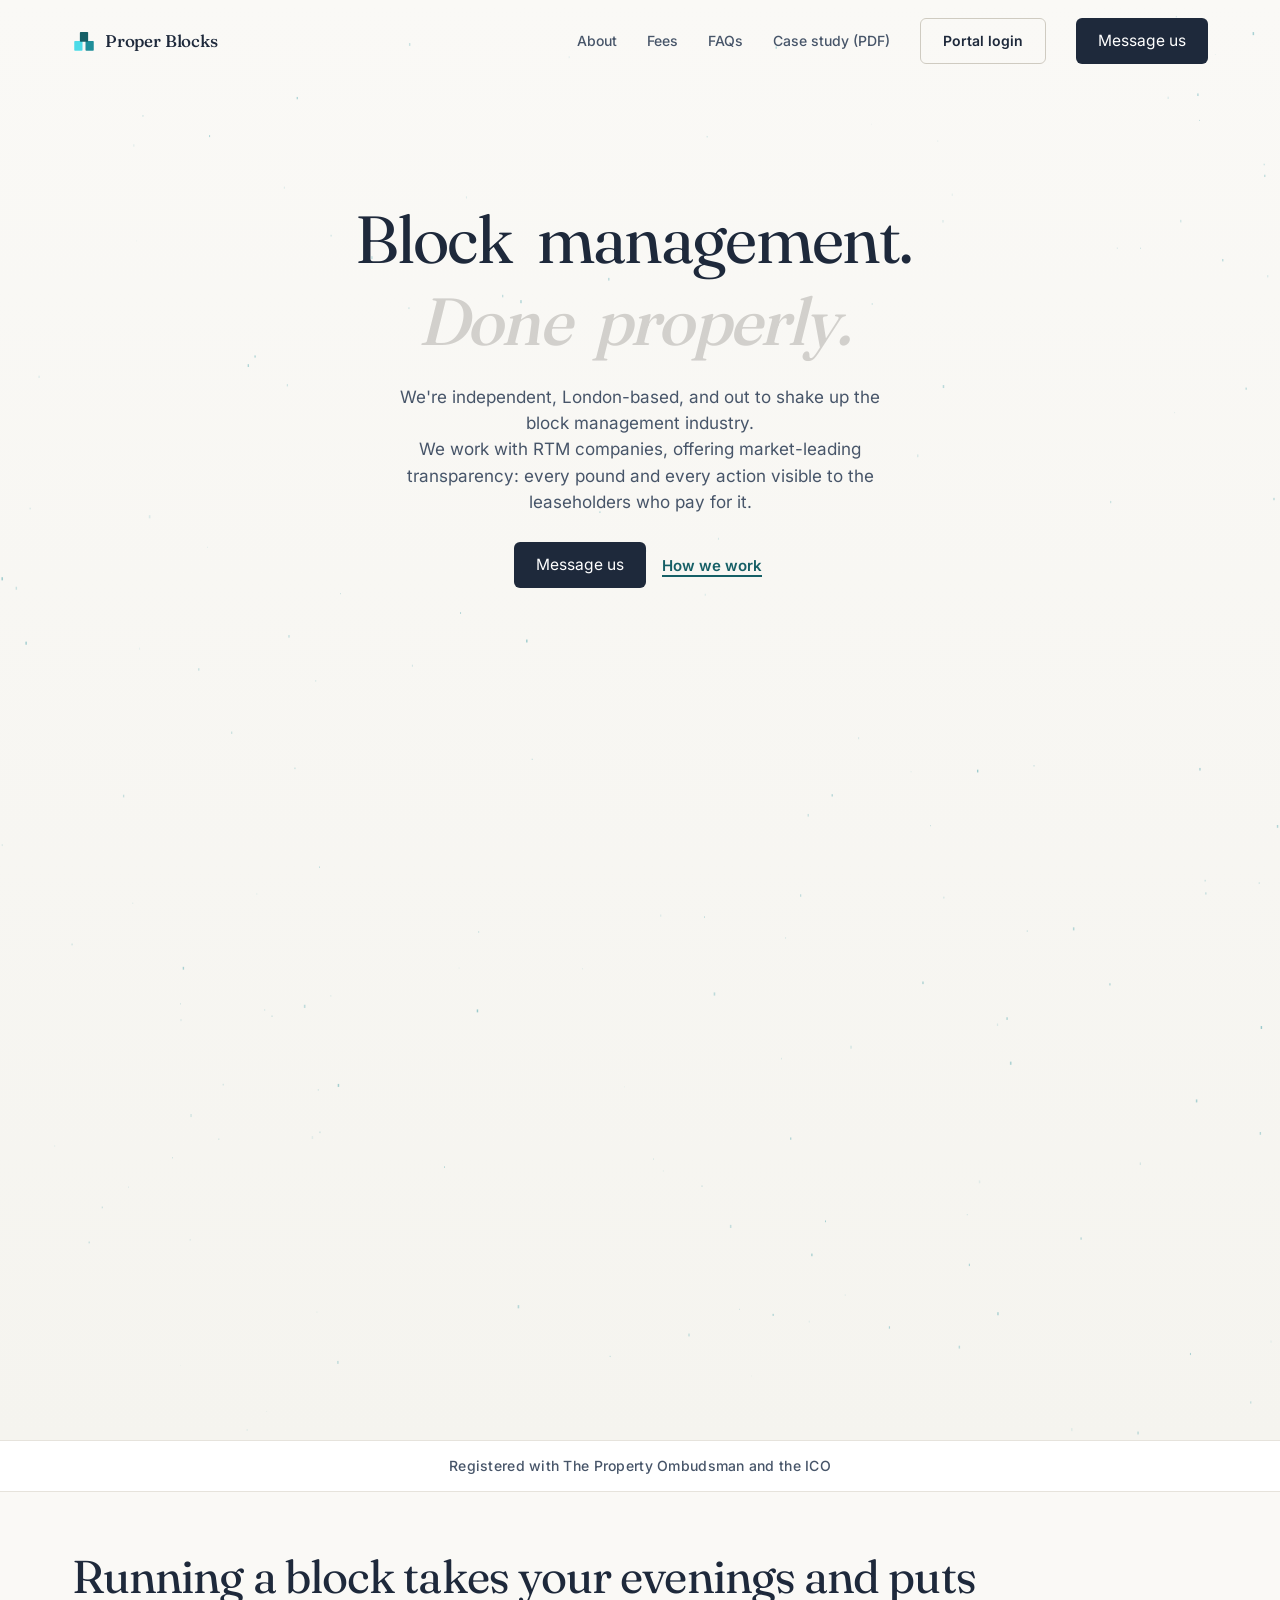
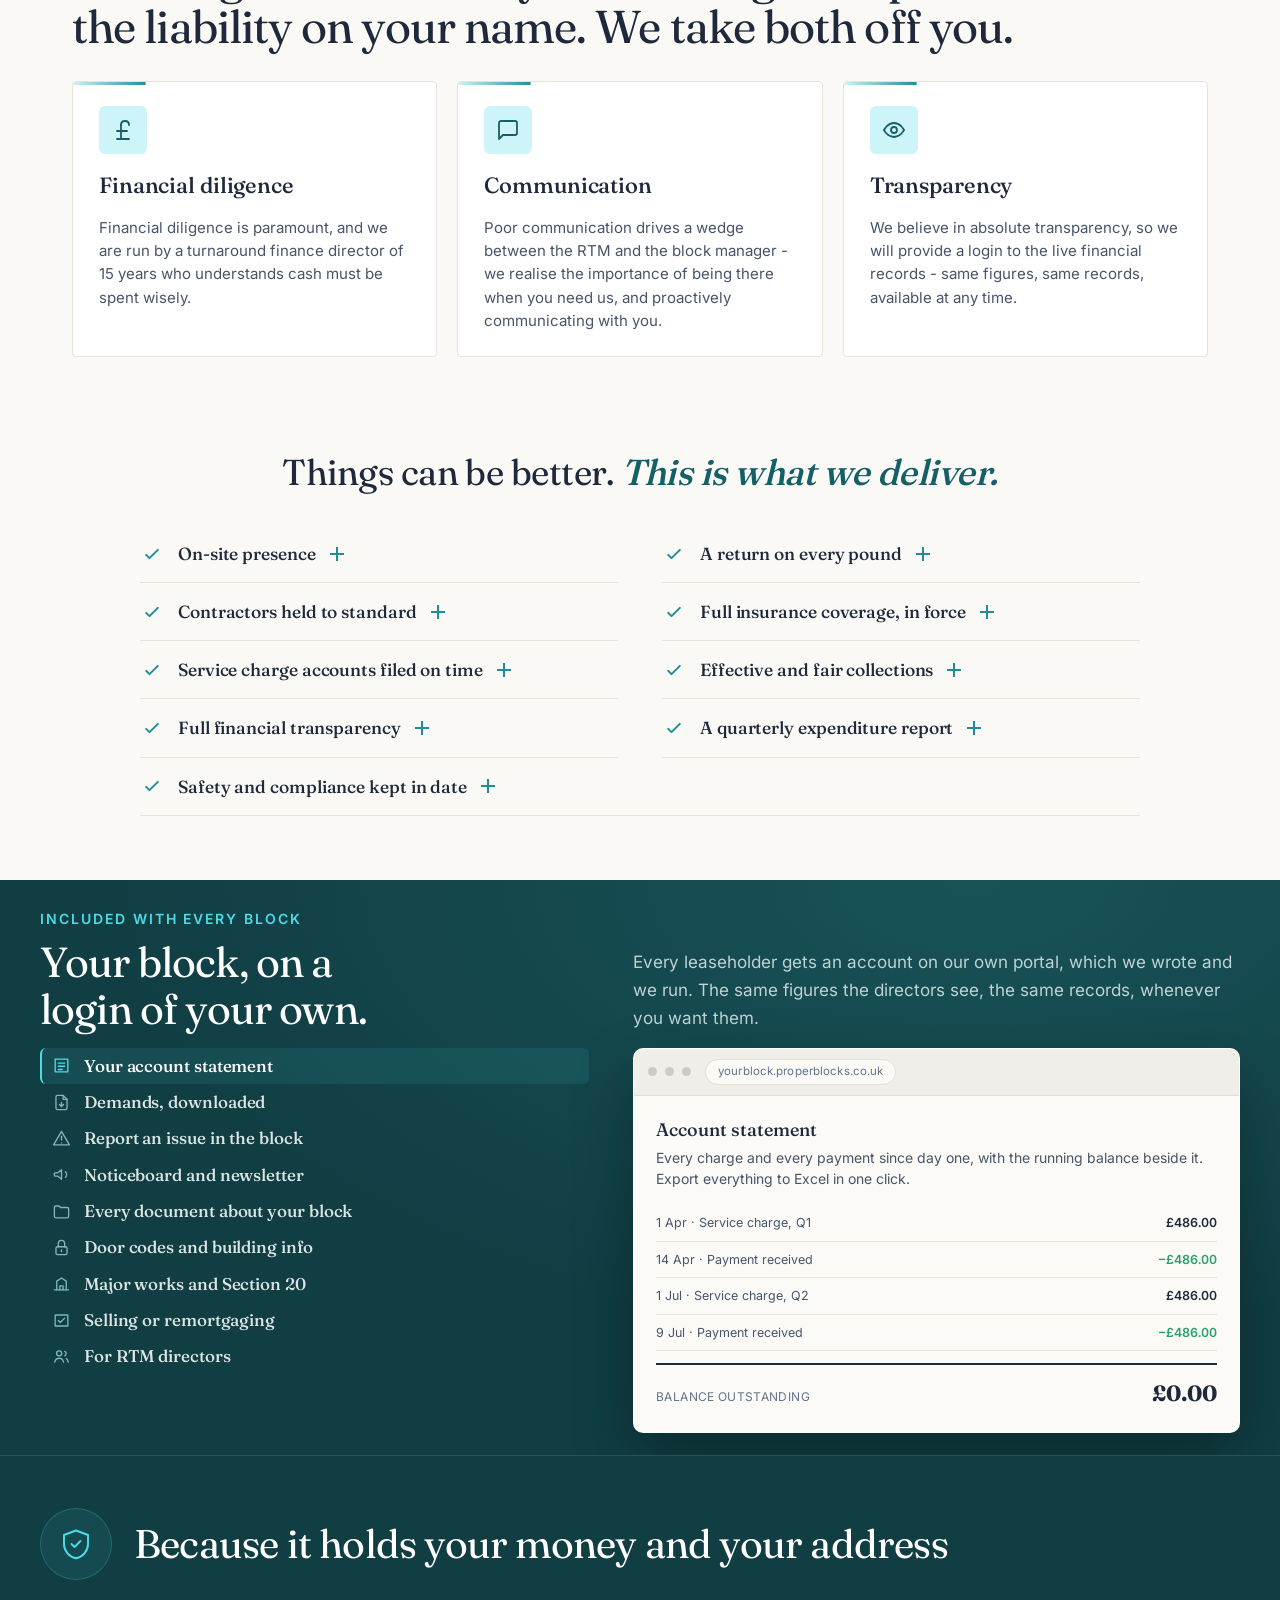
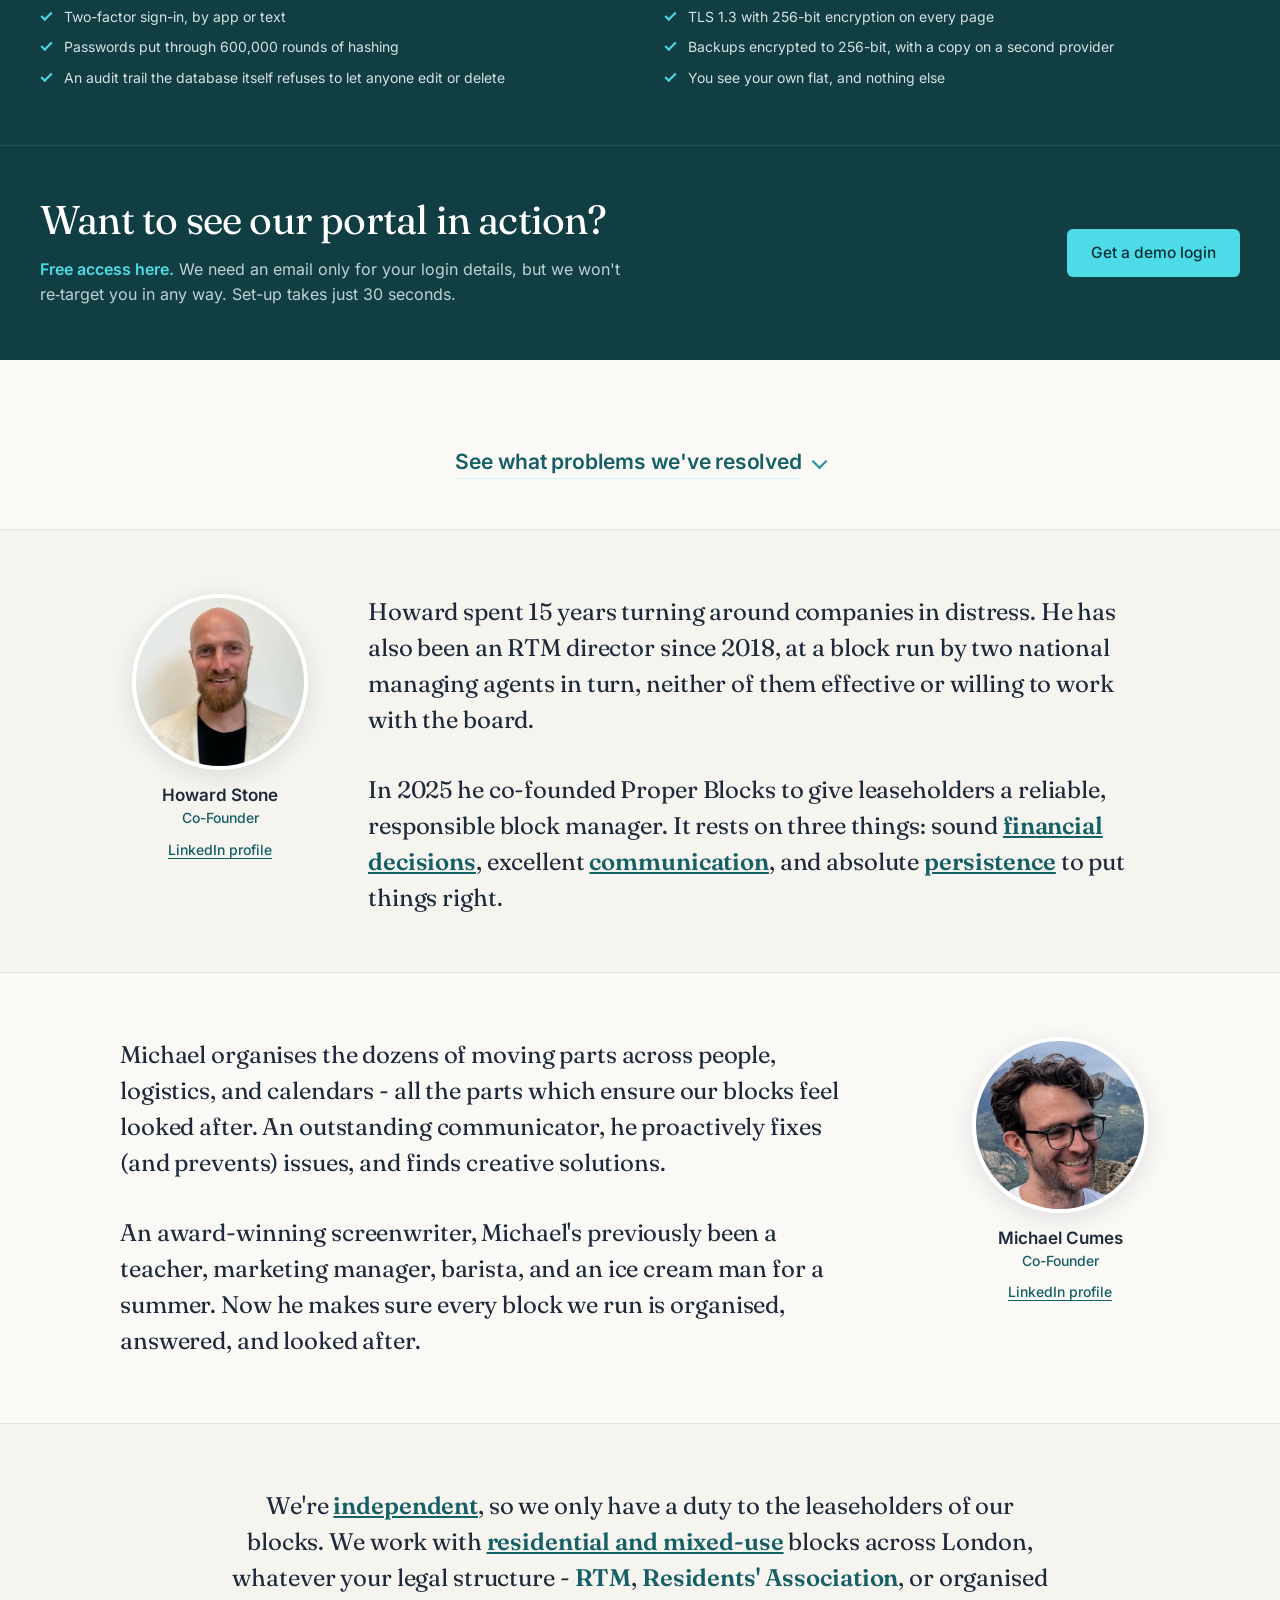
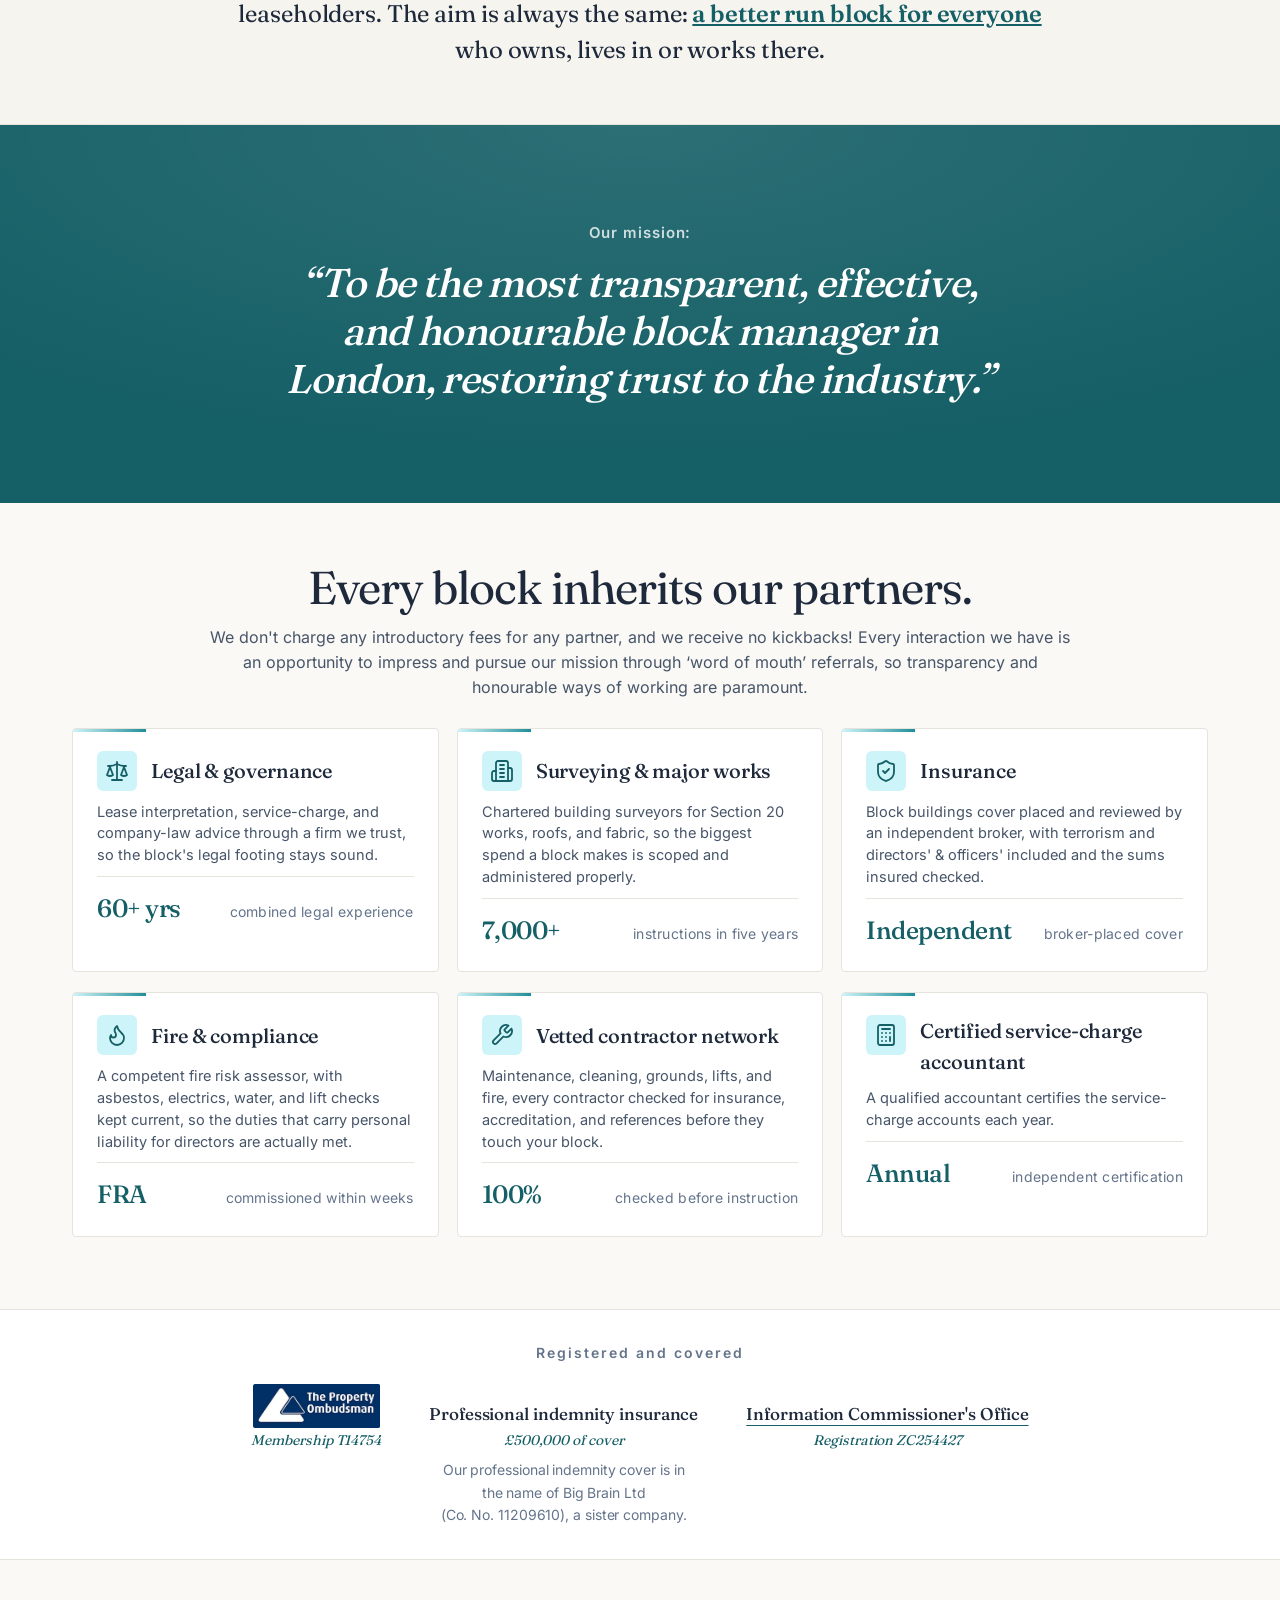
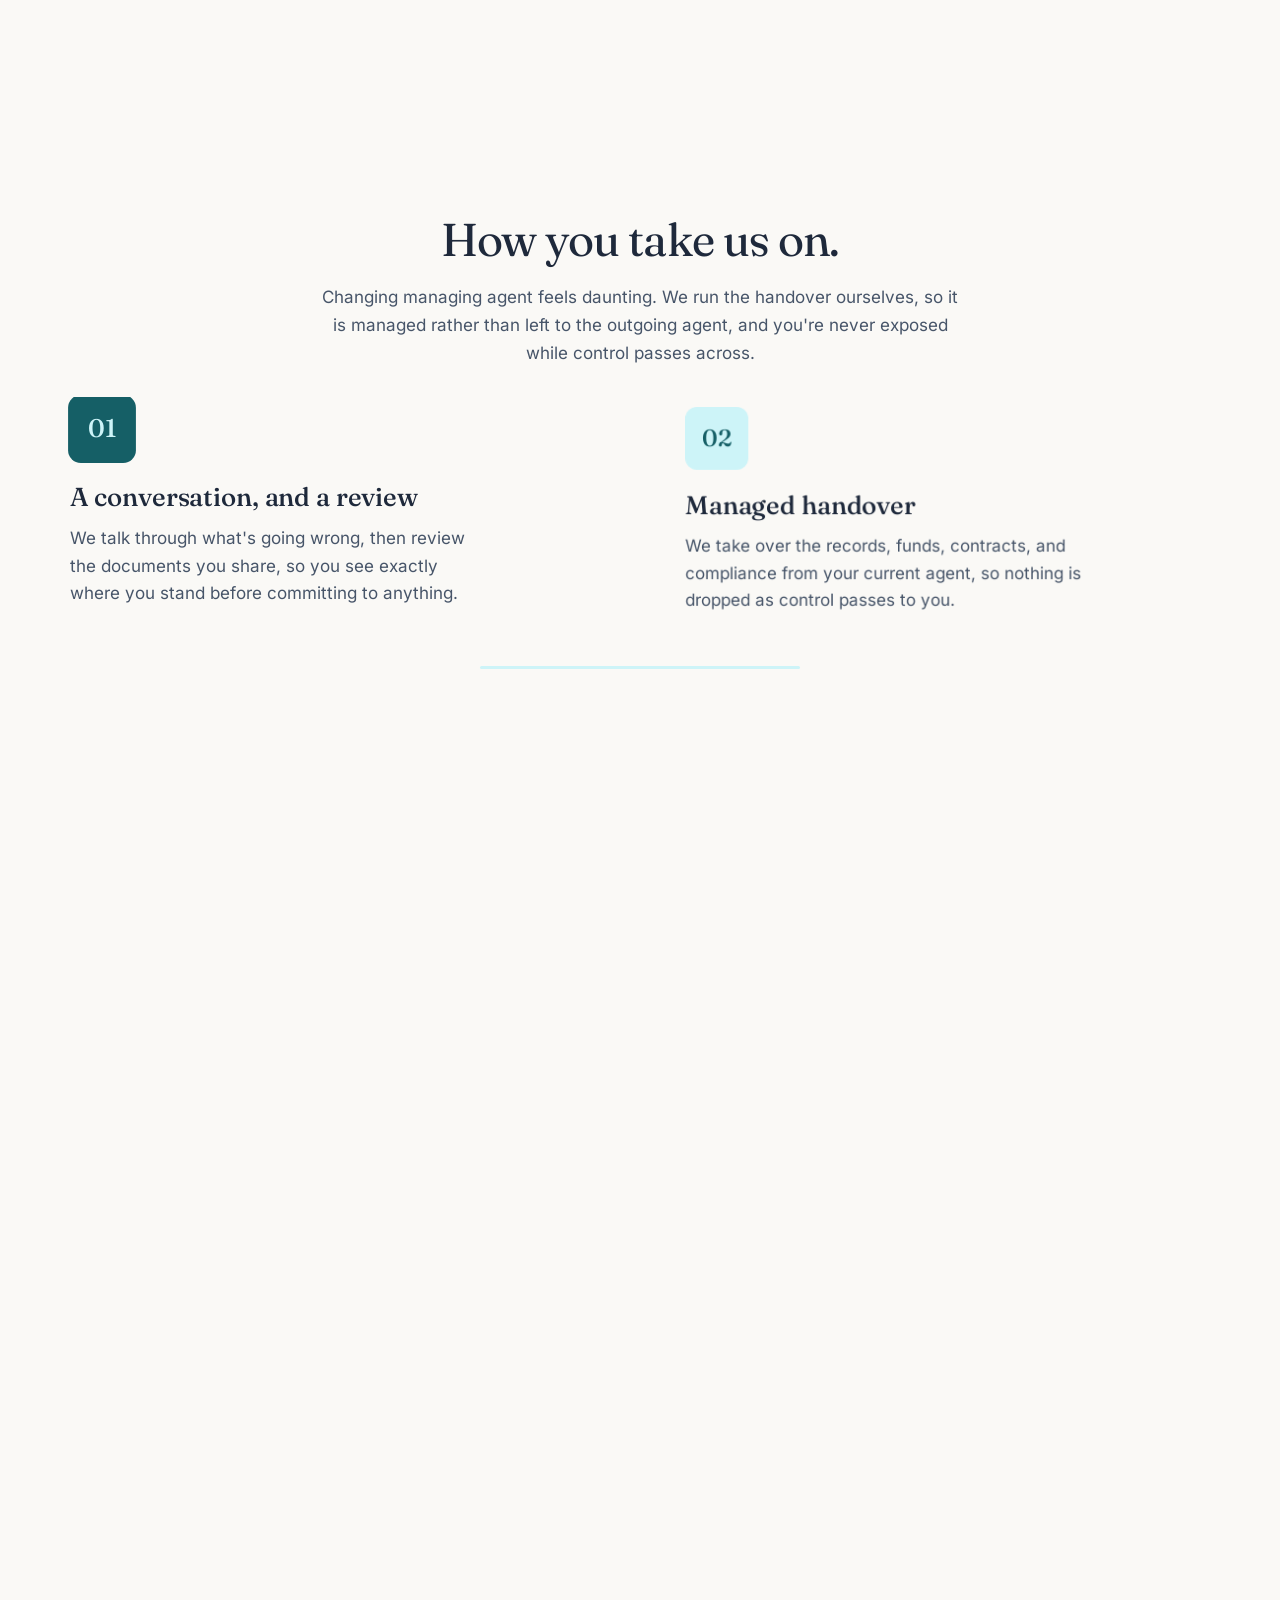
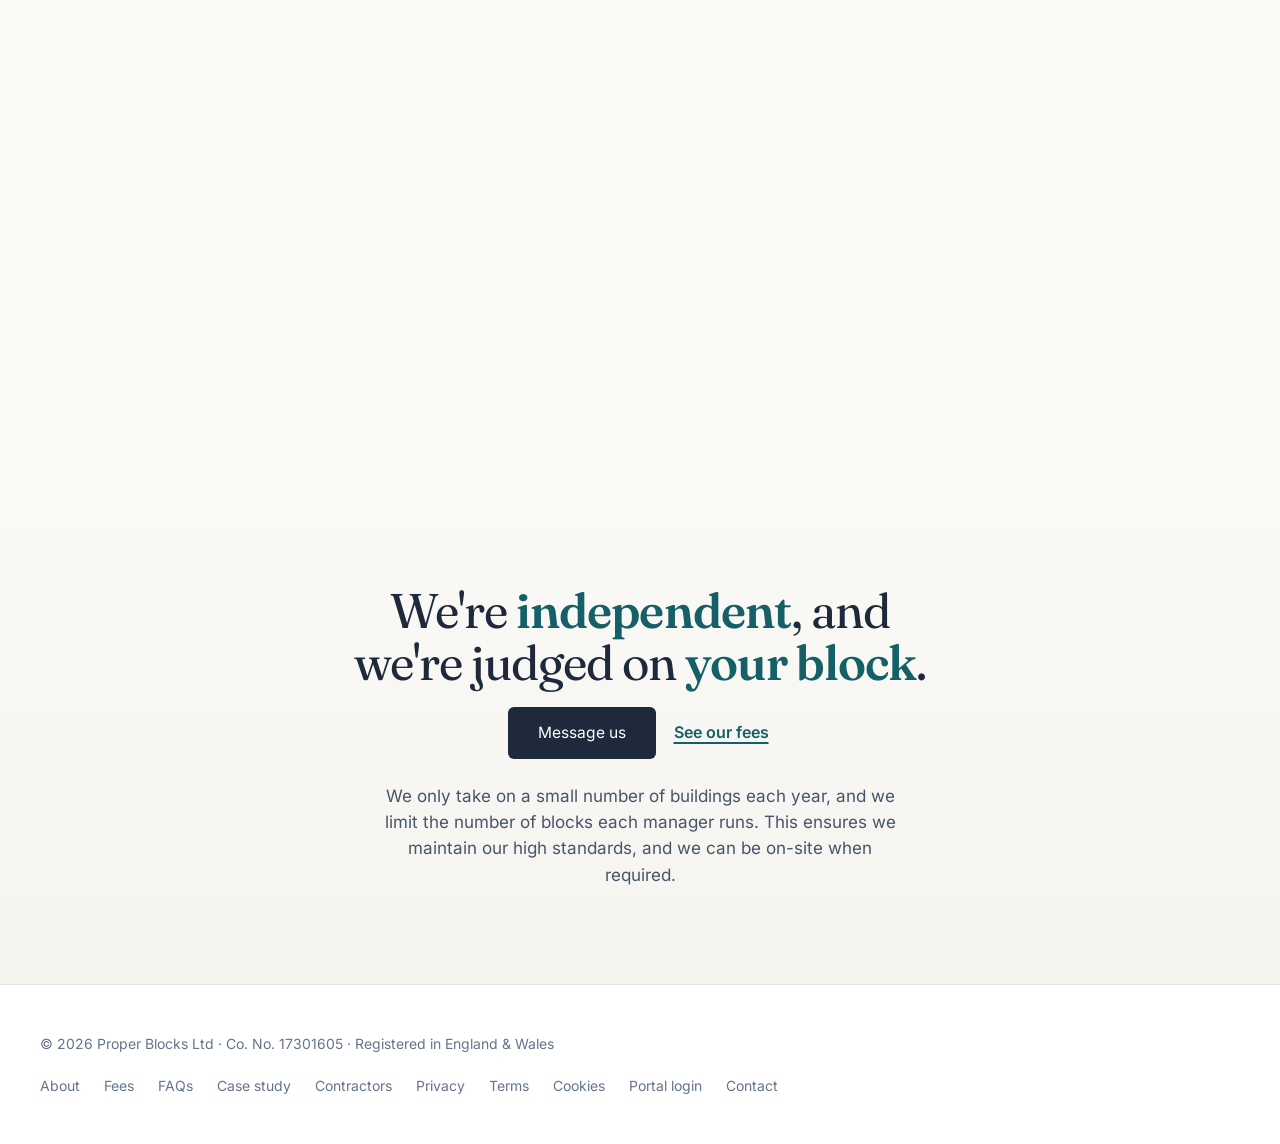
<file: index.html>
<!DOCTYPE html>
<html lang="en">
<head>
<meta charset="UTF-8">
<meta name="viewport" content="width=device-width, initial-scale=1.0">
<title>Proper Blocks - independent block management for London RTM companies</title>
<meta name="description" content="Independent London block management for RTM companies and residents' associations. Turnaround finance director as co-founder, independent of developers and freeholders.">
<meta name="theme-color" content="#155F66">

<script type="application/ld+json">
{
  "@context": "https://schema.org",
  "@graph": [
    {
      "@type": "Organization",
      "@id": "https://properblocks.co.uk/#organization",
      "name": "Proper Blocks",
      "legalName": "Proper Blocks Ltd",
      "identifier": "17301605",
      "url": "https://properblocks.co.uk/",
      "logo": "https://pub-db98ca8cff464d5a815f4823cbb00748.r2.dev/buildings.jpg",
      "description": "Independent London block management for right-to-manage (RTM) companies, resident-management companies and organised leaseholder groups.",
      "founder": [
        {
          "@type": "Person",
          "name": "Howard Stone",
          "jobTitle": "Co-Founder",
          "sameAs": ["https://www.linkedin.com/in/howard-stone-uk"],
          "hasCredential": [
            {"@type": "EducationalOccupationalCredential", "credentialCategory": "RTM Director", "name": "Right-to-manage company director since 2018"}
          ]
        },
        {
          "@type": "Person",
          "name": "Michael Cumes",
          "jobTitle": "Co-Founder",
          "sameAs": ["https://www.linkedin.com/in/michael-cumes/"]
        }
      ],
      "address": {"@type": "PostalAddress", "addressCountry": "GB", "addressRegion": "England"},
      "areaServed": {"@type": "City", "name": "London"},
      "contactPoint": {
        "@type": "ContactPoint",
        "email": "howard@properblocks.co.uk",
        "contactType": "customer service",
        "availableLanguage": "English"
      }
    },
    {
      "@type": "ProfessionalService",
      "@id": "https://properblocks.co.uk/#service",
      "name": "Proper Blocks - independent block management",
      "description": "Independent block management for London right-to-manage companies, residents' associations, and organised leaseholder groups. Financial diligence on supplier invoices, methodical service-charge recovery, statutory compliance (Building Safety Act 2022, Landlord & Tenant Act 1985 section 20, fire risk assessment, asbestos), and a proprietary leaseholder portal.",
      "provider": {"@id": "https://properblocks.co.uk/#organization"},
      "areaServed": [{"@type": "City", "name": "London"}, {"@type": "AdministrativeArea", "name": "England"}],
      "serviceType": "Residential block management",
      "audience": {"@type": "Audience", "audienceType": "Right-to-manage companies, resident-management companies, organised leaseholder groups"},
      "url": "https://properblocks.co.uk/",
      "knowsAbout": ["Right to Manage", "Section 20 consultation", "Service charge accounting", "Building Safety Act 2022", "Fire Risk Assessment", "Leasehold management", "Residents' association governance"]
    },
    {
      "@type": "WebSite",
      "@id": "https://properblocks.co.uk/#website",
      "url": "https://properblocks.co.uk/",
      "name": "Proper Blocks",
      "publisher": {"@id": "https://properblocks.co.uk/#organization"},
      "inLanguage": "en-GB"
    }
  ]
}
</script>

<meta property="og:type" content="website">
<meta property="og:title" content="Proper Blocks - block management, done properly">
<meta property="og:description" content="Independent block management for London leaseholders who run their own building. Financial diligence on every pound, with every action visible to the people who pay for it.">
<meta property="og:url" content="https://properblocks.co.uk/">
<meta property="og:site_name" content="Proper Blocks">
<meta name="twitter:card" content="summary_large_image">
<meta name="twitter:title" content="Proper Blocks - block management, done properly">
<meta name="twitter:description" content="Independent block management for London leasehold buildings.">

<link rel="canonical" href="https://properblocks.co.uk/">
<link rel="icon" type="image/svg+xml" href="data:image/svg+xml,%3Csvg%20xmlns%3D%22http%3A%2F%2Fwww.w3.org%2F2000%2Fsvg%22%20viewBox%3D%220%200%2032%2032%22%3E%3Crect%20x%3D%223%22%20y%3D%2216%22%20width%3D%2211%22%20height%3D%2213%22%20rx%3D%221%22%20fill%3D%22%234DDBE8%22%2F%3E%3Crect%20x%3D%2218%22%20y%3D%2216%22%20width%3D%2211%22%20height%3D%2213%22%20rx%3D%221%22%20fill%3D%22%231F8E99%22%2F%3E%3Crect%20x%3D%2210.5%22%20y%3D%224%22%20width%3D%2211%22%20height%3D%2213%22%20rx%3D%221%22%20fill%3D%22%23155F66%22%2F%3E%3C%2Fsvg%3E">
<link rel="preload" href="/fonts/fraunces-var.woff2" as="font" type="font/woff2" crossorigin>
<link rel="preload" href="/fonts/inter-var.woff2" as="font" type="font/woff2" crossorigin>
<link rel="stylesheet" href="/fonts/fonts-1.css">
<style>
*,*::before,*::after{box-sizing:border-box;margin:0;padding:0}
:root{
  /* Radius scale for corners of 12px or more (U-221). */
  --r-md:12px;
  --r-lg:14px;
  --r-xl:18px;
  --r-pill:999px;
  --bg:#FAF9F6;
  --panel:#FFFFFF;
  --alt:#F5F4EF;
  --ink:#1E293B;
  --ink-2:#475569;
  --ink-3:#64748B;
  --rule:#E6E3DC;
  --rule-2:#CFCBC1;
  --copper:#1F8E99;
  --copper-deep:#155F66;
  --copper-light:#CDF4F8;
  --moss:#103E43;
}
html{scroll-behavior:smooth}
@media (prefers-reduced-motion:reduce){html{scroll-behavior:auto}}
body{
  background:var(--bg);color:var(--ink);
  font-family:Inter,sans-serif;font-size:15.5px;line-height:1.55;
  -webkit-font-smoothing:antialiased;overflow-x:hidden
}

/* Header */
header{position:fixed;top:0;left:0;right:0;z-index:50;background:rgba(251,248,242,0);transition:background 0.4s ease,border-color 0.4s ease;border-bottom:1px solid transparent}
header.scrolled{background:rgba(251,248,242,0.92);backdrop-filter:blur(12px);border-bottom-color:var(--rule)}
header .inner{max-width:1200px;margin:0 auto;padding:18px 32px;display:flex;align-items:center;justify-content:space-between}
.mark{display:flex;align-items:center;gap:9px;text-decoration:none;color:var(--ink)}
.mark-glyph{width:24px;height:24px;display:flex;align-items:center;justify-content:center;transition:transform 0.4s cubic-bezier(0.4,0,0.2,1)}
.mark:hover .mark-glyph{transform:rotate(-8deg) scale(1.05)}
.mark-glyph svg{width:100%;height:100%}
.mark-name{font-family:Fraunces,serif;font-size:17px;font-weight:500;letter-spacing:-0.01em}
nav.head{display:flex;gap:30px;align-items:center}
nav.head a:not(.btn){text-decoration:none;color:var(--ink-2);font-size:14px;font-weight:500;transition:color 0.18s ease;position:relative}
nav.head a:not(.btn)::after{content:"";position:absolute;left:0;right:0;bottom:-4px;height:1px;background:var(--copper);transform:scaleX(0);transform-origin:left;transition:transform 0.32s cubic-bezier(0.22,1,0.36,1)}
nav.head a:not(.btn):hover{color:var(--copper-deep)}
nav.head a:not(.btn):hover::after{transform:scaleX(1)}
.btn{display:inline-flex;align-items:center;gap:8px;padding:11px 22px;border-radius:6px;font-size:14px;font-weight:600;text-decoration:none;border:1px solid transparent;cursor:pointer;transition:all 0.22s cubic-bezier(0.4,0,0.2,1);position:relative;overflow:hidden}
button.btn{border:none;cursor:pointer;font:inherit}
.btn-lg{padding:14px 30px;font-size:15px}
.btn-md{padding:12px 26px;font-size:15px}
.btn-sm{padding:10px 22px}
.msg-actions.is-centred{justify-content:center;margin-top:18px}
.btn:focus{outline:none}
.btn:focus-visible{outline:2px solid var(--copper);outline-offset:3px}
nav.head a:focus-visible{outline:2px solid var(--copper);outline-offset:3px;border-radius:3px}
.btn-primary{background:var(--ink);color:#fff}
.btn-primary:hover{background:var(--moss);transform:translateY(-1px);box-shadow:0 10px 24px rgba(30,41,59,0.18)}
.btn-ghost{background:transparent;color:var(--ink);border-color:var(--rule-2)}
.btn-ghost:hover{background:var(--alt)}
/* Phone top bar (Howard, 13 Oct 2026 picker: "Keep Message us, drop Portal
   login"): every label on one line, and up to 520px the bar holds the name and
   Message us only. Portal login stays in the portal section and the footer.
   Both buttons overflow anywhere up to 520px. */
header .btn,.mark-name{white-space:nowrap}
@media (max-width:520px){
  header .inner{padding:14px 20px}
  nav.head .btn{min-height:44px;padding:11px 16px}
  nav.head .btn-ghost{display:none}
}

/* Hero with particle-text headline morph + ambient particle field */
/* Hero stage: 200vh sticky pin so the user's first 100vh of scroll lights the
   second phase of the H1 manifesto ("done properly") without the page moving.
   Once both phases are lit, sticky releases and the rest of the page scrolls
   naturally. */
.hero-stage{position:relative;min-height:160vh;z-index:2;background:linear-gradient(180deg,var(--bg) 0%,var(--alt) 100%)}
.hero-wrap{position:relative;overflow:hidden;background:linear-gradient(180deg,var(--bg) 0%,var(--alt) 100%)}
.hero-particles-bg{position:absolute;inset:0;pointer-events:none;opacity:0.5}
/* Top padding clears the fixed header (61px tall) with room to spare, and
   every type size below is capped in vh as well as vw, so the hero block
   fits inside 100vh on a short laptop viewport instead of overflowing
   upwards and putting the top of the H1 behind the header (14 Aug 2026). */
.hero{position:sticky;top:0;height:100vh;display:flex;flex-direction:column;justify-content:center;align-items:center;gap:clamp(18px,4.5vh,48px);padding:92px 32px 40px;max-width:960px;margin:0 auto;text-align:center}
.hero-text{display:flex;flex-direction:column;align-items:center}
.hero .lede,.hero-static-fallback{margin-left:auto;margin-right:auto}
.hero-ctas,.hero-meta{justify-content:center}
.hero-eyebrow{display:inline-flex;align-items:center;gap:8px;font-size:14px;font-weight:600;letter-spacing:0.12em;color:var(--copper-deep);margin-bottom:20px;opacity:0;transform:translateY(8px);transition:opacity 0.7s ease 0.2s,transform 0.7s ease 0.2s}
.hero-eyebrow.in{opacity:1;transform:translateY(0)}
.hero-eyebrow::before{content:"";width:24px;height:1px;background:var(--copper);display:inline-block}

/* Manifesto H1 - two-phase reveal (Ken-style). Phase A on load timer,
   Phase B word-lit by scrollY progress through the .hero-stage. */
.hero-manifesto{font-family:Fraunces,serif;font-weight:400;font-size:clamp(34px,min(5.4vw,7.4vh),68px);line-height:1.05;letter-spacing:-0.025em;color:var(--ink);margin:0 auto clamp(16px,3vh,32px);max-width:760px;text-wrap:balance}
.hero-manifesto .phase{display:block}
.hero-manifesto .phase-b{margin-top:0.18em}
.hero-manifesto .w{display:inline-block;margin-right:0.2em;color:rgba(31,27,23,0.18);transition:color 0.45s ease}
.hero-manifesto .w.lit{color:var(--ink)}
.hero-manifesto .w.em{font-style:italic;font-weight:500}
.hero-manifesto .w.em.lit{color:var(--copper-deep)}

.hero-static-fallback{display:block;font-family:Fraunces,serif;font-weight:400;font-size:clamp(46px,5.4vw,68px);line-height:1.02;letter-spacing:-0.025em;color:var(--ink);margin-bottom:24px}
.hero-static-fallback em{font-style:italic;color:var(--copper-deep);font-weight:500}

/* Unravel: "Proper Blocks" wordmark grows from the bottom in 5 scroll-driven
   stages (one stage per scroll-wheel notch). Lives inside the hero, just
   below the CTAs. The 5-stage progression is wired to scrollY in the
   manifesto IIFE at the bottom of this file. */
.unravel{padding:0}
.hero-unravel{padding:0;margin-top:8px}
.unravel-inner{max-width:920px;margin:0 auto;display:flex;align-items:flex-end;justify-content:center;gap:22px;flex-wrap:nowrap;clip-path:inset(100% 0 0 0);transition:clip-path 0.32s cubic-bezier(0.4,0,0.2,1)}
.unravel-glyph{width:clamp(48px,8vh,80px);height:clamp(48px,8vh,80px);display:flex;align-items:center;justify-content:center;flex-shrink:0}
.unravel-glyph svg{width:100%;height:100%;overflow:visible}
.unravel-word{font-family:Fraunces,Georgia,serif;font-weight:500;font-size:clamp(40px,min(7.4vw,9.5vh),94px);letter-spacing:-0.025em;color:var(--ink);line-height:1;padding:0.04em 0;white-space:nowrap}

/* Five discrete stages — clip-path reveals from the bottom (100% top-inset
   = fully clipped; 0% = fully visible). 20% per stage. */
.unravel.stage-1 .unravel-inner{clip-path:inset(80% 0 0 0)}
.unravel.stage-2 .unravel-inner{clip-path:inset(60% 0 0 0)}
.unravel.stage-3 .unravel-inner{clip-path:inset(40% 0 0 0)}
.unravel.stage-4 .unravel-inner{clip-path:inset(20% 0 0 0)}
.unravel.stage-5 .unravel-inner{clip-path:inset(0 0 0 0)}

@media (prefers-reduced-motion:reduce){
  .unravel-inner{clip-path:none;transition:none}
}

/* Pillars intro - sits between the unravel and the two-pillar grid */
.pillars-intro{padding:96px 32px 24px;text-align:center}
.pillars-intro p{font-family:Fraunces,Georgia,serif;font-size:clamp(22px,2.6vw,32px);font-weight:500;line-height:1.25;letter-spacing:-0.012em;color:var(--ink);max-width:720px;margin:0 auto;text-wrap:balance}
.pillars-intro em{font-style:italic;color:var(--copper-deep);font-weight:500}

.hero-pillars{font-family:Fraunces,serif;font-weight:500;font-size:clamp(20px,2.2vw,28px);line-height:1.2;letter-spacing:-0.01em;color:var(--ink);max-width:600px;margin:0 auto 14px;opacity:0;transform:translateY(8px);transition:opacity 0.7s ease 0.35s,transform 0.7s ease 0.35s}
.hero-pillars em{font-style:italic;color:var(--copper-deep);font-weight:500}
.hero-pillars.in{opacity:1;transform:translateY(0)}

.hero .lede{font-size:17px;color:var(--ink-2);line-height:1.55;max-width:520px;margin-bottom:clamp(16px,3vh,32px);opacity:0;transform:translateY(8px);transition:opacity 0.7s ease 0.5s,transform 0.7s ease 0.5s}
.hero .lede.in{opacity:1;transform:translateY(0)}
.hero-ctas{display:flex;gap:12px;align-items:center;margin-bottom:clamp(10px,2vh,38px);flex-wrap:wrap;opacity:0;transform:translateY(8px);transition:opacity 0.7s ease 0.7s,transform 0.7s ease 0.7s}
.hero-ctas.in{opacity:1;transform:translateY(0)}
/* Short viewports (laptop at high zoom, phone in landscape): anchor the hero
   block to the top so the padding that clears the header is always honoured,
   and tighten the type so the whole block still fits above the fold. A media
   query adds no specificity, so this block must sit AFTER the .hero, .lede and
   .hero-ctas base rules or the base values win and the overrides do nothing. */
@media (max-height:640px){
  .hero{justify-content:flex-start;padding-top:96px;gap:14px}
  .hero .lede{font-size:15px;margin-bottom:12px}
  .hero-ctas{margin-bottom:6px}
  .unravel-word{font-size:clamp(30px,8vh,60px)}
  .unravel-glyph{width:clamp(36px,8vh,60px);height:clamp(36px,8vh,60px)}
}

/* Trust strip */
/* The slim band directly under the opening screen: the three names only, no
   membership numbers. Those live in the full section further down the page,
   so a stranger sees the credentials at once without the page opening on
   paperwork (A+, Howard, 15 Aug 2026). */
.trust-strip{padding:14px 32px;background:var(--panel);border-top:1px solid var(--rule);border-bottom:1px solid var(--rule);position:relative;z-index:2}
.trust-strip-inner{max-width:1200px;margin:0 auto;display:flex;gap:14px 40px;flex-wrap:wrap;align-items:center;justify-content:center;text-align:center}
.trust-strip-inner span{font-size:14px;letter-spacing:0.02em;color:var(--ink-2);font-weight:500}
.trust{padding:32px 32px;background:var(--panel);border-top:1px solid var(--rule);border-bottom:1px solid var(--rule);position:relative;z-index:2}
.trust-inner{max-width:1200px;margin:0 auto;display:flex;flex-direction:column;align-items:center;gap:20px;text-align:center}
/* Credentials band: parked 12 Aug 2026 pending the ombudsman number and the
   professional-body position, restored 14 Aug 2026 now both are settled. Every
   row carries a number a board can look up, so nothing goes in without one. */
.trust-label{font-size:14px;letter-spacing:0.14em;color:var(--ink-3);font-weight:600}
.trust-creds{display:flex;gap:48px;align-items:flex-start;flex-wrap:wrap;justify-content:center}
.trust-creds .c{font-family:Fraunces,serif;font-size:17px;color:var(--ink);font-weight:500;letter-spacing:-0.005em;display:flex;flex-direction:column;align-items:center;gap:2px;opacity:0;transform:translateY(8px);transition:opacity 0.6s ease,transform 0.6s ease;text-align:center}
.trust-creds .c.in{opacity:1;transform:translateY(0)}
.trust-creds .c:nth-child(1).in{transition-delay:0s}
.trust-creds .c:nth-child(2).in{transition-delay:0.08s}
.trust-creds .c:nth-child(3).in{transition-delay:0.16s}
.trust-creds .c:nth-child(4).in{transition-delay:0.24s}
.trust-creds .c .ind{color:var(--copper-deep);font-style:italic;font-weight:400;font-size:14px}
/* A credential a board can check for itself (23 Aug 2026). Two of the three
   rows now carry the register entry that proves them - the ombudsman's own
   member record and the ICO's own register page - so nobody has to take our
   word for a number typed on our own website. The link keeps the ink colour so
   the row still reads as a credential rather than as navigation; the rule
   underneath is the only thing that says it is clickable. */
/* Underline, not a border: the border was #CFCBC1 on white, 1.62:1, and a flex
   item's border spans the whole box, so at 390px the two-line ICO link drew one
   full-width rule under its second line only. An underline follows the words on
   every line and clears 3:1. */
.trust-creds .c a{color:inherit;text-decoration:underline;text-decoration-thickness:1px;text-underline-offset:5px;text-decoration-color:var(--copper-deep);transition:color 0.18s ease,text-decoration-color 0.18s ease}
.trust-creds .c a:hover{color:var(--copper-deep)}
.trust-creds .c a:focus-visible{outline:2px solid var(--copper-deep);outline-offset:3px;border-radius:3px}
/* Every credential's name sits in a slot the logo's height, set on its foot, so
   the three reference numbers underneath share one line. */
.trust-creds .c > .nm,.trust-creds .c > a:first-child{min-height:44px;display:flex;align-items:flex-end;justify-content:center}
@media (max-width:760px){.trust-creds .c > .nm,.trust-creds .c > a:first-child{min-height:0}}
.trust-creds .c a.logo-link{text-decoration:none;display:block;line-height:0;border-radius:4px}
.trust-creds .c a.logo-link:hover{opacity:0.88}
.trust-creds .c .cred-logo{display:block;height:44px;width:auto}

/* Section base */
.section{max-width:1200px;margin:0 auto;padding:96px 32px;position:relative}
#approach{padding-bottom:40px}
.section-head{max-width:760px;margin-bottom:56px}
/* Partners intro is centred on the page (Howard, 14 Aug 2026) */
#partners .section-head{margin-left:auto;margin-right:auto;text-align:center}
#partners .section-head p{margin-left:auto;margin-right:auto}
.section-head h2{font-family:Fraunces,serif;font-weight:400;font-size:clamp(34px,3.8vw,46px);letter-spacing:-0.02em;line-height:1.1;color:var(--ink);margin-bottom:18px;text-wrap:balance}
.section-head h2 .w{display:inline-block;opacity:0;transform:translateY(20px);color:var(--ink);transition:opacity 0.95s cubic-bezier(0.22,1,0.36,1),transform 0.95s cubic-bezier(0.22,1,0.36,1),color 0.95s cubic-bezier(0.22,1,0.36,1)}
.section-head h2 .w.in{opacity:1;transform:translateY(0)}
.section-head h2 .w.em{color:var(--copper-deep);font-style:italic;font-weight:500}
.section-head h2 em{font-style:italic;color:var(--copper-deep);font-weight:500}
.section-head p{font-size:17px;color:var(--ink-2);line-height:1.65;max-width:640px;opacity:0;transform:translateY(8px);transition:opacity 0.6s ease 0.3s,transform 0.6s ease 0.3s}
.section-head p.in{opacity:1;transform:translateY(0)}

/* Pillars */
.pillars{display:grid;grid-template-columns:repeat(3,1fr);gap:20px}
.pillars.two-up{grid-template-columns:repeat(2,1fr);gap:28px;max-width:980px;margin:0 auto}
.pillar{background:var(--panel);border:1px solid var(--rule);border-radius:4px;padding:32px 30px;display:flex;flex-direction:column;gap:14px;position:relative;transition:transform 0.32s cubic-bezier(0.4,0,0.2,1),box-shadow 0.32s ease,border-color 0.32s ease;opacity:0;transform:translateY(22px);overflow:hidden}
.pillar.in{opacity:1;transform:translateY(0)}
/* What we deliver - the standing commitment list. Two columns of ticked rows;
   the reveal delay is defined for every child, so no row arrives unanimated. */
.deliver-grid{display:grid;grid-template-columns:repeat(2,1fr);gap:0 44px;max-width:1000px;margin:0 auto}
.deliver-item{border-bottom:1px solid var(--rule);opacity:0;transform:translateY(14px);transition:opacity 0.55s ease,transform 0.55s cubic-bezier(0.22,1,0.36,1)}
.deliver-item.in{opacity:1;transform:none}
.deliver-item:nth-child(1){transition-delay:0s}
.deliver-item:nth-child(2){transition-delay:0.06s}
.deliver-item:nth-child(3){transition-delay:0.12s}
.deliver-item:nth-child(4){transition-delay:0.18s}
.deliver-item:nth-child(5){transition-delay:0.24s}
.deliver-item:nth-child(6){transition-delay:0.30s}
.deliver-item:nth-child(7){transition-delay:0.36s}
.deliver-item:nth-child(8){transition-delay:0.42s}
.deliver-item:nth-child(9){transition-delay:0.48s}
.deliver-item:nth-child(10){transition-delay:0.54s}
/* An odd number of promises used to be impossible here, so nothing handled it.
   Removing the client-account line on 26 Aug 2026 left nine, and the ninth sat
   in a half-width column with an empty column beside it. The last item spans
   the grid whenever the count is odd, so the list stays square at any length. */
.deliver-item:last-child:nth-child(odd){grid-column:1 / -1}
.deliver-item > summary{display:grid;grid-template-columns:22px auto 18px 1fr;gap:14px;align-items:center;padding:17px 2px;cursor:pointer;list-style:none}
.deliver-item > summary::-webkit-details-marker{display:none}
.deliver-item > summary:focus-visible{outline:2px solid var(--copper-deep);outline-offset:3px;border-radius:3px}
.deliver-label{font-family:Fraunces,Georgia,serif;font-weight:500;font-size:17.5px;letter-spacing:-0.005em;color:var(--ink)}
.deliver-plus{position:relative;width:14px;height:14px;justify-self:start}
.deliver-plus::before,.deliver-plus::after{content:"";position:absolute;background:var(--copper);transition:transform 0.25s ease}
.deliver-plus::before{top:6px;left:0;width:14px;height:2px}
.deliver-plus::after{left:6px;top:0;width:2px;height:14px}
.deliver-item[open] .deliver-plus::after{transform:rotate(90deg)}
.deliver-item > p{font-size:15px;color:var(--ink-2);line-height:1.55;padding:0 22px 18px 36px}
.deliver-tick{display:flex;color:var(--copper)}
.deliver-tick svg{width:20px;height:20px;fill:none;stroke:currentColor;stroke-width:2.4;stroke-linecap:round;stroke-linejoin:round}
.deliver-close{max-width:1000px;margin:34px auto 0;text-align:center}
.deliver-close span{font-family:Fraunces,Georgia,serif;font-style:italic;font-size:19px;color:var(--copper-deep);opacity:0;transform:translateY(8px);display:inline-block;transition:opacity 0.6s ease,transform 0.6s ease}
/* Mission band - the mission line stands on its own between who we are and
   the partners. It used to sit directly above the casework with no bottom
   padding so the two read as one block; the 15 Aug reorder separated them,
   so it now closes itself.
   NO scroll-reveal on this one. Everything else on the page starts at
   opacity 0 and is revealed by the IntersectionObserver, which means it stays
   invisible if that script ever fails. For the sentence that states what the
   company is FOR, that trade is wrong: it is painted on, always. */
.mission-band{background:var(--copper-deep);padding:96px 32px 100px;text-align:center;position:relative;overflow:hidden}
.mission-band::before{content:"";position:absolute;inset:0;background:radial-gradient(120% 140% at 50% 0%,rgba(255,255,255,0.10),transparent 62%);pointer-events:none}
.mission-inner{position:relative;max-width:900px;margin:0 auto}
.mission-kicker{margin:0 0 14px}
.mission-kicker span{display:inline-block;font-family:Inter,system-ui,sans-serif;font-style:normal;font-weight:600;font-size:15px;letter-spacing:0.06em;color:rgba(255,255,255,0.78)}
.mission-quote{margin:0;border:0;padding:0}
.mission-quote span{display:inline-block;font-family:Fraunces,Georgia,serif;font-style:italic;font-weight:500;font-size:clamp(25px,3.4vw,40px);line-height:1.2;letter-spacing:-0.015em;color:#fff;text-wrap:balance}
@media (max-width:640px){.mission-band{padding:72px 24px 76px}}
.deliver-close span.in{opacity:1;transform:none}
@media (max-width:860px){.deliver-grid{grid-template-columns:1fr;gap:0}}

/* Portal band - the leaseholder portal that ships with every block. A dark
   moss band so it reads as its own product inside the page. Left column is
   the feature list, right is a mock portal window whose pane swaps with the
   active feature. The swap is opacity driven by an .is-on class the script
   moves; with no script at all, or with reduced motion, the first pane stays
   lit and every feature label is still readable, so nothing is hidden behind
   the animation. The panes are decorative (aria-hidden) - the words a reader
   needs are in the list itself. */
.portal-band{background:var(--moss);color:#EDEFEE;padding:56px 32px 60px;position:relative;overflow:hidden}
.portal-band::before{content:"";position:absolute;inset:0;background:radial-gradient(110% 130% at 76% 0%,rgba(77,219,232,0.13),transparent 62%);pointer-events:none}
.portal-inner{position:relative;max-width:1200px;margin:0 auto;display:grid;grid-template-columns:minmax(0,0.95fr) minmax(0,1.05fr);grid-template-areas:'head head' 'feats screen';column-gap:44px;row-gap:24px;align-items:start}
.portal-head{grid-area:head;max-width:640px;align-self:center}
.portal-eyebrow{font-size:14px;letter-spacing:0.14em;text-transform:uppercase;font-weight:600;color:#4DDBE8;margin:0 0 14px}
.portal-head h2{font-family:Fraunces,serif;font-weight:400;font-size:clamp(30px,3.4vw,42px);line-height:1.1;letter-spacing:-0.02em;color:#FFFFFF;margin:0 0 16px;text-wrap:balance}
.portal-head h2 .w{display:inline-block;opacity:0;transform:translateY(20px);transition:opacity 0.95s cubic-bezier(0.22,1,0.36,1),transform 0.95s cubic-bezier(0.22,1,0.36,1)}
.portal-head h2 .w.in{opacity:1;transform:translateY(0)}
.portal-head h2 em{font-style:italic;color:#4DDBE8;font-weight:500}
.portal-head .portal-lede{font-size:17px;line-height:1.65;color:#BFD2D2;max-width:640px;opacity:0;transform:translateY(8px);transition:opacity 0.6s ease 0.3s,transform 0.6s ease 0.3s}
.portal-head .portal-lede.in{opacity:1;transform:none}
.portal-feats{grid-area:feats;list-style:none;margin:0;padding:0}
.pf{display:grid;grid-template-columns:20px 1fr;gap:12px;align-items:center;width:100%;padding:8px 12px 8px 10px;font:inherit;text-align:left;color:inherit;background:none;border:0;border-radius:6px;border-left:2px solid transparent;cursor:pointer;transition:background 0.3s ease,border-color 0.3s ease;opacity:0;transform:translateY(12px)}
.pf.in{opacity:1;transform:none;transition:background 0.3s ease,border-color 0.3s ease,opacity 0.55s ease,transform 0.55s cubic-bezier(0.22,1,0.36,1)}
.pf:nth-child(1){transition-delay:0s}
.pf:nth-child(2){transition-delay:0.05s}
.pf:nth-child(3){transition-delay:0.10s}
.pf:nth-child(4){transition-delay:0.15s}
.pf:nth-child(5){transition-delay:0.20s}
.pf:nth-child(6){transition-delay:0.25s}
.pf:nth-child(7){transition-delay:0.30s}
.pf:nth-child(8){transition-delay:0.35s}
.pf:nth-child(9){transition-delay:0.40s}
.pf:hover{background:rgba(77,219,232,0.05)}
.pf:hover .pf-label{color:#FFFFFF}
.pf:focus-visible{outline:2px solid #4DDBE8;outline-offset:2px}
.pf.is-on{background:rgba(77,219,232,0.09);border-left-color:#4DDBE8}
.pf .pf-ic{display:flex;color:#7FB6BC;transition:color 0.3s ease}
.pf.is-on .pf-ic{color:#4DDBE8}
.pf .pf-ic svg{width:19px;height:19px;fill:none;stroke:currentColor;stroke-width:1.7;stroke-linecap:round;stroke-linejoin:round}
.pf .pf-label{font-family:Fraunces,Georgia,serif;font-weight:500;font-size:17px;letter-spacing:-0.005em;color:#DCE5E4;transition:color 0.3s ease}
.pf.is-on .pf-label{color:#FFFFFF}

/* Mock portal window. Sticky on desktop so the panes stay beside the list. */
.portal-screen{grid-area:screen;background:#FBFAF7;border-radius:10px;border:1px solid rgba(255,255,255,0.14);box-shadow:0 24px 60px rgba(0,0,0,0.30);overflow:hidden;opacity:0;transform:translateY(18px);transition:opacity 0.7s ease,transform 0.7s cubic-bezier(0.22,1,0.36,1)}
.portal-screen.in{opacity:1;transform:none}
.ps-chrome{display:flex;align-items:center;gap:8px;padding:10px 14px;background:#F0EEE8;border-bottom:1px solid #E1DED5}
.ps-dot{width:9px;height:9px;border-radius:50%;background:#CFCBC1}
.ps-url{margin-left:6px;font-size:11.5px;color:var(--ink-3);background:#FBFAF7;border:1px solid #E1DED5;border-radius:var(--r-pill);padding:3px 12px;letter-spacing:0.01em}
.ps-stage{display:grid;min-height:326px}
.ps-pane{grid-area:1 / 1;position:relative;padding:20px 22px 22px;opacity:0;visibility:hidden;transform:translateY(10px);transition:opacity 0.5s ease,transform 0.5s cubic-bezier(0.22,1,0.36,1),visibility 0s linear 0.5s}
.ps-pane.is-on{opacity:1;visibility:visible;transform:none;transition:opacity 0.5s ease,transform 0.5s cubic-bezier(0.22,1,0.36,1),visibility 0s}
.ps-pane:focus-visible{outline:2px solid var(--copper-deep);outline-offset:-4px}
.ps-title{font-family:Fraunces,Georgia,serif;font-size:18px;font-weight:500;color:var(--ink);margin-bottom:4px}
.ps-cap{font-size:14px;line-height:1.5;color:var(--ink-2);margin-bottom:16px}
.pm-row{display:flex;align-items:center;justify-content:space-between;gap:14px;padding:8px 0;border-bottom:1px solid var(--rule);font-size:12.5px;color:var(--ink-2)}
.pm-row:last-child{border-bottom:0}
.pm-row b{font-weight:600;color:var(--ink);font-variant-numeric:tabular-nums}
.pm-row .pm-cr{color:#2AA06A;font-weight:600;font-variant-numeric:tabular-nums}
.pm-bal{display:flex;align-items:baseline;justify-content:space-between;margin-top:12px;padding-top:11px;border-top:2px solid var(--ink)}
.pm-bal span{font-size:12px;color:var(--ink-3);letter-spacing:0.03em}
.pm-bal b{font-family:Fraunces,Georgia,serif;font-size:22px;color:var(--ink);font-variant-numeric:tabular-nums}
.pm-chip{display:inline-flex;align-items:center;gap:6px;font-size:11px;font-weight:600;letter-spacing:0.02em;padding:3px 9px;border-radius:var(--r-pill);background:var(--copper-light);color:var(--copper-deep)}
.pm-chip.pm-open{background:#FEF3C7;color:#8A6212}
.pm-chip.pm-done{background:#DCF3E7;color:#1B6E4A}
.pm-card{border:1px solid var(--rule);border-radius:7px;padding:12px 14px;margin-bottom:9px;background:#FFFFFF}
.pm-card .pm-h{font-size:13px;font-weight:600;color:var(--ink);margin-bottom:4px}
.pm-card p{font-size:12px;line-height:1.5;color:var(--ink-3)}
.pm-file{display:flex;align-items:center;gap:10px;padding:9px 0;border-bottom:1px solid var(--rule);font-size:12.5px;color:var(--ink-2)}
.pm-file:last-child{border-bottom:0}
.pm-file .pm-ext{font-size:9.5px;font-weight:700;letter-spacing:0.04em;color:#fff;background:var(--copper-deep);border-radius:3px;padding:2px 5px}
.pm-file .pm-meta{margin-left:auto;font-size:11.5px;color:var(--ink-3)}
.pm-tiles{display:grid;grid-template-columns:repeat(3,1fr);gap:9px}
.pm-tile{border:1px solid var(--rule);border-radius:7px;padding:11px 12px;background:#FFFFFF}
.pm-tile span{display:block;font-size:10.5px;letter-spacing:0.06em;text-transform:uppercase;color:var(--ink-3);margin-bottom:5px}
.pm-tile b{font-family:Fraunces,Georgia,serif;font-size:16px;color:var(--ink);letter-spacing:0.08em}
.pm-track{display:flex;align-items:center;gap:0;margin:6px 0 14px}
.pm-step{flex:1;display:flex;flex-direction:column;gap:7px}
.pm-step i{display:block;height:4px;border-radius:3px;background:var(--rule);margin-right:4px}
.pm-step.done i{background:var(--copper)}
.pm-step.now i{background:var(--copper-deep)}
.pm-step span{font-size:10.5px;color:var(--ink-3);line-height:1.3}
.pm-step.now span{color:var(--copper-deep);font-weight:600}
.pm-tick{display:flex;align-items:center;gap:9px;padding:8px 0;font-size:12.5px;color:var(--ink-2)}
.pm-tick svg{width:15px;height:15px;fill:none;stroke:#2AA06A;stroke-width:2.4;stroke-linecap:round;stroke-linejoin:round;flex:none}
.pm-form{border:1px solid var(--rule);border-radius:7px;padding:12px 14px;background:#FFFFFF;margin-bottom:11px}
.pm-form label{display:block;font-size:10.5px;letter-spacing:0.05em;text-transform:uppercase;color:var(--ink-3);margin-bottom:5px}
.pm-form .pm-input{border:1px solid var(--rule-2);border-radius:5px;padding:7px 10px;font-size:12.5px;color:var(--ink)}

/* Security wink. Six plain statements of what actually protects the account. */
.portal-chips{display:flex;flex-direction:column;gap:0}
.portal-chips li{list-style:none;display:grid;grid-template-columns:14px 1fr;gap:10px;align-items:start;font-size:14px;line-height:1.45;color:#D6E2E1;padding:5px 0;opacity:0;transform:translateY(8px);transition:opacity 0.5s ease,transform 0.5s ease}
.portal-chips li.in{opacity:1;transform:none}
.portal-chips li::before{content:"";width:11px;height:6px;margin:5px 0 0 1px;border-left:2px solid #4DDBE8;border-bottom:2px solid #4DDBE8;transform:rotate(-45deg)}
.portal-chips li:nth-child(2){transition-delay:0.06s}
.portal-chips li:nth-child(3){transition-delay:0.12s}
.portal-chips li:nth-child(4){transition-delay:0.18s}
.portal-chips li:nth-child(5){transition-delay:0.24s}
.portal-chips li:nth-child(6){transition-delay:0.30s}
@media (max-width:980px){
  .portal-inner{grid-template-columns:1fr;grid-template-areas:'head' 'screen' 'feats';row-gap:26px}
  .portal-head{max-width:none}
}
@media (max-width:640px){
  .portal-band{padding:56px 20px 60px}
  .pm-tiles{grid-template-columns:repeat(2,1fr)}
}

.pillar:nth-child(1){transition-delay:0s}
.pillar:nth-child(2){transition-delay:0.12s}
.pillar:nth-child(3){transition-delay:0.24s}
.pillar:hover{transform:translateY(-4px);border-color:var(--copper-light);box-shadow:0 16px 40px rgba(30,41,59,0.10)}
.pillar::before{content:"";position:absolute;top:0;left:0;right:0;height:3px;background:linear-gradient(90deg,var(--copper-light),var(--copper));transform:scaleX(0.2);transform-origin:left;transition:transform 0.5s cubic-bezier(0.22,1,0.36,1)}
.pillar:hover::before{transform:scaleX(1)}
.pillar .ic{width:48px;height:48px;border-radius:6px;background:var(--copper-light);display:flex;align-items:center;justify-content:center}
.pillar .ic svg{width:24px;height:24px;stroke:var(--copper-deep);stroke-width:1.8;fill:none}
.pillar h3{font-family:Fraunces,serif;font-weight:500;font-size:22px;letter-spacing:-0.005em;color:var(--ink)}
.pillar p{font-size:15px;color:var(--ink-2);line-height:1.55}
.pillar .stat{margin-top:auto;padding-top:18px;border-top:1px solid var(--rule);display:flex;justify-content:space-between;align-items:baseline}
.pillar .stat .v{font-family:Fraunces,serif;font-size:28px;font-weight:500;color:var(--copper-deep);letter-spacing:-0.02em;font-variant-numeric:tabular-nums}
.pillar .stat .l{font-size:14px;color:var(--ink-3);letter-spacing:0.02em}

/* ProperBlocks Partners - reuses .pillar; six disciplines in a 3x2 bench */
.pillars.partners-grid{grid-template-columns:repeat(3,1fr);gap:18px}
.partners-grid .pillar:nth-child(4){transition-delay:0.36s}
.partners-grid .pillar:nth-child(5){transition-delay:0.45s}
.partners-grid .pillar:nth-child(6){transition-delay:0.54s}
.partners-grid .pillar .stat .v{font-size:25px}
@media (max-width:1040px){.pillars.partners-grid{grid-template-columns:repeat(2,1fr);gap:20px}}
@media (max-width:560px){.pillars.partners-grid{grid-template-columns:1fr}}

/* 5-point Critical Health Check - banded, ruled, numbered diagnostic list */
.healthcheck-band{background:var(--alt);border-top:1px solid var(--rule);border-bottom:1px solid var(--rule)}
.healthcheck-list{max-width:920px;margin:10px auto 0;border-top:1px solid var(--rule)}
.check-row{display:grid;grid-template-columns:54px 1fr;gap:26px;padding:28px 4px;border-bottom:1px solid var(--rule);align-items:start;opacity:0;transform:translateY(18px);transition:opacity 0.6s ease,transform 0.6s cubic-bezier(0.22,1,0.36,1)}
.check-row.in{opacity:1;transform:none}
.check-row:nth-child(2){transition-delay:0.08s}
.check-row:nth-child(3){transition-delay:0.16s}
.check-row:nth-child(4){transition-delay:0.24s}
.check-row:nth-child(5){transition-delay:0.32s}
.check-num{width:54px;height:54px;border-radius:8px;background:var(--copper-light);display:flex;align-items:center;justify-content:center;font-family:Fraunces,serif;font-size:21px;font-weight:500;color:var(--copper-deep);font-variant-numeric:tabular-nums;transition:background 0.3s ease,color 0.3s ease}
.check-row:hover .check-num{background:var(--copper-deep);color:var(--copper-light)}
.check-body h3{font-family:Fraunces,serif;font-weight:500;font-size:21px;letter-spacing:-0.005em;color:var(--ink);margin:6px 0 7px}
.check-body p{font-size:15.5px;color:var(--ink-2);line-height:1.6;max-width:660px}
@media (max-width:560px){.check-row{grid-template-columns:46px 1fr;gap:18px;padding:22px 2px}.check-num{width:46px;height:46px;font-size:18px}}

/* Casework - anonymised inherited-block problem patterns */
.casework{background:var(--panel);border-top:1px solid var(--rule);border-bottom:1px solid var(--rule)}
.casework-inner{max-width:1100px;margin:0 auto;padding:88px 32px 28px}
.section-sub{font-family:Fraunces,serif;font-style:italic;color:var(--ink-2);font-size:17px;margin-top:8px;line-height:1.5}

/* Sticky-stack casework. Each card position:sticky at a staggered top so
   the next card slides up to cover the previous, leaving a 24px lip of
   each prior card visible like a deck of paper. CSS-only — no scroll JS.
   Pattern used by Linear, Stripe, Notion feature sections. */
/* --case-top clears the pinned heading, which is 93px tall at desktop and
   shorter on narrow screens. Cards pin below it, never under it. */
.casework-stack{background:var(--bg);padding:72px 24px 36px;--case-top:121px}
.casework-reveal[open]{margin-bottom:60px}
.casework-reveal{max-width:1080px;margin:0 auto;width:100%}
.casework-reveal > summary{display:flex;justify-content:center;align-items:center;gap:12px;cursor:pointer;list-style:none;font-family:Inter,sans-serif;font-size:21px;font-weight:600;letter-spacing:-0.01em;color:var(--copper-deep);padding:14px 0}
.casework-reveal > summary::-webkit-details-marker{display:none}
.casework-reveal > summary:focus-visible{outline:2px solid var(--copper-deep);outline-offset:3px;border-radius:3px}
.casework-reveal-label{border-bottom:1px solid var(--copper-light)}
.casework-chev{width:11px;height:11px;border-right:2px solid var(--copper);border-bottom:2px solid var(--copper);transform:rotate(45deg);margin-bottom:3px;transition:transform 0.25s ease}
.casework-reveal[open] > summary .casework-chev{transform:rotate(-135deg);margin-bottom:-2px}
.casework-body{display:flex;flex-direction:column;gap:32px;padding-top:8px}
.casework-stack-inner{max-width:1080px;margin:0 auto;display:flex;flex-direction:column;gap:32px}
.casework-head{position:sticky;top:16px;z-index:3;background:var(--bg);padding:10px 0 14px;margin-bottom:10px}
.case-stack-card{position:sticky;top:calc(var(--case-top) + var(--stack-idx) * 24px);background:var(--panel);border:1px solid var(--rule);border-radius:var(--r-xl);padding:44px 44px 40px;box-shadow:0 24px 48px -16px rgba(31,27,23,0.18),0 6px 14px -6px rgba(31,27,23,0.08);transition:transform 0.4s ease}
/* The second action beside a section's one button, as a plain link (U-220; Howard, 25 Oct 2026 picker: "One button, with the second action as a plain text link"). */
.text-link{display:inline-flex;align-items:center;min-height:44px;padding:0 4px;font-size:15px;font-weight:600;color:var(--copper-deep);text-decoration:underline;text-decoration-thickness:1.5px;text-underline-offset:4px}
.text-link:hover{color:var(--ink)}
.text-link:focus-visible{outline:2px solid var(--copper-deep);outline-offset:3px;border-radius:3px}
.cta-band .text-link{font-size:16px}
/* Continuous corners where the browser can draw them (Chrome and Edge 139+); others keep the plain radius (U-221). */
@supports (corner-shape: squircle){
  .case-stack-card,.jstep-num,.msg-modal-card,.ps-url,.pm-chip{corner-shape:squircle}
}
.case-stack-eyebrow{font-family:Inter,sans-serif;font-size:14px;letter-spacing:0.14em;text-transform:uppercase;color:var(--copper-deep);font-weight:600;margin-bottom:28px}
.case-stack-grid{display:grid;grid-template-columns:1fr 1fr;gap:48px;align-items:center}

/* The tatty sign - paper-cream weathered card, slight rotation, two nails
   top corners, peeling masking-tape strip. Restrained, not gimmicky. */
.case-sign{position:relative;background:linear-gradient(180deg,#FAF5E9 0%,#F2EAD0 100%);padding:42px 28px 36px;border-radius:2px;transform:rotate(-1.1deg);box-shadow:0 14px 28px -10px rgba(31,27,23,0.22),0 4px 10px -4px rgba(31,27,23,0.14),inset 0 0 0 1px rgba(31,27,23,0.06);min-height:160px;display:flex;align-items:center;justify-content:center}
.case-sign::before{content:'';position:absolute;inset:0;background:repeating-linear-gradient(0deg,transparent 0,transparent 2px,rgba(60,40,20,0.025) 2px,rgba(60,40,20,0.025) 3px);pointer-events:none;border-radius:2px}
.case-sign::after{content:'';position:absolute;left:6px;right:6px;bottom:0;height:14px;background:linear-gradient(180deg,rgba(0,0,0,0) 0%,rgba(60,40,20,0.06) 100%);pointer-events:none;border-radius:0 0 2px 2px}
.case-nail{position:absolute;width:8px;height:8px;border-radius:50%;background:radial-gradient(circle at 30% 30%,#5C5048 0%,#2E2620 60%,#1A1410 100%);box-shadow:0 1px 1px rgba(0,0,0,0.4),inset 0 -1px 0 rgba(255,255,255,0.15)}
.case-nail-tl{top:8px;left:10px}
.case-nail-tr{top:8px;right:10px}
.case-tape{position:absolute;top:-10px;left:50%;transform:translateX(-50%) rotate(-3deg);width:120px;height:24px;background:linear-gradient(180deg,rgba(252,236,196,0.85) 0%,rgba(240,220,170,0.85) 100%);border-radius:2px;box-shadow:0 2px 4px -1px rgba(0,0,0,0.15);opacity:0.9}
.case-tape-2{transform:translateX(-50%) rotate(4deg);left:55%;width:96px}
.case-tape-3{transform:translateX(-50%) rotate(-2deg);left:42%;width:108px}
.case-tape-4{transform:translateX(-50%) rotate(2.5deg);left:48%;width:100px}
.case-sign-text{font-family:Fraunces,serif;font-style:italic;font-weight:500;font-size:20px;line-height:1.35;color:#2E2218;text-align:center;letter-spacing:-0.005em;position:relative;z-index:1}

/* The polished outcome — no longer a separate card-on-card, just a clean
   prose block to the right of the sign with a green "What we did" eyebrow. */
.case-outcome{display:flex;flex-direction:column;justify-content:center}
.case-outcome-eyebrow{font-family:Inter,sans-serif;font-size:14px;letter-spacing:0.12em;text-transform:uppercase;color:var(--ok);font-weight:600;margin-bottom:14px}
.case-outcome p{font-size:16px;color:var(--ink);line-height:1.6;margin:0}

@media (max-width:760px){
  .casework-stack{padding:32px 16px 28px}
  .casework-stack-inner{gap:24px}
  .casework-stack{--case-top:92px}
  .case-stack-card{padding:28px 24px 26px;top:calc(var(--case-top) + var(--stack-idx) * 18px);border-radius:var(--r-lg)}
  .casework-head{top:8px}
  .case-stack-grid{grid-template-columns:1fr;gap:24px}
  .case-sign{padding:32px 20px 26px;min-height:0}
  .case-sign-text{font-size:17px}
  .case-outcome p{font-size:15px}
}

@media (prefers-reduced-motion:reduce){
  .case-stack-card{position:static;top:auto}
  .casework-head{position:static;top:auto}
}

/* CTA band */
.cta-band{position:relative;padding:64px 32px 96px;text-align:center;background:linear-gradient(180deg,var(--bg) 0%,var(--alt) 100%);overflow:hidden}
.cta-band canvas{position:absolute;inset:0;width:100%;height:100%;opacity:0.85}
.cta-band-inner{position:relative;z-index:2;max-width:680px;margin:0 auto}
.cta-band .eyebrow{font-size:14px;letter-spacing:0.16em;color:var(--copper-deep);font-weight:600;margin-bottom:18px}
.cta-band h2{font-family:Fraunces,serif;font-weight:400;font-size:clamp(36px,3.8vw,52px);letter-spacing:-0.02em;color:var(--ink);margin-bottom:18px;line-height:1.08;text-wrap:balance}
.cta-band h2 em{font-style:italic;color:var(--copper-deep)}
.cta-band p{font-size:17px;color:var(--ink-2);margin-top:24px;margin-bottom:0;max-width:520px;margin-left:auto;margin-right:auto}
.cta-row{display:flex;gap:14px;justify-content:center;flex-wrap:wrap}

/* In-pillar tagline (new row inside the Communication box) */
.pillar-tag{margin-top:14px;padding-top:14px;border-top:1px solid var(--rule);font-size:15px;line-height:1.5;color:var(--ink);font-weight:500}
.pillar-tag em{font-style:italic;color:var(--copper-deep);font-weight:600}

/* Who we work with - collaboration statement */
.who{padding:64px 32px 56px;background:var(--alt);border-top:1px solid var(--rule);border-bottom:1px solid var(--rule)}
.who-inner{max-width:820px;margin:0 auto;text-align:center}
.who-inner p{font-family:Fraunces,Georgia,serif;font-size:clamp(19px,2.1vw,24px);font-weight:400;line-height:1.5;color:var(--ink);letter-spacing:-0.005em}
.who-inner strong{color:var(--copper-deep);font-weight:600}

/* Co-founders: each founder's photo sits beside their own words, Howard's
   quote in .who and Michael's bio in .cofounder, one shared figure style. */
.who-inner.has-founder{max-width:1040px;display:grid;grid-template-columns:200px 1fr;gap:48px;align-items:start;text-align:left}
.founder-fig{margin:0;text-align:center}
.founder-fig img{display:block;width:176px;height:176px;border-radius:50%;object-fit:cover;margin:0 auto;border:4px solid #fff;box-shadow:0 6px 24px rgba(30,41,59,0.12)}
.founder-fig figcaption{margin-top:14px;font-family:Inter,system-ui,sans-serif;line-height:1.35}
.founder-fig .fn{display:block;font-weight:600;font-size:17px;color:var(--ink)}
.founder-fig .fr{display:block;font-size:14px;color:var(--copper-deep);font-weight:500;margin-top:2px}
.founder-fig .fl{display:inline-flex;align-items:center;min-height:44px;padding:0 6px;font-size:14px;font-weight:500;color:var(--copper-deep);text-decoration:underline;text-underline-offset:3px}
.founder-fig .fl:hover{color:var(--ink)}
.founder-fig .fl:focus-visible{outline:2px solid var(--copper);outline-offset:2px;border-radius:4px}
.cofounder{padding:64px 32px 64px;background:var(--bg);border-bottom:1px solid var(--rule)}
.cofounder-inner{max-width:1040px;margin:0 auto;display:grid;grid-template-columns:1fr 200px;gap:48px;align-items:start}
.cofounder-inner p{margin:0;max-width:720px;font-family:Fraunces,Georgia,serif;font-size:clamp(19px,2.1vw,24px);font-weight:400;line-height:1.5;color:var(--ink);letter-spacing:-0.005em}
.cofounder-inner p+p{margin-top:1.4em}
@media (max-width:760px){
  .who-inner.has-founder,.cofounder-inner{grid-template-columns:1fr;gap:28px;text-align:center}
  .cofounder-inner .founder-fig{order:-1}
  .who-inner.has-founder p,.cofounder-inner p{text-align:left}
  .founder-fig img{width:148px;height:148px}
}

/* Onboarding journey - scroll-driven horizontal "how taking us on works".
   Desktop (enhanced, .journey-ready added by JS): the three steps are pinned
   for the height of #journey-scroll and the track slides left as the user
   scrolls, so the steps travel left-to-right and light up one at a time as each
   reaches centre, with a copper progress rail tracking scroll. Mobile: native
   horizontal scroll-snap (swipe). No-JS / reduced-motion: a static wrapped row,
   every card visible. Transform + opacity only; copy stays full-contrast (state
   shows on the copper number token, copy is never dimmed). Driven by the
   journey scroll handler in the page script. */
/* scroll-margin-top: the header is position:fixed, so a jump to #how-it-works
   would otherwise put the section top at y=0 and slide the heading under it.
   Measured header height is 83px at desktop and 107px at 900px and below, so
   the offsets are those rounded up to the 8px grid with a small gap. */
.journey{background:var(--bg);scroll-margin-top:96px}
.journey-pin{display:flex;flex-direction:column;justify-content:center;gap:30px}
.journey-head{max-width:1120px;margin:0 auto;padding:64px 32px 0;text-align:center}
.journey-track{list-style:none;display:flex;flex-wrap:wrap;justify-content:center;gap:28px;padding:24px 32px 56px;margin:0}
.jstep{position:relative;flex:0 0 clamp(280px,30%,360px);display:flex;flex-direction:column;gap:16px}
.jstep-num{width:64px;height:64px;border-radius:var(--r-md);background:var(--copper-light);display:flex;align-items:center;justify-content:center;font-family:Fraunces,serif;font-size:24px;font-weight:500;color:var(--copper-deep);font-variant-numeric:tabular-nums;transition:background 0.45s ease,color 0.45s ease,transform 0.45s cubic-bezier(0.22,1,0.36,1)}
.jstep.active .jstep-num{background:var(--copper-deep);color:var(--copper-light);transform:scale(1.06)}
.jstep-body h3{font-family:Fraunces,serif;font-weight:500;font-size:clamp(21px,2.2vw,26px);letter-spacing:-0.005em;color:var(--ink);margin-bottom:8px}
.jstep-body p{font-size:clamp(15.5px,1.4vw,17px);color:var(--ink-2);line-height:1.62;max-width:38ch}
.journey-progress{display:none;width:min(320px,56vw);height:3px;border-radius:3px;background:var(--copper-light);margin:0 auto;overflow:hidden}
.journey-progress > i{display:block;height:100%;width:0;background:var(--copper-deep);border-radius:3px}
.journey-ready .journey-scroll{height:240vh}
.journey-ready .journey-pin{position:sticky;top:0;height:100vh;overflow:hidden}
.journey-ready .journey-viewport{width:100%;overflow:hidden}
.journey-ready .journey-track{flex-wrap:nowrap;justify-content:flex-start;gap:48px;padding:0 clamp(24px,7vw,140px);will-change:transform}
.journey-ready .jstep{flex:0 0 clamp(300px,44vw,620px);transform:translateY(8px) scale(0.985);transition:transform 0.6s cubic-bezier(0.22,1,0.36,1)}
.journey-ready .jstep.active{transform:translateY(0) scale(1)}
.journey-ready .journey-progress{display:block}
@media (max-width:900px){
  .journey{scroll-margin-top:120px}
  .journey-head{padding-top:56px}
  .journey-viewport{overflow-x:auto;scroll-snap-type:x mandatory;-webkit-overflow-scrolling:touch;scrollbar-width:none}
  .journey-viewport::-webkit-scrollbar{display:none}
  .journey-track{flex-wrap:nowrap;justify-content:flex-start;gap:16px;padding:8px 20px 16px}
  .jstep{flex:0 0 84%;scroll-snap-align:center}
}
@media (prefers-reduced-motion:reduce){
  .journey-ready .journey-scroll{height:auto}
  .journey-ready .journey-pin{position:static;height:auto;overflow:visible}
  .journey-ready .journey-viewport{overflow:visible}
  .journey-ready .journey-track{flex-wrap:wrap;justify-content:center;gap:28px;padding:24px 32px 56px;transform:none}
  .journey-ready .jstep{flex:0 0 clamp(280px,30%,360px);transform:none}
}

/* Commitments — folded into the approach section, reusing the .pillar card
   idiom + reveal animation so it matches the rest of the page. */
.commit-intro{max-width:760px;margin:60px auto 32px;text-align:center}
.commit-intro h3{font-family:Fraunces,serif;font-weight:400;font-size:clamp(26px,3vw,36px);letter-spacing:-0.015em;color:var(--ink);margin-bottom:12px;text-wrap:balance}
.commit-intro h3 em{font-style:italic;color:var(--copper-deep);font-weight:500}
.commit-intro p{font-size:17px;color:var(--ink-2);line-height:1.6;max-width:540px;margin:0 auto}


/* CTA-band: bold accent words */
.cta-band h2 strong{color:var(--copper-deep);font-weight:600;font-style:normal}

/* Message-us modal */
.msg-modal{position:fixed;inset:0;z-index:200;display:none;align-items:center;justify-content:center;padding:20px}
.msg-modal[aria-hidden="false"]{display:flex}
.msg-modal-overlay{position:absolute;inset:0;background:rgba(16,62,67,0.55);backdrop-filter:blur(4px);cursor:pointer}
.msg-modal-card{position:relative;background:var(--panel);border-radius:var(--r-md);max-width:560px;width:100%;max-height:calc(100vh - 40px);overflow-y:auto;scrollbar-width:thin;scrollbar-color:var(--ink-3) transparent;padding:32px 32px 28px;box-shadow:0 24px 60px -10px rgba(16,62,67,0.35),0 8px 24px -4px rgba(16,62,67,0.18);font-family:Inter,sans-serif}
.msg-modal-close{position:absolute;top:28px;right:20px;width:44px;height:44px;border:none;background:transparent;font-size:28px;line-height:1;color:var(--ink-3);cursor:pointer;border-radius:8px;transition:background 0.15s ease,color 0.15s ease;display:flex;align-items:center;justify-content:center}
.msg-modal-close:hover{background:var(--alt);color:var(--ink)}
.msg-modal-close:focus-visible{outline:2px solid var(--copper-deep);outline-offset:2px}
.msg-modal-card h3{font-family:Fraunces,Georgia,serif;font-size:24px;font-weight:600;color:var(--ink);margin-bottom:6px;padding-right:40px}
.msg-modal-sub{font-size:14px;color:var(--ink-2);margin-bottom:20px;line-height:1.5}
.msg-modal-sub strong{color:var(--copper-deep);font-weight:600}
#msg-modal-form label{display:block;font-size:14px;color:var(--ink-2);font-weight:500;margin-bottom:12px}
#msg-modal-form .req{color:var(--copper-deep);margin-left:3px}
#msg-modal-form .opt{color:var(--ink-3);font-weight:400;font-size:14px;white-space:nowrap}
#msg-modal-form label,#msg-modal-form legend{text-wrap:pretty}
#msg-modal-form input[type=text],#msg-modal-form input[type=email],#msg-modal-form input[type=tel],#msg-modal-form textarea,#msg-modal-form select{display:block;width:100%;min-height:44px;margin-top:6px;padding:10px 12px;font:inherit;font-size:14px;color:var(--ink);background:var(--bg);border:1px solid #8A867D;border-radius:8px;transition:border-color 0.15s ease,background 0.15s ease}
#msg-modal-form textarea{resize:vertical;min-height:96px;line-height:1.5}
/* background-color, never the background shorthand: the shorthand resets
   background-image, which wiped the dropdown's chevron the moment it took
   focus. Seen on the live page, 16 Aug 2026. */
/* The focused field changes by weight as well as hue (a 2px deep edge, 7:1), so a
   reader who cannot tell the two greens apart still sees which field is in use. */
#msg-modal-form input:focus,#msg-modal-form textarea:focus,#msg-modal-form select:focus{outline:none;border-color:var(--copper-deep);background-color:var(--panel);box-shadow:0 0 0 1px var(--copper-deep)}
#msg-modal-form select{appearance:none;-webkit-appearance:none;cursor:pointer;padding-right:38px;background-image:url("data:image/svg+xml,%3Csvg xmlns='http://www.w3.org/2000/svg' width='16' height='16' viewBox='0 0 24 24' fill='none' stroke='%2364748B' stroke-width='2' stroke-linecap='round' stroke-linejoin='round'%3E%3Cpath d='m6 9 6 6 6-6'/%3E%3C/svg%3E");background-repeat:no-repeat;background-position:right 13px center}
#msg-modal-form select:hover{border-color:var(--ink-3)}
@media (max-width:600px){#msg-modal-form input[type=text],#msg-modal-form input[type=email],#msg-modal-form input[type=tel],#msg-modal-form textarea,#msg-modal-form select{font-size:16px}}
/* Size of the block, asked once. Two numbers on one row because that is one
   question, and because the fee is £350 a flat and £150 a commercial unit
   against a £3,500 minimum, so these two figures price the block on sight.
   Fieldset margin matches a plain label's 12px so the row does not sit lower
   than the fields above it. */
.msg-units{border:0;padding:0;margin:0 0 12px;min-width:0}
.msg-units legend{font-size:14px;color:var(--ink-2);font-weight:500;padding:0}
.msg-units .units-row{display:flex;gap:12px;margin-top:2px}
.msg-units .units-row label{flex:1 1 0;min-width:0;margin-bottom:0;font-weight:400;font-size:14px;color:var(--ink-3)}
.msg-issues{border:1px solid var(--rule);border-radius:8px;padding:14px 16px 0;margin-bottom:14px;background:var(--alt)}
/* The legend floats so it sits inside the box at any length; on its border it
   wrapped across the edge at phone width. */
.msg-issues legend{float:left;width:100%;font-size:14px;font-weight:500;color:var(--ink-2);padding:0;margin-bottom:4px}
.msg-issues legend + .cb{clear:both}
/* #msg-modal-form label sets display:block and 14px at id strength, which beat
   this rule and stacked each tick box on top of its text; the id prefix wins. */
#msg-modal-form .msg-issues .cb,.msg-issues .cb{display:flex;align-items:center;gap:12px;margin:4px 0;min-height:44px;font-size:14px;color:var(--ink);cursor:pointer;font-weight:400;padding:4px 0}
.msg-issues .cb input{flex-shrink:0;accent-color:var(--copper-deep);width:18px;height:18px}
#msg-modal-form .msg-issues .cb input:focus-visible{outline:2px solid var(--copper-deep);outline-offset:2px;box-shadow:none}
.msg-issues .cb span{line-height:1.4}
.msg-hp{position:absolute !important;left:-9999px !important;width:1px !important;height:1px !important;overflow:hidden}
.msg-actions{margin-top:18px;display:flex;justify-content:flex-end}
/* Form-level errors (a failed send) sit above the button, left-aligned, with
   the same warning mark as the per-field hints. */
.msg-error{display:block;margin:0 0 4px;font-size:14px;line-height:1.45;color:#B23A2F;text-align:left}
.msg-error:empty{display:none}
.msg-error.is-error::before{content:"!";display:inline-flex;align-items:center;justify-content:center;width:15px;height:15px;margin-right:6px;border-radius:50%;background:#D94A3D;color:#fff;font-size:10px;font-weight:700;vertical-align:1px}
#msg-modal-form input[aria-invalid="true"]{border-color:#D94A3D}
.msg-modal-card h3{text-wrap:balance}
/* reference: ui-styling Button (shadcn/ui), ui-standard U-202: 8px corners, 48px target */
#msg-modal-form .btn-primary{font-weight:500;min-height:48px;padding:0 24px;justify-content:center;border-radius:8px}
#msg-modal-form .btn-primary[aria-disabled="true"],#msg-modal-form .btn-primary[disabled]{background:var(--alt);color:var(--ink-3);cursor:default;transform:none;box-shadow:none}
#demo-error:empty{margin:0;min-height:0}
.msg-success{text-align:center;padding:12px 0 4px}
.msg-success .check{width:48px;height:48px;border-radius:50%;background:#2AA06A;color:#1E293B;display:flex;align-items:center;justify-content:center;font-size:24px;margin:0 auto 14px;font-weight:700}
.msg-success h3{margin-bottom:8px;padding-right:0}
.msg-success p{color:var(--ink-2);font-size:14px;line-height:1.55;max-width:400px;margin:0 auto;text-wrap:balance}
.msg-success h3:focus{outline:none}

/* Request-a-demo-account pop-up. Same shell as the Message-us pop-up above;
   these are its form rules (approved mock-up, 13 Oct 2026). One column, 44px
   targets, no "required" markers: the button stays pale until the three needed
   answers pass a proper check, and a hint appears only once a person has left
   a field or pressed the button, never while they are still typing. */
.dm-sub{font-size:14px;color:var(--ink-2);margin-bottom:20px;line-height:1.5}
.dm-form label{display:block;font-size:14px;color:var(--ink-2);font-weight:500;margin-bottom:12px}
.dm-form .opt{color:var(--ink-3);font-weight:400;font-size:14px}
.dm-form input[type=text],.dm-form input[type=email],.dm-form select{display:block;width:100%;min-height:44px;margin-top:6px;padding:10px 12px;font:inherit;font-size:14px;color:var(--ink);background:var(--bg);border:1px solid #8A867D;border-radius:8px;transition:border-color 0.15s ease,background 0.15s ease}
.dm-form input:focus,.dm-form select:focus{outline:none;border-color:var(--copper-deep);background-color:var(--panel);box-shadow:0 0 0 1px var(--copper-deep)}
.dm-form input[aria-invalid="true"]{border-color:#D94A3D}
.dm-form select{appearance:none;-webkit-appearance:none;cursor:pointer;padding-right:38px;background-image:url("data:image/svg+xml,%3Csvg xmlns='http://www.w3.org/2000/svg' width='16' height='16' viewBox='0 0 24 24' fill='none' stroke='%2364748B' stroke-width='2' stroke-linecap='round' stroke-linejoin='round'%3E%3Cpath d='m6 9 6 6 6-6'/%3E%3C/svg%3E");background-repeat:no-repeat;background-position:right 13px center}
.dm-form select:hover{border-color:var(--ink-3)}
.dm-hint,#demo-error{display:block;min-height:0;margin-top:6px;font-size:14px;font-weight:400;line-height:1.45;color:#B23A2F;text-align:left}
.dm-hint:empty{display:none}
#demo-error{margin:0 0 4px}
#demo-error:empty{display:none}
.dm-hint::before,#demo-error::before{content:"!";display:inline-flex;align-items:center;justify-content:center;width:15px;height:15px;margin-right:6px;border-radius:50%;background:#D94A3D;color:#fff;font-size:10px;font-weight:700;vertical-align:1px}
.dm-form .btn-primary{font-weight:500;min-height:48px;padding:0 24px;justify-content:center;border-radius:8px}
/* aria-disabled, never the disabled attribute: a click on an incomplete form
   must still reach the submit handler, which raises every hint and focuses the
   first bad field. [disabled] is only the in-flight state while sending. */
.dm-form .btn-primary[aria-disabled="true"],.dm-form .btn-primary[disabled]{background:var(--alt);border-color:var(--rule);color:var(--ink-3);cursor:default;transform:none;box-shadow:none}
.dm-again{margin-top:14px;text-align:center}
.dm-again button{background:none;border:0;padding:10px 12px;min-height:44px;font:inherit;font-size:14px;color:var(--copper-deep);text-decoration:underline;text-underline-offset:3px;cursor:pointer}
.dm-sent-when{display:block;margin-top:4px}
@media (max-width:600px){.dm-form input[type=text],.dm-form input[type=email],.dm-form select{font-size:16px}}

/* Footer */
footer{padding:48px 32px;border-top:1px solid var(--rule);background:var(--panel)}
footer .inner{max-width:1200px;margin:0 auto;display:flex;justify-content:space-between;align-items:flex-start;flex-wrap:wrap;gap:20px}
footer .copy-block{max-width:560px}
footer .links{display:flex;gap:24px;flex-wrap:wrap}
footer a{font-size:14px;color:var(--ink-3);text-decoration:none;transition:color 0.18s ease}
footer a:hover{color:var(--copper-deep)}
footer .copy{font-size:14px;color:var(--ink-3)}
/* The registrations note. Small print by design, and still readable: 11px on
   the same #64748B as the links beside it, which clears WCAG AA at 4.9:1 on
   the white footer. No opacity dimming - 0.85 pulled it to about 3.9:1, which
   is a disclosure a reader cannot comfortably read. */
footer .copy-note{font-size:14px;color:var(--ink-3);line-height:1.6;margin:2px 0 0;max-width:520px}
/* The note belongs to the credential it qualifies, so it sits inside it: at
   1280 a note centred on the band sat closer to the two credentials it says
   nothing about. */
.trust-creds .c .copy-note{font-family:Inter,sans-serif;font-style:normal;font-weight:400;font-size:14px;color:var(--ink-3);line-height:1.6;margin:6px 0 0;max-width:260px;text-align:center}

@media (max-width:900px){
  .hero{padding:80px 24px 32px;gap:24px}
  .hero-manifesto{font-size:clamp(36px,9vw,52px);margin-bottom:24px}
  .unravel{padding:72px 24px 64px}
  /* The hero already pads 24px each side, and the name scales with the
     screen, so the row fits from 320px up (Howard, 13 Oct 2026 picker: "Name
     shrinks to fit the phone"; at 42px it ran 6px past a 390px phone). */
  .hero-unravel{padding-left:0;padding-right:0}
  .unravel-inner{gap:clamp(12px,3.5vw,22px)}
  .unravel-glyph{width:clamp(44px,14vw,64px);height:clamp(44px,14vw,64px)}
  .unravel-word{font-size:clamp(30px,9.4vw,72px)}
  .pillars-intro{padding:72px 24px 16px}
  .pillars,.pillars.two-up{grid-template-columns:1fr}
  nav.head{gap:14px}
  nav.head a:not(.btn){display:none}
}

/* ---- One screen per desktop section (ui-standard.md U-214, Howard 25 Oct 2026: "every desktop page is a
   'section' which has to be self-sufficient, not requiring more scrolling"). Measured by every-width-check.mjs
   at 1366x663 and 1440x795, where the fixed header leaves 580px and 712px. */
/* Two borders meeting made one heavy line under Michael's section. */
.cofounder + .who{border-top:0}
/* A stat's figure and its words wrap onto two lines in a narrow card, never past its edge. */
.pillar .stat{flex-wrap:wrap;gap:2px 12px}
/* A section split in two reads as one band: no doubled padding at the seam, at any width. */
#approach{padding-bottom:20px}
.section-deliver{padding-top:20px}
#partners{padding-bottom:20px}
.partners-more{padding-top:0}
@media (min-width:1100px){
  #approach{padding:60px 32px 44px}
  #approach .section-head{max-width:none;margin-bottom:28px}
  #approach .section-head h2{margin-bottom:0}
  #approach .pillar{padding:24px 26px}
  .section-deliver{padding:44px 32px 64px}
  .section-deliver .commit-intro{margin-top:0;margin-bottom:24px}
  .deliver-item > summary{padding:15px 2px}
  #partners{padding:60px 32px 20px}
  #partners .section-head{max-width:900px;margin-bottom:28px}
  #partners .section-head h2{margin-bottom:12px}
  #partners .section-head p{max-width:860px;font-size:16px;line-height:1.55}
  .partners-more{padding:0 32px 72px}
  .partners-grid .pillar{display:grid;grid-template-columns:40px 1fr;column-gap:14px;row-gap:10px;align-content:start;padding:22px 24px}
  .partners-grid .pillar .ic{width:40px;height:40px}
  .partners-grid .pillar h3{align-self:center;font-size:20px}
  .partners-grid .pillar p,.partners-grid .pillar .stat{grid-column:1 / -1}
  .partners-grid .pillar p{font-size:14.5px;line-height:1.5}
  .partners-grid .pillar .stat{padding-top:12px}
}
/* Under the portal tour, one idea per band (U-220; Howard, 25 Oct 2026 picker: "Two bands, and the directors' extras join the portal tour"): the safeguards, then the demo. */
.portal-band--safe,.portal-band--demo{padding:52px 32px}
.portal-band--safe::before,.portal-band--demo::before{display:none}
.portal-band--safe{border-top:1px solid rgba(255,255,255,0.10)}
.portal-band--demo{border-top:1px solid rgba(255,255,255,0.10)}
.portal-one{position:relative;max-width:1200px;margin:0 auto}
.portal-one-head{display:flex;align-items:center;gap:22px;margin-bottom:22px}
.portal-one-ic{flex:none;display:flex;align-items:center;justify-content:center;width:72px;height:72px;border-radius:50%;background:rgba(77,219,232,0.08);border:1px solid rgba(77,219,232,0.22)}
.portal-one-ic svg{width:36px;height:36px;fill:none;stroke:#4DDBE8;stroke-width:1.3;stroke-linecap:round;stroke-linejoin:round}
.portal-one-h{font-family:Fraunces,serif;font-weight:400;font-size:clamp(28px,3.2vw,40px);line-height:1.12;letter-spacing:-0.02em;color:#FFFFFF;margin:0;text-wrap:balance}
.portal-band--safe .portal-chips{display:grid;grid-template-columns:1fr 1fr;column-gap:48px}
.portal-one-row{display:flex;flex-wrap:wrap;align-items:center;justify-content:space-between;gap:20px 40px}
.portal-one-p{font-size:16px;line-height:1.6;color:#BFD2D2;max-width:640px;margin:14px 0 0}
.portal-one-p .free{color:#4DDBE8;font-weight:600}
.portal-band--demo .btn{background:#4DDBE8;color:#0B2F33;border-color:#4DDBE8;font-weight:500;min-height:48px;padding:0 24px;justify-content:center}
.portal-band--demo .btn:hover{background:#7FE7F0;border-color:#7FE7F0;box-shadow:none}
.portal-one-acts{display:flex;flex-wrap:wrap;align-items:center;gap:8px 20px}
.portal-band--demo .text-link{color:#4DDBE8}
.portal-band--demo .text-link:hover{color:#FFFFFF}
.portal-band--demo .text-link:focus-visible{outline-color:#4DDBE8}
.portal-login-phone{display:none}
@media (max-width:520px){.portal-login-phone{display:inline-flex}}
@media (max-width:860px){.portal-one-ic{display:none}.portal-band--safe .portal-chips{display:flex}}
@media (max-width:640px){.portal-band--safe,.portal-band--demo{padding:44px 20px}}
@media (min-width:981px){
  #portal{padding:28px 32px 22px}
  #portal .portal-inner{grid-template-areas:'head head' 'feats screen';row-gap:16px}
  #portal .portal-head{max-width:none;display:grid;grid-template-columns:minmax(0,0.95fr) minmax(0,1.05fr);column-gap:44px;align-items:end}
  #portal .portal-eyebrow{grid-column:1;margin-bottom:10px}
  #portal .portal-head h2{grid-column:1;margin:0}
  #portal .portal-lede{grid-column:2;grid-row:1 / 3;margin:0}
  #portal .pf{padding:5px 12px 5px 10px}
}
@media (max-width:980px){
  #portal .portal-inner{grid-template-areas:'head' 'screen' 'feats'}
}
</style>
<noscript>
<style>
/* If JavaScript is disabled the reveal animations never fire, so make sure
   the elements that start at opacity:0 are visible by default. */
.hero-pillars,.hero .lede,.hero-ctas,.trust-creds .c,.section-head p,.pillar,.jstep,.section-head h2 .w,.portal-chips li,.pf,.portal-screen{
  opacity:1 !important;transform:none !important
}
/* The unravel wordmark is clipped away until the scroll handler steps it
   through its five stages. With no script it would stay clipped for ever, so
   show it outright. */
.unravel-inner{clip-path:none !important}
/* The header only turns opaque once the scroll handler adds .scrolled. With no
   script that never happens, so every section's text runs under a transparent
   bar. Give it the settled background outright. */
header{background:rgba(251,248,242,0.92);backdrop-filter:blur(12px);border-bottom-color:var(--rule)}
</style>
</noscript>
</head>
<body>

<header id="hd">
<div class="inner">
<a href="/" class="mark">
<span class="mark-glyph">
<svg viewBox="0 0 32 32"><rect x="3" y="16" width="11" height="13" rx="1" fill="#4DDBE8"/><rect x="18" y="16" width="11" height="13" rx="1" fill="#1F8E99"/><rect x="10.5" y="4" width="11" height="13" rx="1" fill="#155F66"/></svg>
</span>
<span class="mark-name">Proper Blocks</span>
</a>
<nav class="head">
<a href="/block-manager-london/">About</a>
<a href="/fees/">Fees</a>
<a href="/FAQs/">FAQs</a>
<a href="/case-study.pdf">Case study (PDF)</a>
<a href="https://dennishouse.properblocks.co.uk" class="btn btn-ghost">Portal login</a>
<button type="button" class="btn btn-primary js-open-message-modal">Message us</button>
</nav>
</div>
</header>

<section class="hero-stage" id="hero-stage">
  <div class="hero-particles-bg" aria-hidden="true">
    <canvas id="dust"></canvas>
  </div>
  <section class="hero">
    <div class="hero-text">
      <h1 class="hero-manifesto" id="hero-manifesto"><span class="phase phase-a">Block management.</span> <span class="phase phase-b">Done <em>properly.</em></span></h1>
      <p class="lede" id="hero-lede">We're independent, London-based, and out to shake up the block management industry.<br>We work with RTM companies, offering market-leading transparency: every pound and every action visible to the leaseholders who pay for it.</p>
      <div class="hero-ctas" id="hero-ctas">
        <button type="button" class="btn btn-primary js-open-message-modal">Message us</button>
        <a href="#approach" class="text-link">How we work</a>
      </div>
    </div>
    <div class="unravel hero-unravel" id="unravel" aria-label="Proper Blocks">
      <div class="unravel-inner">
        <div class="unravel-glyph" aria-hidden="true">
          <svg viewBox="0 0 32 32"><rect x="3" y="16" width="11" height="13" rx="1" fill="#4DDBE8"/><rect x="18" y="16" width="11" height="13" rx="1" fill="#1F8E99"/><rect x="10.5" y="4" width="11" height="13" rx="1" fill="#155F66"/></svg>
        </div>
        <!-- The wordmark text lives in the markup so it is present with no
             JavaScript at all. The script assigns the same string, which does
             nothing once the text is already here. -->
        <div class="unravel-word" id="unravel-word">Proper Blocks</div>
      </div>
    </div>
  </section>
</section>

<!-- A+ (Howard, 15 Aug 2026): the names stay directly under the opening
     screen so a stranger arriving from a search sees them at once; the full
     section with the membership numbers now sits below the partners. -->
<section class="trust-strip" aria-label="Our registrations">
  <div class="trust-strip-inner">
    <span>Registered with The Property Ombudsman and the ICO</span>
  </div>
</section>

<section class="section" id="approach">
  <div class="section-head" data-reveal-head>
    <h2 data-words>Running a block takes your evenings and puts the liability on your name. We take both off you.</h2>
  </div>
  <div class="pillars" data-reveal-children>
    <div class="pillar">
      <div class="ic"><svg viewBox="0 0 24 24" stroke-linecap="round" stroke-linejoin="round"><path d="M18 7c0-5.333-8-5.333-8 0"/><path d="M10 7v14"/><path d="M6 21h12"/><path d="M6 13h10"/></svg></div>
      <h3>Financial diligence</h3>
      <p>Financial diligence is paramount, and we are run by a turnaround finance director of 15 years who understands cash must be spent wisely.</p>
    </div>
    <div class="pillar">
      <div class="ic"><svg viewBox="0 0 24 24" stroke-linecap="round" stroke-linejoin="round"><path d="M21 15a2 2 0 0 1-2 2H7l-4 4V5a2 2 0 0 1 2-2h14a2 2 0 0 1 2 2z"/></svg></div>
      <h3>Communication</h3>
      <p>Poor communication drives a wedge between the RTM and the block manager - we realise the importance of being there when you need us, and proactively communicating with you.</p>
    </div>
    <div class="pillar">
      <div class="ic"><svg viewBox="0 0 24 24"><path d="M2 12s3.5-7 10-7 10 7 10 7-3.5 7-10 7-10-7-10-7z"/><circle cx="12" cy="12" r="3"/></svg></div>
      <h3>Transparency</h3>
      <p>We believe in absolute transparency, so we will provide a login to the live financial records - same figures, same records, available at any time.</p>
    </div>
  </div>

</section>

<!-- What we deliver: its own screen, so each desktop section is seen whole (U-214, 25 Oct 2026). -->
<section class="section section-deliver" id="deliver" aria-label="What we deliver">
  <div class="commit-intro" data-reveal-head>
    <h3>Things can be better. <em>This is what we deliver.</em></h3>
  </div>
  <div class="deliver-grid" data-reveal-children>
    <details class="deliver-item">
      <summary><span class="deliver-tick" aria-hidden="true"><svg viewBox="0 0 24 24"><path d="m5 13 4 4L19 7"/></svg></span><span class="deliver-label">On-site presence</span><span class="deliver-plus" aria-hidden="true"></span></summary>
      <p>Minimum monthly walk-around visits to the block, more often when required. Arranged in advance so any director can walk it with us, and every quarter it doubles as the board meeting.</p>
    </details>
    <details class="deliver-item">
      <summary><span class="deliver-tick" aria-hidden="true"><svg viewBox="0 0 24 24"><path d="m5 13 4 4L19 7"/></svg></span><span class="deliver-label">A return on every pound</span><span class="deliver-plus" aria-hidden="true"></span></summary>
      <p>No supplier invoice is auto-approved. Each one is checked against the work done and the lease before a pound leaves your account.</p>
    </details>
    <details class="deliver-item">
      <summary><span class="deliver-tick" aria-hidden="true"><svg viewBox="0 0 24 24"><path d="m5 13 4 4L19 7"/></svg></span><span class="deliver-label">Contractors held to standard</span><span class="deliver-plus" aria-hidden="true"></span></summary>
      <p>Poor work is not signed off, and every open job stays on one list with who is holding it.</p>
    </details>
    <details class="deliver-item">
      <summary><span class="deliver-tick" aria-hidden="true"><svg viewBox="0 0 24 24"><path d="m5 13 4 4L19 7"/></svg></span><span class="deliver-label">Full insurance coverage, in force</span><span class="deliver-plus" aria-hidden="true"></span></summary>
      <p>Cover checked against the rebuild value and the lease, so the building is properly insured and the directors are not personally exposed by a gap in it.</p>
    </details>
    <details class="deliver-item">
      <summary><span class="deliver-tick" aria-hidden="true"><svg viewBox="0 0 24 24"><path d="m5 13 4 4L19 7"/></svg></span><span class="deliver-label">Service charge accounts filed on time</span><span class="deliver-plus" aria-hidden="true"></span></summary>
      <p>Certified by a qualified accountant.</p>
    </details>
    <details class="deliver-item">
      <summary><span class="deliver-tick" aria-hidden="true"><svg viewBox="0 0 24 24"><path d="m5 13 4 4L19 7"/></svg></span><span class="deliver-label">Effective and fair collections</span><span class="deliver-plus" aria-hidden="true"></span></summary>
      <p>Arrears chased from the first missed payment, with a monthly list of who owes what and what has been done about it.</p>
    </details>
    <details class="deliver-item">
      <summary><span class="deliver-tick" aria-hidden="true"><svg viewBox="0 0 24 24"><path d="m5 13 4 4L19 7"/></svg></span><span class="deliver-label">Full financial transparency</span><span class="deliver-plus" aria-hidden="true"></span></summary>
      <p>RTM directors receive viewer logins to the financial records, and everything about your block sits in one place, with a login of your own and one for every leaseholder.</p>
    </details>
    <details class="deliver-item">
      <summary><span class="deliver-tick" aria-hidden="true"><svg viewBox="0 0 24 24"><path d="m5 13 4 4L19 7"/></svg></span><span class="deliver-label">A quarterly expenditure report</span><span class="deliver-plus" aria-hidden="true"></span></summary>
      <p>A written account of what your block has spent, with director meetings minuted.</p>
    </details>
    <details class="deliver-item">
      <summary><span class="deliver-tick" aria-hidden="true"><svg viewBox="0 0 24 24"><path d="m5 13 4 4L19 7"/></svg></span><span class="deliver-label">Safety and compliance kept in date</span><span class="deliver-plus" aria-hidden="true"></span></summary>
      <p>Fire risk assessment, lift, asbestos, electrical, and water checks each held with their due date, and re-done before that date passes.</p>
    </details>
  </div>
</section>

<!-- Portal band. The list on the left is the whole story in text; the window
     on the right is decoration that follows it. Every feature named here is
     a live page in the portal, so this section is checked against NAV_ITEMS
     in ui/portal.js whenever a page is added or retired. -->
<section class="portal-band" id="portal" aria-labelledby="portal-h">
  <div class="portal-inner" data-reveal-children>
    <div class="portal-head" data-reveal-head>
      <p class="portal-eyebrow">Included with every block</p>
      <h2 id="portal-h" data-words>Your block, on a login of your own.</h2>
      <p class="portal-lede">Every leaseholder gets an account on our own portal, which we wrote and we run. The same figures the directors see, the same records, whenever you want them.</p>
    </div>

    <div class="portal-feats" id="portal-feats" role="tablist" aria-label="What the portal shows you" data-reveal-children>
        <button type="button" class="pf is-on" role="tab" id="pf-statement" aria-controls="ps-statement" aria-selected="true">
          <span class="pf-ic" aria-hidden="true"><svg viewBox="0 0 24 24"><path d="M4 4h16v16H4z"/><path d="M8 9h8M8 13h8M8 17h5"/></svg></span>
          <span class="pf-label">Your account statement</span>
        </button>
        <button type="button" class="pf" role="tab" id="pf-demands" aria-controls="ps-demands" aria-selected="false" tabindex="-1">
          <span class="pf-ic" aria-hidden="true"><svg viewBox="0 0 24 24"><path d="M14 3H7a2 2 0 0 0-2 2v14a2 2 0 0 0 2 2h10a2 2 0 0 0 2-2V8z"/><path d="M14 3v5h5"/><path d="M12 12v5"/><path d="m9.5 14.5 2.5 2.5 2.5-2.5"/></svg></span>
          <span class="pf-label">Demands, downloaded</span>
        </button>
        <button type="button" class="pf" role="tab" id="pf-issue" aria-controls="ps-issue" aria-selected="false" tabindex="-1">
          <span class="pf-ic" aria-hidden="true"><svg viewBox="0 0 24 24"><path d="M12 3 2 20h20z"/><path d="M12 9v5"/><path d="M12 17.5h.01"/></svg></span>
          <span class="pf-label">Report an issue in the block</span>
        </button>
        <button type="button" class="pf" role="tab" id="pf-notice" aria-controls="ps-notice" aria-selected="false" tabindex="-1">
          <span class="pf-ic" aria-hidden="true"><svg viewBox="0 0 24 24"><path d="M3 11v2a1 1 0 0 0 1 1h3l5 4V6L7 10H4a1 1 0 0 0-1 1z"/><path d="M17 8.5a5 5 0 0 1 0 7"/></svg></span>
          <span class="pf-label">Noticeboard and newsletter</span>
        </button>
        <button type="button" class="pf" role="tab" id="pf-docs" aria-controls="ps-docs" aria-selected="false" tabindex="-1">
          <span class="pf-ic" aria-hidden="true"><svg viewBox="0 0 24 24"><path d="M3 7a2 2 0 0 1 2-2h4l2 2h8a2 2 0 0 1 2 2v9a2 2 0 0 1-2 2H5a2 2 0 0 1-2-2z"/></svg></span>
          <span class="pf-label">Every document about your block</span>
        </button>
        <button type="button" class="pf" role="tab" id="pf-building" aria-controls="ps-building" aria-selected="false" tabindex="-1">
          <span class="pf-ic" aria-hidden="true"><svg viewBox="0 0 24 24"><rect x="5" y="11" width="14" height="10" rx="2"/><path d="M8 11V7a4 4 0 0 1 8 0v4"/><path d="M12 15v2"/></svg></span>
          <span class="pf-label">Door codes and building info</span>
        </button>
        <button type="button" class="pf" role="tab" id="pf-s20" aria-controls="ps-s20" aria-selected="false" tabindex="-1">
          <span class="pf-ic" aria-hidden="true"><svg viewBox="0 0 24 24"><path d="M3 20h18"/><path d="M6 20V9l6-4 6 4v11"/><path d="M10 20v-5h4v5"/></svg></span>
          <span class="pf-label">Major works and Section 20</span>
        </button>
        <button type="button" class="pf" role="tab" id="pf-pack" aria-controls="ps-pack" aria-selected="false" tabindex="-1">
          <span class="pf-ic" aria-hidden="true"><svg viewBox="0 0 24 24"><path d="M4 5h16v14H4z"/><path d="m8 12 2.5 2.5L16 9"/></svg></span>
          <span class="pf-label">Selling or remortgaging</span>
        </button>
        <button type="button" class="pf" role="tab" id="pf-directors" aria-controls="ps-directors" aria-selected="false" tabindex="-1">
          <span class="pf-ic" aria-hidden="true"><svg viewBox="0 0 24 24"><circle cx="9" cy="8" r="3.2"/><path d="M3.5 19c.7-3 2.9-4.8 5.5-4.8s4.8 1.8 5.5 4.8"/><path d="M16 5.5a3 3 0 0 1 0 5.6M18 14.6c1.3.7 2.2 2.2 2.5 4.4"/></svg></span>
          <span class="pf-label">For RTM directors</span>
        </button>
      </div>

      <div class="portal-screen" id="portal-screen">
        <div class="ps-chrome" aria-hidden="true">
          <span class="ps-dot"></span><span class="ps-dot"></span><span class="ps-dot"></span>
          <span class="ps-url">yourblock.properblocks.co.uk</span>
        </div>
        <div class="ps-stage">
          <div class="ps-pane is-on" id="ps-statement" role="tabpanel" aria-labelledby="pf-statement" tabindex="0">
            <div class="ps-title">Account statement</div>
            <p class="ps-cap">Every charge and every payment since day one, with the running balance beside it. Export everything to Excel in one click.</p>
            <div class="pm-row"><span>1 Apr &middot; Service charge, Q1</span><b>&pound;486.00</b></div>
            <div class="pm-row"><span>14 Apr &middot; Payment received</span><span class="pm-cr">&minus;&pound;486.00</span></div>
            <div class="pm-row"><span>1 Jul &middot; Service charge, Q2</span><b>&pound;486.00</b></div>
            <div class="pm-row"><span>9 Jul &middot; Payment received</span><span class="pm-cr">&minus;&pound;486.00</span></div>
            <div class="pm-bal"><span>BALANCE OUTSTANDING</span><b>&pound;0.00</b></div>
          </div>
          <div class="ps-pane" id="ps-demands" role="tabpanel" aria-labelledby="pf-demands" tabindex="0">
            <div class="ps-title">Service charge demands</div>
            <p class="ps-cap">Open or download the demand itself as a PDF, with the summary of rights that has to come with it, going back as far as the records go.</p>
            <div class="pm-file"><span class="pm-ext">PDF</span><span>Service charge demand, Q2</span><span class="pm-meta">1 Jul</span></div>
            <div class="pm-file"><span class="pm-ext">PDF</span><span>Service charge demand, Q1</span><span class="pm-meta">1 Apr</span></div>
            <div class="pm-file"><span class="pm-ext">PDF</span><span>Budget for the year</span><span class="pm-meta">12 Mar</span></div>
            <div class="pm-file"><span class="pm-ext">PDF</span><span>Certified accounts, prior year</span><span class="pm-meta">28 Feb</span></div>
          </div>
          <div class="ps-pane" id="ps-issue" role="tabpanel" aria-labelledby="pf-issue" tabindex="0">
            <div class="ps-title">Report an issue</div>
            <p class="ps-cap">Say what is wrong and where it is. You then watch it move through acknowledged, assigned and done, with the contractor named.</p>
            <div class="pm-form">
              <label>Where exactly</label>
              <div class="pm-input">Second floor landing, by the lift</div>
            </div>
            <div class="pm-row"><span>Landing light out</span><span class="pm-chip pm-done">Completed</span></div>
            <div class="pm-row"><span>Entry phone crackling</span><span class="pm-chip">In progress</span></div>
          </div>
          <div class="ps-pane" id="ps-notice" role="tabpanel" aria-labelledby="pf-notice" tabindex="0">
            <div class="ps-title">Noticeboard</div>
            <p class="ps-cap">Block notices and the monthly newsletter in one place, so nothing important only ever exists in somebody's group chat.</p>
            <div class="pm-card"><div class="pm-h">Lift service, Tuesday 9am to 1pm</div><p>Engineer booked. Stairs only for the morning, and we will post when it is back.</p></div>
            <div class="pm-card"><div class="pm-h">Monthly newsletter, July</div><p>What was spent, what was fixed, and what is coming next month.</p></div>
          </div>
          <div class="ps-pane" id="ps-docs" role="tabpanel" aria-labelledby="pf-docs" tabindex="0">
            <div class="ps-title">Documents</div>
            <p class="ps-cap">Your lease, the insurance policy, the safety certificates, and the certified accounts, filed where you can find them at midnight.</p>
            <div class="pm-file"><span class="pm-ext">PDF</span><span>Buildings insurance policy</span><span class="pm-meta">In force</span></div>
            <div class="pm-file"><span class="pm-ext">PDF</span><span>Fire risk assessment</span><span class="pm-meta">Reviewed</span></div>
            <div class="pm-file"><span class="pm-ext">PDF</span><span>Lift inspection report</span><span class="pm-meta">Current</span></div>
            <div class="pm-file"><span class="pm-ext">PDF</span><span>Your lease</span><span class="pm-meta">Your flat</span></div>
          </div>
          <div class="ps-pane" id="ps-building" role="tabpanel" aria-labelledby="pf-building" tabindex="0">
            <div class="ps-title">Building info and access codes</div>
            <p class="ps-cap">Door codes, bin days, where the stopcock is, and who to ring at 2am, on your phone instead of on a note in a drawer.</p>
            <div class="pm-tiles">
              <div class="pm-tile"><span>Main door</span><b>&bull;&bull;&bull;&bull;</b></div>
              <div class="pm-tile"><span>Bin store</span><b>&bull;&bull;&bull;&bull;</b></div>
              <div class="pm-tile"><span>Bike store</span><b>&bull;&bull;&bull;&bull;</b></div>
            </div>
            <div class="pm-row" style="margin-top:12px"><span>Refuse collection</span><b>Wednesday</b></div>
            <div class="pm-row"><span>Out of hours emergency</span><b>One tap to call</b></div>
          </div>
          <div class="ps-pane" id="ps-s20" role="tabpanel" aria-labelledby="pf-s20" tabindex="0">
            <div class="ps-title">Major works and Section 20</div>
            <p class="ps-cap">Consultation notices, the quotes received and where the work has got to, without waiting for a letter to land.</p>
            <div class="pm-track">
              <div class="pm-step done"><i></i><span>Notice of intention</span></div>
              <div class="pm-step done"><i></i><span>Observations</span></div>
              <div class="pm-step now"><i></i><span>Quotes received</span></div>
              <div class="pm-step"><i></i><span>Award</span></div>
            </div>
            <div class="pm-row"><span>Roof renewal, three quotes</span><span class="pm-chip">Open to comment</span></div>
            <div class="pm-row"><span>Your observation, submitted</span><b>18 Jun</b></div>
          </div>
          <div class="ps-pane" id="ps-pack" role="tabpanel" aria-labelledby="pf-pack" tabindex="0">
            <div class="ps-title">Selling or remortgaging</div>
            <p class="ps-cap">Request the management pack your solicitor asks for, and follow it through the portal rather than chasing an agent for a fortnight.</p>
            <div class="pm-tick"><svg viewBox="0 0 24 24"><path d="m5 13 4 4L19 7"/></svg><span>Request raised for your flat</span></div>
            <div class="pm-tick"><svg viewBox="0 0 24 24"><path d="m5 13 4 4L19 7"/></svg><span>Account balance confirmed to the buyer</span></div>
            <div class="pm-tick"><svg viewBox="0 0 24 24"><path d="m5 13 4 4L19 7"/></svg><span>Insurance and certificates attached</span></div>
            <div class="pm-tick"><svg viewBox="0 0 24 24"><path d="m5 13 4 4L19 7"/></svg><span>Pack issued to your solicitor</span></div>
          </div>
          <div class="ps-pane" id="ps-directors" role="tabpanel" aria-labelledby="pf-directors" tabindex="0">
            <div class="ps-title">For RTM directors</div>
            <p class="ps-cap">See who owes what, control of who can see which page, board meetings minuted, and every safety and compliance date held with the date it has to be done again.</p>
            <div class="pm-row"><span>Flat 4 &middot; Service charge, Q2</span><span class="pm-chip pm-open">Overdue</span></div>
            <div class="pm-row"><span>Board meeting, 12 Sep</span><span class="pm-chip pm-done">Minuted</span></div>
            <div class="pm-row"><span>Fire risk assessment</span><b>Due again 14 Mar</b></div>
            <div class="pm-row"><span>Insurance schedule page</span><b>Directors only</b></div>
          </div>
        </div>
      </div>
  </div>
</section>

<!-- The portal's safeguards, then its demo: one idea per band (U-220; Howard, 25 Oct 2026 picker: "Two bands, and the directors' extras join the portal tour").
     The directors' extras are the ninth feature in the portal tour above. Portal login is in the header on wider screens;
     up to 520px the header drops it (phone top bar note above), so it shows here as a text link. -->
<section class="portal-band portal-band--safe" id="portal-safe" aria-labelledby="portal-safe-h">
  <div class="portal-one" data-reveal-children>
    <div class="portal-one-head">
      <span class="portal-one-ic" aria-hidden="true"><svg viewBox="0 0 24 24"><path d="M12 3 4 6v6c0 4.5 3.2 8.4 8 9.5 4.8-1.1 8-5 8-9.5V6z"/><path d="m9 12 2 2 4-4"/></svg></span>
      <h2 class="portal-one-h" id="portal-safe-h">Because it holds your money and your address</h2>
    </div>
    <ul class="portal-chips" data-reveal-children>
      <li>Two-factor sign-in, by app or text</li>
      <li>TLS 1.3 with 256-bit encryption on every page</li>
      <li>Passwords put through 600,000 rounds of hashing</li>
      <li>Backups encrypted to 256-bit, with a copy on a second provider</li>
      <li>An audit trail the database itself refuses to let anyone edit or delete</li>
      <li>You see your own flat, and nothing else</li>
    </ul>
  </div>
</section>

<section class="portal-band portal-band--demo" id="portal-demo" aria-labelledby="portal-demo-h">
  <div class="portal-one portal-one-row" data-reveal-children>
    <div>
      <h2 class="portal-one-h" id="portal-demo-h">Want to see our portal in action?</h2>
      <p class="portal-one-p"><span class="free">Free access here.</span> We need an email only for your login details, but we won't re&#8209;target you in any way. Set-up takes just 30 seconds.</p>
    </div>
    <div class="portal-one-acts">
      <button type="button" class="btn btn-primary js-open-demo-modal">Get a demo login</button>
      <a href="https://dennishouse.properblocks.co.uk" class="text-link portal-login-phone">Portal login</a>
    </div>
  </div>
</section>

<!-- Sticky-stack casework. Each card position:sticky at a staggered top
     value so as the user scrolls, the next card slides up to cover the
     previous, leaving a thin "deposited" lip visible at the top. Same
     pattern as Linear / Stripe / Notion feature sections. CSS-only —
     no JS scroll driver. -->
<section class="casework-stack" id="casework" aria-label="Inherited problems and how we addressed them">
  <div class="casework-stack-inner">
    <details class="casework-reveal">
      <summary><span class="casework-reveal-label">See what problems we've resolved</span><span class="casework-chev" aria-hidden="true"></span></summary>
      <div class="casework-body">
        <article class="case-stack-card" style="--stack-idx:0">
          <div class="case-stack-eyebrow">Financial diligence</div>
          <div class="case-stack-grid">
            <div class="case-sign">
              <span class="case-nail case-nail-tl" aria-hidden="true"></span>
              <span class="case-nail case-nail-tr" aria-hidden="true"></span>
              <span class="case-tape case-tape-3" aria-hidden="true"></span>
              <div class="case-sign-text">Inherited service-charge debtors who hadn't paid for over ten years.</div>
            </div>
            <div class="case-outcome">
              <div class="case-outcome-eyebrow">What we did</div>
              <p>Balances reviewed and brought under proper control, the block kept solvent through the period, and every charge checked against the lease rather than taken from the prior agent's figures.</p>
            </div>
          </div>
        </article>
        <article class="case-stack-card" style="--stack-idx:1">
          <div class="case-stack-eyebrow">Insurance</div>
          <div class="case-stack-grid">
            <div class="case-sign">
              <span class="case-nail case-nail-tl" aria-hidden="true"></span>
              <span class="case-nail case-nail-tr" aria-hidden="true"></span>
              <span class="case-tape case-tape-2" aria-hidden="true"></span>
              <div class="case-sign-text">60% insurance increase in 2 years</div>
            </div>
            <div class="case-outcome">
              <div class="case-outcome-eyebrow">What we did</div>
              <p>Challenged it, verified the rebuild value, then the suitability of the cover, and the appropriateness of the premium given those facts, securing a &pound;37k (66%) discount on an inflated insurance policy. Then consolidated every policy through one independent broker and added terrorism and directors' and officers' cover.</p>
            </div>
          </div>
        </article>
        <article class="case-stack-card" style="--stack-idx:2">
          <div class="case-stack-eyebrow">Building safety</div>
          <div class="case-stack-grid">
            <div class="case-sign">
              <span class="case-nail case-nail-tl" aria-hidden="true"></span>
              <span class="case-nail case-nail-tr" aria-hidden="true"></span>
              <span class="case-tape case-tape-2" aria-hidden="true"></span>
              <div class="case-sign-text">Fire Risk Assessment several months overdue, putting the directors at criminal risk.</div>
            </div>
            <div class="case-outcome">
              <div class="case-outcome-eyebrow">What we did</div>
              <p>Commissioned a competent FRA within weeks of taking over. Got directors out of unknowing liability under the Regulatory Reform (Fire Safety) Order 2005; remediation actions on a tracked plan.</p>
            </div>
          </div>
        </article>
        <article class="case-stack-card" style="--stack-idx:3">
          <div class="case-stack-eyebrow">Communication</div>
          <div class="case-stack-grid">
            <div class="case-sign">
              <span class="case-nail case-nail-tl" aria-hidden="true"></span>
              <span class="case-nail case-nail-tr" aria-hidden="true"></span>
              <span class="case-tape case-tape-4" aria-hidden="true"></span>
              <div class="case-sign-text">Months of unanswered leaseholder correspondence and uncooperative handover.</div>
            </div>
            <div class="case-outcome">
              <div class="case-outcome-eyebrow">What we did</div>
              <p>Absolute refusal from the previous agent to share more than the legally required minimum. The portal logs every message, every action, every response, visible to its leaseholder.</p>
            </div>
          </div>
        </article>
        <article class="case-stack-card" style="--stack-idx:4">
          <div class="case-stack-eyebrow">Major works</div>
          <div class="case-stack-grid">
            <div class="case-sign">
              <span class="case-nail case-nail-tl" aria-hidden="true"></span>
              <span class="case-nail case-nail-tr" aria-hidden="true"></span>
              <span class="case-tape" aria-hidden="true"></span>
              <div class="case-sign-text">Asbestos identified mid £250k Section 20 works, risking project and cost extensions.</div>
            </div>
            <div class="case-outcome">
              <div class="case-outcome-eyebrow">What we did</div>
              <p>The asbestos survey was more than a decade overdue and the re-inspection almost five years, when we took over. Surveys scoped, licensed remediation arranged, budget honestly reset with leaseholders, works completed safely.</p>
            </div>
          </div>
        </article>
        <article class="case-stack-card" style="--stack-idx:5">
          <div class="case-stack-eyebrow">Budgets and forecasting</div>
          <div class="case-stack-grid">
            <div class="case-sign">
              <span class="case-nail case-nail-tl" aria-hidden="true"></span>
              <span class="case-nail case-nail-tr" aria-hidden="true"></span>
              <span class="case-tape case-tape-2" aria-hidden="true"></span>
              <div class="case-sign-text">Service charges set with no forecast behind them, and a reserve fund nobody had planned.</div>
            </div>
            <div class="case-outcome">
              <div class="case-outcome-eyebrow">What we did</div>
              <p>Rebuilt the budget line by line off the leases and the live contracts, then forecast it out several years so the board can see the reserve, the major works and what each unit pays. Every total is reconciled before it goes near a demand, so the directors approve figures they can check for themselves.</p>
            </div>
          </div>
        </article>
        <article class="case-stack-card" style="--stack-idx:6">
          <div class="case-stack-eyebrow">Lift safety</div>
          <div class="case-stack-grid">
            <div class="case-sign">
              <span class="case-nail case-nail-tl" aria-hidden="true"></span>
              <span class="case-nail case-nail-tr" aria-hidden="true"></span>
              <span class="case-tape case-tape-4" aria-hidden="true"></span>
              <div class="case-sign-text">The lift's statutory safety examination had lapsed.</div>
            </div>
            <div class="case-outcome">
              <div class="case-outcome-eyebrow">What we did</div>
              <p>Put an independent examiner back on the lift through the engineering insurer, so the firm inspecting it is never the firm paid to maintain it. Examination dates, service visits and every action arising now sit on one register with a due date against each one.</p>
            </div>
          </div>
        </article>
        <article class="case-stack-card" style="--stack-idx:7">
          <div class="case-stack-eyebrow">Site control</div>
          <div class="case-stack-grid">
            <div class="case-sign">
              <span class="case-nail case-nail-tl" aria-hidden="true"></span>
              <span class="case-nail case-nail-tr" aria-hidden="true"></span>
              <span class="case-tape case-tape-3" aria-hidden="true"></span>
              <div class="case-sign-text">Fly-tipping in the bin store, with no way of proving who left it.</div>
            </div>
            <div class="case-outcome">
              <div class="case-outcome-eyebrow">What we did</div>
              <p>Cameras installed with the notice the law requires and footage held for 180 days, so a charge can be challenged inside that window. Where rubbish is dumped, the cost goes to whoever left it instead of onto everybody's service charge. Parking moved onto number-plate recognition at the same time, with permits for residents and their visitors.</p>
            </div>
          </div>
        </article>
      </div>
    </details>
  </div>
</section>

<section class="who" id="who">
  <div class="who-inner has-founder" data-reveal-head>
    <figure class="founder-fig">
      <img src="/img/howard-stone.webp" width="176" height="176" alt="Howard Stone" loading="lazy" decoding="async">
      <figcaption><span class="fn">Howard Stone</span><span class="fr">Co-Founder</span><a class="fl" href="https://www.linkedin.com/in/howard-stone-uk" target="_blank" rel="noopener noreferrer">LinkedIn profile</a></figcaption>
    </figure>
    <div>
    <p>Howard spent 15 years turning around companies in distress. He has also been an RTM director since 2018, at a block run by two national managing agents in turn, neither of them effective or willing to work with the board.</p>
    <p style="margin-top:1.4em">In 2025 he co-founded Proper Blocks to give leaseholders a reliable, responsible block manager. It rests on three things: sound <strong><u>financial decisions</u></strong>, excellent <strong><u>communication</u></strong>, and absolute <strong><u>persistence</u></strong> to put things right.</p>
    </div>
  </div>
</section>

<section class="cofounder" id="michael" aria-label="Michael Cumes, Co-Founder">
  <div class="cofounder-inner" data-reveal-head>
    <div>
      <p>Michael organises the dozens of moving parts across people, logistics, and calendars - all the parts which ensure our blocks feel looked after. An outstanding communicator, he proactively fixes (and prevents) issues, and finds creative solutions.</p>
      <p>An award-winning screenwriter, Michael's previously been a teacher, marketing manager, barista, and an ice cream man for a summer. Now he makes sure every block we run is organised, answered, and looked after.</p>
    </div>
    <figure class="founder-fig">
      <img src="/img/michael-cumes.webp" width="176" height="176" alt="Michael Cumes" loading="lazy" decoding="async">
      <figcaption><span class="fn">Michael Cumes</span><span class="fr">Co-Founder</span><a class="fl" href="https://www.linkedin.com/in/michael-cumes/" target="_blank" rel="noopener noreferrer">LinkedIn profile</a></figcaption>
    </figure>
  </div>
</section>

<!-- Who we work with: the company's own line, in "we", kept out of the two
     founder bios so each bio stays about its person. -->
<section class="who" id="work-with" aria-label="Who we work with">
  <div class="who-inner" data-reveal-head>
    <p>We're <strong><u>independent</u></strong>, so we only have a duty to the leaseholders of our blocks. We work with <strong><u>residential and mixed-use</u></strong> blocks across London, whatever your legal structure - <strong>RTM</strong>, <strong>Residents' Association</strong>, or organised leaseholders. The aim is always the same: <strong><u>a better run block for everyone</u></strong> who owns, lives in or works there.</p>
  </div>
</section>

<!-- Mission band: the mission line stands on its own, with the casework
     opener centred directly beneath it so the two read as one block. -->
<section class="mission-band" aria-label="Our mission">
  <div class="mission-inner">
    <p class="mission-kicker"><span>Our mission:</span></p>
    <blockquote class="mission-quote"><span>&ldquo;To be the most transparent, effective, and honourable block manager in London, restoring trust to the industry.&rdquo;</span></blockquote>
  </div>
</section>

<section class="section" id="partners" aria-label="Proper Blocks partner network">
  <div class="section-head" data-reveal-head>
    <h2 data-words>Every block inherits our partners.</h2>
    <p>We don't charge any introductory fees for any partner, and we receive no kickbacks! Every interaction we have is an opportunity to impress and pursue our mission through &lsquo;word of mouth&rsquo; referrals, so transparency and honourable ways of working are paramount.</p>
  </div>
  <div class="pillars partners-grid" data-reveal-children>
    <article class="pillar">
      <div class="ic"><svg viewBox="0 0 24 24" stroke-linecap="round" stroke-linejoin="round"><path d="m16 16 3-8 3 8c-.87.65-1.92 1-3 1s-2.13-.35-3-1Z"/><path d="m2 16 3-8 3 8c-.87.65-1.92 1-3 1s-2.13-.35-3-1Z"/><path d="M7 21h10"/><path d="M12 3v18"/><path d="M3 7h2c2 0 5-1 7-2 2 1 5 2 7 2h2"/></svg></div>
      <h3>Legal &amp; governance</h3>
      <p>Lease interpretation, service-charge, and company-law advice through a firm we trust, so the block's legal footing stays sound.</p>
      <div class="stat"><span class="v">60+ yrs</span><span class="l">combined legal experience</span></div>
    </article>
    <article class="pillar">
      <div class="ic"><svg viewBox="0 0 24 24" stroke-linecap="round" stroke-linejoin="round"><path d="M6 22V4a2 2 0 0 1 2-2h8a2 2 0 0 1 2 2v18Z"/><path d="M6 12H4a2 2 0 0 0-2 2v6a2 2 0 0 0 2 2h2"/><path d="M18 9h2a2 2 0 0 1 2 2v9a2 2 0 0 1-2 2h-2"/><path d="M10 6h4M10 10h4M10 14h4M10 18h4"/></svg></div>
      <h3>Surveying &amp; major works</h3>
      <p>Chartered building surveyors for Section 20 works, roofs, and fabric, so the biggest spend a block makes is scoped and administered properly.</p>
      <div class="stat"><span class="v">7,000+</span><span class="l">instructions in five years</span></div>
    </article>
    <article class="pillar">
      <div class="ic"><svg viewBox="0 0 24 24" stroke-linecap="round" stroke-linejoin="round"><path d="M20 13c0 5-3.5 7.5-7.66 8.95a1 1 0 0 1-.67-.01C7.5 20.5 4 18 4 13V6a1 1 0 0 1 1-1c2 0 4.5-1.2 6.24-2.72a1.17 1.17 0 0 1 1.52 0C14.51 3.81 17 5 19 5a1 1 0 0 1 1 1z"/><path d="m9 12 2 2 4-4"/></svg></div>
      <h3>Insurance</h3>
      <p>Block buildings cover placed and reviewed by an independent broker, with terrorism and directors' &amp; officers' included and the sums insured checked.</p>
      <div class="stat"><span class="v">Independent</span><span class="l">broker-placed cover</span></div>
    </article>
  </div>
</section>

<!-- The other three partners: the second screen of the network (U-214, 25 Oct 2026). -->
<section class="section partners-more" id="partners-more" aria-label="More of our partner network">
  <div class="pillars partners-grid" data-reveal-children>
    <article class="pillar">
      <div class="ic"><svg viewBox="0 0 24 24" stroke-linecap="round" stroke-linejoin="round"><path d="M8.5 14.5A2.5 2.5 0 0 0 11 12c0-1.38-.5-2-1-3-1.072-2.143-.224-4.054 2-6 .5 2.5 2 4.9 4 6.5 2 1.6 3 3.5 3 5.5a7 7 0 1 1-14 0c0-1.153.433-2.294 1-3a2.5 2.5 0 0 0 2.5 2.5z"/></svg></div>
      <h3>Fire &amp; compliance</h3>
      <p>A competent fire risk assessor, with asbestos, electrics, water, and lift checks kept current, so the duties that carry personal liability for directors are actually met.</p>
      <div class="stat"><span class="v">FRA</span><span class="l">commissioned within weeks</span></div>
    </article>
    <article class="pillar">
      <div class="ic"><svg viewBox="0 0 24 24" stroke-linecap="round" stroke-linejoin="round"><path d="M14.7 6.3a1 1 0 0 0 0 1.4l1.6 1.6a1 1 0 0 0 1.4 0l3.77-3.77a6 6 0 0 1-7.94 7.94l-6.91 6.91a2.12 2.12 0 0 1-3-3l6.91-6.91a6 6 0 0 1 7.94-7.94l-3.76 3.76z"/></svg></div>
      <h3>Vetted contractor network</h3>
      <p>Maintenance, cleaning, grounds, lifts, and fire, every contractor checked for insurance, accreditation, and references before they touch your block.</p>
      <div class="stat"><span class="v">100%</span><span class="l">checked before instruction</span></div>
    </article>
    <article class="pillar">
      <div class="ic"><svg viewBox="0 0 24 24" stroke-linecap="round" stroke-linejoin="round"><rect width="16" height="20" x="4" y="2" rx="2"/><path d="M8 6h8"/><path d="M16 14v4"/><path d="M16 10h.01M12 10h.01M8 10h.01M12 14h.01M8 14h.01M12 18h.01M8 18h.01"/></svg></div>
      <h3>Certified service-charge accountant</h3>
      <p>A qualified accountant certifies the service-charge accounts each year.</p>
      <div class="stat"><span class="v">Annual</span><span class="l">independent certification</span></div>
    </article>
  </div>
</section>

<section class="trust" aria-label="Our registrations and insurance cover">
  <div class="trust-inner">
    <p class="trust-label">Registered and covered</p>
    <div class="trust-creds" data-reveal-children>
      <!-- The line break before each .ind span is load-bearing. Without it the
           two runs concatenate in the accessibility tree and in any text
           extraction, so a screen reader says "The Property OmbudsmanMembership
           T14754" and an AI assistant quoting the page copies that. Flex column
           separates them visually; only whitespace separates them in text. -->
      <!-- The ombudsman's own logo stands in for its typed name (Howard, 26 Sep
           2026). TPO requires members to display it on their website; the alt
           text keeps the name in the accessibility tree and in text extraction.
           The ICO row stays typed: the ICO refuses its logo to anyone without
           the Commissioner's express approval. -->
      <div class="c"><a class="logo-link" href="https://www.tpos.co.uk/business-search/proper-blocks/" target="_blank" rel="noopener noreferrer" aria-label="The Property Ombudsman, membership T14754: our entry on their public member register, opens in a new tab"><img class="cred-logo" src="/img/the-property-ombudsman.webp" alt="The Property Ombudsman" width="126" height="44"></a>
        <span class="ind">Membership T14754</span><!-- ITALIC-OK: .ind sets every credential's reference number in italics, the same on all three; house style, not added here --></div>
      <!-- The note moved here from the ICO credential on 22 Sep 2026. Proper
           Blocks Ltd now holds its own ICO registration, ZC254427, so that
           credential needs no explanation; the indemnity cover is still Big
           Brain Ltd's policy, and this is the one row a reader would otherwise
           read as Proper Blocks Ltd's own. -->
      <div class="c"><span class="nm">Professional indemnity insurance</span>
        <span class="ind">&pound;500,000 of cover</span>
        <p class="copy-note">Our professional indemnity cover is in the name of Big Brain Ltd (Co.&nbsp;No.&nbsp;11209610), a sister company.</p></div>
      <!-- Linked again 26 Sep 2026: the ICO register now shows ZC254427 as
           Proper Blocks Ltd. -->
      <div class="c"><a href="https://ico.org.uk/ESDWebPages/Entry/ZC254427" target="_blank" rel="noopener noreferrer" aria-label="Information Commissioner's Office, registration ZC254427: our entry on their public register, opens in a new tab">Information Commissioner's Office</a>
        <span class="ind">Registration ZC254427</span><!-- ITALIC-OK: .ind sets every credential's reference number in italics, the same on all three; house style, not added here --></div>
    </div>
  </div>
</section>



<section class="journey" id="how-it-works" aria-label="How taking us on works">
  <div class="journey-scroll" id="journey-scroll">
    <div class="journey-pin">
      <div class="journey-head section-head" data-reveal-head>
        <h2 data-words>How you take us on.</h2>
        <p>Changing managing agent feels daunting. We run the handover ourselves, so it is managed rather than left to the outgoing agent, and you're never exposed while control passes across.</p>
      </div>
      <div class="journey-viewport">
        <!-- Every step ships with .active in the markup so the copper numbers
             are lit before any script runs. The enhanced desktop path clears
             the ones it does not want on its first apply(); every other layout
             (phone, reduced motion, no JavaScript at all) keeps all three lit,
             which is the only cue that the section is a sequence. -->
        <ol class="journey-track" id="journey-track">
          <li class="jstep active">
            <div class="jstep-num">01</div>
            <div class="jstep-body">
              <h3>A conversation, and a review</h3>
              <p>We talk through what's going wrong, then review the documents you share, so you see exactly where you stand before committing to anything.</p>
            </div>
          </li>
          <li class="jstep active">
            <div class="jstep-num">02</div>
            <div class="jstep-body">
              <h3>Managed handover</h3>
              <p>We take over the records, funds, contracts, and compliance from your current agent, so nothing is dropped as control passes to you.</p>
            </div>
          </li>
          <li class="jstep active">
            <div class="jstep-num">03</div>
            <div class="jstep-body">
              <h3>Regular communication</h3>
              <p>A quarterly expenditure report, every action logged in your portal, and our partners already instructed, so there is a record behind every decision your board takes.</p>
            </div>
          </li>
        </ol>
      </div>
      <div class="journey-progress" aria-hidden="true"><i id="journey-progress-bar"></i></div>
    </div>
  </div>
</section>

<section class="cta-band" id="contact">
  <div class="cta-band-inner">
    <h2>We're <strong>independent</strong>, and we're judged on <strong>your block</strong>.</h2>
    <div class="cta-row">
      <button type="button" class="btn btn-primary btn-lg js-open-message-modal">Message us</button>
      <a href="/fees/" class="text-link">See our fees</a>
    </div>
    <p>We only take on a small number of buildings each year, and we limit the number of blocks each manager runs. This ensures we maintain our high standards, and we can be on-site when required.</p>
  </div>
</section>

<!-- Message-us modal -->
<div id="msg-modal" class="msg-modal" aria-hidden="true" role="dialog" aria-modal="true" aria-labelledby="msg-modal-title">
  <div class="msg-modal-overlay" data-close-modal></div>
  <div class="msg-modal-card" role="document">
    <button type="button" class="msg-modal-close" data-close-modal aria-label="Close">&times;</button>
    <div id="msg-modal-body">
      <h3 id="msg-modal-title">Message Proper Blocks</h3>
      <p class="msg-modal-sub">Tell us about your block and we'll be in touch. Goes to <strong>howard@properblocks.co.uk</strong>; you'll get a copy in your inbox.</p>
      <form id="msg-modal-form" novalidate>
        <label>Name<input type="text" name="name" maxlength="100" autocomplete="name" aria-describedby="msg-hint-name"><span class="dm-hint" id="msg-hint-name" aria-live="polite"></span></label>
        <label>Email<input type="email" name="email" maxlength="200" autocomplete="email" aria-describedby="msg-hint-email"><span class="dm-hint" id="msg-hint-email" aria-live="polite"></span></label>
        <label>Phone <span class="opt">(optional)</span><input type="tel" name="phone" maxlength="40" autocomplete="tel"></label>
        <label>Block address<input type="text" name="block_address" maxlength="200" placeholder="e.g. E3, London" aria-describedby="msg-hint-block_address"><span class="dm-hint" id="msg-hint-block_address" aria-live="polite"></span></label>
        <fieldset class="msg-units">
          <legend>How many units are in the block? <span class="opt">(optional)</span></legend>
          <div class="units-row">
            <label>Flats<input type="text" name="units_residential" maxlength="4" inputmode="numeric" autocomplete="off" placeholder="e.g. 36" class="js-digits"></label>
            <label>Commercial units<input type="text" name="units_commercial" maxlength="4" inputmode="numeric" autocomplete="off" placeholder="e.g. 12" class="js-digits"></label>
          </div>
        </fieldset>
        <label>RTM company <span class="opt">(optional)</span><input type="text" name="rtm_company" maxlength="150" placeholder="If your block has an RTM"></label>
        <label>Existing managing agent <span class="opt">(optional)</span><input type="text" name="managing_agent" maxlength="150" placeholder="Who manages it now"></label>
        <fieldset class="msg-issues">
          <legend>What's on your mind? <span class="opt">(tick all that apply)</span></legend>
          <label class="cb"><input type="checkbox" name="issue" value="Service charge transparency or questions on what you're being charged"><span>Service charge transparency, or questions on what you're being charged</span></label>
          <label class="cb"><input type="checkbox" name="issue" value="Major works concerns - roof, facade, structural"><span>Major works concerns - roof, façade, structural</span></label>
          <label class="cb"><input type="checkbox" name="issue" value="Building safety and compliance - FRA, asbestos, fire stopping"><span>Building safety and compliance - FRA, asbestos, fire stopping</span></label>
          <label class="cb"><input type="checkbox" name="issue" value="Delays or poor response from current managing agent"><span>Delays or poor response from current managing agent</span></label>
          <label class="cb"><input type="checkbox" name="issue" value="Lift, common parts or general maintenance"><span>Lift, common parts or general maintenance</span></label>
          <label class="cb"><input type="checkbox" name="issue" value="Other" id="issue-other"><span>Other</span></label>
        </fieldset>
        <label id="other-wrap">Anything else you'd like to tell us <span class="opt">(optional)</span><textarea name="other_details" maxlength="2000" rows="5" placeholder="Tell us what's going on at the block, in as much detail as you like"></textarea></label>
        <label>How did you hear about us? <span class="opt">(optional)</span><select name="heard_from"><option value="">Prefer not to say</option><option>Google search</option><option>Google Maps</option><option>Word of mouth or a recommendation</option><option>A letter from us</option><option>LinkedIn</option><option>Another website or directory</option><option>Something else</option></select></label>
        <!-- Honeypot: bots fill all fields, humans don't see this -->
        <label class="msg-hp" aria-hidden="true" tabindex="-1">Website<input type="text" name="website" tabindex="-1" autocomplete="off"></label>
        <div id="msg-error" class="msg-error" aria-live="polite"></div>
        <div class="msg-actions">
          <button type="submit" class="btn btn-primary btn-md" id="msg-submit" aria-disabled="true">Send message</button>
        </div>
      </form>
    </div>
  </div>
</div>

<!-- Request-a-demo-account modal. Same shell and the same open/close/focus-trap code as the Message-us modal. -->
<div id="demo-modal" class="msg-modal" aria-hidden="true" role="dialog" aria-modal="true" aria-labelledby="demo-modal-title">
  <div class="msg-modal-overlay" data-close-modal></div>
  <div class="msg-modal-card" role="document">
    <button type="button" class="msg-modal-close" data-close-modal aria-label="Close">&times;</button>
    <div id="demo-modal-body">
      <h3 id="demo-modal-title">Get a demo login</h3>
      <p class="dm-sub">Your login arrives by email straight away.</p>
      <form id="demo-modal-form" class="dm-form" novalidate>
        <label>Your email<input type="email" name="email" maxlength="200" autocomplete="email" aria-describedby="dm-hint-email"><span class="dm-hint" id="dm-hint-email" aria-live="polite"></span></label>
        <!-- Honeypot: bots fill all fields, humans don't see this -->
        <label class="msg-hp" aria-hidden="true" tabindex="-1">Website<input type="text" name="website" tabindex="-1" autocomplete="off"></label>
        <div id="demo-error" class="msg-error" aria-live="polite"></div>
        <div class="msg-actions">
          <button type="submit" class="btn btn-primary btn-md" id="demo-submit" aria-disabled="true">Send my login</button>
        </div>
      </form>
    </div>
    <div id="demo-sent" hidden>
      <div class="msg-success" role="status"><div class="check" aria-hidden="true">&#10003;</div><h3 tabindex="-1" id="demo-sent-title">Check your email</h3><p><span id="demo-sent-lead">Your login is on its way to </span><strong id="demo-sent-to"></strong>. <span class="dm-sent-when" id="demo-sent-when"></span></p></div>
      <div class="dm-again"><button type="button" id="demo-change">Wrong address? Change it</button></div>
    </div>
  </div>
</div>

<footer>
<div class="inner">
<div class="copy-block">
<div class="copy">&copy; 2026 Proper Blocks Ltd &middot; Co. No. 17301605 &middot; Registered in England &amp; Wales</div>
</div>
<div class="links">
<a href="/block-manager-london/">About</a>
<a href="/fees/">Fees</a>
<a href="/FAQs/">FAQs</a>
<a href="/case-study.pdf">Case study</a>
<a href="/contractor/">Contractors</a>
<a href="/privacy/">Privacy</a>
<a href="/terms/">Terms</a>
<a href="/cookies/">Cookies</a>
<a href="https://dennishouse.properblocks.co.uk">Portal login</a>
<a href="mailto:howard@properblocks.co.uk">Contact</a>
</div>
</div>
</footer>

<script>
(function(){
  const prefersReduced = matchMedia('(prefers-reduced-motion: reduce)').matches;

  const hd = document.getElementById('hd');
  const onScroll = () => { hd.classList.toggle('scrolled', window.scrollY > 12); };
  window.addEventListener('scroll', onScroll, {passive:true});
  onScroll();

  function show(id, delay){
    const el = document.getElementById(id);
    if(el) setTimeout(()=>el.classList.add('in'), delay);
  }
  show('hero-pillars', prefersReduced ? 0 : 700);
  show('hero-lede', prefersReduced ? 0 : 800);
  show('hero-ctas', prefersReduced ? 0 : 900);

  // ---- Hero manifesto: two-phase reveal ----
  // Phase A (timer): "Block management." lights word-by-word on load.
  // Phase B (scroll-driven): "done properly." lights as scrollY climbs through
  // the .hero-stage's 200vh. The hero is sticky-pinned for that first 100vh
  // so the screen stays put until both sentences are revealed. Same pattern
  // as theken.uk's "Someone you love is slipping out of reach..." manifesto.
  (function(){
    const target = document.getElementById('hero-manifesto');
    if(!target) return;
    // Two phases: phase-a (timer) and phase-b (scroll). Each is a separate row.
    const phaseA = ['Block','management.'];
    const phaseB = ['Done','properly.'];
    const mkSpan = (word, em) => '<span class="w'+(em?' em':'')+'">'+word+'</span>';
    target.innerHTML =
      '<span class="phase phase-a">' + phaseA.map(w=>mkSpan(w,false)).join(' ') + '</span>' +
      '<span class="phase phase-b">' + phaseB.map(w=>mkSpan(w,true)).join(' ') + '</span>';
    const wordsA = target.querySelectorAll('.phase-a .w');
    const wordsB = target.querySelectorAll('.phase-b .w');
    // ---- Unravel wordmark: set up BEFORE the reduced-motion early return ----
    // Wordmark text just renders flat - the 5-stage growth is driven by
    // clip-path on .unravel-inner; no per-char animation needed. This block sat
    // below the return until 29 Jul 2026, so a reduced-motion visitor got the
    // glyph with an empty space where "Proper Blocks" belongs. The text now also
    // ships in the markup, which covers the no-JavaScript case.
    const unravelSection = document.getElementById('unravel');
    const unravelWord = document.getElementById('unravel-word');
    if(unravelWord) unravelWord.textContent = 'Proper Blocks';
    if(prefersReduced && unravelSection){
      for(let i=1;i<=5;i++) unravelSection.classList.add('stage-'+i);
    }
    if(prefersReduced){
      wordsA.forEach(w=>w.classList.add('lit'));
      wordsB.forEach(w=>w.classList.add('lit'));
      return;
    }
    // Phase A on timer
    const PER_WORD_MS = 220;
    const PRE_ROLL_MS = 350;
    wordsA.forEach((w,i)=>setTimeout(()=>w.classList.add('lit'), PRE_ROLL_MS + i*PER_WORD_MS));
    // ---- Phase B + unravel: chained scroll-driven reveals ----

    function onManifestoScroll(){
      const vh = window.innerHeight;
      const sy = window.scrollY;
      // Phase B (done properly) lights as the user scrolls 0.05vh → 0.45vh.
      const phaseBStart = vh * 0.04;
      const phaseBEnd = vh * 0.22;
      const phaseBProgress = Math.max(0, Math.min(1, (sy - phaseBStart) / (phaseBEnd - phaseBStart)));
      const litCount = Math.round(phaseBProgress * wordsB.length);
      wordsB.forEach((w,i)=>w.classList.toggle('lit', i < litCount));
      // Unravel "Proper Blocks": stays fully hidden until phase B is filled,
      // then climbs through the 5 clip-path stages as scroll continues from
      // 0.50vh → 1.00vh. Still inside the 220vh sticky pin zone so the user
      // sees it grow without ever leaving the hero. Was timer-driven for a
      // few hours on 2026-05-26 but that broke the "reveal after done
      // properly" intent - the wordmark just appeared on its own.
      if(unravelSection){
        const unravelStart = vh * 0.24;
        const unravelEnd = vh * 0.50;
        const unravelProgress = Math.max(0, Math.min(1, (sy - unravelStart) / (unravelEnd - unravelStart)));
        const stage = Math.floor(unravelProgress * 5);  // 0..5
        for(let i=1; i<=5; i++) unravelSection.classList.toggle('stage-'+i, stage >= i);
      }
    }
    window.addEventListener('scroll', onManifestoScroll, {passive:true});
    onManifestoScroll();
  })();

  // ---- Onboarding journey: scroll-driven horizontal travel ----
  // Desktop (enhanced): the three steps are pinned for the height of
  // #journey-scroll and the track slides left as the user scrolls, so the steps
  // move left-to-right and light up one at a time as each reaches centre, with a
  // copper progress rail. Mobile uses native scroll-snap and reduced-motion /
  // no-JS shows a static wrapped row - both handled in CSS - so this runs only
  // the enhanced desktop path, gated by the .journey-ready class.
  (function(){
    const section = document.querySelector('.journey');
    const stage = document.getElementById('journey-scroll');
    const track = document.getElementById('journey-track');
    const bar = document.getElementById('journey-progress-bar');
    if(!section || !stage || !track) return;
    const steps = Array.prototype.slice.call(track.querySelectorAll('.jstep'));
    let enhanced = false, ticking = false, modeApplied = false;
    function apply(){
      ticking = false;
      if(!enhanced) return;
      const vh = window.innerHeight;
      const top = stage.getBoundingClientRect().top;
      const travel = stage.offsetHeight - vh;
      const progress = travel > 0 ? Math.max(0, Math.min(1, -top / travel)) : 0;
      const maxShift = Math.max(0, track.scrollWidth - track.clientWidth);
      track.style.transform = 'translate3d(' + (-progress * maxShift).toFixed(1) + 'px,0,0)';
      const idx = Math.round(progress * (steps.length - 1));
      steps.forEach((s,i)=>s.classList.toggle('active', i === idx));
      if(bar) bar.style.width = (progress * 100).toFixed(1) + '%';
    }
    function setMode(){
      const on = !prefersReduced && window.innerWidth >= 900;
      // modeApplied forces the branch to run once on load even when the new
      // value already equals the starting value of enhanced. Both the phone
      // width and reduced motion resolve to false, which is what enhanced
      // starts as, so a change-only check skipped the static branch entirely
      // and no step ever got .active - three grey tokens, and nothing to say
      // the section is a sequence. No backticks in this file: the whole page
      // is one template literal and a stray backtick ends it.
      if(on !== enhanced || !modeApplied){
        modeApplied = true;
        enhanced = on;
        section.classList.toggle('journey-ready', on);
        if(!on){ track.style.transform = ''; steps.forEach(s=>s.classList.add('active')); if(bar) bar.style.width = ''; }
      }
      if(on) apply();
    }
    function onScrollJourney(){ if(enhanced && !ticking){ ticking = true; requestAnimationFrame(apply); } }
    window.addEventListener('scroll', onScrollJourney, {passive:true});
    window.addEventListener('resize', function(){ setMode(); }, {passive:true});
    setMode();
  })();

  // Portal band: the feature list is a set of tabs and the mock window is their
  // panel (WAI-ARIA APG Tabs, automatic activation). Click, tap, or the arrow,
  // Home and End keys move between them; nothing changes on its own. The markup
  // ships with the first tab and pane selected, so without script the section
  // still reads in full.
  (function(){
    const list = document.getElementById('portal-feats');
    if(!list) return;
    const tabs = Array.prototype.slice.call(list.querySelectorAll('[role="tab"]'));
    if(tabs.length < 2) return;
    function select(n, focus){
      const idx = (n + tabs.length) % tabs.length;
      tabs.forEach(function(t,i){
        const on = i === idx;
        t.classList.toggle('is-on', on);
        t.setAttribute('aria-selected', on ? 'true' : 'false');
        t.tabIndex = on ? 0 : -1;
        const pane = document.getElementById(t.getAttribute('aria-controls'));
        if(pane) pane.classList.toggle('is-on', on);
      });
      if(focus) tabs[idx].focus();
    }
    tabs.forEach(function(t,i){
      t.addEventListener('click', function(){ select(i, false); });
      t.addEventListener('keydown', function(e){
        let n = null;
        if(e.key === 'ArrowDown' || e.key === 'ArrowRight') n = i + 1;
        else if(e.key === 'ArrowUp' || e.key === 'ArrowLeft') n = i - 1;
        else if(e.key === 'Home') n = 0;
        else if(e.key === 'End') n = tabs.length - 1;
        if(n === null) return;
        e.preventDefault();
        select(n, true);
      });
    });
  })();

  if(prefersReduced){
    document.querySelectorAll('[data-reveal-children]').forEach(g=>g.querySelectorAll(':scope > *').forEach(c=>c.classList.add('in')));
    document.querySelectorAll('[data-reveal-head]').forEach(g=>g.querySelectorAll(':scope > *').forEach(c=>c.classList.add('in')));
    document.querySelectorAll('[data-words]').forEach(el=>{
      el.querySelectorAll(':scope > *').forEach(c=>c.classList.add('in'));
    });
    document.querySelectorAll('[data-counter]').forEach(el=>{
      const target = parseInt(el.dataset.target,10);
      const prefix = el.dataset.prefix || '';
      const suffix = el.dataset.suffix || '';
      const comma = el.dataset.comma;
      const fmt = comma ? target.toLocaleString('en-GB') : target;
      el.textContent = prefix + fmt + suffix;
    });
  } else {
    document.querySelectorAll('[data-words]').forEach(el=>{
      const raw = el.textContent;
      const tokens = raw.split(/(\s+)/);
      el.innerHTML = tokens.map((t,i)=>{
        if(/^\s+$/.test(t)) return t;
        return '<span class="w" style="transition-delay:'+(i*0.09)+'s">'+t+'</span>';
      }).join('');
    });

    const ioReveal = new IntersectionObserver((entries)=>{
      entries.forEach(e=>{
        if(!e.isIntersecting) return;
        const t = e.target;
        if(t.hasAttribute('data-reveal-children')){
          t.querySelectorAll(':scope > *').forEach(c=>c.classList.add('in'));
        }
        if(t.hasAttribute('data-reveal-head')){
          t.querySelectorAll(':scope > *').forEach(c=>c.classList.add('in'));
          t.querySelectorAll('[data-words] .w').forEach(w=>w.classList.add('in'));
        }
        if(t.hasAttribute('data-words') && !t.closest('[data-reveal-head]')){
          t.querySelectorAll('.w').forEach(w=>w.classList.add('in'));
        }
        ioReveal.unobserve(t);
      });
    }, {threshold:0.18});
    document.querySelectorAll('[data-reveal-children],[data-reveal-head],[data-words]').forEach(el=>ioReveal.observe(el));

    const ioCount = new IntersectionObserver((entries)=>{
      entries.forEach(e=>{
        if(!e.isIntersecting) return;
        animateCount(e.target);
        ioCount.unobserve(e.target);
      });
    }, {threshold:0.4});
    document.querySelectorAll('[data-counter]').forEach(el=>ioCount.observe(el));
  }

  function animateCount(el){
    const target = parseInt(el.dataset.target,10);
    const prefix = el.dataset.prefix || '';
    const suffix = el.dataset.suffix || '';
    const comma = el.dataset.comma;
    const dur = 1400;
    const start = performance.now();
    function step(now){
      const t = Math.min(1, (now - start)/dur);
      const ease = 1 - Math.pow(1 - t, 3);
      const val = Math.floor(ease * target);
      const fmt = comma ? val.toLocaleString('en-GB') : val;
      el.textContent = prefix + fmt + suffix;
      if(t < 1) requestAnimationFrame(step);
    }
    requestAnimationFrame(step);
  }

  // Morph video / scrubber removed 2026-05-26: the section was pulled
  // from the markup but the JS remained. Dead code stripped.

  // Casework JS scroll driver removed 2026-05-29: replaced the horizontal
  // pinned-stage pattern with a pure-CSS sticky-stack (Linear / Stripe
  // pattern). The CSS position:sticky on each .case-stack-card handles
  // the stack-as-you-scroll effect with no JS needed.

  function ambient(canvas, opts){
    if(!canvas) return;
    if(prefersReduced){ canvas.style.display = 'none'; return; }
    const ctx = canvas.getContext('2d');
    const dpr = Math.min(window.devicePixelRatio||1, 2);
    let w, h, particles = [];
    function resize(){
      const r = canvas.parentElement.getBoundingClientRect();
      w = canvas.width = Math.max(2, Math.floor(r.width*dpr));
      h = canvas.height = Math.max(2, Math.floor(r.height*dpr));
      canvas.style.width = r.width+'px';
      canvas.style.height = r.height+'px';
      const density = opts.density || 9000;
      const count = Math.floor((r.width*r.height)/density);
      particles = [];
      for(let i=0;i<count;i++) particles.push(make());
    }
    function make(){
      return {
        x: Math.random()*w, y: Math.random()*h,
        sp: (0.04 + Math.random()*0.18)*dpr,
        op: 0.15 + Math.random()*0.7,
        sz: (0.4 + Math.random()*1.2)*dpr,
        fade: 0.002 + Math.random()*0.003, dir:1
      };
    }
    function tick(){
      ctx.clearRect(0,0,w,h);
      for(const p of particles){
        p.y -= p.sp;
        p.op += p.fade * p.dir;
        if(p.op > 0.8) p.dir = -1;
        if(p.op < 0.05){ p.dir = 1; p.y = h + 10; p.x = Math.random()*w; }
        if(p.y < -10){ p.y = h + 10; p.x = Math.random()*w; }
        ctx.fillStyle = opts.colour.replace('?',p.op.toFixed(2));
        ctx.fillRect(p.x, p.y, p.sz, p.sz*2);
      }
      requestAnimationFrame(tick);
    }
    resize();
    window.addEventListener('resize', resize);
    tick();
  }
  ambient(document.getElementById('dust'), {colour:'rgba(31,142,153,?)', density:11000});

  // ---- Message-us modal ----
  // Null-guarded throughout. If any of the modal markup is ever stripped
  // (CMS edit, A/B test, partial render) the IIFE must NOT throw - the same
  // IIFE owns the ambient particles, scroll reveals and morph video.
  const modal = document.getElementById('msg-modal');
  const demoModal = document.getElementById('demo-modal');
  const openBtns = document.querySelectorAll('.js-open-message-modal');
  // The fees and FAQ pages are separate static files with no modal of their
  // own, so their "Message us" button links here with #message. Without this
  // the button dropped the visitor on the home page with no form and nothing
  // to do - a control that does not do what its label says.
  const wantsMessage = () => window.location.hash === '#message';
  const form = document.getElementById('msg-modal-form');
  const errEl = document.getElementById('msg-error');
  const otherCb = document.getElementById('issue-other');
  const otherWrap = document.getElementById('other-wrap');
  let lastFocus = null;
  // One open/close/focus-trap for every pop-up on the page (Message us, and
  // Request a demo account). Whichever is open is the active one.
  let activeModal = null;

  function focusables(m){
    if (!m) return [];
    return Array.from(m.querySelectorAll('button, [href], input, select, textarea, [tabindex]:not([tabindex="-1"])'))
      .filter(el => !el.disabled && el.offsetParent !== null);
  }
  function openModal(m){
    if (!m) return;
    lastFocus = document.activeElement;
    activeModal = m;
    m.setAttribute('aria-hidden', 'false');
    document.body.style.overflow = 'hidden';
    setTimeout(() => {
      // The first field a person fills: the name on Message us, the email on
      // the demo pop-up (which asks for nothing else).
      const firstInput = m.querySelector('input[name="name"], input[name="email"]');
      if (firstInput) firstInput.focus();
    }, 50);
  }
  function closeModal(m){
    const target = m && m.setAttribute ? m : activeModal;
    if (!target) return;
    target.setAttribute('aria-hidden', 'true');
    document.body.style.overflow = '';
    if (activeModal === target) activeModal = null;
    if (lastFocus && lastFocus.focus) lastFocus.focus();
  }
  if (modal) openBtns.forEach(b => b.addEventListener('click', () => openModal(modal)));
  if (modal && wantsMessage()) openModal(modal);
  window.addEventListener('hashchange', () => { if (modal && wantsMessage()) openModal(modal); });
  [modal, demoModal].forEach(m => {
    if (m) m.querySelectorAll('[data-close-modal]').forEach(el => el.addEventListener('click', () => closeModal(m)));
  });
  document.addEventListener('keydown', (e) => {
    if (!activeModal || activeModal.getAttribute('aria-hidden') !== 'false') return;
    if (e.key === 'Escape') { closeModal(activeModal); return; }
    // Focus trap: keep Tab cycling within the modal.
    if (e.key === 'Tab') {
      const list = focusables(activeModal);
      if (!list.length) return;
      const first = list[0];
      const last = list[list.length - 1];
      if (e.shiftKey && document.activeElement === first) { e.preventDefault(); last.focus(); }
      else if (!e.shiftKey && document.activeElement === last) { e.preventDefault(); first.focus(); }
    }
  });
  // The unit counts are text boxes carrying inputmode="numeric" (the house
  // pattern - type=number brings spinners and changes its value on a stray
  // scroll), so nothing stops someone typing "about 36". The server takes
  // digits only and would drop that to nothing, silently losing the answer, so
  // keep the box to digits as it is typed. Paste included: the input event
  // fires for a paste, and the caret is restored so a correction mid-number
  // does not jump to the end.
  if (form) form.querySelectorAll('.js-digits').forEach(el => {
    el.addEventListener('input', () => {
      const before = el.value;
      const after = before.replace(/\D+/g, '').slice(0, 4);
      if (after === before) return;
      const caret = el.selectionStart;
      const removedBeforeCaret = before.slice(0, caret).length - before.slice(0, caret).replace(/\D+/g, '').length;
      el.value = after;
      const pos = Math.max(0, Math.min(after.length, caret - removedBeforeCaret));
      try { el.setSelectionRange(pos, pos); } catch (e) { /* not all inputs allow it */ }
    });
  });

  // The message box is always visible - an enquirer must never have to find a
  // checkbox before they can type. Ticking "Other" just jumps them into it.
  if (otherCb && otherWrap) {
    otherCb.addEventListener('change', () => {
      if (!otherCb.checked) return;
      const det = otherWrap.querySelector('textarea');
      if (det) det.focus();
    });
  }

  // The three answers the message needs, checked the way the demo pop-up checks
  // its email: Send stays pale until all three pass, a hint shows under its own
  // field only once a person leaves it or presses Send, and a showing hint
  // clears the moment the value is right. Nothing warns mid-typing.
  const MSG_EMAIL = /^[^\s@]+@[^\s@.]+(\.[^\s@.]+)*\.[^\s@.]{2,}$/;
  const MSG_RULES = {
    name: v => v.trim().length >= 2 ? '' : 'Please tell us your name.',
    email: v => MSG_EMAIL.test(v.trim()) ? '' : 'Please enter your full email address, like name@example.com.',
    block_address: v => v.trim() ? '' : 'Please tell us your block address.',
  };
  const msgBtn = document.getElementById('msg-submit');
  const msgField = n => form.querySelector('[name="' + n + '"]');
  const msgHint = n => document.getElementById('msg-hint-' + n);
  const msgShow = (n) => {
    const m = MSG_RULES[n](msgField(n).value);
    msgHint(n).textContent = m;
    msgField(n).setAttribute('aria-invalid', m ? 'true' : 'false');
    return !m;
  };
  const msgValid = () => Object.keys(MSG_RULES).every(n => !MSG_RULES[n](msgField(n).value));
  const msgSync = () => { if (msgBtn) msgBtn.setAttribute('aria-disabled', msgValid() ? 'false' : 'true'); };
  if (form && msgBtn) {
    Object.keys(MSG_RULES).forEach(n => {
      const el = msgField(n);
      el.addEventListener('blur', () => { if (el.value !== '') msgShow(n); });
      el.addEventListener('input', () => {
        msgSync();
        if (msgHint(n).textContent && !MSG_RULES[n](el.value)) msgShow(n);
      });
    });
    msgSync();
  }

  if (form) form.addEventListener('submit', async (e) => {
    e.preventDefault();
    errEl.textContent = '';
    errEl.classList.remove('is-error');
    const submitBtn = document.getElementById('msg-submit');
    if (submitBtn.disabled) return;
    if (!msgValid()) {
      const bad = Object.keys(MSG_RULES).filter(n => !msgShow(n));
      if (bad.length) msgField(bad[0]).focus();
      return;
    }
    submitBtn.disabled = true;
    submitBtn.textContent = 'Sending...';
    const fd = new FormData(form);
    const issues = fd.getAll('issue').map(String);
    const payload = {
      name: (fd.get('name') || '').toString().trim(),
      email: (fd.get('email') || '').toString().trim(),
      phone: (fd.get('phone') || '').toString().trim(),
      block_address: (fd.get('block_address') || '').toString().trim(),
      units_residential: (fd.get('units_residential') || '').toString().trim(),
      units_commercial: (fd.get('units_commercial') || '').toString().trim(),
      rtm_company: (fd.get('rtm_company') || '').toString().trim(),
      managing_agent: (fd.get('managing_agent') || '').toString().trim(),
      issues: issues,
      other_details: (fd.get('other_details') || '').toString().trim(),
      heard_from: (fd.get('heard_from') || '').toString().trim(),
      website: (fd.get('website') || '').toString().trim(), // honeypot
    };
    try {
      const res = await fetch('/api/landing-contact', {
        method: 'POST',
        headers: { 'content-type': 'application/json' },
        body: JSON.stringify(payload),
      });
      const data = await res.json().catch(() => ({}));
      if (!res.ok || !data.ok) {
        errEl.textContent = (data && data.error) ? data.error : 'Something went wrong. Please email howard@properblocks.co.uk directly.';
        errEl.classList.add('is-error');
        submitBtn.disabled = false;
        submitBtn.textContent = 'Send message';
        return;
      }
      // Success
      const body = document.getElementById('msg-modal-body');
      body.innerHTML = '<div class="msg-success"><div class="check">&#10003;</div><h3>Thanks, ' + escapeText(payload.name.split(' ')[0]) + '.</h3><p>Your message has gone to <strong>howard@properblocks.co.uk</strong>. A copy is on its way to your inbox. We will reply as soon as possible.</p><div class="msg-actions is-centred"><button type="button" class="btn btn-ghost btn-sm" id="msg-close-after">Close</button></div></div>';
      document.getElementById('msg-close-after').addEventListener('click', () => closeModal(modal));
    } catch (e) {
      errEl.textContent = 'Network error. Please try again or email howard@properblocks.co.uk.';
      errEl.classList.add('is-error');
      submitBtn.disabled = false;
      submitBtn.textContent = 'Send message';
    }
  });

  // ---- Request-a-demo-account form ----
  // The button stays pale until name, email and block pass a proper check. A
  // hint shows only after a person leaves a field or presses Enter or the
  // button, and clears the moment the value is right. Nothing warns mid-typing.
  const demoForm = document.getElementById('demo-modal-form');
  if (demoModal) document.querySelectorAll('.js-open-demo-modal').forEach(b => b.addEventListener('click', () => openModal(demoModal)));
  if (demoForm) {
    const dmBtn = document.getElementById('demo-submit');
    const dmErr = document.getElementById('demo-error');
    const DM_EMAIL = /^[^\s@]+@[^\s@.]+(\.[^\s@.]+)*\.[^\s@.]{2,}$/;
    const DM_RULES = {
      email: v => DM_EMAIL.test(v.trim()) ? '' : 'Please enter your full email address, like name@example.com.',
    };
    const dmField = n => demoForm.querySelector('[name="' + n + '"]');
    const dmShow = (n) => {
      const msg = DM_RULES[n](dmField(n).value);
      document.getElementById('dm-hint-' + n).textContent = msg;
      dmField(n).setAttribute('aria-invalid', msg ? 'true' : 'false');
      return !msg;
    };
    const dmValid = () => Object.keys(DM_RULES).every(n => !DM_RULES[n](dmField(n).value));
    // Pale, never disabled: a click on an incomplete form still reaches the
    // submit handler, which raises the hints. Nothing posts while incomplete.
    const dmSync = () => { dmBtn.setAttribute('aria-disabled', dmValid() ? 'false' : 'true'); };
    Object.keys(DM_RULES).forEach(n => {
      const el = dmField(n);
      el.addEventListener('blur', () => { if (el.value !== '') dmShow(n); });
      // While typing, only ever CLEAR a hint that is showing; never raise one.
      el.addEventListener('input', () => {
        dmSync();
        if (document.getElementById('dm-hint-' + n).textContent && !DM_RULES[n](el.value)) dmShow(n);
      });
    });
    dmSync();
    // Enter presses the button the form exists for, so it behaves exactly as a
    // click does: the submit handler posts if complete, otherwise raises every
    // hint and moves to the first bad field.
    demoForm.addEventListener('keydown', (e) => {
      if (e.key !== 'Enter' || e.target.tagName === 'BUTTON') return;
      e.preventDefault();
      if (dmBtn.disabled) return;
      demoForm.requestSubmit();
    });
    demoForm.addEventListener('submit', async (e) => {
      e.preventDefault();
      dmErr.textContent = '';
      dmErr.classList.remove('is-error');
      if (dmBtn.disabled) return;
      if (!dmValid()) {
        const bad = Object.keys(DM_RULES).filter(n => !dmShow(n));
        if (bad.length) dmField(bad[0]).focus();
        return;
      }
      const label = dmBtn.textContent;
      dmBtn.disabled = true;
      dmBtn.textContent = 'Sending...';
      const fd = new FormData(demoForm);
      const payload = {
        email: (fd.get('email') || '').toString().trim(),
        website: (fd.get('website') || '').toString().trim(), // honeypot
      };
      const fail = (text) => {
        dmErr.textContent = text;
        dmErr.classList.add('is-error');
        dmBtn.textContent = label;
        dmBtn.disabled = false;
        dmSync();
      };
      const FALLBACK = "We couldn't send that just now. Please email howard@properblocks.co.uk.";
      try {
        const res = await fetch('/api/demo-request', {
          method: 'POST',
          headers: { 'content-type': 'application/json' },
          body: JSON.stringify(payload),
        });
        const data = await res.json().catch(() => ({}));
        // The server's own words for a bad address (400) or too many from one
        // connection (429); anything else gets the plain fallback.
        if (!res.ok || !data.ok) { fail((res.status === 400 || res.status === 429 || res.status === 502) && data && data.error ? data.error : FALLBACK); return; }
        // Success is shown only once the server has said ok.
        dmBtn.textContent = label;
        dmBtn.disabled = false;
        document.getElementById('demo-sent-to').textContent = payload.email;
        // already: a login went to this address earlier today, so nothing new
        // was sent, and the words say exactly that.
        document.getElementById('demo-sent-lead').textContent = data.already ? 'We\'ve already emailed a login to ' : 'Your login is on its way to ';
        document.getElementById('demo-sent-when').textContent = data.already
          ? 'Please check your inbox and spam folder.' + (data.next ? ' A new one can be sent after ' + data.next + '.' : '')
          : (data.queued ? 'We\'re busy just now, so it will arrive within the hour.' : 'It usually arrives within a minute.');
        dmView(true);
        // ORPHAN-OK: demo-sent-title now lives in the #demo-sent markup.
        document.getElementById('demo-sent-title').focus();
      } catch (err) {
        fail(FALLBACK);
      }
    });
    // The thank-you and the form share the pop-up. "Wrong address? Change it"
    // and every reopening go back to the form, the address still filled in.
    const dmBody = document.getElementById('demo-modal-body');
    const dmSent = document.getElementById('demo-sent');
    const dmView = (sent) => { dmBody.hidden = sent; dmSent.hidden = !sent; };
    const dmBack = () => {
      dmView(false);
      dmErr.textContent = '';
      dmSync();
      const f = dmField('email');
      f.focus();
      f.select();
    };
    document.getElementById('demo-change').addEventListener('click', dmBack);
    document.querySelectorAll('.js-open-demo-modal').forEach(b => b.addEventListener('click', () => { if (!dmSent.hidden) { dmView(false); dmErr.textContent = ''; } }));
    // A refusal from the server clears the moment the address is edited.
    dmField('email').addEventListener('input', () => { if (dmErr.textContent) { dmErr.textContent = ''; dmErr.classList.remove('is-error'); } });
  }

  function escapeText(s){ return String(s||'').replace(/[&<>"']/g, m => ({'&':'&amp;','<':'&lt;','>':'&gt;','"':'&quot;',"'":'&#39;'}[m])); }

})();
</script>

<!-- Cloudflare Web Analytics --><script defer src="/count.js"></script><!-- End Cloudflare Web Analytics -->
</body>
</html>
</file>
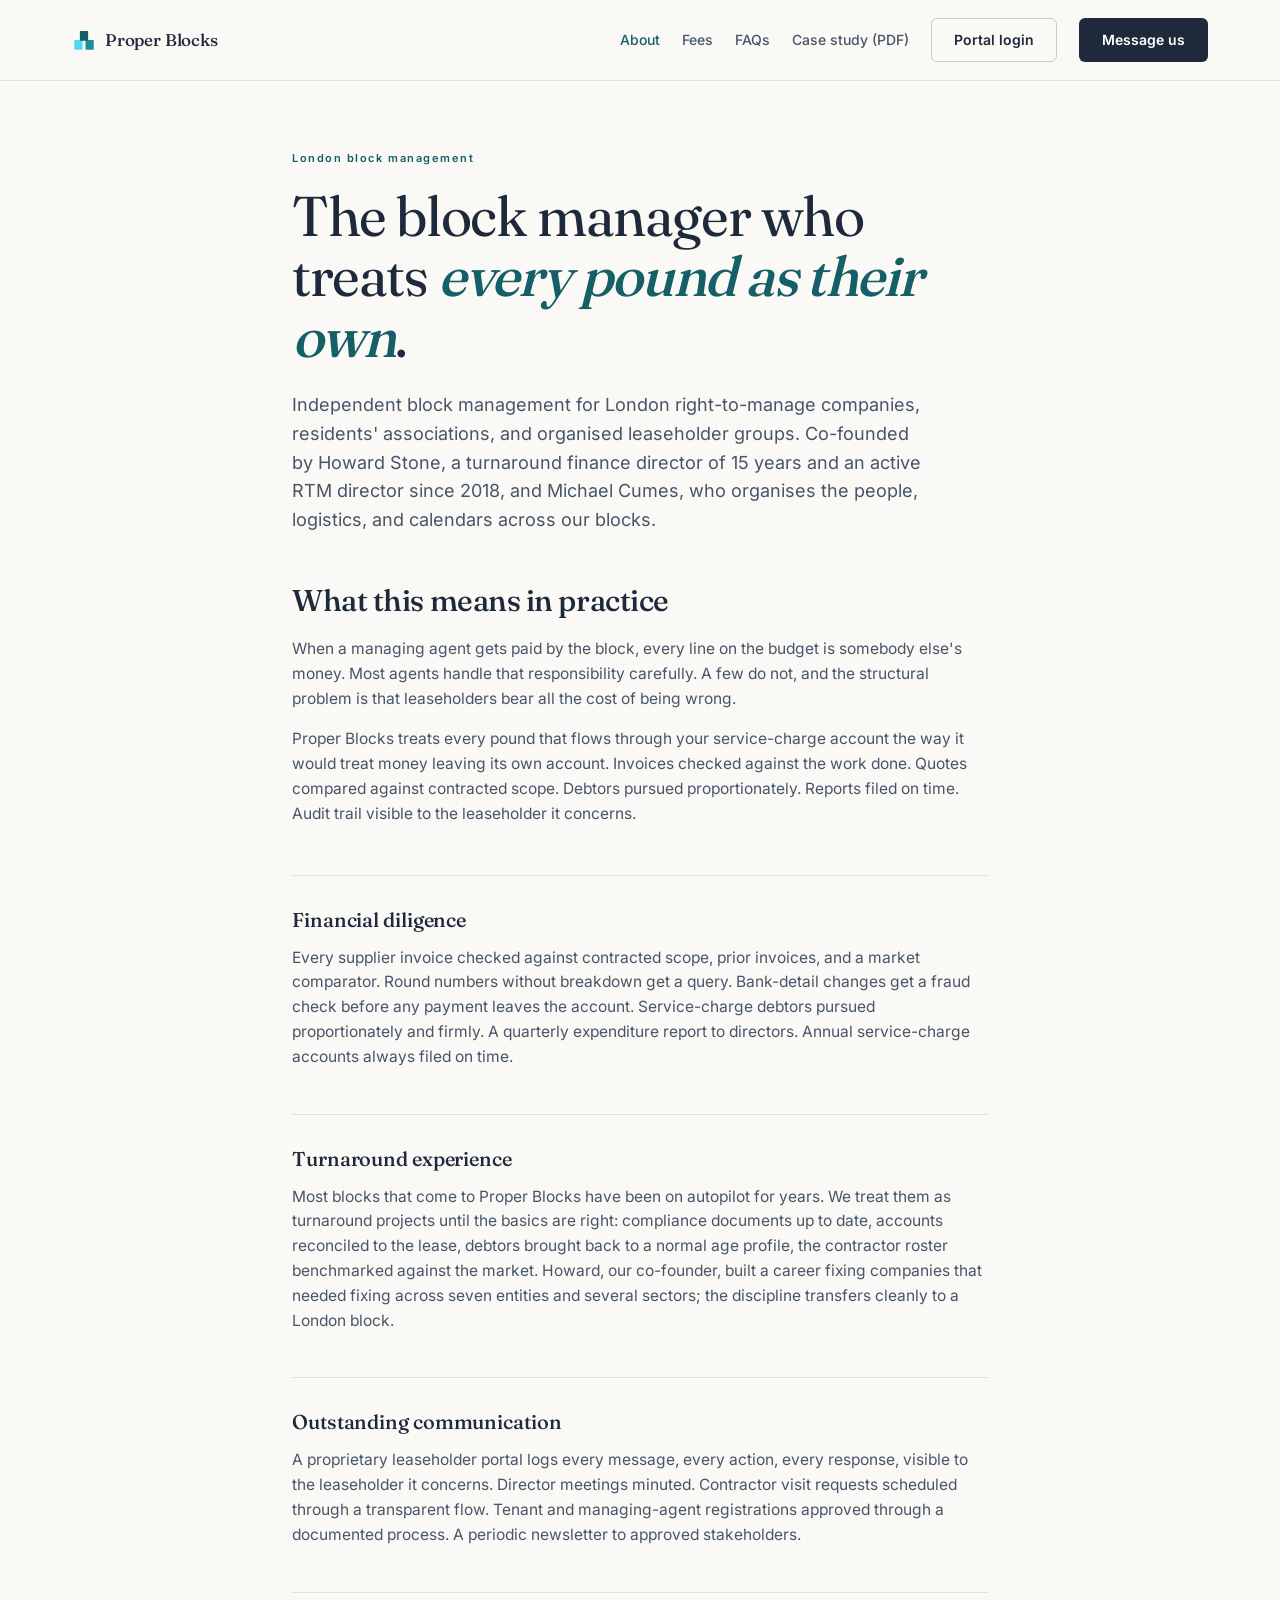
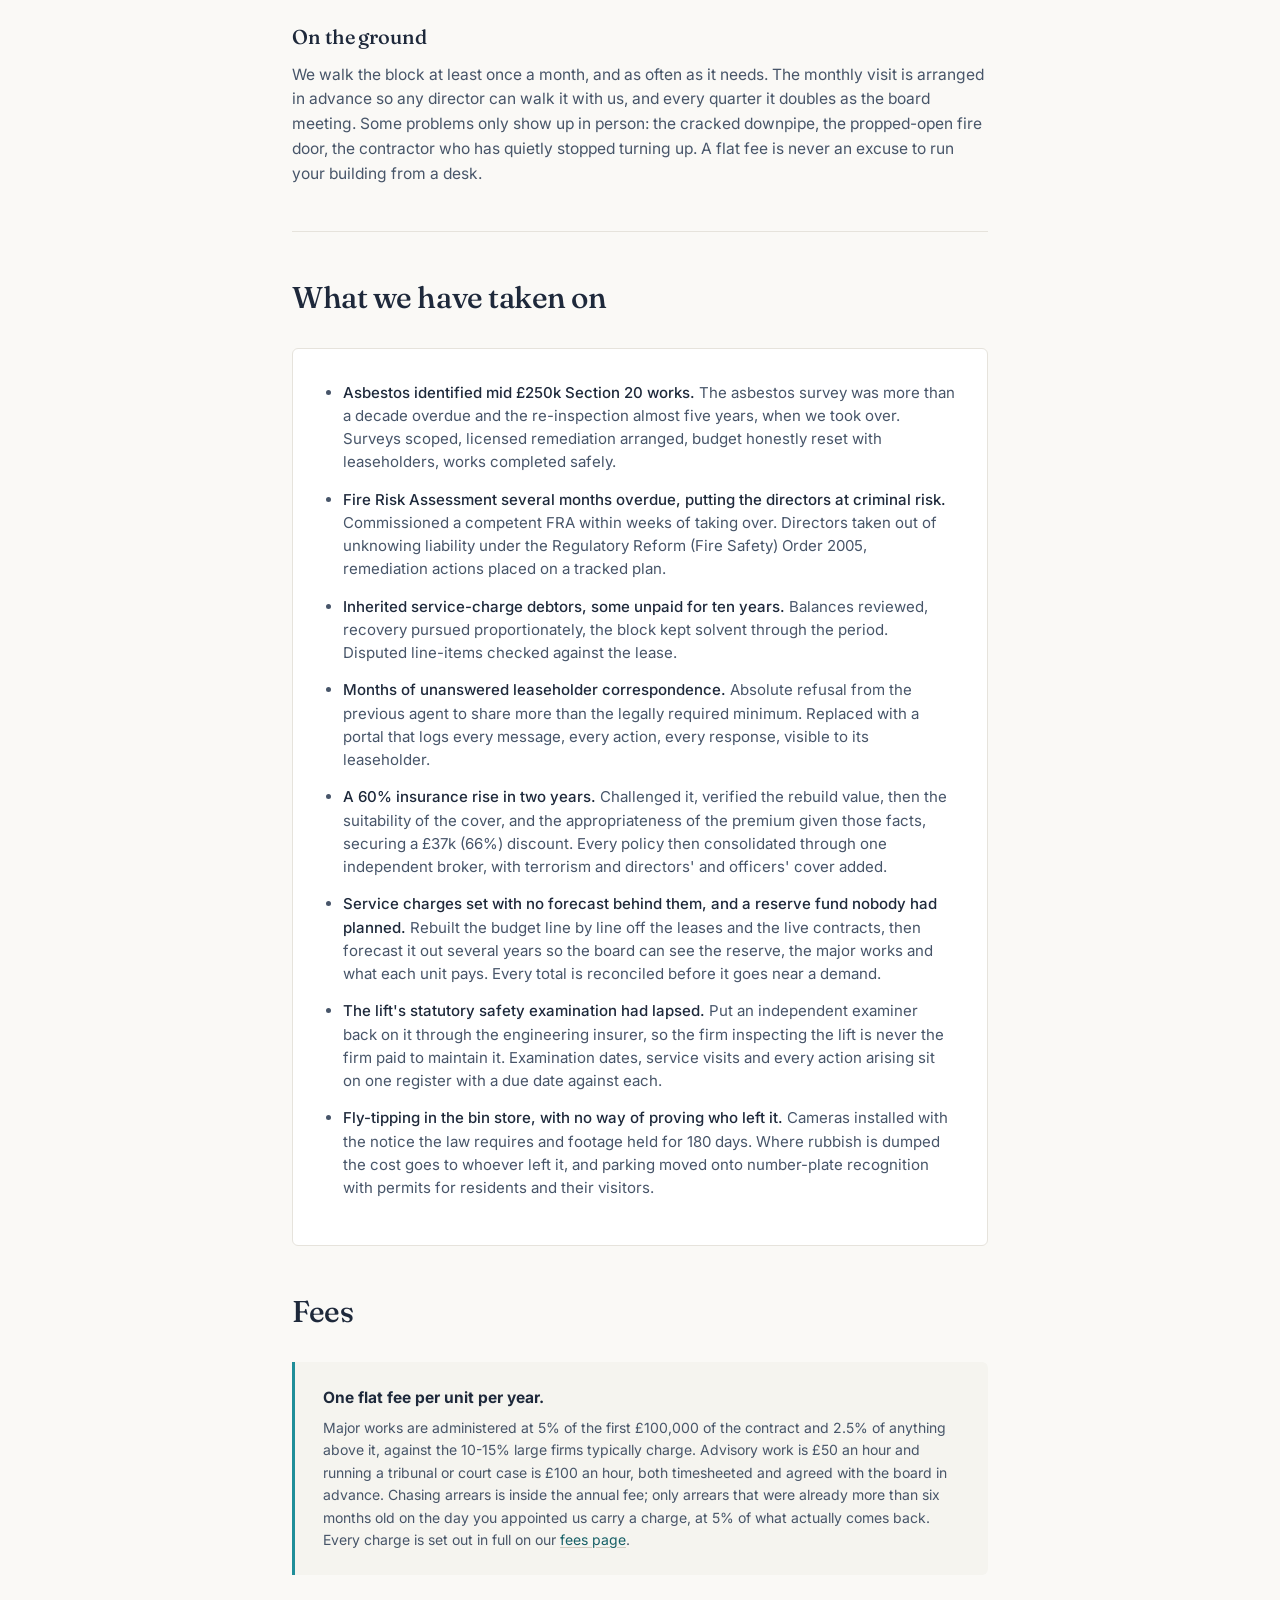
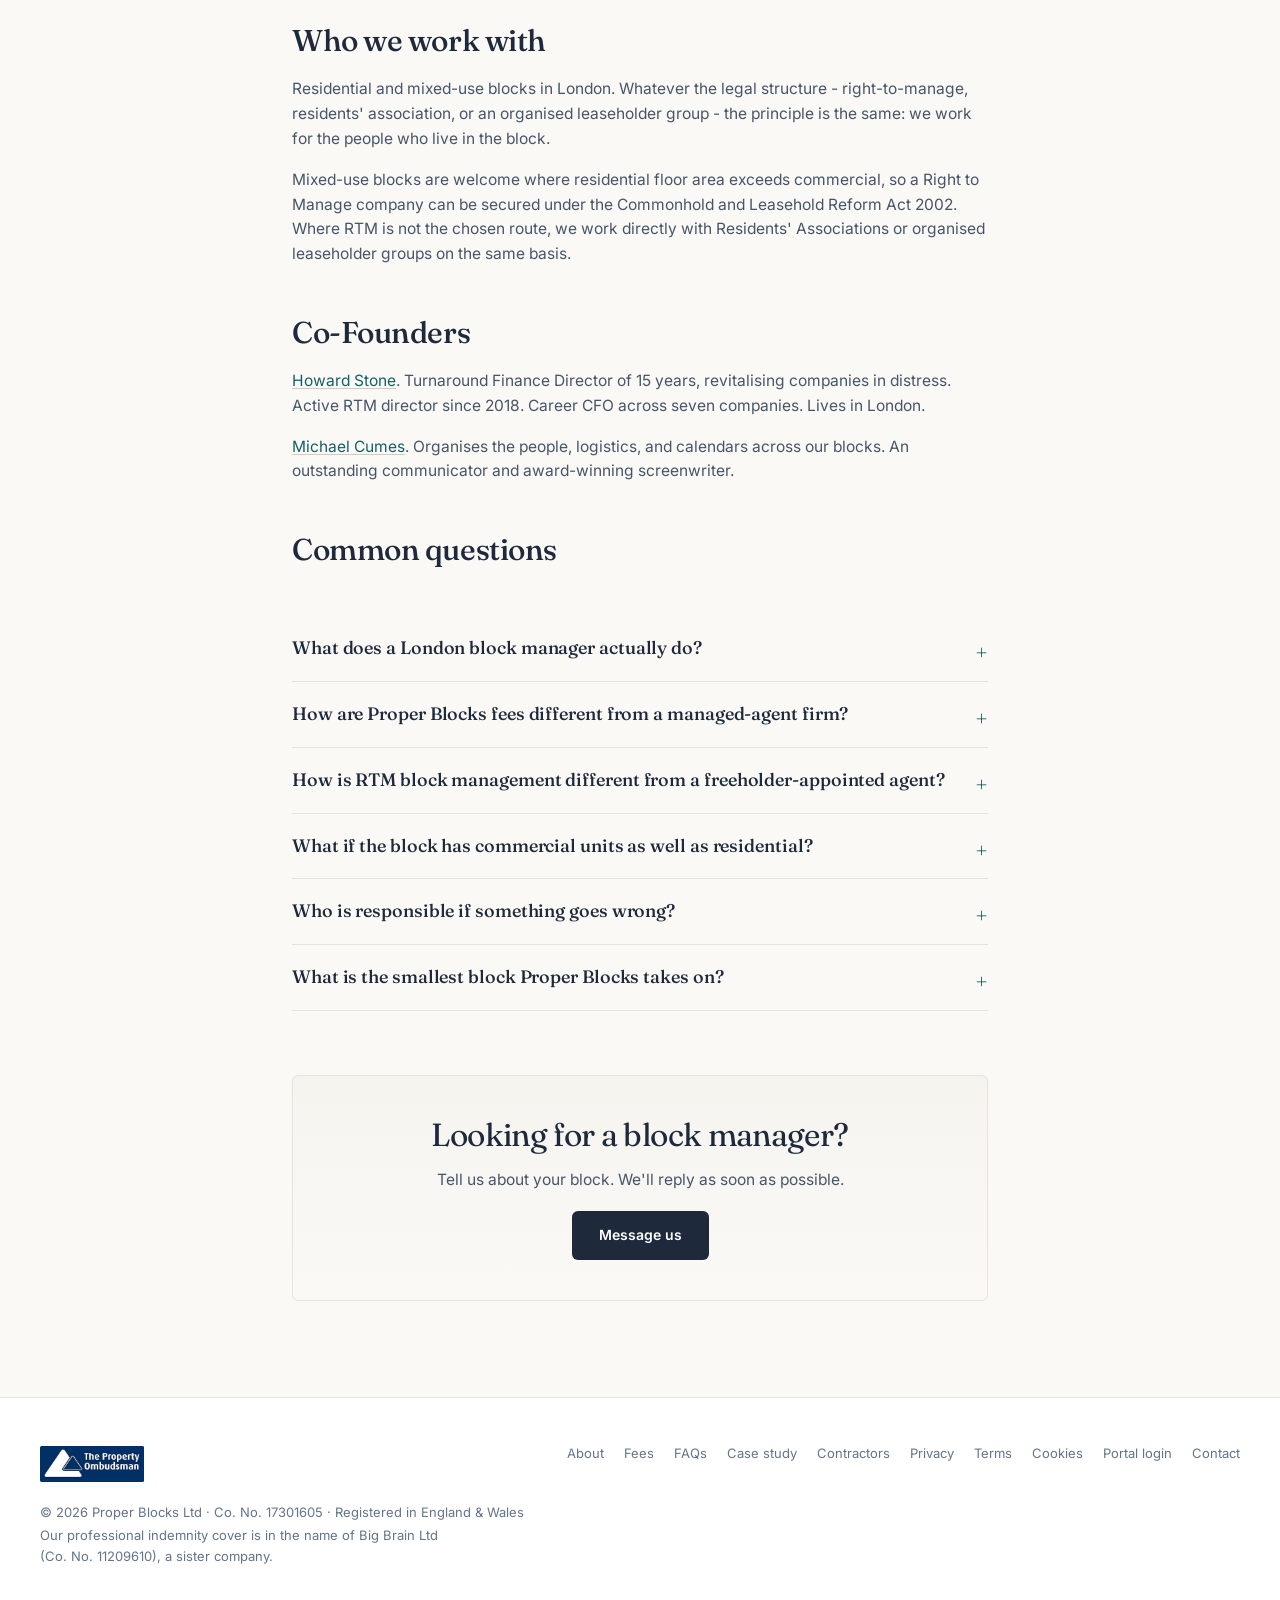
<file: block-manager-london/index.html>
<!DOCTYPE html>
<html lang="en-GB">
<head>
<meta charset="UTF-8">
<meta name="viewport" content="width=device-width, initial-scale=1.0">
<title>The block manager who treats every pound as their own - Proper Blocks</title>
<meta name="description" content="Independent London block management for RTM companies, residents' associations, and organised leaseholder groups. Turnaround finance director as co-founder, one flat fee, every supplier invoice scrutinised.">
<meta name="theme-color" content="#155F66">

<meta property="og:type" content="article">
<meta property="og:title" content="The block manager who treats every pound as their own">
<meta property="og:description" content="Independent London block management for RTM companies and residents' associations. Turnaround finance director as co-founder, one flat fee, every supplier invoice scrutinised.">
<meta property="og:url" content="https://properblocks.co.uk/block-manager-london/">
<meta property="og:site_name" content="Proper Blocks">
<meta name="twitter:card" content="summary_large_image">
<meta name="twitter:title" content="The block manager who treats every pound as their own">
<meta name="twitter:description" content="Independent London block management for RTM companies and residents' associations.">

<link rel="canonical" href="https://properblocks.co.uk/block-manager-london/">
<link rel="icon" type="image/svg+xml" href="data:image/svg+xml,%3Csvg%20xmlns%3D%22http%3A%2F%2Fwww.w3.org%2F2000%2Fsvg%22%20viewBox%3D%220%200%2032%2032%22%3E%3Crect%20x%3D%223%22%20y%3D%2216%22%20width%3D%2211%22%20height%3D%2213%22%20rx%3D%221%22%20fill%3D%22%234DDBE8%22%2F%3E%3Crect%20x%3D%2218%22%20y%3D%2216%22%20width%3D%2211%22%20height%3D%2213%22%20rx%3D%221%22%20fill%3D%22%231F8E99%22%2F%3E%3Crect%20x%3D%2210.5%22%20y%3D%224%22%20width%3D%2211%22%20height%3D%2213%22%20rx%3D%221%22%20fill%3D%22%23155F66%22%2F%3E%3C%2Fsvg%3E">
<link rel="preload" href="/fonts/fraunces-var.woff2" as="font" type="font/woff2" crossorigin>
<link rel="preload" href="/fonts/inter-var.woff2" as="font" type="font/woff2" crossorigin>
<link rel="stylesheet" href="/fonts/fonts-1.css">

<script type="application/ld+json">
{
  "@context": "https://schema.org",
  "@graph": [
    {
      "@type": "WebPage",
      "@id": "https://properblocks.co.uk/block-manager-london/#webpage",
      "url": "https://properblocks.co.uk/block-manager-london/",
      "name": "The block manager who treats every pound as their own",
      "isPartOf": {"@id": "https://properblocks.co.uk/#website"},
      "inLanguage": "en-GB",
      "about": {"@id": "https://properblocks.co.uk/#service"}
    },
    {
      "@type": "BreadcrumbList",
      "itemListElement": [
        {"@type": "ListItem", "position": 1, "name": "Proper Blocks", "item": "https://properblocks.co.uk/"},
        {"@type": "ListItem", "position": 2, "name": "Block manager - London", "item": "https://properblocks.co.uk/block-manager-london/"}
      ]
    },
    {
      "@type": "FAQPage",
      "mainEntity": [
        {
          "@type": "Question",
          "name": "What does a London block manager actually do?",
          "acceptedAnswer": {
            "@type": "Answer",
            "text": "A block manager runs the financial and operational side of a residential block: collects service charges, pays suppliers, manages statutory compliance (fire risk assessment, asbestos, gas, electrical, lifts, water hygiene), oversees major works under Section 20 of the Landlord and Tenant Act 1985, handles correspondence with leaseholders and tenants, files annual service charge accounts. A good block manager spots problems early and protects the directors of the RTM company from regulatory exposure."
          }
        },
        {
          "@type": "Question",
          "name": "How are Proper Blocks fees different from a managed-agent firm?",
          "acceptedAnswer": {
            "@type": "Answer",
            "text": "Proper Blocks charges one flat fee per unit per year, plus a transparent 5% on the first £100,000 of a major works contract and 2.5% above that (against the 10-15% large firms typically charge) and a few clearly-listed extras. The big managed-agent firms stack a management fee, an uplift on project work that is commonly 10% or more, and a string of per-document charges, so a leaseholder paying a low headline fee can pay substantially more across the year. We publish every charge in full."
          }
        },
        {
          "@type": "Question",
          "name": "How is RTM block management different from a freeholder-appointed agent?",
          "acceptedAnswer": {
            "@type": "Answer",
            "text": "A Right to Manage company is a leaseholder-controlled company that acquires the freeholder's management functions under the Commonhold and Leasehold Reform Act 2002. The leaseholders elect directors, so management passes from the freeholder to the people who live there. Proper Blocks works for the RTM company, accountable to its leaseholder-elected board."
          }
        },
        {
          "@type": "Question",
          "name": "What if the block has commercial units as well as residential?",
          "acceptedAnswer": {
            "@type": "Answer",
            "text": "Proper Blocks works with mixed-use blocks where residential floor area exceeds commercial. The statutory Right to Manage threshold under the 2002 Act requires residential to be the majority. Commercial leaseholders pay into the same service-charge account on the proportions set by their leases."
          }
        },
        {
          "@type": "Question",
          "name": "Who is responsible if something goes wrong?",
          "acceptedAnswer": {
            "@type": "Answer",
            "text": "The RTM company is the contracting party for compliance and the directors are statutorily exposed. Proper Blocks carries professional indemnity insurance, but the responsibility chain ends with the RTM board. The job of the block manager is to keep directors out of unknowing liability and to surface anything that needs a board decision before it becomes an incident."
          }
        },
        {
          "@type": "Question",
          "name": "What is the smallest block Proper Blocks takes on?",
          "acceptedAnswer": {
            "@type": "Answer",
            "text": "There is no minimum block size. The fee is £350 per flat per year with a minimum of £3,500 a year for the block, because the work of running a building is much the same whatever its size: the accounts, the compliance calendar, the insurance, the consultations, and the board meetings do not shrink with the unit count. The minimum is ten flats at the flat rate, so it applies to any block smaller than that."
          }
        }
      ]
    }
  ]
}
</script>

<style>
*,*::before,*::after{box-sizing:border-box;margin:0;padding:0}
:root{
  --bg:#FAF9F6;
  --panel:#FFFFFF;
  --alt:#F5F4EF;
  --ink:#1E293B;
  --ink-2:#475569;
  --ink-3:#64748B;
  --rule:#E6E3DC;
  --rule-2:#CFCBC1;
  --copper:#1F8E99;
  --copper-deep:#155F66;
  --copper-light:#CDF4F8;
  --moss:#103E43;
}
html{scroll-behavior:smooth}
body{background:var(--bg);color:var(--ink);font-family:Inter,sans-serif;font-size:15.5px;line-height:1.6;-webkit-font-smoothing:antialiased}
a{color:var(--copper-deep);text-decoration:underline;text-decoration-color:var(--rule-2);text-underline-offset:2px}
a:hover{text-decoration-color:var(--copper-deep)}

header{position:sticky;top:0;z-index:50;background:rgba(250,249,246,0.92);backdrop-filter:blur(12px);border-bottom:1px solid var(--rule)}
header .inner{max-width:920px;margin:0 auto;padding:18px 32px;display:flex;align-items:center;justify-content:space-between}
.mark{display:flex;align-items:center;gap:9px;text-decoration:none;color:var(--ink)}
.mark-glyph{width:24px;height:24px}
.mark-glyph svg{width:100%;height:100%}
.mark-name{font-family:Fraunces,serif;font-size:17px;font-weight:500;letter-spacing:-0.01em}
nav.head{display:flex;gap:24px;align-items:center}
nav.head a{text-decoration:none;color:var(--ink-2);font-size:14px;font-weight:500}
nav.head a:hover{color:var(--copper-deep)}

main{max-width:760px;margin:0 auto;padding:64px 32px 96px}

.eyebrow{display:inline-block;font-size:11px;letter-spacing:0.14em;color:var(--copper-deep);font-weight:600;margin-bottom:18px}

h1{font-family:Fraunces,serif;font-weight:400;font-size:clamp(38px,4.6vw,56px);line-height:1.08;letter-spacing:-0.025em;color:var(--ink);margin-bottom:24px}
h1 em{font-style:italic;color:var(--copper-deep);font-weight:500}

.lede{font-size:18px;color:var(--ink-2);line-height:1.6;margin-bottom:48px;max-width:640px}

h2{font-family:Fraunces,serif;font-weight:500;font-size:clamp(24px,2.6vw,30px);line-height:1.2;letter-spacing:-0.015em;color:var(--ink);margin:48px 0 18px}
h3{font-family:Fraunces,serif;font-weight:500;font-size:20px;letter-spacing:-0.005em;color:var(--ink);margin:32px 0 10px}

p{margin-bottom:16px;color:var(--ink-2)}
p.ink{color:var(--ink)}

ul.bullets{padding-left:20px;margin-bottom:16px}
ul.bullets li{margin-bottom:8px;color:var(--ink-2);line-height:1.6}

.pillars{display:grid;grid-template-columns:1fr;gap:0;border-top:1px solid var(--rule);margin:48px 0}
.pillar{padding:28px 0;border-bottom:1px solid var(--rule)}
.pillar h3{margin-top:0}

.casework{background:var(--panel);border:1px solid var(--rule);border-radius:6px;padding:32px;margin:32px 0}
.casework h3{margin-top:0;font-size:18px}
.casework ul{padding-left:18px}
.casework li{margin-bottom:14px;font-size:15px;color:var(--ink-2);line-height:1.55}
.casework li strong{color:var(--ink);font-weight:500}

.fees{background:var(--alt);border-left:3px solid var(--copper);padding:24px 28px;margin:32px 0;border-radius:0 6px 6px 0}
.fees p{margin-bottom:6px;color:var(--ink)}
.fees p.muted{color:var(--ink-2);font-size:14px;margin-bottom:0}

.faq{margin-top:48px}
.faq details{border-bottom:1px solid var(--rule);padding:18px 0}
.faq summary{font-family:Fraunces,serif;font-weight:500;font-size:18px;color:var(--ink);cursor:pointer;list-style:none;padding-right:32px;position:relative;letter-spacing:-0.005em}
.faq summary::-webkit-details-marker{display:none}
.faq summary::after{content:"+";position:absolute;right:0;top:0;font-size:24px;font-weight:300;color:var(--copper-deep);transition:transform 0.18s ease}
.faq details[open] summary::after{content:"-"}
.faq details > p,.faq details > div{margin-top:12px;color:var(--ink-2);font-size:15px;line-height:1.6}

.cta-band{margin-top:64px;padding:40px 32px;background:linear-gradient(180deg,var(--alt) 0%,var(--bg) 100%);border:1px solid var(--rule);border-radius:6px;text-align:center}
.cta-band h2{font-family:Fraunces,serif;font-weight:400;font-size:clamp(24px,3vw,32px);letter-spacing:-0.02em;color:var(--ink);margin:0 0 14px}
.cta-band p{color:var(--ink-2);margin-bottom:18px}
.btn{display:inline-flex;align-items:center;gap:8px;padding:12px 26px;border-radius:6px;font-size:14px;font-weight:600;text-decoration:none;background:var(--ink);color:#fff;border:1px solid transparent}
.btn:hover{background:var(--moss);text-decoration:none}

footer{padding:40px 32px;border-top:1px solid var(--rule);background:var(--panel);font-size:13px;color:var(--ink-3)}
footer .inner{max-width:920px;margin:0 auto;display:flex;justify-content:space-between;align-items:center;flex-wrap:wrap;gap:20px}
footer .links{display:flex;gap:24px}
footer a{color:var(--ink-3);text-decoration:none}
footer a:hover{color:var(--copper-deep)}

@media (max-width:680px){
  main{padding:48px 24px 72px}
  nav.head{gap:14px}
}
/* chrome:build.js */
header{position:sticky;top:0;z-index:50;background:rgba(250,249,246,0.94);backdrop-filter:blur(12px);border-bottom:1px solid #E6E3DC}
header .inner{max-width:1200px;margin:0 auto;padding:18px 32px;display:flex;align-items:center;justify-content:space-between;gap:20px}
.mark{display:flex;align-items:center;gap:9px;text-decoration:none;color:#1E293B}
.mark-glyph{width:24px;height:24px;display:flex;align-items:center;justify-content:center}
.mark-glyph svg{width:100%;height:100%}
.mark-name{font-family:Fraunces,Georgia,serif;font-size:17px;font-weight:500;letter-spacing:-0.01em}
nav.head{display:flex;gap:22px;align-items:center;flex-wrap:wrap}
nav.head a:not(.btn){text-decoration:none;color:#475569;font-size:14px;font-weight:500}
nav.head a:not(.btn):hover,nav.head a:not(.btn)[aria-current]{color:#155F66}
nav.head .btn{display:inline-flex;align-items:center;box-sizing:border-box;min-height:44px;padding:11px 22px;border-radius:6px;font-size:14px;font-weight:600;line-height:1.2;text-decoration:none;border:1px solid transparent;cursor:pointer}
nav.head .btn-ghost{background:transparent;color:#1E293B;border-color:#CFCBC1}
nav.head .btn-ghost:hover{background:rgba(30,41,59,0.05)}
nav.head .btn-primary{background:#1E293B;color:#fff}
nav.head .btn-primary:hover{background:#103E43}
footer{padding:44px 32px;border-top:1px solid #E6E3DC;background:#FFFFFF;margin-top:0}
footer .inner{max-width:1200px;margin:0 auto;display:flex;justify-content:space-between;align-items:flex-start;flex-wrap:wrap;gap:20px}
footer .copy-block{max-width:560px}
footer .links{display:flex;gap:20px;flex-wrap:wrap}
footer .copy,footer a{font-size:13px;color:#64748B;text-decoration:none;line-height:1.7}
footer .copy-note{font-size:13px;color:#64748B;line-height:1.6;margin:2px 0 0;max-width:520px}
footer a:hover{color:#155F66}
footer .tpo{display:inline-block;line-height:0;margin:0 0 10px;padding:4px 0;border-radius:4px}
@media (min-width:1100px){footer .inner{flex-wrap:nowrap;gap:40px}footer .copy-block{flex:1 1 auto;min-width:0}footer .links{flex:0 0 auto;flex-wrap:nowrap}}
footer .tpo img{display:block;height:36px;width:auto}
footer .tpo:hover{opacity:0.88}
footer .tpo:focus-visible{outline:2px solid #155F66;outline-offset:3px}
nav.head .btn,.mark-name{white-space:nowrap}
@media (max-width:900px){nav.head{gap:14px}nav.head a:not(.btn){display:none}}
@media (max-width:760px){header .inner{padding:14px 18px}footer{padding:32px 18px}}
@media (max-width:520px){header .inner{padding:14px 20px}nav.head a:not(.btn),nav.head .btn-ghost{display:none}nav.head .btn{min-height:44px;padding:11px 16px;font-size:14px}}
/* /chrome */</style>
</head>
<body>

<header>
<div class="inner">
<a href="/" class="mark">
<span class="mark-glyph">
<svg viewBox="0 0 32 32"><rect x="3" y="16" width="11" height="13" rx="1" fill="#4DDBE8"/><rect x="18" y="16" width="11" height="13" rx="1" fill="#1F8E99"/><rect x="10.5" y="4" width="11" height="13" rx="1" fill="#155F66"/></svg>
</span>
<span class="mark-name">Proper Blocks</span>
</a>
<nav class="head">
<a href="/block-manager-london/" aria-current="page">About</a>
<a href="/fees/">Fees</a>
<a href="/FAQs/">FAQs</a>
<a href="/case-study.pdf">Case study (PDF)</a>
<a href="https://dennishouse.properblocks.co.uk" class="btn btn-ghost">Portal login</a>
<a href="/#message" class="btn btn-primary">Message us</a>
</nav>
</div>
</header>

<main>
  <span class="eyebrow">London block management</span>
  <h1>The block manager who treats <em>every pound as their own</em>.</h1>
  <p class="lede">Independent block management for London right-to-manage companies, residents' associations, and organised leaseholder groups. Co-founded by Howard Stone, a turnaround finance director of 15 years and an active RTM director since 2018, and Michael Cumes, who organises the people, logistics, and calendars across our blocks.</p>

  <h2>What this means in practice</h2>
  <p>When a managing agent gets paid by the block, every line on the budget is somebody else's money. Most agents handle that responsibility carefully. A few do not, and the structural problem is that leaseholders bear all the cost of being wrong.</p>
  <p>Proper Blocks treats every pound that flows through your service-charge account the way it would treat money leaving its own account. Invoices checked against the work done. Quotes compared against contracted scope. Debtors pursued proportionately. Reports filed on time. Audit trail visible to the leaseholder it concerns.</p>

  <div class="pillars">
    <div class="pillar">
      <h3>Financial diligence</h3>
      <p>Every supplier invoice checked against contracted scope, prior invoices, and a market comparator. Round numbers without breakdown get a query. Bank-detail changes get a fraud check before any payment leaves the account. Service-charge debtors pursued proportionately and firmly. A quarterly expenditure report to directors. Annual service-charge accounts always filed on time.</p>
    </div>
    <div class="pillar">
      <h3>Turnaround experience</h3>
      <p>Most blocks that come to Proper Blocks have been on autopilot for years. We treat them as turnaround projects until the basics are right: compliance documents up to date, accounts reconciled to the lease, debtors brought back to a normal age profile, the contractor roster benchmarked against the market. Howard, our co-founder, built a career fixing companies that needed fixing across seven entities and several sectors; the discipline transfers cleanly to a London block.</p>
    </div>
    <div class="pillar">
      <h3>Outstanding communication</h3>
      <p>A proprietary leaseholder portal logs every message, every action, every response, visible to the leaseholder it concerns. Director meetings minuted. Contractor visit requests scheduled through a transparent flow. Tenant and managing-agent registrations approved through a documented process. A periodic newsletter to approved stakeholders.</p>
    </div>
    <div class="pillar">
      <h3>On the ground</h3>
      <p>We walk the block at least once a month, and as often as it needs. The monthly visit is arranged in advance so any director can walk it with us, and every quarter it doubles as the board meeting. Some problems only show up in person: the cracked downpipe, the propped-open fire door, the contractor who has quietly stopped turning up. A flat fee is never an excuse to run your building from a desk.</p>
    </div>
  </div>

  <h2>What we have taken on</h2>
  <div class="casework">
    <ul>
      <li><strong>Asbestos identified mid £250k Section 20 works.</strong> The asbestos survey was more than a decade overdue and the re-inspection almost five years, when we took over. Surveys scoped, licensed remediation arranged, budget honestly reset with leaseholders, works completed safely.</li>
      <li><strong>Fire Risk Assessment several months overdue, putting the directors at criminal risk.</strong> Commissioned a competent FRA within weeks of taking over. Directors taken out of unknowing liability under the Regulatory Reform (Fire Safety) Order 2005, remediation actions placed on a tracked plan.</li>
      <li><strong>Inherited service-charge debtors, some unpaid for ten years.</strong> Balances reviewed, recovery pursued proportionately, the block kept solvent through the period. Disputed line-items checked against the lease.</li>
      <li><strong>Months of unanswered leaseholder correspondence.</strong> Absolute refusal from the previous agent to share more than the legally required minimum. Replaced with a portal that logs every message, every action, every response, visible to its leaseholder.</li>
      <li><strong>A 60% insurance rise in two years.</strong> Challenged it, verified the rebuild value, then the suitability of the cover, and the appropriateness of the premium given those facts, securing a £37k (66%) discount. Every policy then consolidated through one independent broker, with terrorism and directors' and officers' cover added.</li>
      <li><strong>Service charges set with no forecast behind them, and a reserve fund nobody had planned.</strong> Rebuilt the budget line by line off the leases and the live contracts, then forecast it out several years so the board can see the reserve, the major works and what each unit pays. Every total is reconciled before it goes near a demand.</li>
      <li><strong>The lift's statutory safety examination had lapsed.</strong> Put an independent examiner back on it through the engineering insurer, so the firm inspecting the lift is never the firm paid to maintain it. Examination dates, service visits and every action arising sit on one register with a due date against each.</li>
      <li><strong>Fly-tipping in the bin store, with no way of proving who left it.</strong> Cameras installed with the notice the law requires and footage held for 180 days. Where rubbish is dumped the cost goes to whoever left it, and parking moved onto number-plate recognition with permits for residents and their visitors.</li>
    </ul>
  </div>

  <h2>Fees</h2>
  <div class="fees">
    <p class="ink"><strong>One flat fee per unit per year.</strong></p>
    <p class="muted">Major works are administered at 5% of the first &pound;100,000 of the contract and 2.5% of anything above it, against the 10-15% large firms typically charge. Advisory work is &pound;50 an hour and running a tribunal or court case is &pound;100 an hour, both timesheeted and agreed with the board in advance. Chasing arrears is inside the annual fee; only arrears that were already more than six months old on the day you appointed us carry a charge, at 5% of what actually comes back. Every charge is set out in full on our <a href="/fees/">fees page</a>.</p>
  </div>

  <h2>Who we work with</h2>
  <p>Residential and mixed-use blocks in London. Whatever the legal structure - right-to-manage, residents' association, or an organised leaseholder group - the principle is the same: we work for the people who live in the block.</p>
  <p>Mixed-use blocks are welcome where residential floor area exceeds commercial, so a Right to Manage company can be secured under the Commonhold and Leasehold Reform Act 2002. Where RTM is not the chosen route, we work directly with Residents' Associations or organised leaseholder groups on the same basis.</p>

  <h2>Co-Founders</h2>
  <p><a href="https://www.linkedin.com/in/howard-stone-uk" target="_blank" rel="noopener noreferrer">Howard Stone</a>. Turnaround Finance Director of 15 years, revitalising companies in distress. Active RTM director since 2018. Career CFO across seven companies. Lives in London.</p>
  <p><a href="https://www.linkedin.com/in/michael-cumes/" target="_blank" rel="noopener noreferrer">Michael Cumes</a>. Organises the people, logistics, and calendars across our blocks. An outstanding communicator and award-winning screenwriter.</p>

  <h2 class="faq" style="margin-bottom:8px">Common questions</h2>
  <div class="faq">
    <details>
      <summary>What does a London block manager actually do?</summary>
      <p>A block manager runs the financial and operational side of a residential block: collects service charges, pays suppliers, manages statutory compliance (fire risk assessment, asbestos, gas, electrical, lifts, water hygiene), oversees major works under Section 20 of the Landlord and Tenant Act 1985, handles correspondence with leaseholders and tenants, files annual service charge accounts. A good block manager spots problems early and protects the directors of the RTM company from regulatory exposure.</p>
    </details>
    <details>
      <summary>How are Proper Blocks fees different from a managed-agent firm?</summary>
      <p>Proper Blocks charges one flat fee per unit per year, plus a transparent 5% on the first &pound;100,000 of a major works contract and 2.5% above that (against the 10-15% large firms typically charge) and a few clearly-listed extras. The big managed-agent firms stack a management fee, an uplift on project work that is commonly 10% or more, and a string of per-document charges, so a leaseholder paying a low headline fee can pay substantially more across the year. We publish every charge in full.</p>
    </details>
    <details>
      <summary>How is RTM block management different from a freeholder-appointed agent?</summary>
      <p>A Right to Manage company is a leaseholder-controlled company that acquires the freeholder's management functions under the Commonhold and Leasehold Reform Act 2002. The leaseholders elect directors, so management passes from the freeholder to the people who live there. Proper Blocks works for the RTM company, accountable to its leaseholder-elected board.</p>
    </details>
    <details>
      <summary>What if the block has commercial units as well as residential?</summary>
      <p>Proper Blocks works with mixed-use blocks where residential floor area exceeds commercial. The statutory Right to Manage threshold under the 2002 Act requires residential to be the majority. Commercial leaseholders pay into the same service-charge account on the proportions set by their leases.</p>
    </details>
    <details>
      <summary>Who is responsible if something goes wrong?</summary>
      <p>The RTM company is the contracting party for compliance and the directors are statutorily exposed. Proper Blocks carries professional indemnity insurance, but the responsibility chain ends with the RTM board. The job of the block manager is to keep directors out of unknowing liability and to surface anything that needs a board decision before it becomes an incident.</p>
    </details>
    <details>
      <summary>What is the smallest block Proper Blocks takes on?</summary>
      <p>There is no minimum block size. The fee is £350 per flat per year with a minimum of £3,500 a year for the block, because the work of running a building is much the same whatever its size: the accounts, the compliance calendar, the insurance, the consultations, and the board meetings do not shrink with the unit count. The minimum is ten flats at the flat rate, so it applies to any block smaller than that.</p>
    </details>
  </div>

  <div class="cta-band">
    <h2>Looking for a block manager?</h2>
    <p>Tell us about your block. We'll reply as soon as possible.</p>
    <a href="/#message" class="btn">Message us</a>
  </div>
</main>

<footer>
<div class="inner">
<div class="copy-block">
<a class="tpo" href="https://www.tpos.co.uk/business-search/proper-blocks/" target="_blank" rel="noopener noreferrer" aria-label="The Property Ombudsman, membership T14754: our entry on their public member register, opens in a new tab"><img src="/img/the-property-ombudsman.webp" alt="The Property Ombudsman" width="103" height="36"></a>
<div class="copy">&copy; 2026 Proper Blocks Ltd &middot; Co. No. 17301605 &middot; Registered in England &amp; Wales</div>
<p class="copy-note">Our professional indemnity cover is in the name of Big Brain Ltd (Co.&nbsp;No.&nbsp;11209610), a sister company.</p>
</div>
<div class="links">
<a href="/block-manager-london/">About</a>
<a href="/fees/">Fees</a>
<a href="/FAQs/">FAQs</a>
<a href="/case-study.pdf">Case study</a>
<a href="/contractor/">Contractors</a>
<a href="/privacy/">Privacy</a>
<a href="/terms/">Terms</a>
<a href="/cookies/">Cookies</a>
<a href="https://dennishouse.properblocks.co.uk">Portal login</a>
<a href="mailto:howard@properblocks.co.uk">Contact</a>
</div>
</div>
</footer>



<!-- Cloudflare Web Analytics --><script defer src="/count.js"></script><!-- End Cloudflare Web Analytics -->
</body>
</html>
</file>
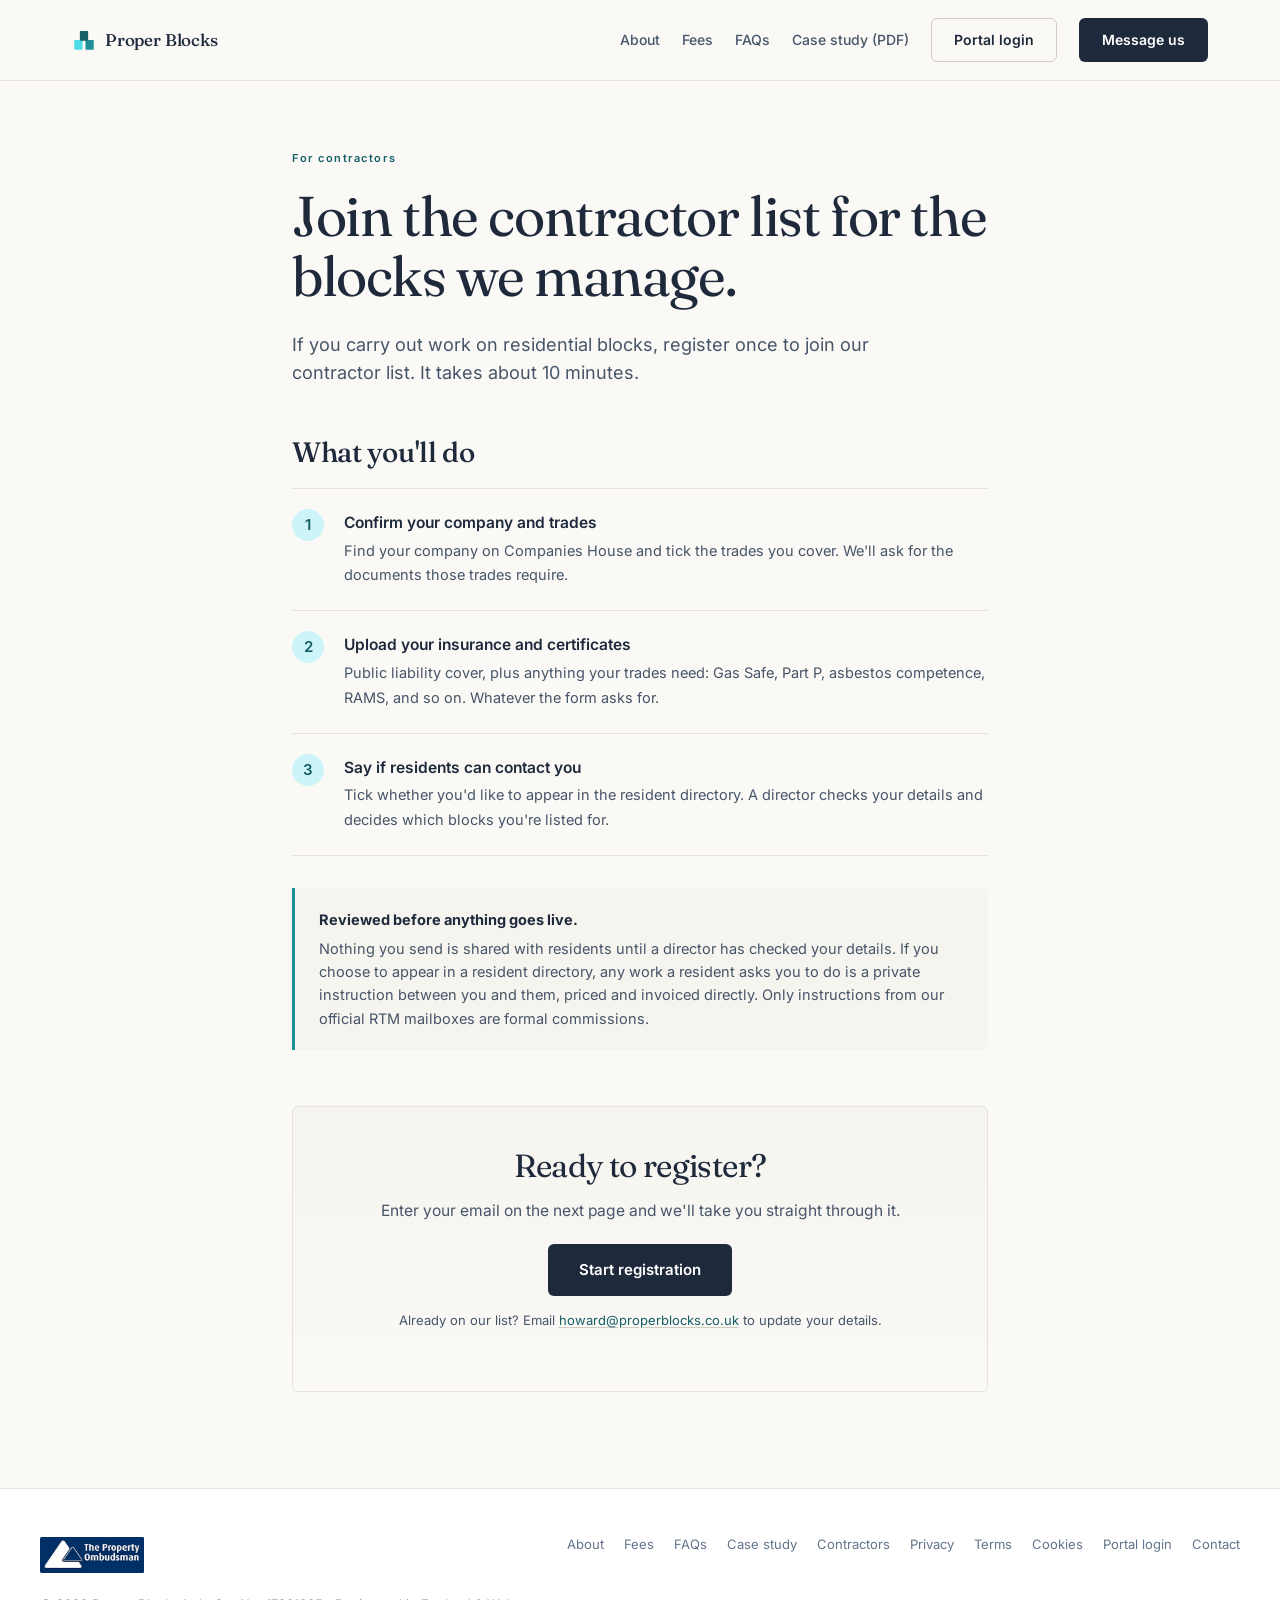
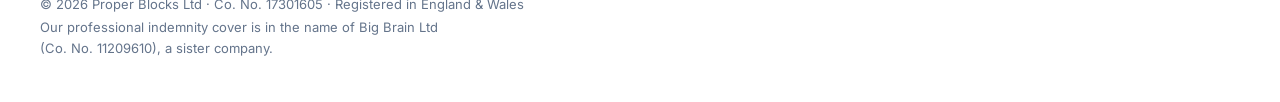
<file: contractor/index.html>
<!DOCTYPE html>
<html lang="en-GB">
<head>
<meta charset="UTF-8">
<meta name="viewport" content="width=device-width, initial-scale=1.0">
<title>Register as a contractor - Proper Blocks</title>
<meta name="description" content="Join the contractor list for the residential blocks Proper Blocks manages. Confirm your trades and upload your insurance and certificates. Reviewed before anything is shared with residents.">
<meta name="theme-color" content="#155F66">

<meta property="og:type" content="website">
<meta property="og:title" content="Register as a contractor - Proper Blocks">
<meta property="og:description" content="Join the contractor list for the residential blocks Proper Blocks manages. Confirm your trades and upload your insurance.">
<meta property="og:url" content="https://properblocks.co.uk/contractor/">
<meta property="og:site_name" content="Proper Blocks">
<meta name="twitter:card" content="summary_large_image">
<meta name="twitter:title" content="Register as a contractor - Proper Blocks">
<meta name="twitter:description" content="Join the contractor list for the residential blocks Proper Blocks manages.">

<link rel="canonical" href="https://properblocks.co.uk/contractor/">
<link rel="icon" type="image/svg+xml" href="data:image/svg+xml,%3Csvg%20xmlns%3D%22http%3A%2F%2Fwww.w3.org%2F2000%2Fsvg%22%20viewBox%3D%220%200%2032%2032%22%3E%3Crect%20x%3D%223%22%20y%3D%2216%22%20width%3D%2211%22%20height%3D%2213%22%20rx%3D%221%22%20fill%3D%22%234DDBE8%22%2F%3E%3Crect%20x%3D%2218%22%20y%3D%2216%22%20width%3D%2211%22%20height%3D%2213%22%20rx%3D%221%22%20fill%3D%22%231F8E99%22%2F%3E%3Crect%20x%3D%2210.5%22%20y%3D%224%22%20width%3D%2211%22%20height%3D%2213%22%20rx%3D%221%22%20fill%3D%22%23155F66%22%2F%3E%3C%2Fsvg%3E">
<link rel="preload" href="/fonts/fraunces-var.woff2" as="font" type="font/woff2" crossorigin>
<link rel="preload" href="/fonts/inter-var.woff2" as="font" type="font/woff2" crossorigin>
<link rel="stylesheet" href="/fonts/fonts-1.css">

<script type="application/ld+json">
{
  "@context": "https://schema.org",
  "@graph": [
    {
      "@type": "WebPage",
      "@id": "https://properblocks.co.uk/contractor/#webpage",
      "url": "https://properblocks.co.uk/contractor/",
      "name": "Register as a contractor - Proper Blocks",
      "isPartOf": {"@id": "https://properblocks.co.uk/#website"},
      "inLanguage": "en-GB"
    },
    {
      "@type": "BreadcrumbList",
      "itemListElement": [
        {"@type": "ListItem", "position": 1, "name": "Proper Blocks", "item": "https://properblocks.co.uk/"},
        {"@type": "ListItem", "position": 2, "name": "Register as a contractor", "item": "https://properblocks.co.uk/contractor/"}
      ]
    }
  ]
}
</script>

<style>
*,*::before,*::after{box-sizing:border-box;margin:0;padding:0}
:root{
  --bg:#FAF9F6;
  --panel:#FFFFFF;
  --alt:#F5F4EF;
  --ink:#1E293B;
  --ink-2:#475569;
  --ink-3:#64748B;
  --rule:#E6E3DC;
  --rule-2:#CFCBC1;
  --copper:#1F8E99;
  --copper-deep:#155F66;
  --copper-light:#CDF4F8;
  --moss:#103E43;
}
html{scroll-behavior:smooth}
body{background:var(--bg);color:var(--ink);font-family:Inter,sans-serif;font-size:15.5px;line-height:1.6;-webkit-font-smoothing:antialiased}
a{color:var(--copper-deep);text-decoration:underline;text-decoration-color:var(--rule-2);text-underline-offset:2px}
a:hover{text-decoration-color:var(--copper-deep)}

header{position:sticky;top:0;z-index:50;background:rgba(250,249,246,0.92);backdrop-filter:blur(12px);border-bottom:1px solid var(--rule)}
header .inner{max-width:920px;margin:0 auto;padding:18px 32px;display:flex;align-items:center;justify-content:space-between}
.mark{display:flex;align-items:center;gap:9px;text-decoration:none;color:var(--ink)}
.mark-glyph{width:24px;height:24px}
.mark-glyph svg{width:100%;height:100%}
.mark-name{font-family:Fraunces,serif;font-size:17px;font-weight:500;letter-spacing:-0.01em}
nav.head{display:flex;gap:24px;align-items:center}
nav.head a{text-decoration:none;color:var(--ink-2);font-size:14px;font-weight:500}
nav.head a:hover{color:var(--copper-deep)}

main{max-width:760px;margin:0 auto;padding:64px 32px 96px}

.eyebrow{display:inline-block;font-size:11px;letter-spacing:0.14em;color:var(--copper-deep);font-weight:600;margin-bottom:18px}

h1{font-family:Fraunces,serif;font-weight:400;font-size:clamp(38px,4.6vw,56px);line-height:1.08;letter-spacing:-0.025em;color:var(--ink);margin-bottom:24px}
h1 em{font-style:italic;color:var(--copper-deep);font-weight:500}

.lede{font-size:18px;color:var(--ink-2);line-height:1.6;margin-bottom:40px;max-width:640px}

h2{font-family:Fraunces,serif;font-weight:500;font-size:clamp(22px,2.6vw,28px);line-height:1.2;letter-spacing:-0.015em;color:var(--ink);margin:48px 0 18px}

p{margin-bottom:16px;color:var(--ink-2)}
p.ink{color:var(--ink)}

.steps{list-style:none;counter-reset:step;border-top:1px solid var(--rule);margin:8px 0 8px}
.steps li{counter-increment:step;position:relative;padding:22px 0 22px 52px;border-bottom:1px solid var(--rule)}
.steps li::before{content:counter(step);position:absolute;left:0;top:20px;width:32px;height:32px;border-radius:50%;background:var(--copper-light);color:var(--copper-deep);font-weight:600;font-size:15px;display:flex;align-items:center;justify-content:center}
.steps strong{display:block;color:var(--ink);font-weight:600;margin-bottom:3px}
.steps span{color:var(--ink-2);font-size:14.5px}

.note{background:var(--alt);border-left:3px solid var(--copper);padding:20px 24px;margin:32px 0;border-radius:0 6px 6px 0}
.note p{margin-bottom:0;color:var(--ink-2);font-size:14.5px}
.note p.ink{color:var(--ink);margin-bottom:6px}

.cta-band{margin-top:56px;padding:40px 32px;background:linear-gradient(180deg,var(--alt) 0%,var(--bg) 100%);border:1px solid var(--rule);border-radius:6px;text-align:center}
.cta-band h2{font-family:Fraunces,serif;font-weight:400;font-size:clamp(24px,3vw,32px);letter-spacing:-0.02em;color:var(--ink);margin:0 0 14px}
.cta-band p{color:var(--ink-2);margin-bottom:20px}
.btn{display:inline-flex;align-items:center;gap:8px;padding:13px 30px;border-radius:6px;font-size:15px;font-weight:600;text-decoration:none;background:var(--ink);color:#fff;border:1px solid transparent}
.btn:hover{background:var(--moss);text-decoration:none}
.fineprint{font-size:13px;color:var(--ink-3);margin-top:14px}

footer{padding:40px 32px;border-top:1px solid var(--rule);background:var(--panel);font-size:13px;color:var(--ink-3)}
footer .inner{max-width:920px;margin:0 auto;display:flex;justify-content:space-between;align-items:center;flex-wrap:wrap;gap:20px}
footer .links{display:flex;gap:24px}
footer a{color:var(--ink-3);text-decoration:none}
footer a:hover{color:var(--copper-deep)}

@media (max-width:680px){
  main{padding:48px 24px 72px}
  nav.head{gap:14px}
}
/* chrome:build.js */
header{position:sticky;top:0;z-index:50;background:rgba(250,249,246,0.94);backdrop-filter:blur(12px);border-bottom:1px solid #E6E3DC}
header .inner{max-width:1200px;margin:0 auto;padding:18px 32px;display:flex;align-items:center;justify-content:space-between;gap:20px}
.mark{display:flex;align-items:center;gap:9px;text-decoration:none;color:#1E293B}
.mark-glyph{width:24px;height:24px;display:flex;align-items:center;justify-content:center}
.mark-glyph svg{width:100%;height:100%}
.mark-name{font-family:Fraunces,Georgia,serif;font-size:17px;font-weight:500;letter-spacing:-0.01em}
nav.head{display:flex;gap:22px;align-items:center;flex-wrap:wrap}
nav.head a:not(.btn){text-decoration:none;color:#475569;font-size:14px;font-weight:500}
nav.head a:not(.btn):hover,nav.head a:not(.btn)[aria-current]{color:#155F66}
nav.head .btn{display:inline-flex;align-items:center;box-sizing:border-box;min-height:44px;padding:11px 22px;border-radius:6px;font-size:14px;font-weight:600;line-height:1.2;text-decoration:none;border:1px solid transparent;cursor:pointer}
nav.head .btn-ghost{background:transparent;color:#1E293B;border-color:#CFCBC1}
nav.head .btn-ghost:hover{background:rgba(30,41,59,0.05)}
nav.head .btn-primary{background:#1E293B;color:#fff}
nav.head .btn-primary:hover{background:#103E43}
footer{padding:44px 32px;border-top:1px solid #E6E3DC;background:#FFFFFF;margin-top:0}
footer .inner{max-width:1200px;margin:0 auto;display:flex;justify-content:space-between;align-items:flex-start;flex-wrap:wrap;gap:20px}
footer .copy-block{max-width:560px}
footer .links{display:flex;gap:20px;flex-wrap:wrap}
footer .copy,footer a{font-size:13px;color:#64748B;text-decoration:none;line-height:1.7}
footer .copy-note{font-size:13px;color:#64748B;line-height:1.6;margin:2px 0 0;max-width:520px}
footer a:hover{color:#155F66}
footer .tpo{display:inline-block;line-height:0;margin:0 0 10px;padding:4px 0;border-radius:4px}
@media (min-width:1100px){footer .inner{flex-wrap:nowrap;gap:40px}footer .copy-block{flex:1 1 auto;min-width:0}footer .links{flex:0 0 auto;flex-wrap:nowrap}}
footer .tpo img{display:block;height:36px;width:auto}
footer .tpo:hover{opacity:0.88}
footer .tpo:focus-visible{outline:2px solid #155F66;outline-offset:3px}
nav.head .btn,.mark-name{white-space:nowrap}
@media (max-width:900px){nav.head{gap:14px}nav.head a:not(.btn){display:none}}
@media (max-width:760px){header .inner{padding:14px 18px}footer{padding:32px 18px}}
@media (max-width:520px){header .inner{padding:14px 20px}nav.head a:not(.btn),nav.head .btn-ghost{display:none}nav.head .btn{min-height:44px;padding:11px 16px;font-size:14px}}
/* /chrome */</style>
</head>
<body>

<header>
<div class="inner">
<a href="/" class="mark">
<span class="mark-glyph">
<svg viewBox="0 0 32 32"><rect x="3" y="16" width="11" height="13" rx="1" fill="#4DDBE8"/><rect x="18" y="16" width="11" height="13" rx="1" fill="#1F8E99"/><rect x="10.5" y="4" width="11" height="13" rx="1" fill="#155F66"/></svg>
</span>
<span class="mark-name">Proper Blocks</span>
</a>
<nav class="head">
<a href="/block-manager-london/">About</a>
<a href="/fees/">Fees</a>
<a href="/FAQs/">FAQs</a>
<a href="/case-study.pdf">Case study (PDF)</a>
<a href="https://dennishouse.properblocks.co.uk" class="btn btn-ghost">Portal login</a>
<a href="/#message" class="btn btn-primary">Message us</a>
</nav>
</div>
</header>

<main>
  <span class="eyebrow">For contractors</span>
  <h1>Join the contractor list for the blocks we manage.</h1>
  <p class="lede">If you carry out work on residential blocks, register once to join our contractor list. It takes about 10 minutes.</p>

  <h2>What you'll do</h2>
  <ol class="steps">
    <li><strong>Confirm your company and trades</strong><span>Find your company on Companies House and tick the trades you cover. We'll ask for the documents those trades require.</span></li>
    <li><strong>Upload your insurance and certificates</strong><span>Public liability cover, plus anything your trades need: Gas Safe, Part P, asbestos competence, RAMS, and so on. Whatever the form asks for.</span></li>
    <li><strong>Say if residents can contact you</strong><span>Tick whether you'd like to appear in the resident directory. A director checks your details and decides which blocks you're listed for.</span></li>
  </ol>

  <div class="note">
    <p class="ink"><strong>Reviewed before anything goes live.</strong></p>
    <p>Nothing you send is shared with residents until a director has checked your details. If you choose to appear in a resident directory, any work a resident asks you to do is a private instruction between you and them, priced and invoiced directly. Only instructions from our official RTM mailboxes are formal commissions.</p>
  </div>

  <div class="cta-band">
    <h2>Ready to register?</h2>
    <p>Enter your email on the next page and we'll take you straight through it.</p>
    <a href="https://properblocks.co.uk/contractor-signup" class="btn">Start registration</a>
    <p class="fineprint">Already on our list? Email <a href="mailto:howard@properblocks.co.uk">howard@properblocks.co.uk</a> to update your details.</p>
  </div>
</main>

<footer>
<div class="inner">
<div class="copy-block">
<a class="tpo" href="https://www.tpos.co.uk/business-search/proper-blocks/" target="_blank" rel="noopener noreferrer" aria-label="The Property Ombudsman, membership T14754: our entry on their public member register, opens in a new tab"><img src="/img/the-property-ombudsman.webp" alt="The Property Ombudsman" width="103" height="36"></a>
<div class="copy">&copy; 2026 Proper Blocks Ltd &middot; Co. No. 17301605 &middot; Registered in England &amp; Wales</div>
<p class="copy-note">Our professional indemnity cover is in the name of Big Brain Ltd (Co.&nbsp;No.&nbsp;11209610), a sister company.</p>
</div>
<div class="links">
<a href="/block-manager-london/">About</a>
<a href="/fees/">Fees</a>
<a href="/FAQs/">FAQs</a>
<a href="/case-study.pdf">Case study</a>
<a href="/contractor/">Contractors</a>
<a href="/privacy/">Privacy</a>
<a href="/terms/">Terms</a>
<a href="/cookies/">Cookies</a>
<a href="https://dennishouse.properblocks.co.uk">Portal login</a>
<a href="mailto:howard@properblocks.co.uk">Contact</a>
</div>
</div>
</footer>




<!-- Cloudflare Web Analytics --><script defer src="/count.js"></script><!-- End Cloudflare Web Analytics -->
</body>
</html>
</file>
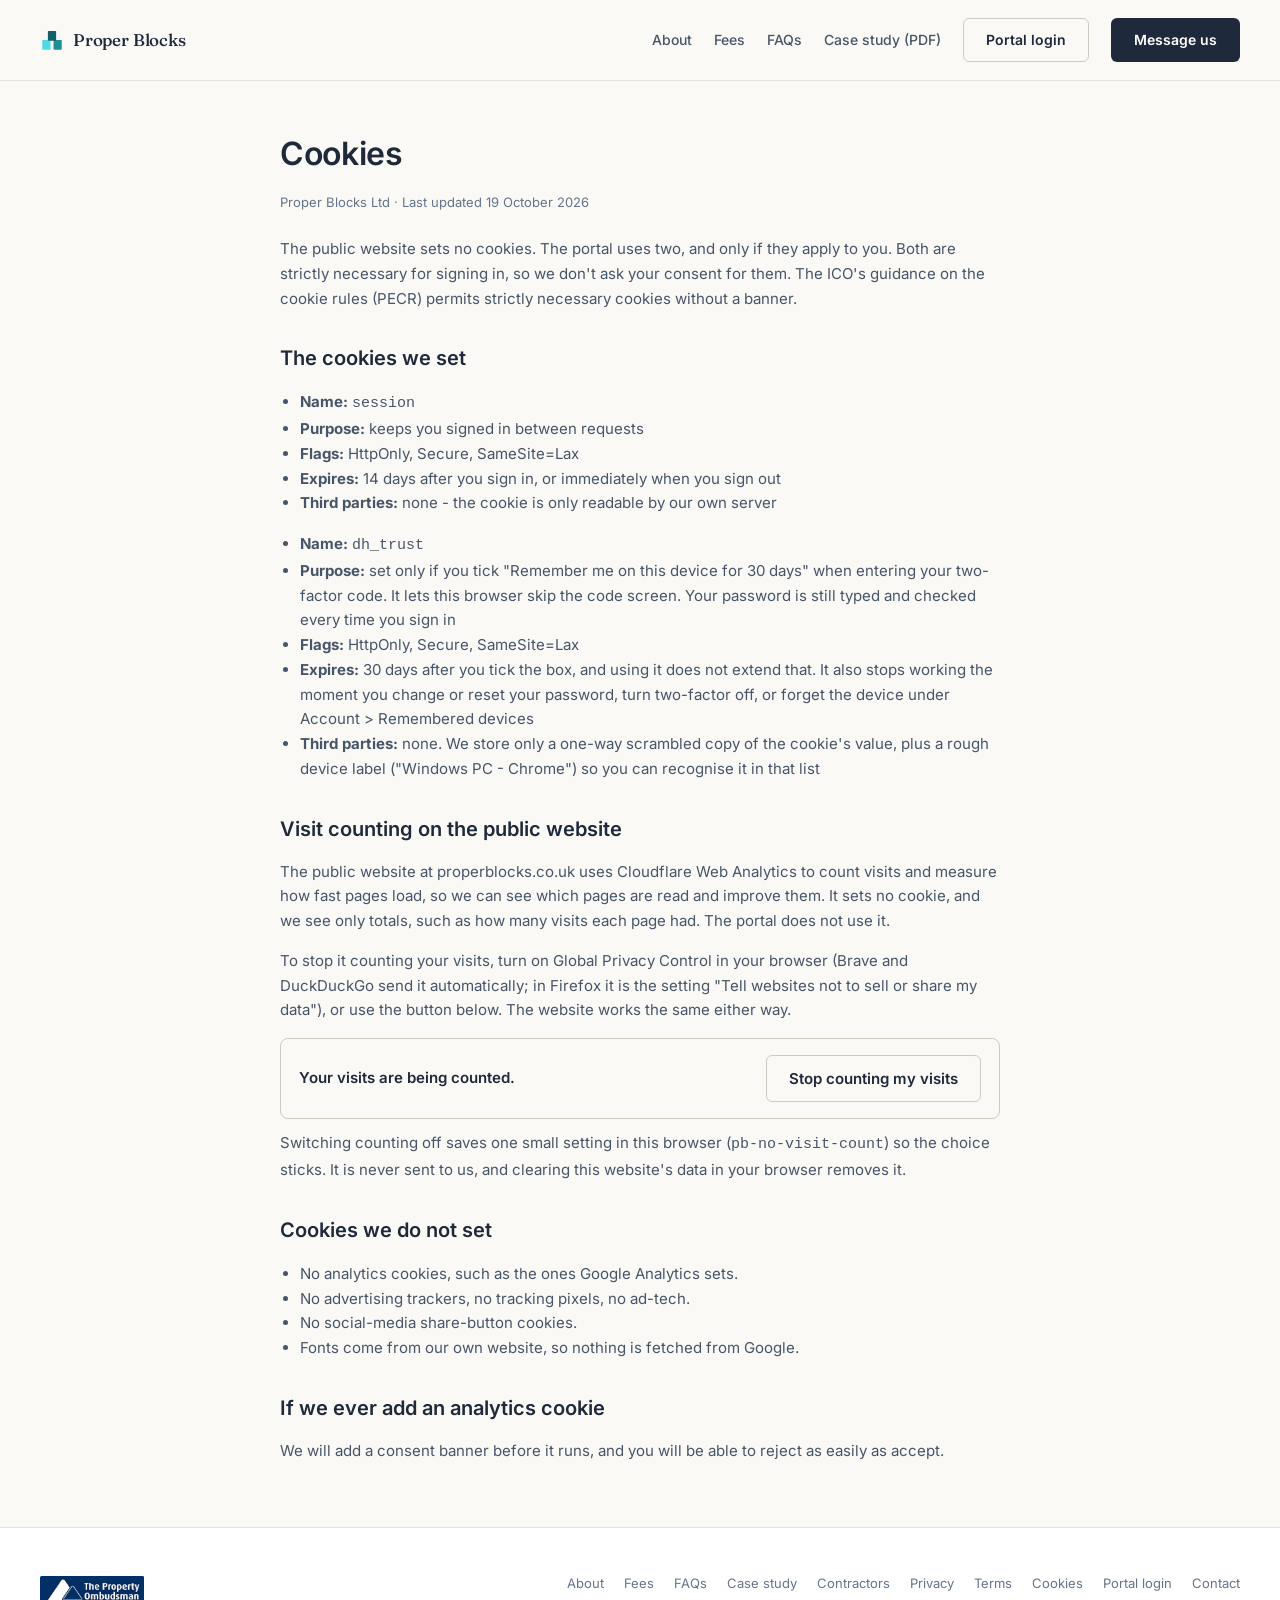
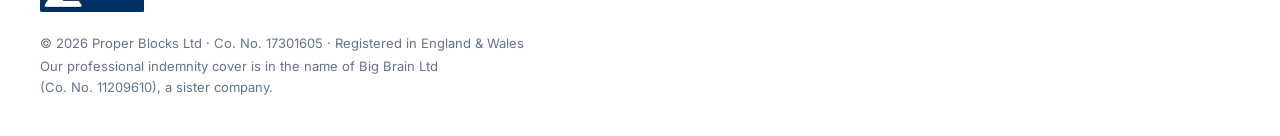
<file: cookies/index.html>
<!doctype html>
<html lang="en"><head>
<meta charset="utf-8"><meta name="viewport" content="width=device-width,initial-scale=1">
<title>Cookies - Proper Blocks</title>
<style>body{font-family:-apple-system,BlinkMacSystemFont,"SF Pro Text","Segoe UI",Inter,"Helvetica Neue",Arial,sans-serif;background:#FAF9F6;color:#1E293B;line-height:1.55;margin:0}.wrap{max-width:720px;margin:0 auto;padding:48px 24px}h1{font-size:32px;font-weight:600;letter-spacing:-0.01em;margin:0 0 8px;color:#1E293B}h2{font-size:20px;font-weight:600;margin:32px 0 8px;color:#1E293B}p,li{font-size:15px;color:#475569;line-height:1.65}ul{padding-left:20px}a{color:#155F66;text-decoration:underline;text-decoration-color:#CFCBC1}a:hover{text-decoration-color:#475569}.meta{color:#64748B;font-size:13px;margin-bottom:24px}.back{display:inline-block;margin-top:32px;color:#64748B;font-size:13px}footer{border-top:1px solid #E6E3DC;margin-top:48px;padding-top:16px;color:#94A3B8;font-size:12px;line-height:1.7}footer small{display:block;margin-top:4px;font-size:11px}/* chrome:build.js */
header{position:sticky;top:0;z-index:50;background:rgba(250,249,246,0.94);backdrop-filter:blur(12px);border-bottom:1px solid #E6E3DC}
header .inner{max-width:1200px;margin:0 auto;padding:18px 32px;display:flex;align-items:center;justify-content:space-between;gap:20px}
.mark{display:flex;align-items:center;gap:9px;text-decoration:none;color:#1E293B}
.mark-glyph{width:24px;height:24px;display:flex;align-items:center;justify-content:center}
.mark-glyph svg{width:100%;height:100%}
.mark-name{font-family:Fraunces,Georgia,serif;font-size:17px;font-weight:500;letter-spacing:-0.01em}
nav.head{display:flex;gap:22px;align-items:center;flex-wrap:wrap}
nav.head a:not(.btn){text-decoration:none;color:#475569;font-size:14px;font-weight:500}
nav.head a:not(.btn):hover,nav.head a:not(.btn)[aria-current]{color:#155F66}
nav.head .btn{display:inline-flex;align-items:center;box-sizing:border-box;min-height:44px;padding:11px 22px;border-radius:6px;font-size:14px;font-weight:600;line-height:1.2;text-decoration:none;border:1px solid transparent;cursor:pointer}
nav.head .btn-ghost{background:transparent;color:#1E293B;border-color:#CFCBC1}
nav.head .btn-ghost:hover{background:rgba(30,41,59,0.05)}
nav.head .btn-primary{background:#1E293B;color:#fff}
nav.head .btn-primary:hover{background:#103E43}
footer{padding:44px 32px;border-top:1px solid #E6E3DC;background:#FFFFFF;margin-top:0}
footer .inner{max-width:1200px;margin:0 auto;display:flex;justify-content:space-between;align-items:flex-start;flex-wrap:wrap;gap:20px}
footer .copy-block{max-width:560px}
footer .links{display:flex;gap:20px;flex-wrap:wrap}
footer .copy,footer a{font-size:13px;color:#64748B;text-decoration:none;line-height:1.7}
footer .copy-note{font-size:13px;color:#64748B;line-height:1.6;margin:2px 0 0;max-width:520px}
footer a:hover{color:#155F66}
footer .tpo{display:inline-block;line-height:0;margin:0 0 10px;padding:4px 0;border-radius:4px}
@media (min-width:1100px){footer .inner{flex-wrap:nowrap;gap:40px}footer .copy-block{flex:1 1 auto;min-width:0}footer .links{flex:0 0 auto;flex-wrap:nowrap}}
footer .tpo img{display:block;height:36px;width:auto}
footer .tpo:hover{opacity:0.88}
footer .tpo:focus-visible{outline:2px solid #155F66;outline-offset:3px}
nav.head .btn,.mark-name{white-space:nowrap}
@media (max-width:900px){nav.head{gap:14px}nav.head a:not(.btn){display:none}}
@media (max-width:760px){header .inner{padding:14px 18px}footer{padding:32px 18px}}
@media (max-width:520px){header .inner{padding:14px 20px}nav.head a:not(.btn),nav.head .btn-ghost{display:none}nav.head .btn{min-height:44px;padding:11px 16px;font-size:14px}}
/* /chrome */</style>
<link rel="stylesheet" href="/fonts/fonts-1.css">
</head><body><header>
<div class="inner">
<a href="/" class="mark">
<span class="mark-glyph">
<svg viewBox="0 0 32 32"><rect x="3" y="16" width="11" height="13" rx="1" fill="#4DDBE8"/><rect x="18" y="16" width="11" height="13" rx="1" fill="#1F8E99"/><rect x="10.5" y="4" width="11" height="13" rx="1" fill="#155F66"/></svg>
</span>
<span class="mark-name">Proper Blocks</span>
</a>
<nav class="head">
<a href="/block-manager-london/">About</a>
<a href="/fees/">Fees</a>
<a href="/FAQs/">FAQs</a>
<a href="/case-study.pdf">Case study (PDF)</a>
<a href="https://dennishouse.properblocks.co.uk" class="btn btn-ghost">Portal login</a>
<a href="/#message" class="btn btn-primary">Message us</a>
</nav>
</div>
</header>
<div class="wrap">
<h1>Cookies</h1>
<p class="meta">Proper Blocks Ltd · Last updated 19 October 2026</p>

<p>The public website sets no cookies. The portal uses two, and only if they apply to you. Both are strictly necessary for signing in, so we don't ask your consent for them. The ICO's guidance on the cookie rules (PECR) permits strictly necessary cookies without a banner.</p>

<h2>The cookies we set</h2>
<ul>
  <li><strong>Name:</strong> <code>session</code></li>
  <li><strong>Purpose:</strong> keeps you signed in between requests</li>
  <li><strong>Flags:</strong> HttpOnly, Secure, SameSite=Lax</li>
  <li><strong>Expires:</strong> 14 days after you sign in, or immediately when you sign out</li>
  <li><strong>Third parties:</strong> none - the cookie is only readable by our own server</li>
</ul>
<ul>
  <li><strong>Name:</strong> <code>dh_trust</code></li>
  <li><strong>Purpose:</strong> set only if you tick "Remember me on this device for 30 days" when entering your two-factor code. It lets this browser skip the code screen. Your password is still typed and checked every time you sign in</li>
  <li><strong>Flags:</strong> HttpOnly, Secure, SameSite=Lax</li>
  <li><strong>Expires:</strong> 30 days after you tick the box, and using it does not extend that. It also stops working the moment you change or reset your password, turn two-factor off, or forget the device under Account &gt; Remembered devices</li>
  <li><strong>Third parties:</strong> none. We store only a one-way scrambled copy of the cookie's value, plus a rough device label ("Windows PC - Chrome") so you can recognise it in that list</li>
</ul>

<h2 id="visit-counting">Visit counting on the public website</h2>
<p>The public website at properblocks.co.uk uses Cloudflare Web Analytics to count visits and measure how fast pages load, so we can see which pages are read and improve them. It sets no cookie, and we see only totals, such as how many visits each page had. The portal does not use it.</p>
<p>To stop it counting your visits, turn on Global Privacy Control in your browser (Brave and DuckDuckGo send it automatically; in Firefox it is the setting "Tell websites not to sell or share my data"), or use the button below. The website works the same either way.</p>
<!-- visit-count-switch --><div id="visit-count-switch" class="vc"><p class="vc-state" aria-live="polite">Your visits are not being counted.</p><button type="button" class="vc-btn" hidden></button></div><p class="vc-note">Switching counting off saves one small setting in this browser (<code>pb-no-visit-count</code>) so the choice sticks. It is never sent to us, and clearing this website's data in your browser removes it.</p><style>.vc{display:flex;flex-direction:column;gap:12px;margin:8px 0 12px;padding:16px 18px;border:1px solid #CFCBC1;border-radius:8px}.vc-state{margin:0;color:#1E293B;font-weight:600}.vc-state:empty{display:none}.vc-note{margin:0 0 28px}.vc-btn{align-self:flex-start;min-height:44px;padding:11px 22px;border-radius:6px;border:1px solid #CFCBC1;background:transparent;color:#1E293B;font:inherit;font-size:15px;font-weight:600;cursor:pointer}.vc-btn[hidden]{display:none}.vc-btn:focus-visible{outline:2px solid #1E293B;outline-offset:2px}@media (min-width:640px){.vc{flex-direction:row;align-items:center;justify-content:space-between}.vc-btn{align-self:auto;flex:none}}</style><!-- /visit-count-switch -->

<h2>Cookies we do not set</h2>
<ul>
  <li>No analytics cookies, such as the ones Google Analytics sets.</li>
  <li>No advertising trackers, no tracking pixels, no ad-tech.</li>
  <li>No social-media share-button cookies.</li>
  <li>Fonts come from our own website, so nothing is fetched from Google.</li>
</ul>

<h2>If we ever add an analytics cookie</h2>
<p>We will add a consent banner before it runs, and you will be able to reject as easily as accept.</p>



</div>
<footer>
<div class="inner">
<div class="copy-block">
<a class="tpo" href="https://www.tpos.co.uk/business-search/proper-blocks/" target="_blank" rel="noopener noreferrer" aria-label="The Property Ombudsman, membership T14754: our entry on their public member register, opens in a new tab"><img src="/img/the-property-ombudsman.webp" alt="The Property Ombudsman" width="103" height="36"></a>
<div class="copy">&copy; 2026 Proper Blocks Ltd &middot; Co. No. 17301605 &middot; Registered in England &amp; Wales</div>
<p class="copy-note">Our professional indemnity cover is in the name of Big Brain Ltd (Co.&nbsp;No.&nbsp;11209610), a sister company.</p>
</div>
<div class="links">
<a href="/block-manager-london/">About</a>
<a href="/fees/">Fees</a>
<a href="/FAQs/">FAQs</a>
<a href="/case-study.pdf">Case study</a>
<a href="/contractor/">Contractors</a>
<a href="/privacy/">Privacy</a>
<a href="/terms/">Terms</a>
<a href="/cookies/">Cookies</a>
<a href="https://dennishouse.properblocks.co.uk">Portal login</a>
<a href="mailto:howard@properblocks.co.uk">Contact</a>
</div>
</div>
</footer>
<!-- Cloudflare Web Analytics --><script defer src="/count.js"></script><!-- End Cloudflare Web Analytics -->
</body></html>
</file>
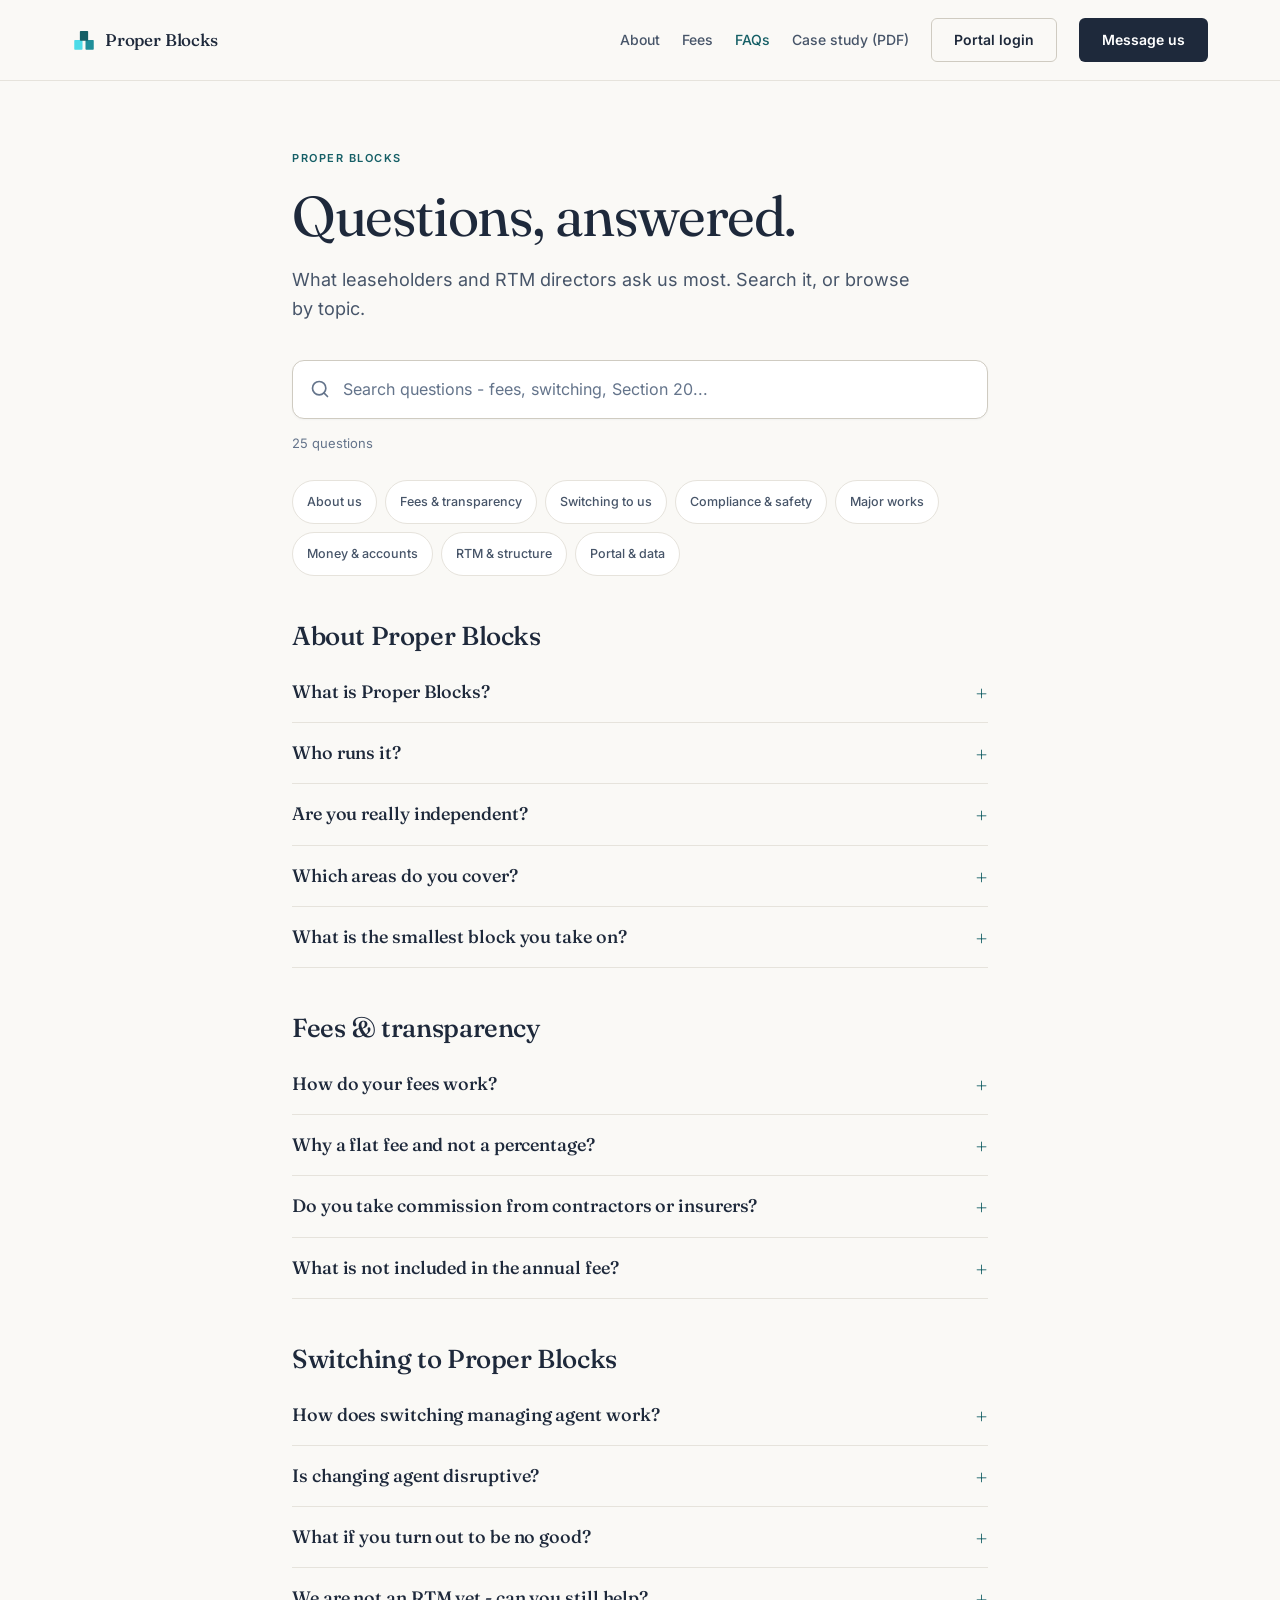
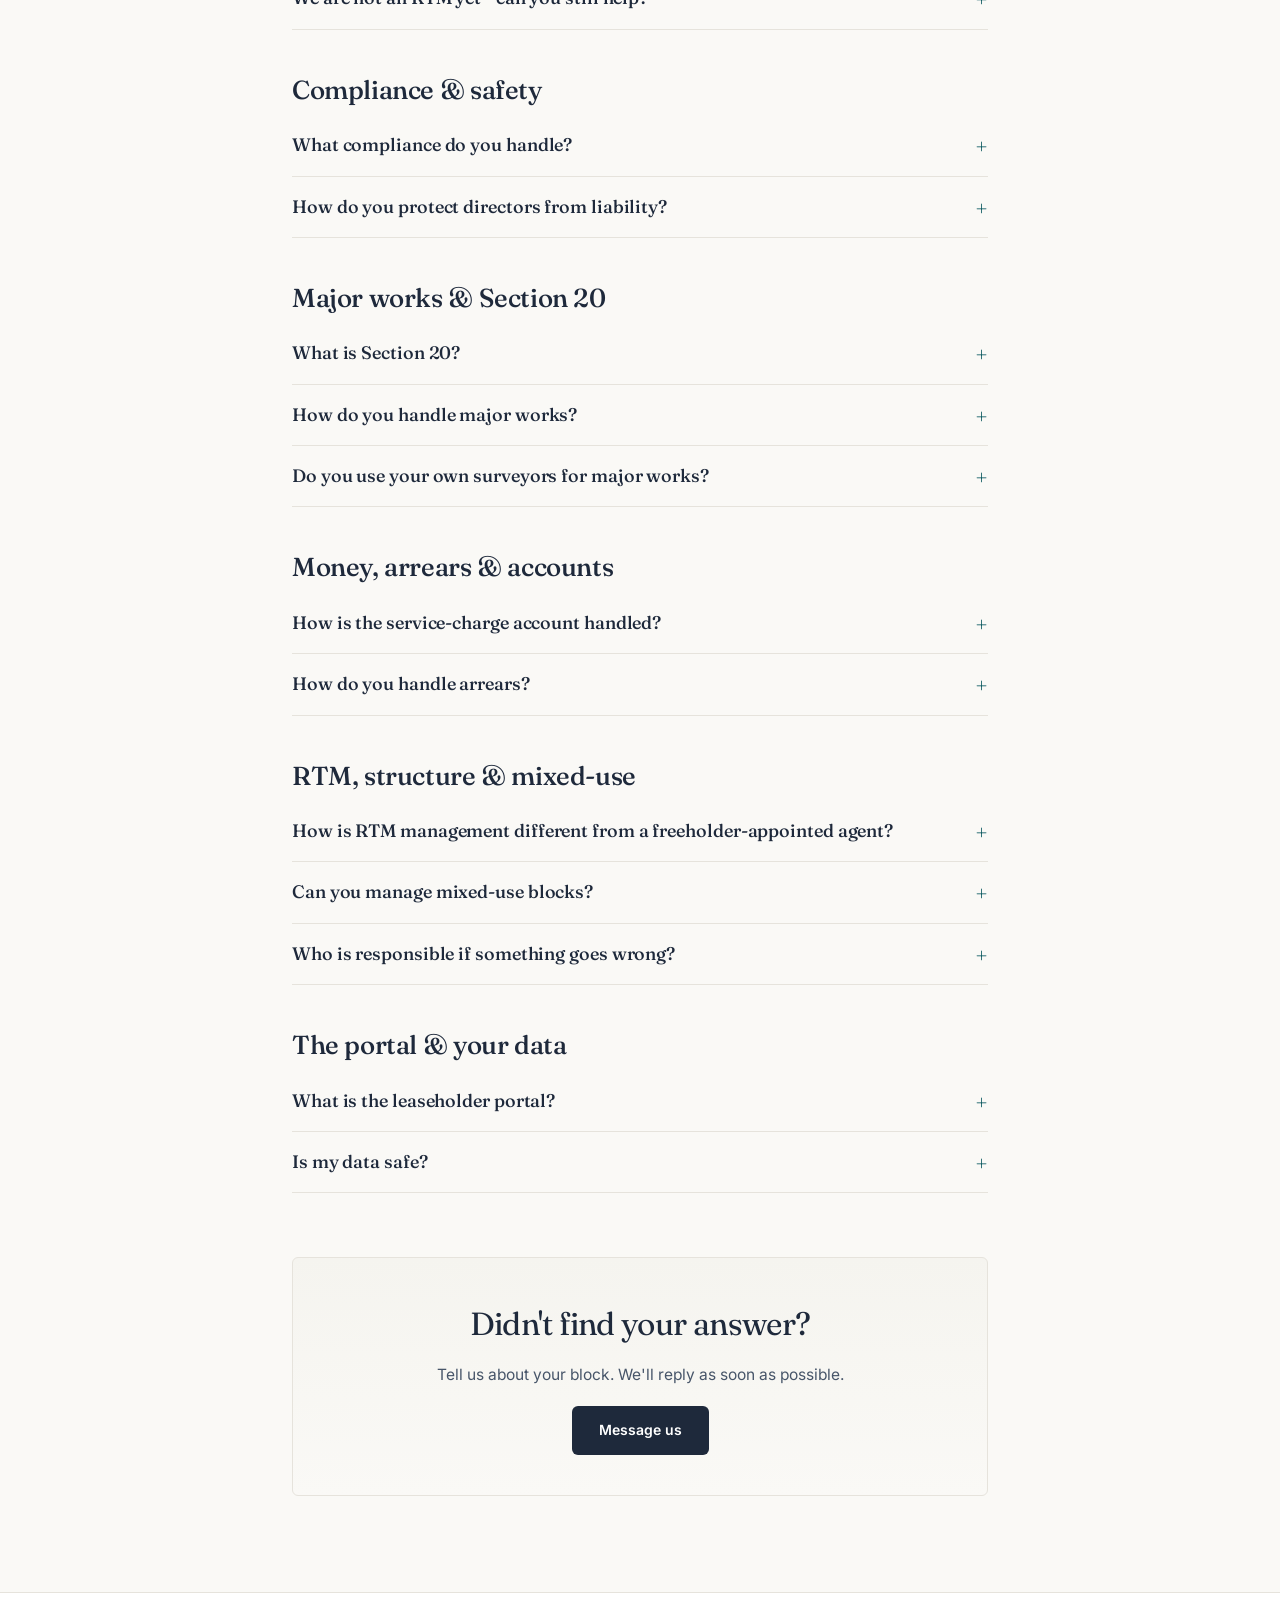
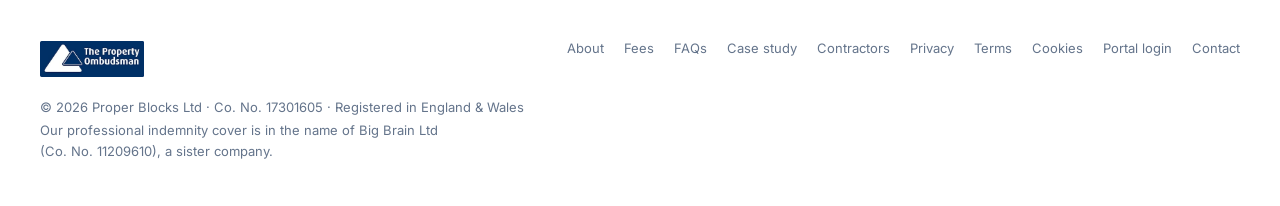
<file: FAQs/index.html>
<!DOCTYPE html>
<html lang="en-GB">
<head>
<meta charset="UTF-8">
<meta name="viewport" content="width=device-width, initial-scale=1.0">
<title>Frequently asked questions - Proper Blocks</title>
<meta name="description" content="Answers to common questions about Proper Blocks: independent London block management for RTM companies and residents' associations. Fees, switching agent, compliance, Section 20, the leaseholder portal and more.">
<meta name="theme-color" content="#155F66">

<meta property="og:type" content="website">
<meta property="og:title" content="Frequently asked questions - Proper Blocks">
<meta property="og:description" content="Answers on fees, switching managing agent, compliance, Section 20 major works and the leaseholder portal. Independent London block management.">
<meta property="og:url" content="https://properblocks.co.uk/FAQs/">
<meta property="og:site_name" content="Proper Blocks">
<meta name="twitter:card" content="summary_large_image">
<meta name="twitter:title" content="Frequently asked questions - Proper Blocks">
<meta name="twitter:description" content="Answers on fees, switching managing agent, compliance, Section 20 and the leaseholder portal.">

<link rel="canonical" href="https://properblocks.co.uk/FAQs/">
<link rel="icon" type="image/svg+xml" href="data:image/svg+xml,%3Csvg%20xmlns%3D%22http%3A%2F%2Fwww.w3.org%2F2000%2Fsvg%22%20viewBox%3D%220%200%2032%2032%22%3E%3Crect%20x%3D%223%22%20y%3D%2216%22%20width%3D%2211%22%20height%3D%2213%22%20rx%3D%221%22%20fill%3D%22%234DDBE8%22%2F%3E%3Crect%20x%3D%2218%22%20y%3D%2216%22%20width%3D%2211%22%20height%3D%2213%22%20rx%3D%221%22%20fill%3D%22%231F8E99%22%2F%3E%3Crect%20x%3D%2210.5%22%20y%3D%224%22%20width%3D%2211%22%20height%3D%2213%22%20rx%3D%221%22%20fill%3D%22%23155F66%22%2F%3E%3C%2Fsvg%3E">
<link rel="preload" href="/fonts/fraunces-var.woff2" as="font" type="font/woff2" crossorigin>
<link rel="preload" href="/fonts/inter-var.woff2" as="font" type="font/woff2" crossorigin>
<link rel="stylesheet" href="/fonts/fonts-1.css">

<script type="application/ld+json">
{
  "@context": "https://schema.org",
  "@graph": [
    {
      "@type": "WebPage",
      "@id": "https://properblocks.co.uk/FAQs/#webpage",
      "url": "https://properblocks.co.uk/FAQs/",
      "name": "Frequently asked questions - Proper Blocks",
      "isPartOf": {"@id": "https://properblocks.co.uk/#website"},
      "inLanguage": "en-GB"
    },
    {
      "@type": "BreadcrumbList",
      "itemListElement": [
        {"@type": "ListItem", "position": 1, "name": "Proper Blocks", "item": "https://properblocks.co.uk/"},
        {"@type": "ListItem", "position": 2, "name": "FAQs", "item": "https://properblocks.co.uk/FAQs/"}
      ]
    },
    {
      "@type": "FAQPage",
      "mainEntity": [
        {"@type":"Question","name":"What is Proper Blocks?","acceptedAnswer":{"@type":"Answer","text":"Proper Blocks is independent block management for London leaseholders who run their own building: right-to-manage companies, residents' associations, and organised leaseholder groups. Its co-founders are Howard Stone, a turnaround finance director of 15 years and an active RTM director since 2018, and Michael Cumes, who organises the people, logistics, and calendars across our blocks. The leaseholder portal is the tool we use to run a block openly; the service itself is the management."}},
        {"@type":"Question","name":"Are you really independent?","acceptedAnswer":{"@type":"Answer","text":"Yes. We are not owned by a developer, a freeholder or a contractor, so the only people we answer to are the leaseholders who appoint us. We take no introduction fees or commissions from the contractors or partners we instruct, and every one of them contracts directly with your company."}},
        {"@type":"Question","name":"How do your fees work?","acceptedAnswer":{"@type":"Answer","text":"One flat fee per unit per year, published in full on our fees page. Every charge is listed there, the annual fee and each specific extra, with its price."}},
        {"@type":"Question","name":"Why a flat fee and not a percentage?","acceptedAnswer":{"@type":"Answer","text":"A fee that rises with spending rewards a manager for spending more of your money. A flat fee per unit does not, so our incentive is to run the block well rather than to run up the bill."}},
        {"@type":"Question","name":"How does switching managing agent work?","acceptedAnswer":{"@type":"Answer","text":"Three steps: a conversation and a review of your documents so you see exactly where you stand; a managed handover of records, funds, contracts, and compliance from your current agent; then full visibility from day one. We run the handover ourselves so nothing is dropped."}},
        {"@type":"Question","name":"What if you turn out to be no good?","acceptedAnswer":{"@type":"Answer","text":"We give a six-month service guarantee. If we fail materially or persistently to manage your building to the standard written into our agreement, you can end it inside the first six months and we return every management fee and the onboarding fee you have paid. Your directors decide whether we met that standard. If we disagree with your directors, an independent chartered surveyor settles it and we split the cost. It does not cover a change of mind, or a failure caused by something the directors withheld from us, by a decision we asked for and did not get, or by the outgoing agent holding on to the records. The full wording is clause 9.5 of the management agreement."}},
        {"@type":"Question","name":"What compliance do you handle?","acceptedAnswer":{"@type":"Answer","text":"Fire risk assessment, asbestos, electrical, water hygiene, lifts, and fire doors, the duties that carry personal liability for directors, kept current on a tracked plan."}},
        {"@type":"Question","name":"What is Section 20?","acceptedAnswer":{"@type":"Answer","text":"Section 20 of the Landlord and Tenant Act 1985 is the consultation a block must run before carrying out qualifying major works or entering a long-term agreement. Run properly it keeps the cost recoverable from leaseholders; run badly, recovery can be capped."}},
        {"@type":"Question","name":"Do you use your own surveyors for major works?","acceptedAnswer":{"@type":"Answer","text":"No, deliberately. The surveyor who scopes major works and certifies their cost should be independent of whoever administers them. We use external chartered building surveyors, appointed by the RTM, never an in-house team, so the Section 20 consultation stays a genuine independent check on cost. Our administration fee, 5% of the first £100,000 of the contract and 2.5% above that, covers running the programme and the consultation; the surveyor is a separate, transparent appointment."}},
        {"@type":"Question","name":"How is RTM block management different from a freeholder-appointed agent?","acceptedAnswer":{"@type":"Answer","text":"A right-to-manage company is a leaseholder-controlled company that acquires the freeholder's management functions under the Commonhold and Leasehold Reform Act 2002. The leaseholders elect the directors, so management passes from the freeholder to the people who live there. Proper Blocks works for the RTM company, accountable to its leaseholder-elected board."}},
        {"@type":"Question","name":"What is the leaseholder portal?","acceptedAnswer":{"@type":"Answer","text":"A proprietary portal that logs every message, every action, and every response, visible to the leaseholder it concerns, with director meetings minuted, contractor visits documented and a regular newsletter to approved residents and directors."}},
        {"@type":"Question","name":"Is my data safe?","acceptedAnswer":{"@type":"Answer","text":"Yes. The RTM company is the data controller for leaseholder information and we handle it under UK data-protection law. Our full privacy notice is published on the site."}}
      ]
    }
  ]
}
</script>

<style>
*,*::before,*::after{box-sizing:border-box;margin:0;padding:0}
:root{
  --bg:#FAF9F6; --panel:#FFFFFF; --alt:#F5F4EF;
  --ink:#1E293B; --ink-2:#475569; --ink-3:#64748B;
  --rule:#E6E3DC; --rule-2:#CFCBC1;
  --teal:#1F8E99; --teal-deep:#155F66; --teal-light:#CDF4F8; --moss:#103E43;
}
html{scroll-behavior:smooth}
body{background:var(--bg);color:var(--ink);font-family:Inter,sans-serif;font-size:15.5px;line-height:1.6;-webkit-font-smoothing:antialiased}
a{color:var(--teal-deep);text-decoration:underline;text-decoration-color:var(--rule-2);text-underline-offset:2px}
a:hover{text-decoration-color:var(--teal-deep)}

header{position:sticky;top:0;z-index:50;background:rgba(250,249,246,0.92);backdrop-filter:blur(12px);border-bottom:1px solid var(--rule)}
header .inner{max-width:920px;margin:0 auto;padding:18px 32px;display:flex;align-items:center;justify-content:space-between}
.mark{display:flex;align-items:center;gap:9px;text-decoration:none;color:var(--ink)}
.mark-glyph{width:24px;height:24px}
.mark-glyph svg{width:100%;height:100%}
.mark-name{font-family:Fraunces,serif;font-size:17px;font-weight:500;letter-spacing:-0.01em}
nav.head{display:flex;gap:24px;align-items:center}
nav.head a{text-decoration:none;color:var(--ink-2);font-size:14px;font-weight:500}
nav.head a:hover,nav.head a[aria-current]{color:var(--teal-deep)}

main{max-width:760px;margin:0 auto;padding:64px 32px 96px}
.eyebrow{display:inline-block;font-size:11px;letter-spacing:0.14em;color:var(--teal-deep);font-weight:600;margin-bottom:18px;text-transform:uppercase}
h1{font-family:Fraunces,serif;font-weight:400;font-size:clamp(38px,4.6vw,56px);line-height:1.08;letter-spacing:-0.025em;color:var(--ink);margin-bottom:20px}
.lede{font-size:18px;color:var(--ink-2);line-height:1.6;margin-bottom:36px;max-width:620px}

/* Search */
.search{position:relative;margin:0 0 14px}
.search svg{position:absolute;left:18px;top:50%;transform:translateY(-50%);width:20px;height:20px;color:var(--ink-3);pointer-events:none}
#q{width:100%;font:inherit;font-size:16px;color:var(--ink);background:var(--panel);border:1px solid var(--rule-2);border-radius:12px;padding:16px 48px 16px 50px;box-shadow:0 1px 2px rgba(16,62,67,0.04)}
#q::placeholder{color:var(--ink-3)}
#q:focus{outline:none;border-color:var(--teal);box-shadow:0 0 0 4px rgba(31,142,153,0.14)}
.clear{position:absolute;right:10px;top:50%;transform:translateY(-50%);width:30px;height:30px;border:none;background:none;color:var(--ink-3);font-size:22px;line-height:1;cursor:pointer;border-radius:8px;display:none;align-items:center;justify-content:center}
.clear:hover{background:var(--alt);color:var(--ink)}
.clear.on{display:flex}
.count{font-size:13px;color:var(--ink-3);min-height:20px;margin-bottom:26px}

/* Category chips */
.chips{display:flex;flex-wrap:wrap;gap:8px;margin:0 0 40px}
/* min-height 44px: these are controls, not prose links, so WCAG 2.5.5's
   inline-link exemption does not reach them. They measured 36px tall until
   26 Aug 2026. The flex centring keeps the pill looking the same height it
   always did while the tappable box meets the floor. */
.chips a{display:inline-flex;align-items:center;min-height:44px;font-size:12.5px;font-weight:500;color:var(--ink-2);background:var(--panel);border:1px solid var(--rule);border-radius:999px;padding:7px 14px;text-decoration:none}
.chips a:hover{border-color:var(--teal);color:var(--teal-deep)}

.cat{margin:0 0 8px}
.cat h2{font-family:Fraunces,serif;font-weight:500;font-size:clamp(20px,2.4vw,26px);letter-spacing:-0.015em;color:var(--ink);margin:40px 0 4px;scroll-margin-top:88px}
.qa{border-bottom:1px solid var(--rule);padding:18px 0}
.qa summary{font-family:Fraunces,serif;font-weight:500;font-size:18px;color:var(--ink);cursor:pointer;list-style:none;padding-right:34px;position:relative;letter-spacing:-0.005em;line-height:1.35}
.qa summary::-webkit-details-marker{display:none}
.qa summary::after{content:"+";position:absolute;right:0;top:-2px;font-size:24px;font-weight:300;color:var(--teal-deep);transition:transform .18s ease}
.qa[open] summary::after{content:"\2013"}
.qa summary:focus-visible{outline:3px solid rgba(31,142,153,0.4);outline-offset:3px;border-radius:4px}
.qa .a{margin-top:12px;color:var(--ink-2);font-size:15px;line-height:1.65}
.qa .a p{margin-bottom:10px}
.qa .a p:last-child{margin-bottom:0}
.qa.hide,.cat.hide{display:none}

.noresult{display:none;padding:32px 4px;color:var(--ink-2)}
.noresult.on{display:block}
.noresult strong{color:var(--ink)}

.cta-band{margin-top:64px;padding:40px 32px;background:linear-gradient(180deg,var(--alt) 0%,var(--bg) 100%);border:1px solid var(--rule);border-radius:6px;text-align:center}
.cta-band h2{font-family:Fraunces,serif;font-weight:400;font-size:clamp(24px,3vw,32px);letter-spacing:-0.02em;color:var(--ink);margin:0 0 14px}
.cta-band p{color:var(--ink-2);margin-bottom:18px}
.btn{display:inline-flex;align-items:center;gap:8px;padding:12px 26px;border-radius:6px;font-size:14px;font-weight:600;text-decoration:none;background:var(--ink);color:#fff;border:1px solid transparent}
.btn:hover{background:var(--moss);text-decoration:none}

footer{padding:40px 32px;border-top:1px solid var(--rule);background:var(--panel);font-size:13px;color:var(--ink-3)}
footer .inner{max-width:920px;margin:0 auto;display:flex;justify-content:space-between;align-items:center;flex-wrap:wrap;gap:20px}
footer .links{display:flex;gap:24px;flex-wrap:wrap}
footer a{color:var(--ink-3);text-decoration:none}
footer a:hover{color:var(--teal-deep)}

@media (max-width:680px){
  main{padding:48px 22px 72px}
  nav.head{gap:14px}
  nav.head .hide-sm{display:none}
}
@media (prefers-reduced-motion:reduce){*{transition:none!important;scroll-behavior:auto!important}}
/* chrome:build.js */
header{position:sticky;top:0;z-index:50;background:rgba(250,249,246,0.94);backdrop-filter:blur(12px);border-bottom:1px solid #E6E3DC}
header .inner{max-width:1200px;margin:0 auto;padding:18px 32px;display:flex;align-items:center;justify-content:space-between;gap:20px}
.mark{display:flex;align-items:center;gap:9px;text-decoration:none;color:#1E293B}
.mark-glyph{width:24px;height:24px;display:flex;align-items:center;justify-content:center}
.mark-glyph svg{width:100%;height:100%}
.mark-name{font-family:Fraunces,Georgia,serif;font-size:17px;font-weight:500;letter-spacing:-0.01em}
nav.head{display:flex;gap:22px;align-items:center;flex-wrap:wrap}
nav.head a:not(.btn){text-decoration:none;color:#475569;font-size:14px;font-weight:500}
nav.head a:not(.btn):hover,nav.head a:not(.btn)[aria-current]{color:#155F66}
nav.head .btn{display:inline-flex;align-items:center;box-sizing:border-box;min-height:44px;padding:11px 22px;border-radius:6px;font-size:14px;font-weight:600;line-height:1.2;text-decoration:none;border:1px solid transparent;cursor:pointer}
nav.head .btn-ghost{background:transparent;color:#1E293B;border-color:#CFCBC1}
nav.head .btn-ghost:hover{background:rgba(30,41,59,0.05)}
nav.head .btn-primary{background:#1E293B;color:#fff}
nav.head .btn-primary:hover{background:#103E43}
footer{padding:44px 32px;border-top:1px solid #E6E3DC;background:#FFFFFF;margin-top:0}
footer .inner{max-width:1200px;margin:0 auto;display:flex;justify-content:space-between;align-items:flex-start;flex-wrap:wrap;gap:20px}
footer .copy-block{max-width:560px}
footer .links{display:flex;gap:20px;flex-wrap:wrap}
footer .copy,footer a{font-size:13px;color:#64748B;text-decoration:none;line-height:1.7}
footer .copy-note{font-size:13px;color:#64748B;line-height:1.6;margin:2px 0 0;max-width:520px}
footer a:hover{color:#155F66}
footer .tpo{display:inline-block;line-height:0;margin:0 0 10px;padding:4px 0;border-radius:4px}
@media (min-width:1100px){footer .inner{flex-wrap:nowrap;gap:40px}footer .copy-block{flex:1 1 auto;min-width:0}footer .links{flex:0 0 auto;flex-wrap:nowrap}}
footer .tpo img{display:block;height:36px;width:auto}
footer .tpo:hover{opacity:0.88}
footer .tpo:focus-visible{outline:2px solid #155F66;outline-offset:3px}
nav.head .btn,.mark-name{white-space:nowrap}
@media (max-width:900px){nav.head{gap:14px}nav.head a:not(.btn){display:none}}
@media (max-width:760px){header .inner{padding:14px 18px}footer{padding:32px 18px}}
@media (max-width:520px){header .inner{padding:14px 20px}nav.head a:not(.btn),nav.head .btn-ghost{display:none}nav.head .btn{min-height:44px;padding:11px 16px;font-size:14px}}
/* /chrome */</style>
</head>
<body>

<header>
<div class="inner">
<a href="/" class="mark">
<span class="mark-glyph">
<svg viewBox="0 0 32 32"><rect x="3" y="16" width="11" height="13" rx="1" fill="#4DDBE8"/><rect x="18" y="16" width="11" height="13" rx="1" fill="#1F8E99"/><rect x="10.5" y="4" width="11" height="13" rx="1" fill="#155F66"/></svg>
</span>
<span class="mark-name">Proper Blocks</span>
</a>
<nav class="head">
<a href="/block-manager-london/">About</a>
<a href="/fees/">Fees</a>
<a href="/FAQs/" aria-current="page">FAQs</a>
<a href="/case-study.pdf">Case study (PDF)</a>
<a href="https://dennishouse.properblocks.co.uk" class="btn btn-ghost">Portal login</a>
<a href="/#message" class="btn btn-primary">Message us</a>
</nav>
</div>
</header>

<main>
  <span class="eyebrow">Proper Blocks</span>
  <h1>Questions, answered.</h1>
  <p class="lede">What leaseholders and RTM directors ask us most. Search it, or browse by topic.</p>

  <div class="search">
    <svg viewBox="0 0 24 24" fill="none" stroke="currentColor" stroke-width="2" stroke-linecap="round" stroke-linejoin="round" aria-hidden="true"><circle cx="11" cy="11" r="8"/><path d="m21 21-4.3-4.3"/></svg>
    <label for="q" class="vh" style="position:absolute;width:1px;height:1px;overflow:hidden;clip:rect(0 0 0 0)">Search the questions</label>
    <input id="q" type="search" autocomplete="off" placeholder="Search questions - fees, switching, Section 20..." aria-controls="faqs">
    <button class="clear" id="clear" type="button" aria-label="Clear search">&times;</button>
  </div>
  <div class="count" id="count" role="status" aria-live="polite"></div>

  <nav class="chips" aria-label="Jump to a topic">
    <a href="#about">About us</a>
    <a href="#fees">Fees &amp; transparency</a>
    <a href="#switching">Switching to us</a>
    <a href="#compliance">Compliance &amp; safety</a>
    <a href="#major-works">Major works</a>
    <a href="#money">Money &amp; accounts</a>
    <a href="#structure">RTM &amp; structure</a>
    <a href="#portal">Portal &amp; data</a>
  </nav>

  <div id="faqs">

    <section class="cat" data-cat>
      <h2 id="about">About Proper Blocks</h2>
      <details class="qa"><summary>What is Proper Blocks?</summary><div class="a"><p>Independent block management for London leaseholders who run their own building: right-to-manage companies, residents' associations, and organised leaseholder groups. Its co-founders are Howard Stone, a turnaround finance director of 15 years and an active RTM director since 2018, and Michael Cumes, who organises the people, logistics, and calendars across our blocks. The leaseholder portal is the tool we use to run a block openly; the service itself is the management.</p></div></details>
      <details class="qa"><summary>Who runs it?</summary><div class="a"><p>Howard Stone, a turnaround finance director of 15 years, revitalising companies in distress, and an active RTM director since 2018, with a career as a turnaround CFO across seven companies. London-based.</p></div></details>
      <details class="qa"><summary>Are you really independent?</summary><div class="a"><p>Yes. We are not owned by a developer, a freeholder or a contractor, so the only people we answer to are the leaseholders who appoint us. We take no introduction fees or commissions from the contractors or partners we instruct; they are chosen on merit, and every one of them contracts directly with your company.</p></div></details>
      <details class="qa"><summary>Which areas do you cover?</summary><div class="a"><p>Residential and mixed-use blocks across London, whatever the legal structure: RTM company, residents' association, or an organised leaseholder group.</p></div></details>
      <details class="qa"><summary>What is the smallest block you take on?</summary><div class="a"><p>There is no minimum block size. The fee is £350 per flat per year with a minimum of £3,500 a year for the block, because the work of running a building is much the same whatever its size: the accounts, the compliance calendar, the insurance, the consultations, and the board meetings do not shrink with the unit count. The minimum is ten flats at the flat rate, so it applies to any block smaller than that.</p></div></details>
    </section>

    <section class="cat" data-cat>
      <h2 id="fees">Fees &amp; transparency</h2>
      <details class="qa"><summary>How do your fees work?</summary><div class="a"><p>One flat fee per unit per year, published in full on our fees page. Every charge is listed there, the annual fee and each specific extra, with its price.</p></div></details>
      <details class="qa"><summary>Why a flat fee and not a percentage?</summary><div class="a"><p>A fee that rises with spending rewards a manager for spending more of your money. A flat fee per unit does not, so our incentive is to run the block well rather than to run up the bill. Major works carry a transparent administration charge of 5% on the first &pound;100,000 of the contract and 2.5% above that, against the 10-15% large firms typically take, and every other charge is listed on the fees page with its price.</p></div></details>
      <details class="qa"><summary>Do you take commission from contractors or insurers?</summary><div class="a"><p>No. We take no introduction fees or commissions from the contractors or partners we instruct. Insurance is placed through an independent broker, and we do not take a cut of the premium out of your service charge. Every partner we introduce contracts directly with your company, so the agreement and the money are between you and them.</p></div></details>
      <details class="qa"><summary>What is not included in the annual fee?</summary><div class="a"><p>A small number of specific items are charged separately and listed openly: a one-off &pound;750 to take the building on, administering major works (5% of the first &pound;100,000 of the contract and 2.5% above that, against the 10-15% large firms charge), recovering arrears that were already more than six months old on the day you appointed us (5% of what actually comes back), advisory work (&pound;50 an hour), running a tribunal or court case (&pound;100 an hour), and a sales enquiry pack when a flat is sold. Advisory and litigation work is timesheeted and agreed in advance. The full list and rates are on our <a href="/fees/">fees page</a>.</p></div></details>
    </section>

    <section class="cat" data-cat>
      <h2 id="switching">Switching to Proper Blocks</h2>
      <details class="qa"><summary>How does switching managing agent work?</summary><div class="a"><p>Three steps. A conversation and a review of your documents, so you see exactly where you stand before committing to anything. A managed handover of the records, funds, contracts, and compliance from your current agent. Then full visibility from day one, with every action logged in your portal.</p></div></details>
      <details class="qa"><summary>Is changing agent disruptive?</summary><div class="a"><p>We run the handover ourselves, so it is managed rather than left to the outgoing agent, and you are never exposed while control passes across.</p></div></details>
      <details class="qa"><summary>What if you turn out to be no good?</summary><div class="a"><p>We give a six-month service guarantee. If we fail materially or persistently to manage your building to the standard written into our agreement, you can end it inside the first six months and we return every management fee and the onboarding fee you have paid. Your directors decide whether we met that standard. If we disagree with your directors, an independent chartered surveyor settles it and we split the cost. It does not cover a change of mind, or a failure caused by something your directors withheld from us, by a decision we asked for and did not get, or by the outgoing agent holding on to the records. The full wording is clause 9.5 of the management agreement, which you read before you appoint us.</p></div></details>
      <details class="qa"><summary>We are not an RTM yet - can you still help?</summary><div class="a"><p>Yes. If you are not yet in control of your block, we can help you set up a Right to Manage company under the Commonhold and Leasehold Reform Act 2002, then manage it for you.</p></div></details>
    </section>

    <section class="cat" data-cat>
      <h2 id="compliance">Compliance &amp; safety</h2>
      <details class="qa"><summary>What compliance do you handle?</summary><div class="a"><p>Fire risk assessment, asbestos, electrical, water hygiene, lifts, and fire doors - the duties that carry personal liability for directors - kept current on a tracked plan.</p></div></details>
      <details class="qa"><summary>How do you protect directors from liability?</summary><div class="a"><p>We keep the statutory duties met and surface anything that needs a board decision before it becomes an incident, so directors are not carrying liability they do not know about.</p></div></details>
    </section>

    <section class="cat" data-cat>
      <h2 id="major-works">Major works &amp; Section 20</h2>
      <details class="qa"><summary>What is Section 20?</summary><div class="a"><p>Section 20 of the Landlord and Tenant Act 1985 is the consultation a block must run before carrying out qualifying major works or entering a long-term agreement. Run properly, it keeps the cost recoverable from leaseholders; run badly, recovery can be capped.</p></div></details>
      <details class="qa"><summary>How do you handle major works?</summary><div class="a"><p>Works are scoped and administered with chartered building surveyors, with the Section 20 consultation run properly so the cost stays recoverable, and a reserve built steadily against the big jobs so leaseholders are not hit with sudden, painful demands.</p></div></details>
      <details class="qa"><summary>Do you use your own surveyors for major works?</summary><div class="a"><p>No, and that is deliberate. The surveyor who scopes major works and checks what they should cost shouldn't work for the firm running them. So we use independent external chartered surveyors, appointed by the RTM. Our administration fee, 5% of the first &pound;100,000 of the contract and 2.5% above that, covers running the programme and the consultation; the surveyor is a separate appointment.</p></div></details>
    </section>

    <section class="cat" data-cat>
      <h2 id="money">Money, arrears &amp; accounts</h2>
      <details class="qa"><summary>How is the service-charge account handled?</summary><div class="a"><p>Every supplier invoice is checked against contracted scope, prior invoices, and a market comparator. A quarterly expenditure report goes to the directors. The annual service-charge accounts are filed on time and independently certified by a qualified accountant.</p></div></details>
      <details class="qa"><summary>How do you handle arrears?</summary><div class="a"><p>Service-charge debts are pursued proportionately and firmly, and disputed items are revisited against the lease rather than carried over from the previous agent's figures. The aim is to keep the block solvent while treating leaseholders fairly.</p></div></details>
    </section>

    <section class="cat" data-cat>
      <h2 id="structure">RTM, structure &amp; mixed-use</h2>
      <details class="qa"><summary>How is RTM management different from a freeholder-appointed agent?</summary><div class="a"><p>A Right to Manage company is a leaseholder-controlled company that acquires the freeholder's management functions under the Commonhold and Leasehold Reform Act 2002. The leaseholders elect the directors, so management passes from the freeholder to the people who live there. Proper Blocks works for the RTM company, accountable to its leaseholder-elected board.</p></div></details>
      <details class="qa"><summary>Can you manage mixed-use blocks?</summary><div class="a"><p>Yes, where the residential floor area exceeds the commercial. The statutory Right to Manage threshold under the 2002 Act requires residential to be the majority. Commercial leaseholders pay into the same service-charge account on the proportions set by their leases.</p></div></details>
      <details class="qa"><summary>Who is responsible if something goes wrong?</summary><div class="a"><p>The RTM company is the contracting party for compliance and its directors are statutorily exposed. Proper Blocks carries professional indemnity insurance, but the responsibility chain ends with the RTM board. Our job is to keep directors out of unknowing liability and to surface anything that needs a board decision before it becomes an incident.</p></div></details>
    </section>

    <section class="cat" data-cat>
      <h2 id="portal">The portal &amp; your data</h2>
      <details class="qa"><summary>What is the leaseholder portal?</summary><div class="a"><p>A proprietary portal that logs every message, every action, and every response, visible to the leaseholder it concerns. Director meetings are minuted, contractor visits are documented through a transparent flow, and a regular newsletter goes to approved residents and directors.</p></div></details>
      <details class="qa"><summary>Is my data safe?</summary><div class="a"><p>Yes. The RTM company is the data controller for leaseholder information and we handle it under UK data-protection law. Our full <a href="/privacy">privacy notice</a> sets out what we hold, why, and your rights.</p></div></details>
    </section>

  </div>

  <div class="noresult" id="noresult">
    <p><strong>No questions match that search.</strong> Try a different word, or <a href="/">message us</a> and we will answer directly.</p>
  </div>

  <div class="cta-band">
    <h2>Didn't find your answer?</h2>
    <p>Tell us about your block. We'll reply as soon as possible.</p>
    <a href="/#message" class="btn">Message us</a>
  </div>
</main>

<footer>
<div class="inner">
<div class="copy-block">
<a class="tpo" href="https://www.tpos.co.uk/business-search/proper-blocks/" target="_blank" rel="noopener noreferrer" aria-label="The Property Ombudsman, membership T14754: our entry on their public member register, opens in a new tab"><img src="/img/the-property-ombudsman.webp" alt="The Property Ombudsman" width="103" height="36"></a>
<div class="copy">&copy; 2026 Proper Blocks Ltd &middot; Co. No. 17301605 &middot; Registered in England &amp; Wales</div>
<p class="copy-note">Our professional indemnity cover is in the name of Big Brain Ltd (Co.&nbsp;No.&nbsp;11209610), a sister company.</p>
</div>
<div class="links">
<a href="/block-manager-london/">About</a>
<a href="/fees/">Fees</a>
<a href="/FAQs/">FAQs</a>
<a href="/case-study.pdf">Case study</a>
<a href="/contractor/">Contractors</a>
<a href="/privacy/">Privacy</a>
<a href="/terms/">Terms</a>
<a href="/cookies/">Cookies</a>
<a href="https://dennishouse.properblocks.co.uk">Portal login</a>
<a href="mailto:howard@properblocks.co.uk">Contact</a>
</div>
</div>
</footer>

<script>
(function(){
  var q = document.getElementById('q');
  var clear = document.getElementById('clear');
  var count = document.getElementById('count');
  var noresult = document.getElementById('noresult');
  var cats = Array.prototype.slice.call(document.querySelectorAll('.cat'));
  var items = Array.prototype.slice.call(document.querySelectorAll('.qa'));
  var chips = document.querySelector('.chips');

  // Pre-index each question's searchable text once.
  items.forEach(function(it){
    it._text = (it.textContent || '').toLowerCase().replace(/\s+/g,' ');
  });
  var total = items.length;

  function setCount(n, term){
    if(!term){ count.textContent = total + ' questions'; return; }
    count.textContent = n + (n === 1 ? ' result' : ' results') + ' for “' + term + '”';
  }

  function run(){
    var term = q.value.trim().toLowerCase().replace(/\s+/g,' ');
    clear.classList.toggle('on', term.length > 0);
    if(chips) chips.style.display = term ? 'none' : '';

    if(!term){
      items.forEach(function(it){ it.classList.remove('hide'); it.open = false; });
      cats.forEach(function(c){ c.classList.remove('hide'); });
      noresult.classList.remove('on');
      setCount(total, '');
      return;
    }

    var shown = 0;
    items.forEach(function(it){
      var match = it._text.indexOf(term) !== -1;
      it.classList.toggle('hide', !match);
      it.open = match; // open matches so the answer is visible
      if(match) shown++;
    });
    // Hide a category whose questions are all filtered out.
    cats.forEach(function(c){
      var any = c.querySelector('.qa:not(.hide)');
      c.classList.toggle('hide', !any);
    });
    noresult.classList.toggle('on', shown === 0);
    setCount(shown, q.value.trim());
  }

  q.addEventListener('input', run);
  clear.addEventListener('click', function(){ q.value=''; q.focus(); run(); });
  q.addEventListener('keydown', function(e){ if(e.key === 'Escape'){ q.value=''; run(); } });

  setCount(total, '');
})();
</script>




<!-- Cloudflare Web Analytics --><script defer src="/count.js"></script><!-- End Cloudflare Web Analytics -->
</body>
</html>
</file>
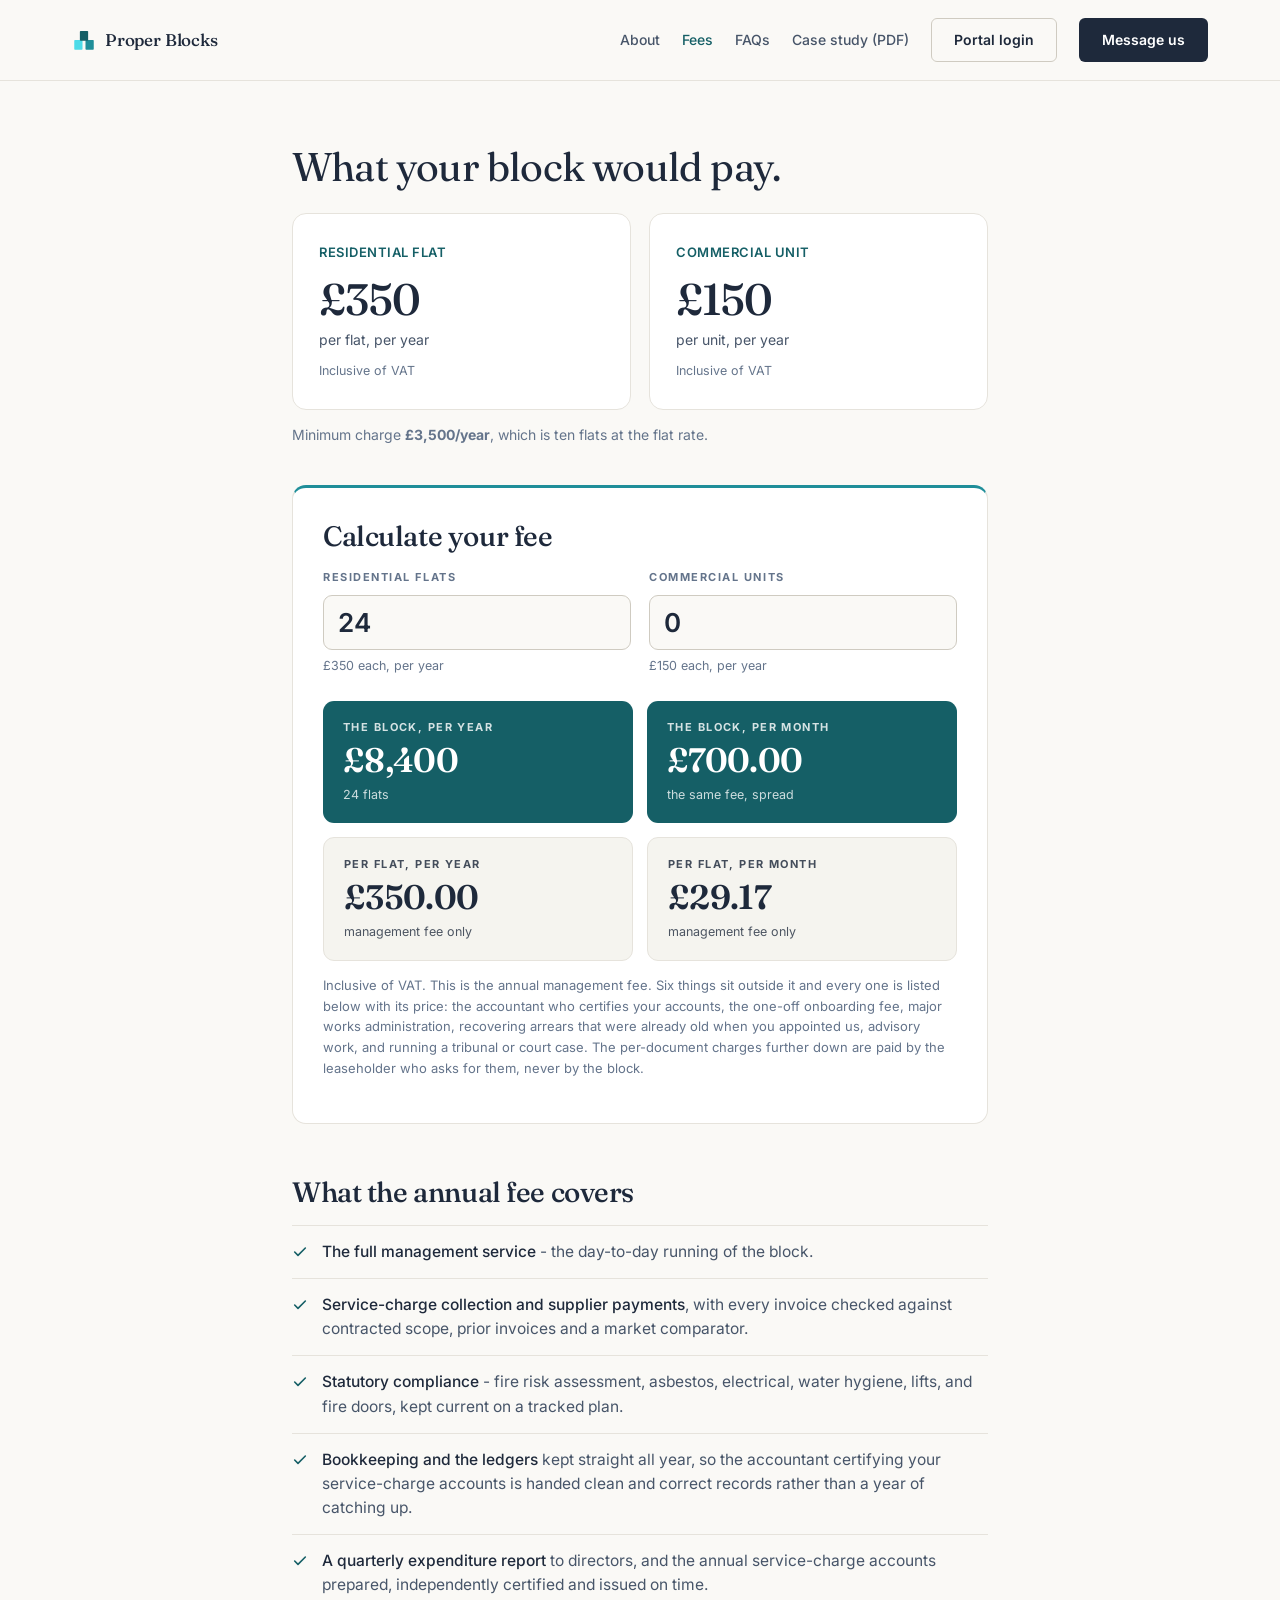
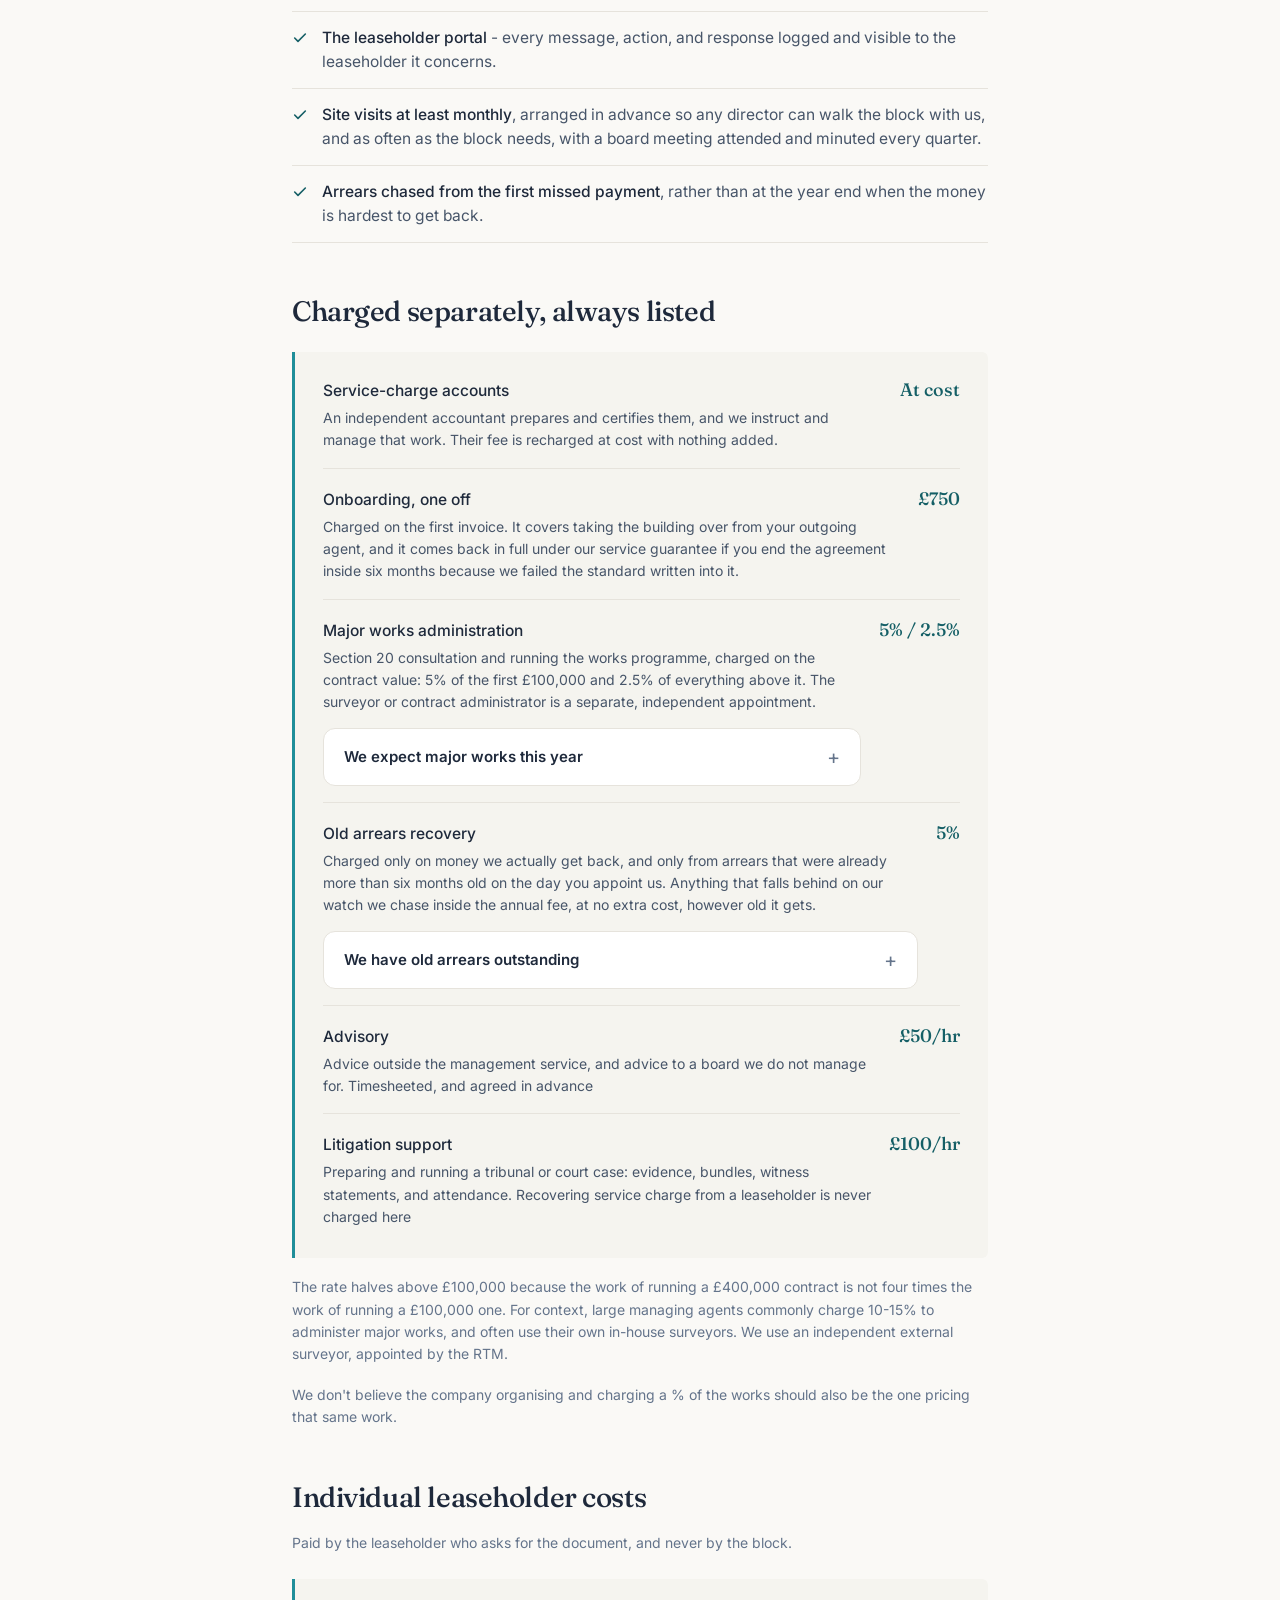
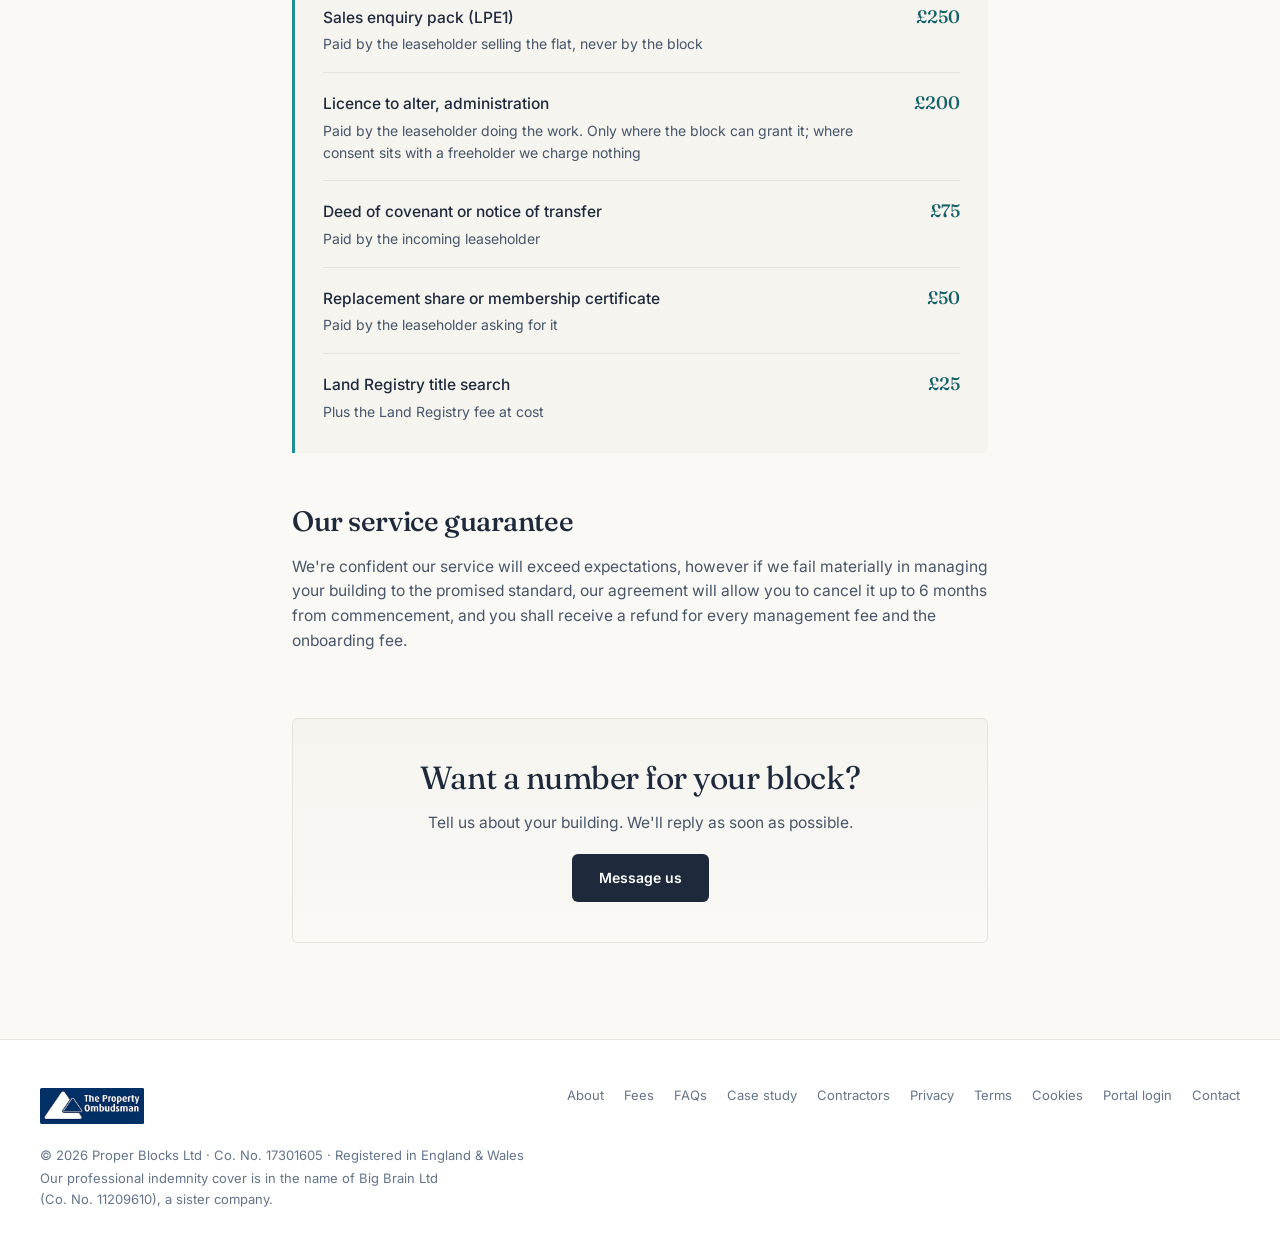
<file: fees/index.html>
<!DOCTYPE html>
<html lang="en-GB">
<head>
<meta charset="UTF-8">
<meta name="viewport" content="width=device-width, initial-scale=1.0">
<title>Fees - Proper Blocks</title>
<meta name="description" content="What Proper Blocks charges: £350 per flat and £150 per commercial unit a year, inclusive of VAT, £3,500 minimum. Work out your block's fee with the calculator.">
<meta name="theme-color" content="#155F66">

<meta property="og:type" content="website">
<meta property="og:title" content="Fees - Proper Blocks">
<meta property="og:description" content="What we charge, in full. One flat fee per unit per year, inclusive of VAT, every extra listed openly.">
<meta property="og:url" content="https://properblocks.co.uk/fees/">
<meta property="og:site_name" content="Proper Blocks">
<meta name="twitter:card" content="summary_large_image">
<meta name="twitter:title" content="Fees - Proper Blocks">
<meta name="twitter:description" content="What we charge, in full. One flat fee per unit per year, inclusive of VAT.">

<link rel="canonical" href="https://properblocks.co.uk/fees/">
<link rel="icon" type="image/svg+xml" href="data:image/svg+xml,%3Csvg%20xmlns%3D%22http%3A%2F%2Fwww.w3.org%2F2000%2Fsvg%22%20viewBox%3D%220%200%2032%2032%22%3E%3Crect%20x%3D%223%22%20y%3D%2216%22%20width%3D%2211%22%20height%3D%2213%22%20rx%3D%221%22%20fill%3D%22%234DDBE8%22%2F%3E%3Crect%20x%3D%2218%22%20y%3D%2216%22%20width%3D%2211%22%20height%3D%2213%22%20rx%3D%221%22%20fill%3D%22%231F8E99%22%2F%3E%3Crect%20x%3D%2210.5%22%20y%3D%224%22%20width%3D%2211%22%20height%3D%2213%22%20rx%3D%221%22%20fill%3D%22%23155F66%22%2F%3E%3C%2Fsvg%3E">
<link rel="preload" href="/fonts/fraunces-var.woff2" as="font" type="font/woff2" crossorigin>
<link rel="preload" href="/fonts/inter-var.woff2" as="font" type="font/woff2" crossorigin>
<link rel="stylesheet" href="/fonts/fonts-1.css">

<script type="application/ld+json">
{
  "@context": "https://schema.org",
  "@graph": [
    {
      "@type": "WebPage",
      "@id": "https://properblocks.co.uk/fees/#webpage",
      "url": "https://properblocks.co.uk/fees/",
      "name": "Fees - Proper Blocks",
      "isPartOf": {"@id": "https://properblocks.co.uk/#website"},
      "inLanguage": "en-GB"
    },
    {
      "@type": "BreadcrumbList",
      "itemListElement": [
        {"@type": "ListItem", "position": 1, "name": "Proper Blocks", "item": "https://properblocks.co.uk/"},
        {"@type": "ListItem", "position": 2, "name": "Fees", "item": "https://properblocks.co.uk/fees/"}
      ]
    }
  ]
}
</script>

<style>
*,*::before,*::after{box-sizing:border-box;margin:0;padding:0}
:root{
  --bg:#FAF9F6; --panel:#FFFFFF; --alt:#F5F4EF;
  --ink:#1E293B; --ink-2:#475569; --ink-3:#64748B;
  --rule:#E6E3DC; --rule-2:#CFCBC1;
  --teal:#1F8E99; --teal-deep:#155F66; --teal-light:#CDF4F8; --moss:#103E43;
}
html{scroll-behavior:smooth}
body{background:var(--bg);color:var(--ink);font-family:Inter,sans-serif;font-size:15.5px;line-height:1.6;-webkit-font-smoothing:antialiased}
a{color:var(--teal-deep);text-decoration:underline;text-decoration-color:var(--rule-2);text-underline-offset:2px}
a:hover{text-decoration-color:var(--teal-deep)}

header{position:sticky;top:0;z-index:50;background:rgba(250,249,246,0.92);backdrop-filter:blur(12px);border-bottom:1px solid var(--rule)}
header .inner{max-width:920px;margin:0 auto;padding:18px 32px;display:flex;align-items:center;justify-content:space-between}
.mark{display:flex;align-items:center;gap:9px;text-decoration:none;color:var(--ink)}
.mark-glyph{width:24px;height:24px}
.mark-glyph svg{width:100%;height:100%}
.mark-name{font-family:Fraunces,serif;font-size:17px;font-weight:500;letter-spacing:-0.01em}
nav.head{display:flex;gap:24px;align-items:center}
nav.head a{text-decoration:none;color:var(--ink-2);font-size:14px;font-weight:500}
nav.head a:hover,nav.head a[aria-current]{color:var(--teal-deep)}

main{max-width:760px;margin:0 auto;padding:64px 32px 96px}
.eyebrow{display:inline-block;font-size:11px;letter-spacing:0.14em;color:var(--teal-deep);font-weight:600;margin-bottom:18px;text-transform:uppercase}
h1{font-family:Fraunces,serif;font-weight:400;font-size:clamp(30px,3.2vw,40px);line-height:1.1;letter-spacing:-0.02em;color:var(--ink);margin:0 0 24px}
.lede{font-size:18px;color:var(--ink-2);line-height:1.6;margin-bottom:44px;max-width:620px}
h2{font-family:Fraunces,serif;font-weight:500;font-size:clamp(22px,2.5vw,28px);line-height:1.2;letter-spacing:-0.015em;color:var(--ink);margin:52px 0 16px}
p{margin-bottom:16px;color:var(--ink-2)}

/* Price cards */
.cards{display:grid;grid-template-columns:1fr 1fr;gap:18px;margin:8px 0 8px}
.pcard{background:var(--panel);border:1px solid var(--rule);border-radius:14px;padding:28px 26px}
.pcard .who{font-size:13px;font-weight:600;letter-spacing:0.04em;text-transform:uppercase;color:var(--teal-deep);margin-bottom:14px}
.pcard .amt{font-family:Fraunces,serif;font-weight:500;font-size:clamp(34px,5vw,44px);letter-spacing:-0.02em;color:var(--ink);line-height:1}
.pcard .per{font-size:14px;color:var(--ink-2);margin-top:8px}
.pcard .vat{font-size:12.5px;color:var(--ink-3);margin-top:10px}
.priceline{font-size:14px;color:var(--ink-3);margin:14px 0 0}

ul.inc{list-style:none;padding:0;margin:6px 0 0;border-top:1px solid var(--rule)}
ul.inc li{position:relative;padding:14px 0 14px 30px;border-bottom:1px solid var(--rule);color:var(--ink-2);line-height:1.55}
ul.inc li::before{content:"";position:absolute;left:0;top:18px;width:16px;height:16px;background:no-repeat center/16px url("data:image/svg+xml,%3Csvg%20xmlns='http://www.w3.org/2000/svg'%20viewBox='0%200%2024%2024'%20fill='none'%20stroke='%23155F66'%20stroke-width='2.4'%20stroke-linecap='round'%20stroke-linejoin='round'%3E%3Cpath%20d='M20%206%209%2017l-5-5'/%3E%3C/svg%3E")}
ul.inc li strong{color:var(--ink);font-weight:500}

.extras{list-style:none;background:var(--alt);border-left:3px solid var(--teal);padding:8px 28px 14px;margin:24px 0 0;border-radius:0 6px 6px 0}
.extras .row{display:flex;justify-content:space-between;align-items:baseline;gap:18px;padding:16px 0;border-bottom:1px solid var(--rule)}
.extras .row:last-child{border-bottom:none}
.extras .row .name{color:var(--ink);font-weight:500}
.extras .row .name span{display:block;font-weight:400;color:var(--ink-2);font-size:14px;margin-top:3px}
.extras .row .price{font-family:Fraunces,serif;font-weight:500;color:var(--teal-deep);white-space:nowrap;font-size:18px}

.note{font-size:14px;color:var(--ink-3);margin-top:18px}

.cta-band{margin-top:64px;padding:40px 32px;background:linear-gradient(180deg,var(--alt) 0%,var(--bg) 100%);border:1px solid var(--rule);border-radius:6px;text-align:center}
.cta-band h2{margin:0 0 14px;font-weight:400;font-size:clamp(24px,3vw,32px)}
.cta-band p{color:var(--ink-2);margin-bottom:18px}
.btn{display:inline-flex;align-items:center;gap:8px;padding:12px 26px;border-radius:6px;font-size:14px;font-weight:600;text-decoration:none;background:var(--ink);color:#fff;border:1px solid transparent}
.btn:hover{background:var(--moss);text-decoration:none}

footer{padding:40px 32px;border-top:1px solid var(--rule);background:var(--panel);font-size:13px;color:var(--ink-3)}
footer .inner{max-width:920px;margin:0 auto;display:flex;justify-content:space-between;align-items:center;flex-wrap:wrap;gap:20px}
footer .links{display:flex;gap:24px;flex-wrap:wrap}
footer a{color:var(--ink-3);text-decoration:none}
footer a:hover{color:var(--teal-deep)}

@media (max-width:680px){
  main{padding:48px 22px 72px}
  nav.head{gap:14px}
  nav.head .hide-sm{display:none}
  .cards{grid-template-columns:1fr}
}
@media (prefers-reduced-motion:reduce){*{transition:none!important;scroll-behavior:auto!important}}

/* --- fee calculator ---------------------------------------------------- */
.calc{background:var(--panel);border:1px solid var(--rule);border-top:3px solid var(--teal);border-radius:14px;padding:32px 30px 28px;margin:38px 0 8px}
.calc h2{margin-top:0}
.calc-sub{color:var(--ink-3);font-size:14px;margin:-4px 0 24px}
.calc-grid{display:grid;grid-template-columns:1fr 1fr;gap:18px}
.calc-field label{display:block;font-size:11px;font-weight:700;letter-spacing:0.14em;text-transform:uppercase;color:var(--ink-3);margin-bottom:8px}
.calc-field input{width:100%;font-family:Inter,sans-serif;font-size:26px;font-weight:600;color:var(--ink);background:var(--bg);border:1px solid var(--rule-2);border-radius:9px;padding:11px 14px;transition:border-color .15s ease,box-shadow .15s ease}
.calc-field input:focus{outline:none;border-color:var(--teal);box-shadow:0 0 0 3px rgba(31,142,153,0.16)}
.calc-rate{display:block;font-size:12.5px;color:var(--ink-3);margin-top:7px;line-height:1.45}
.mwbox{margin-top:14px;border:1px solid var(--rule);border-radius:12px;background:var(--panel);font-weight:400}
.mwbox summary{cursor:pointer;padding:16px 20px;font-size:15px;font-weight:600;color:var(--ink);list-style:none;display:flex;align-items:center;justify-content:space-between;gap:12px}
.mwbox summary::-webkit-details-marker{display:none}
.mwbox summary::after{content:"+";font-size:20px;font-weight:400;color:var(--ink-3);line-height:1}
.mwbox[open] summary::after{content:"\2212"}
.mwbox summary:focus-visible{outline:2px solid var(--teal-deep);outline-offset:2px}
.mwbox-body{display:grid;grid-template-columns:repeat(auto-fit,minmax(240px,1fr));gap:18px;align-items:end;padding:0 20px 20px}
/* Two output tiles beside one input: stack them in the second column so the
   grid stays two-up and no tile is left with an empty half-row beside it. */
.mwbox-outs{display:grid;gap:14px}
.calc-money{display:flex;align-items:center;gap:9px}
.calc-money > span{font-size:24px;font-weight:600;color:var(--teal-deep)}
.calc-out{display:grid;grid-template-columns:repeat(auto-fit,minmax(240px,1fr));gap:14px;margin-top:26px}
.calc-tile{background:var(--teal-deep);border-radius:11px;padding:18px 20px;color:#fff}
.calc-tile-quiet{background:var(--alt);color:var(--ink);border:1px solid var(--rule)}
.calc-lbl{font-size:11px;font-weight:700;letter-spacing:0.13em;text-transform:uppercase;opacity:.82;margin-bottom:6px}
.calc-val{font-family:Fraunces,Georgia,serif;font-size:clamp(26px,3.4vw,34px);font-weight:600;letter-spacing:-0.02em;line-height:1.1}
.calc-note{font-size:12.5px;opacity:.78;margin-top:5px}
.calc-min{margin-top:14px;font-size:13.5px;color:var(--ink-2);background:var(--alt);border-left:3px solid var(--teal);padding:10px 14px;border-radius:0 8px 8px 0}
.calc-foot{margin-top:14px;font-size:13px;color:var(--ink-3)}
@media (max-width:640px){.calc{padding:24px 20px 22px}.calc-grid{grid-template-columns:1fr}}
/* chrome:build.js */
header{position:sticky;top:0;z-index:50;background:rgba(250,249,246,0.94);backdrop-filter:blur(12px);border-bottom:1px solid #E6E3DC}
header .inner{max-width:1200px;margin:0 auto;padding:18px 32px;display:flex;align-items:center;justify-content:space-between;gap:20px}
.mark{display:flex;align-items:center;gap:9px;text-decoration:none;color:#1E293B}
.mark-glyph{width:24px;height:24px;display:flex;align-items:center;justify-content:center}
.mark-glyph svg{width:100%;height:100%}
.mark-name{font-family:Fraunces,Georgia,serif;font-size:17px;font-weight:500;letter-spacing:-0.01em}
nav.head{display:flex;gap:22px;align-items:center;flex-wrap:wrap}
nav.head a:not(.btn){text-decoration:none;color:#475569;font-size:14px;font-weight:500}
nav.head a:not(.btn):hover,nav.head a:not(.btn)[aria-current]{color:#155F66}
nav.head .btn{display:inline-flex;align-items:center;box-sizing:border-box;min-height:44px;padding:11px 22px;border-radius:6px;font-size:14px;font-weight:600;line-height:1.2;text-decoration:none;border:1px solid transparent;cursor:pointer}
nav.head .btn-ghost{background:transparent;color:#1E293B;border-color:#CFCBC1}
nav.head .btn-ghost:hover{background:rgba(30,41,59,0.05)}
nav.head .btn-primary{background:#1E293B;color:#fff}
nav.head .btn-primary:hover{background:#103E43}
footer{padding:44px 32px;border-top:1px solid #E6E3DC;background:#FFFFFF;margin-top:0}
footer .inner{max-width:1200px;margin:0 auto;display:flex;justify-content:space-between;align-items:flex-start;flex-wrap:wrap;gap:20px}
footer .copy-block{max-width:560px}
footer .links{display:flex;gap:20px;flex-wrap:wrap}
footer .copy,footer a{font-size:13px;color:#64748B;text-decoration:none;line-height:1.7}
footer .copy-note{font-size:13px;color:#64748B;line-height:1.6;margin:2px 0 0;max-width:520px}
footer a:hover{color:#155F66}
footer .tpo{display:inline-block;line-height:0;margin:0 0 10px;padding:4px 0;border-radius:4px}
@media (min-width:1100px){footer .inner{flex-wrap:nowrap;gap:40px}footer .copy-block{flex:1 1 auto;min-width:0}footer .links{flex:0 0 auto;flex-wrap:nowrap}}
footer .tpo img{display:block;height:36px;width:auto}
footer .tpo:hover{opacity:0.88}
footer .tpo:focus-visible{outline:2px solid #155F66;outline-offset:3px}
nav.head .btn,.mark-name{white-space:nowrap}
@media (max-width:900px){nav.head{gap:14px}nav.head a:not(.btn){display:none}}
@media (max-width:760px){header .inner{padding:14px 18px}footer{padding:32px 18px}}
@media (max-width:520px){header .inner{padding:14px 20px}nav.head a:not(.btn),nav.head .btn-ghost{display:none}nav.head .btn{min-height:44px;padding:11px 16px;font-size:14px}}
/* /chrome */</style>
</head>
<body>

<header>
<div class="inner">
<a href="/" class="mark">
<span class="mark-glyph">
<svg viewBox="0 0 32 32"><rect x="3" y="16" width="11" height="13" rx="1" fill="#4DDBE8"/><rect x="18" y="16" width="11" height="13" rx="1" fill="#1F8E99"/><rect x="10.5" y="4" width="11" height="13" rx="1" fill="#155F66"/></svg>
</span>
<span class="mark-name">Proper Blocks</span>
</a>
<nav class="head">
<a href="/block-manager-london/">About</a>
<a href="/fees/" aria-current="page">Fees</a>
<a href="/FAQs/">FAQs</a>
<a href="/case-study.pdf">Case study (PDF)</a>
<a href="https://dennishouse.properblocks.co.uk" class="btn btn-ghost">Portal login</a>
<a href="/#message" class="btn btn-primary">Message us</a>
</nav>
</div>
</header>

<main>
  <h1>What your block would pay.</h1>

  <div class="cards">
    <div class="pcard">
      <div class="who">Residential flat</div>
      <div class="amt">&pound;350</div>
      <div class="per">per flat, per year</div>
      <div class="vat">Inclusive of VAT</div>
    </div>
    <div class="pcard">
      <div class="who">Commercial unit</div>
      <div class="amt">&pound;150</div>
      <div class="per">per unit, per year</div>
      <div class="vat">Inclusive of VAT</div>
    </div>
  </div>
  <p class="priceline">Minimum charge <strong>&pound;3,500/year</strong>, which is ten flats at the flat rate.</p>


  <!-- Fee calculator. The arithmetic is the published schedule and nothing
       else: 350 a flat, 150 a commercial unit and a 3,500 floor, which is ten
       flats at the flat rate (Howard, 5 Sep 2026 - the old 3,600 was a round
       300 a month and bit at 10.3 flats). Every figure
       it prints has to be findable in the tables below it. Major works are NOT
       in here: they are a one-off on a contract that may never happen, and
       folding them into an annual fee overstates what the block pays every
       year. That estimate has its own box beside the tapered rate. -->
  <section class="calc" aria-labelledby="calc-h">
    <h2 id="calc-h">Calculate your fee</h2>

    <div class="calc-grid">
      <div class="calc-field">
        <label for="calc-resi">Residential flats</label>
        <input type="text" inputmode="numeric" id="calc-resi" value="24" autocomplete="off">
        <span class="calc-rate">&pound;350 each, per year</span>
      </div>
      <div class="calc-field">
        <label for="calc-comm">Commercial units</label>
        <input type="text" inputmode="numeric" id="calc-comm" value="0" autocomplete="off">
        <span class="calc-rate">&pound;150 each, per year</span>
      </div>
    </div>



    <div class="calc-out" aria-live="polite">
      <div class="calc-tile">
        <div class="calc-lbl">The block, per year</div>
        <div class="calc-val" id="calc-annual">&pound;8,400</div>
        <div class="calc-note" id="calc-annual-note">24 flats</div>
      </div>
      <div class="calc-tile">
        <div class="calc-lbl">The block, per month</div>
        <div class="calc-val" id="calc-block-pm">&pound;700.00</div>
        <div class="calc-note">the same fee, spread</div>
      </div>
      <div class="calc-tile calc-tile-quiet">
        <div class="calc-lbl">Per flat, per year</div>
        <div class="calc-val" id="calc-py">&pound;350.00</div>
        <div class="calc-note">management fee only</div>
      </div>
      <div class="calc-tile calc-tile-quiet">
        <div class="calc-lbl">Per flat, per month</div>
        <div class="calc-val" id="calc-pm">&pound;29.17</div>
        <div class="calc-note">management fee only</div>
      </div>
      <div class="calc-tile calc-tile-quiet" id="calc-comm-y-tile" hidden>
        <div class="calc-lbl">Per commercial unit, per year</div>
        <div class="calc-val" id="calc-cy">&pound;150.00</div>
        <div class="calc-note">management fee only</div>
      </div>
      <div class="calc-tile calc-tile-quiet" id="calc-comm-m-tile" hidden>
        <div class="calc-lbl">Per commercial unit, per month</div>
        <div class="calc-val" id="calc-cm">&pound;12.50</div>
        <div class="calc-note">management fee only</div>
      </div>
    </div>
    <p class="calc-min" id="calc-min" hidden>On units alone this block is under the &pound;3,500 minimum, so the minimum applies.</p>
    <p class="calc-foot">Inclusive of VAT. This is the annual management fee. Six things sit outside it and every one is listed below with its price: the accountant who certifies your accounts, the one-off onboarding fee, major works administration, recovering arrears that were already old when you appointed us, advisory work, and running a tribunal or court case. The per-document charges further down are paid by the leaseholder who asks for them, never by the block.</p>
  </section>

  <h2>What the annual fee covers</h2>
  <ul class="inc">
    <li><strong>The full management service</strong> - the day-to-day running of the block.</li>
    <li><strong>Service-charge collection and supplier payments</strong>, with every invoice checked against contracted scope, prior invoices and a market comparator.</li>
    <li><strong>Statutory compliance</strong> - fire risk assessment, asbestos, electrical, water hygiene, lifts, and fire doors, kept current on a tracked plan.</li>
    <li><strong>Bookkeeping and the ledgers</strong> kept straight all year, so the accountant certifying your service-charge accounts is handed clean and correct records rather than a year of catching up.</li>
    <li><strong>A quarterly expenditure report</strong> to directors, and the annual service-charge accounts prepared, independently certified and issued on time.</li>
    <li><strong>The leaseholder portal</strong> - every message, action, and response logged and visible to the leaseholder it concerns.</li>
    <li><strong>Site visits at least monthly</strong>, arranged in advance so any director can walk the block with us, and as often as the block needs, with a board meeting attended and minuted every quarter.</li>
    <li><strong>Arrears chased from the first missed payment</strong>, rather than at the year end when the money is hardest to get back.</li>
  </ul>

  <h2>Charged separately, always listed</h2>
  <ul class="extras">
    <li class="row">
      <div class="name">Service-charge accounts<span>An independent accountant prepares and certifies them, and we instruct and manage that work. Their fee is recharged at cost with nothing added.</span></div>
      <div class="price">At cost</div>
    </li>
    <li class="row">
      <div class="name">Onboarding, one off<span>Charged on the first invoice. It covers taking the building over from your outgoing agent, and it comes back in full under our service guarantee if you end the agreement inside six months because we failed the standard written into it.</span></div>
      <div class="price">&pound;750</div>
    </li>
    <li class="row">
        <div class="name">Major works administration<span>Section 20 consultation and running the works programme, charged on the contract value: 5% of the first &pound;100,000 and 2.5% of everything above it. The surveyor or contract administrator is a separate, independent appointment.</span>
            <details class="mwbox">
        <summary>We expect major works this year</summary>
        <div class="mwbox-body">
          <div class="calc-field">
            <label for="mw-val">Contract value of the works</label>
            <div class="calc-money">
              <span aria-hidden="true">&pound;</span>
              <input type="text" inputmode="numeric" id="mw-val" value="250,000" autocomplete="off">
            </div>
            <span class="calc-rate">Administered at 5% of the first &pound;100,000 of the contract and 2.5% of anything above it, one off. The surveyor is a separate, independent appointment, paid by the block.</span>
          </div>
          <div class="calc-tile calc-tile-quiet mwbox-out" aria-live="polite">
            <div class="calc-lbl">Major works administration</div>
            <div class="calc-val" id="mw-fee">&pound;8,750</div>
            <div class="calc-note" id="mw-note">5% of the first &pound;100,000 and 2.5% of the remaining &pound;150,000, one off</div>
          </div>
        </div>
      </details>
        </div>
        <div class="price">5% / 2.5%</div>
    </li>
    <li class="row">
      <div class="name">Old arrears recovery<span>Charged only on money we actually get back, and only from arrears that were already more than six months old on the day you appoint us. Anything that falls behind on our watch we chase inside the annual fee, at no extra cost, however old it gets.</span>
        <details class="mwbox">
        <summary>We have old arrears outstanding</summary>
        <div class="mwbox-body">
          <div class="calc-field">
            <label for="ar-val">Arrears already more than six months old</label>
            <div class="calc-money">
              <span aria-hidden="true">&pound;</span>
              <input type="text" inputmode="numeric" id="ar-val" value="50,000" autocomplete="off">
            </div>
            <span class="calc-rate">An estimate is fine. Nothing is charged on arrears we fail to collect, so the figure opposite is a ceiling you only reach if every penny comes back.</span>
          </div>
          <div class="mwbox-outs">
            <div class="calc-tile calc-tile-quiet mwbox-out" aria-live="polite">
              <div class="calc-lbl">Most you could ever pay</div>
              <div class="calc-val" id="ar-fee">&pound;2,500</div>
              <div class="calc-note" id="ar-note">5% of &pound;50,000, if all of it is recovered</div>
            </div>
            <div class="calc-tile calc-tile-quiet mwbox-out" aria-live="polite">
              <div class="calc-lbl">Your block keeps</div>
              <div class="calc-val" id="ar-keep">&pound;47,500</div>
              <div class="calc-note" id="ar-keep-note">95% of everything recovered</div>
            </div>
          </div>
        </div>
      </details>
      </div>
      <div class="price">5%</div>
    </li>
    <li class="row">
      <div class="name">Advisory<span>Advice outside the management service, and advice to a board we do not manage for. Timesheeted, and agreed in advance</span></div>
      <div class="price">&pound;50/hr</div>
    </li>
    <li class="row">
      <div class="name">Litigation support<span>Preparing and running a tribunal or court case: evidence, bundles, witness statements, and attendance. Recovering service charge from a leaseholder is never charged here</span></div>
      <div class="price">&pound;100/hr</div>
    </li>
  </ul>

  <p class="note">The rate halves above &pound;100,000 because the work of running a &pound;400,000 contract is not four times the work of running a &pound;100,000 one. For context, large managing agents commonly charge 10-15% to administer major works, and often use their own in-house surveyors. We use an independent external surveyor, appointed by the RTM.</p>
  <p class="note">We don't believe the company organising and charging a % of the works should also be the one pricing that same work.</p>
  <h2>Individual leaseholder costs</h2>
  <p class="note">Paid by the leaseholder who asks for the document, and never by the block.</p>
  <ul class="extras">
    <li class="row">
      <div class="name">Sales enquiry pack (LPE1)<span>Paid by the leaseholder selling the flat, never by the block</span></div>
      <div class="price">&pound;250</div>
    </li>
    <li class="row">
      <div class="name">Licence to alter, administration<span>Paid by the leaseholder doing the work. Only where the block can grant it; where consent sits with a freeholder we charge nothing</span></div>
      <div class="price">&pound;200</div>
    </li>
    <li class="row">
      <div class="name">Deed of covenant or notice of transfer<span>Paid by the incoming leaseholder</span></div>
      <div class="price">&pound;75</div>
    </li>
    <li class="row">
      <div class="name">Replacement share or membership certificate<span>Paid by the leaseholder asking for it</span></div>
      <div class="price">&pound;50</div>
    </li>
    <li class="row">
      <div class="name">Land Registry title search<span>Plus the Land Registry fee at cost</span></div>
      <div class="price">&pound;25</div>
    </li>
  </ul>

  <h2>Our service guarantee</h2>
  <p>We're confident our service will exceed expectations, however if we fail materially in managing your building to the promised standard, our agreement will allow you to cancel it up to 6 months from commencement, and you shall receive a refund for every management fee and the onboarding fee.</p>

  <div class="cta-band">
    <h2>Want a number for your block?</h2>
    <p>Tell us about your building. We'll reply as soon as possible.</p>
    <a href="/#message" class="btn">Message us</a>
  </div>
</main>

<footer>
<div class="inner">
<div class="copy-block">
<a class="tpo" href="https://www.tpos.co.uk/business-search/proper-blocks/" target="_blank" rel="noopener noreferrer" aria-label="The Property Ombudsman, membership T14754: our entry on their public member register, opens in a new tab"><img src="/img/the-property-ombudsman.webp" alt="The Property Ombudsman" width="103" height="36"></a>
<div class="copy">&copy; 2026 Proper Blocks Ltd &middot; Co. No. 17301605 &middot; Registered in England &amp; Wales</div>
<p class="copy-note">Our professional indemnity cover is in the name of Big Brain Ltd (Co.&nbsp;No.&nbsp;11209610), a sister company.</p>
</div>
<div class="links">
<a href="/block-manager-london/">About</a>
<a href="/fees/">Fees</a>
<a href="/FAQs/">FAQs</a>
<a href="/case-study.pdf">Case study</a>
<a href="/contractor/">Contractors</a>
<a href="/privacy/">Privacy</a>
<a href="/terms/">Terms</a>
<a href="/cookies/">Cookies</a>
<a href="https://dennishouse.properblocks.co.uk">Portal login</a>
<a href="mailto:howard@properblocks.co.uk">Contact</a>
</div>
</div>
</footer>


<script>
(function(){
var RESI = 350, COMM = 150, MIN = 3500, MW_PCT = 0.05, MW_PCT_HI = 0.025, MW_BAND = 100000, AR_PCT = 0.05;
// Major works taper (Howard, 8 and 19 Sep 2026). 5% on the first 100,000 of the
// contract and 2.5% on everything above it, band by band like tax, never a
// cliff: a 100,001 contract must not cost less to administer than a 99,999 one.
function mwFeeOf(v){ return v <= MW_BAND ? v * MW_PCT : MW_BAND * MW_PCT + (v - MW_BAND) * MW_PCT_HI; }
var resi = document.getElementById('calc-resi');
var comm = document.getElementById('calc-comm');
var outAnnual = document.getElementById('calc-annual');
var outNote = document.getElementById('calc-annual-note');
var outBlockPm = document.getElementById('calc-block-pm');
var outPy = document.getElementById('calc-py');
var outPm = document.getElementById('calc-pm');
var outCy = document.getElementById('calc-cy');
var outCm = document.getElementById('calc-cm');
var commYTile = document.getElementById('calc-comm-y-tile');
var commMTile = document.getElementById('calc-comm-m-tile');
var minNote = document.getElementById('calc-min');
// Anything after a decimal point is dropped before the digits are stripped.
// Without the split, "250,000.50" loses the point and reads as 25,000,050, so a
// quarter-million contract printed a fee in the hundreds of thousands.
function digits(v){ return String(v).split('.')[0].replace(/[^0-9]/g, ''); }
function num(el){ var n = parseInt(digits(el.value), 10); return isNaN(n) ? 0 : n; }
function money(v){ return '\u00A3' + Math.round(v).toLocaleString('en-GB'); }
function money2(v){ return '\u00A3' + v.toLocaleString('en-GB', {minimumFractionDigits:2, maximumFractionDigits:2}); }
function count(n, one, many){ return n + ' ' + (n === 1 ? one : many); }

if (resi) {
  var calc = function(){
    var r = num(resi), c = num(comm);
    var onUnits = r * RESI + c * COMM;
    var empty = (r + c) === 0;
    var annual = empty ? 0 : Math.max(onUnits, MIN);
    var atMin = onUnits < MIN && !empty;
    // With nothing entered, print a dash. Showing the 3,500 minimum against an
    // empty form reads as a charge for managing no building.
    outAnnual.textContent = empty ? '\u2014' : money(annual);
    outBlockPm.textContent = empty ? '\u2014' : money2(annual / 12);
    var parts = [];
    if (r) parts.push(count(r, 'flat', 'flats'));
    if (c) parts.push(count(c, 'commercial unit', 'commercial units'));
    outNote.textContent = parts.length ? parts.join(' and ') : 'no units entered yet';
    minNote.hidden = !atMin;
    // Per flat is the FLATS' share of the block fee, never the block fee split
    // over the flats: with commercial units in the block, dividing the whole
    // total by the flats charges the shops to the residents and prints a
    // number above the published 350. At the minimum the share still applies,
    // so a small block sees what a flat there actually pays.
    var flatsShare = onUnits ? (r * RESI) / onUnits : 0;
    var perFlat = r ? (annual * flatsShare) / r : 0;
    outPy.textContent = r ? money2(perFlat) : '\u2014';
    outPm.textContent = r ? money2(perFlat / 12) : '\u2014';
    // The commercial figures only exist for a block that has commercial units,
    // and they are worked out the same way: that side's share of the fee, so a
    // block on the minimum sees what a shop there actually pays.
    var commShare = onUnits ? (c * COMM) / onUnits : 0;
    var perComm = c ? (annual * commShare) / c : 0;
    commYTile.hidden = !c;
    commMTile.hidden = !c;
    outCy.textContent = c ? money2(perComm) : '\u2014';
    outCm.textContent = c ? money2(perComm / 12) : '\u2014';
  };
  [resi, comm].forEach(function(el){ el.addEventListener('input', calc); });
  calc();
}

// Major works estimator. Deliberately outside the annual fee: it is a one-off
// on a contract that may never happen.
var mwVal = document.getElementById('mw-val');
if (mwVal) {
  var mwFee = document.getElementById('mw-fee');
  var mwNote = document.getElementById('mw-note');
  var mwCalc = function(){
    var v = num(mwVal);
    // An empty box is not a £0 contract. Printing £0 reads as a quote.
    mwFee.textContent = v ? money(mwFeeOf(v)) : '\u2014';
    mwNote.textContent = v
      ? (v <= MW_BAND
          ? '5% of ' + money(v) + ', one off'
          : '5% of the first ' + money(MW_BAND) + ' and 2.5% of the remaining ' + money(v - MW_BAND) + ', one off')
      : 'enter the contract value';
  };
  mwVal.addEventListener('input', mwCalc);
  mwVal.addEventListener('blur', function(){
    var n = digits(mwVal.value);
    mwVal.value = n === '' ? '' : parseInt(n, 10).toLocaleString('en-GB');
    mwCalc();
  });
  mwCalc();
}

// Old arrears estimator. Outside the annual fee for the same reason as major
// works: a one-off on money that may never come back. It prints a CEILING, so
// the label says so - the charge lands only on sums actually recovered, and a
// block that gets none of it back pays nothing. The 95% tile is not decoration:
// the whole point of the row is that the block keeps almost all of what we
// claw in, and a percentage alone does not read that way to a volunteer board.
var arVal = document.getElementById('ar-val');
if (arVal) {
  var arFee = document.getElementById('ar-fee');
  var arNote = document.getElementById('ar-note');
  var arKeep = document.getElementById('ar-keep');
  var arKeepNote = document.getElementById('ar-keep-note');
  var arCalc = function(){
    var v = num(arVal);
    // An empty box is not a debt-free block. Printing £0 reads as a quote.
    arFee.textContent = v ? money(v * AR_PCT) : '—';
    arKeep.textContent = v ? money(v * (1 - AR_PCT)) : '—';
    arNote.textContent = v ? '5% of ' + money(v) + ', if all of it is recovered' : 'enter what is outstanding';
    arKeepNote.textContent = v ? '95% of everything recovered' : 'you keep 95% of whatever comes back';
  };
  arVal.addEventListener('input', arCalc);
  arVal.addEventListener('blur', function(){
    var n = digits(arVal.value);
    arVal.value = n === '' ? '' : parseInt(n, 10).toLocaleString('en-GB');
    arCalc();
  });
  arCalc();
}
})();
</script>



<!-- Cloudflare Web Analytics --><script defer src="/count.js"></script><!-- End Cloudflare Web Analytics -->
</body>
</html>
</file>
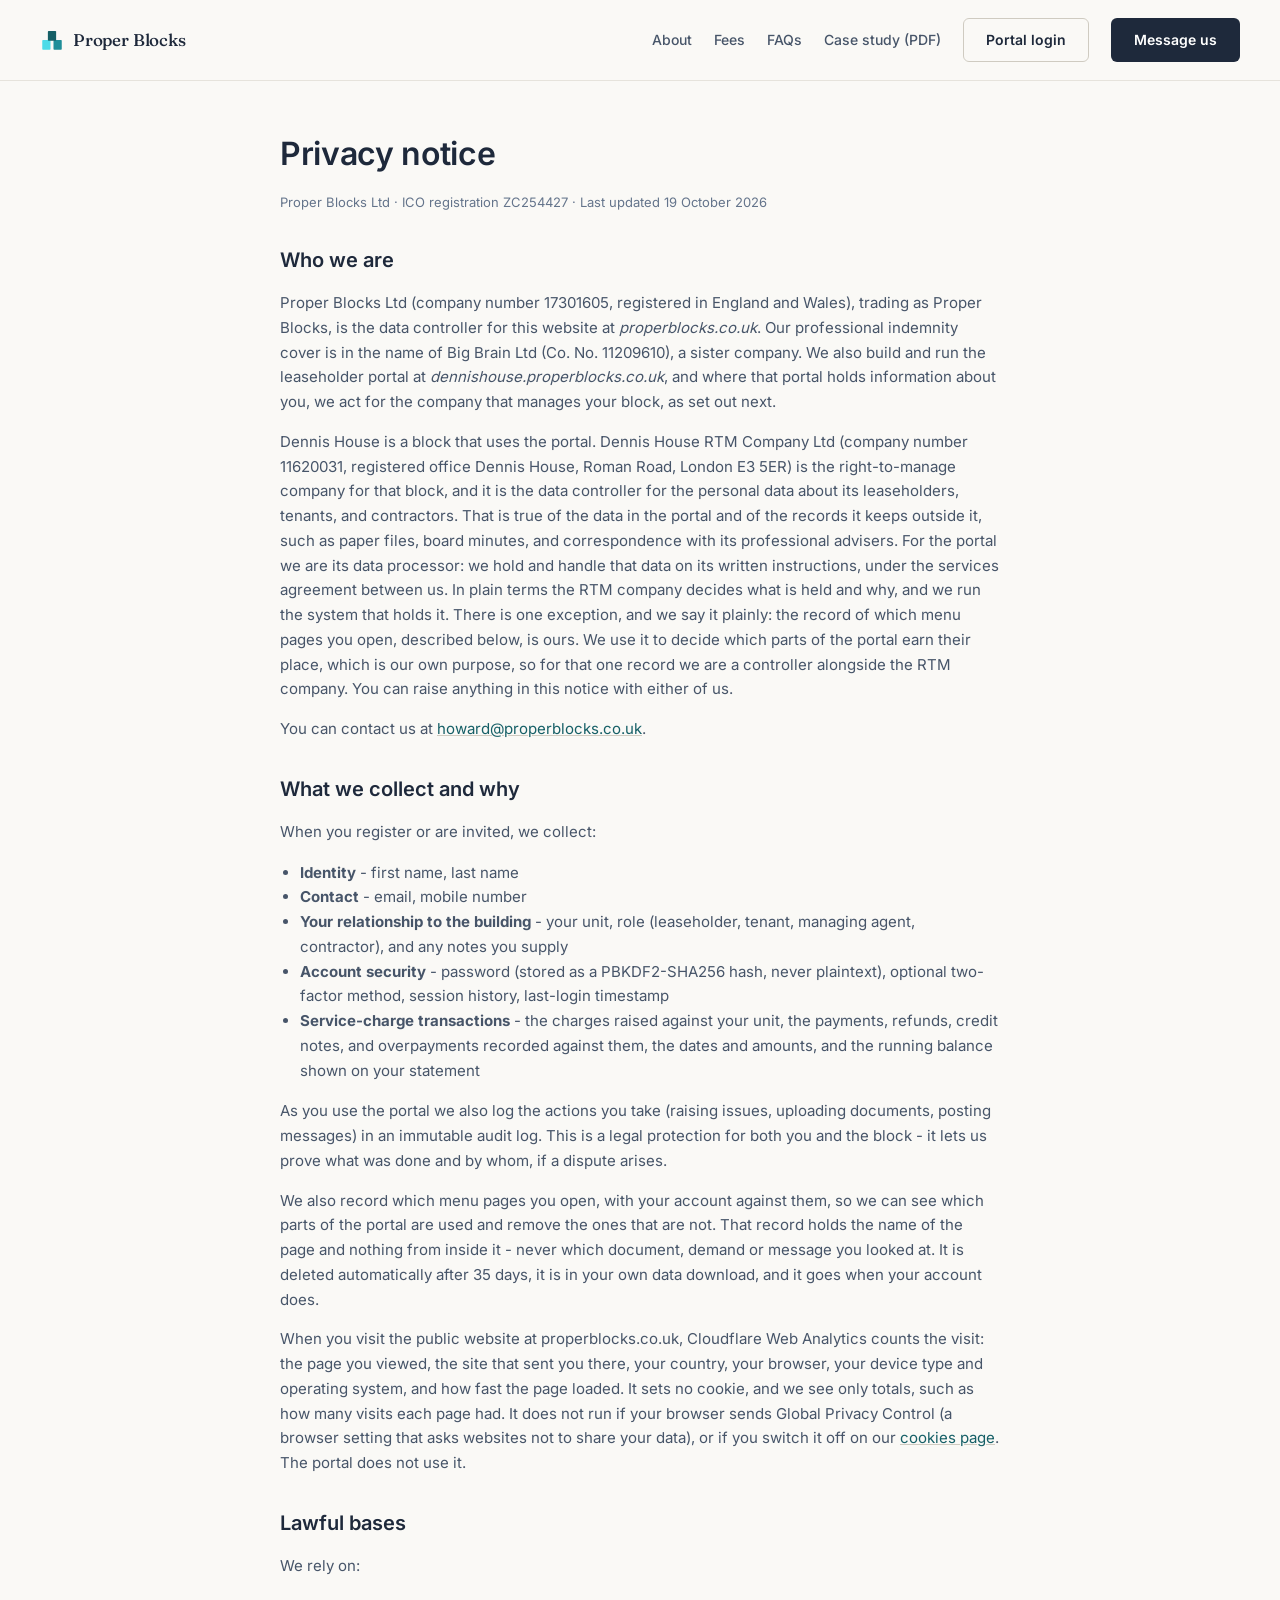
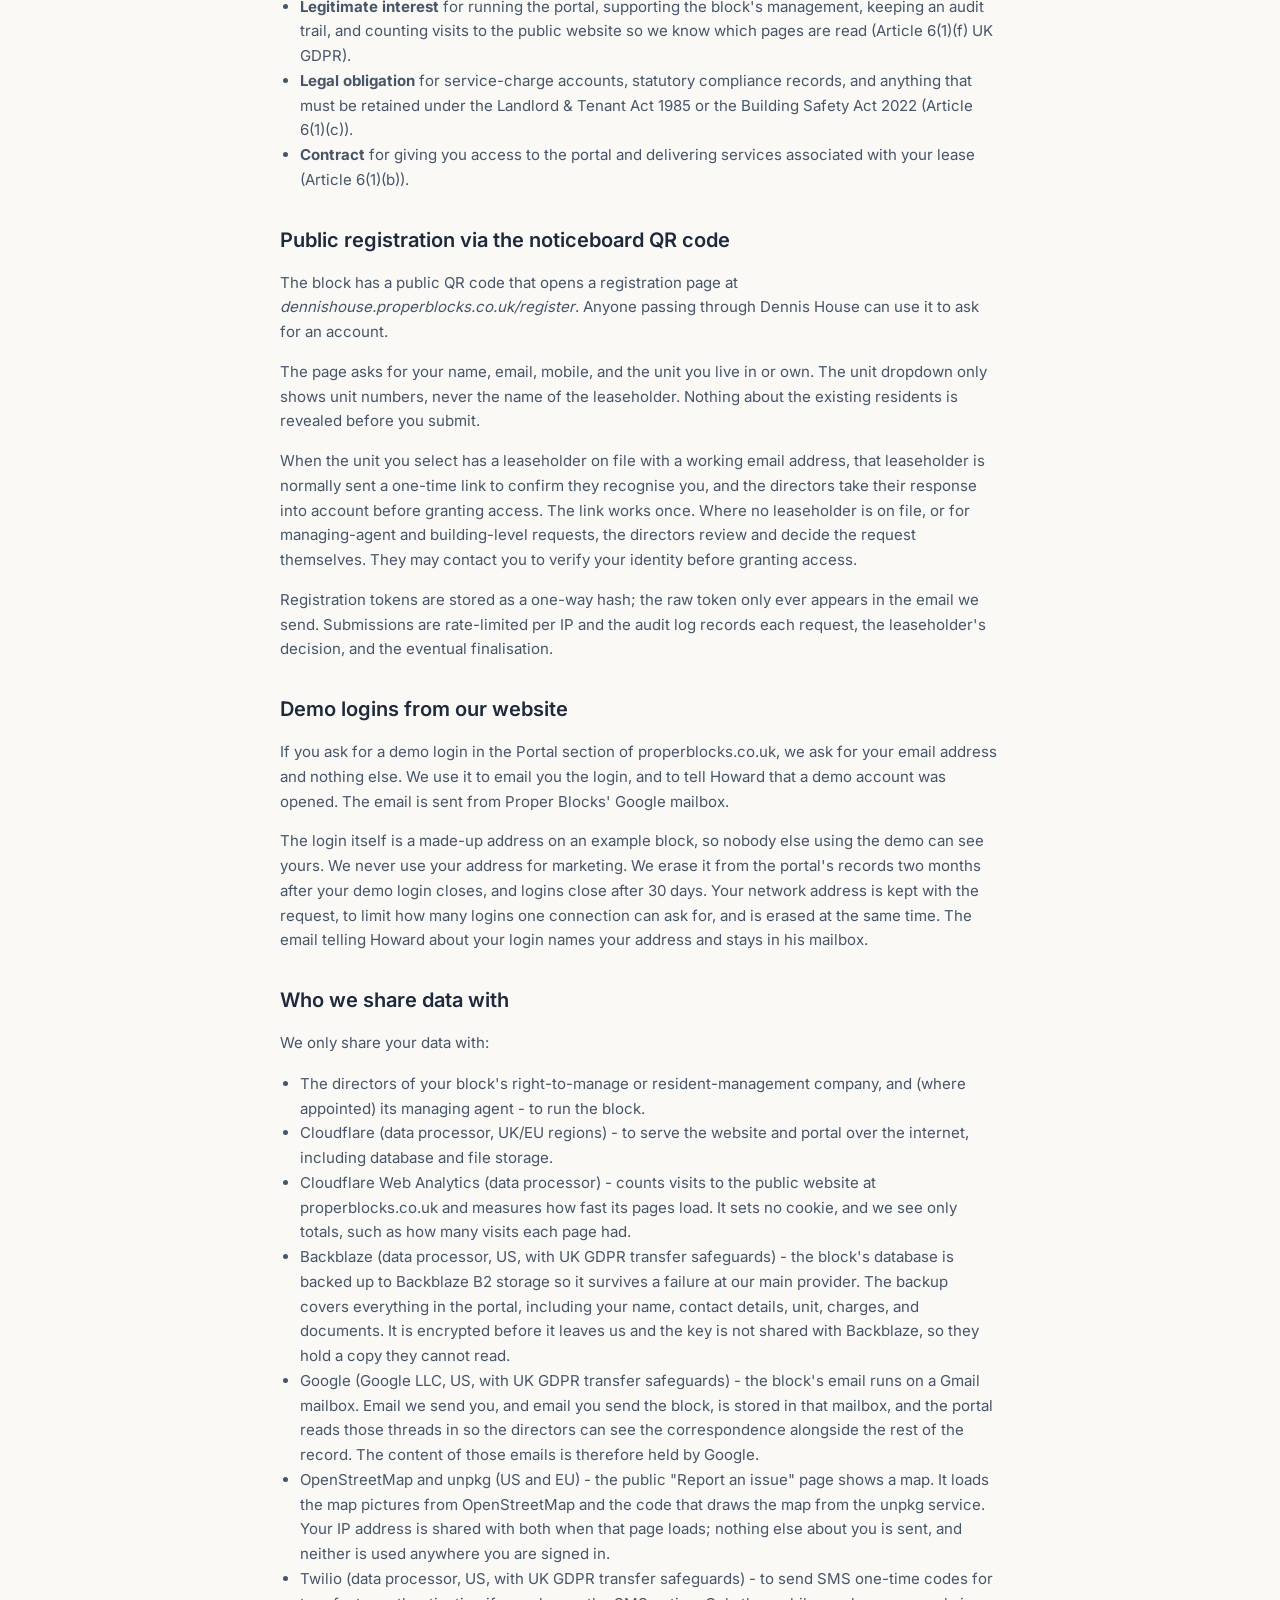
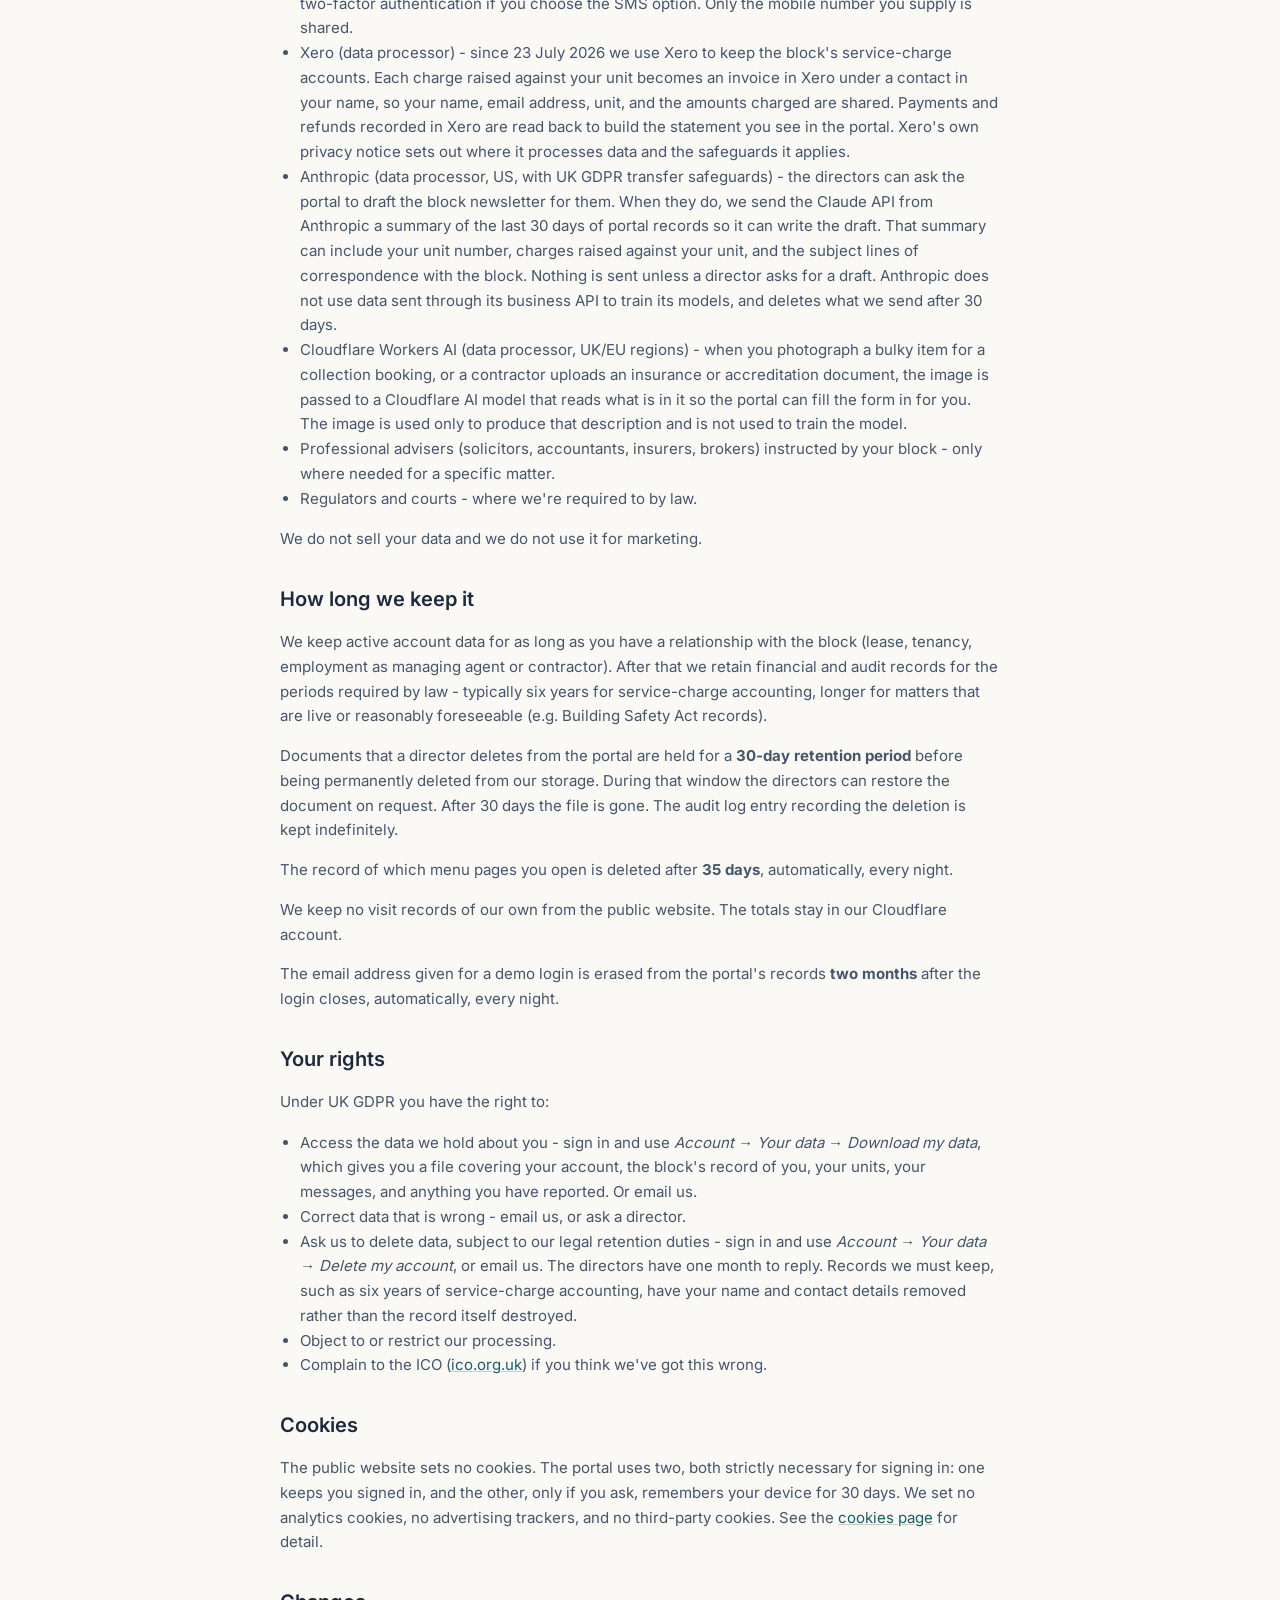
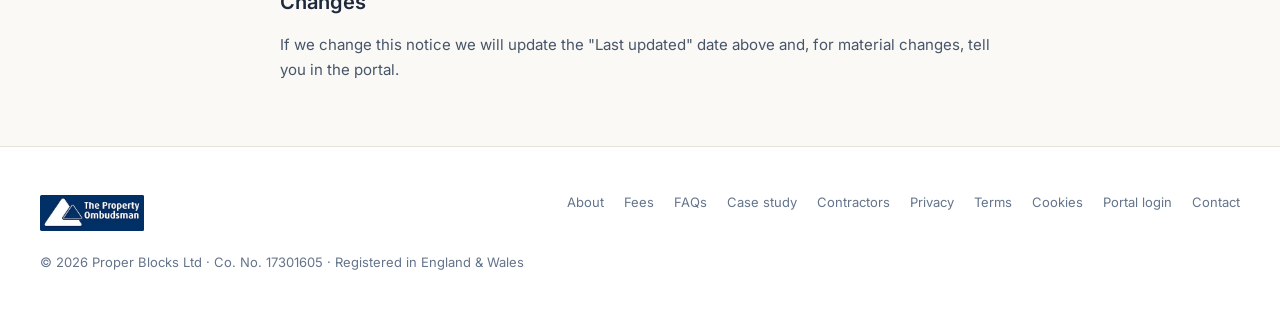
<file: privacy/index.html>
<!doctype html>
<html lang="en"><head>
<meta charset="utf-8"><meta name="viewport" content="width=device-width,initial-scale=1">
<title>Privacy notice - Proper Blocks</title>
<style>body{font-family:-apple-system,BlinkMacSystemFont,"SF Pro Text","Segoe UI",Inter,"Helvetica Neue",Arial,sans-serif;background:#FAF9F6;color:#1E293B;line-height:1.55;margin:0}.wrap{max-width:720px;margin:0 auto;padding:48px 24px}h1{font-size:32px;font-weight:600;letter-spacing:-0.01em;margin:0 0 8px;color:#1E293B}h2{font-size:20px;font-weight:600;margin:32px 0 8px;color:#1E293B}p,li{font-size:15px;color:#475569;line-height:1.65}ul{padding-left:20px}a{color:#155F66;text-decoration:underline;text-decoration-color:#CFCBC1}a:hover{text-decoration-color:#475569}.meta{color:#64748B;font-size:13px;margin-bottom:24px}.back{display:inline-block;margin-top:32px;color:#64748B;font-size:13px}footer{border-top:1px solid #E6E3DC;margin-top:48px;padding-top:16px;color:#94A3B8;font-size:12px;line-height:1.7}footer small{display:block;margin-top:4px;font-size:11px}/* chrome:build.js */
header{position:sticky;top:0;z-index:50;background:rgba(250,249,246,0.94);backdrop-filter:blur(12px);border-bottom:1px solid #E6E3DC}
header .inner{max-width:1200px;margin:0 auto;padding:18px 32px;display:flex;align-items:center;justify-content:space-between;gap:20px}
.mark{display:flex;align-items:center;gap:9px;text-decoration:none;color:#1E293B}
.mark-glyph{width:24px;height:24px;display:flex;align-items:center;justify-content:center}
.mark-glyph svg{width:100%;height:100%}
.mark-name{font-family:Fraunces,Georgia,serif;font-size:17px;font-weight:500;letter-spacing:-0.01em}
nav.head{display:flex;gap:22px;align-items:center;flex-wrap:wrap}
nav.head a:not(.btn){text-decoration:none;color:#475569;font-size:14px;font-weight:500}
nav.head a:not(.btn):hover,nav.head a:not(.btn)[aria-current]{color:#155F66}
nav.head .btn{display:inline-flex;align-items:center;box-sizing:border-box;min-height:44px;padding:11px 22px;border-radius:6px;font-size:14px;font-weight:600;line-height:1.2;text-decoration:none;border:1px solid transparent;cursor:pointer}
nav.head .btn-ghost{background:transparent;color:#1E293B;border-color:#CFCBC1}
nav.head .btn-ghost:hover{background:rgba(30,41,59,0.05)}
nav.head .btn-primary{background:#1E293B;color:#fff}
nav.head .btn-primary:hover{background:#103E43}
footer{padding:44px 32px;border-top:1px solid #E6E3DC;background:#FFFFFF;margin-top:0}
footer .inner{max-width:1200px;margin:0 auto;display:flex;justify-content:space-between;align-items:flex-start;flex-wrap:wrap;gap:20px}
footer .copy-block{max-width:560px}
footer .links{display:flex;gap:20px;flex-wrap:wrap}
footer .copy,footer a{font-size:13px;color:#64748B;text-decoration:none;line-height:1.7}
footer .copy-note{font-size:13px;color:#64748B;line-height:1.6;margin:2px 0 0;max-width:520px}
footer a:hover{color:#155F66}
footer .tpo{display:inline-block;line-height:0;margin:0 0 10px;padding:4px 0;border-radius:4px}
@media (min-width:1100px){footer .inner{flex-wrap:nowrap;gap:40px}footer .copy-block{flex:1 1 auto;min-width:0}footer .links{flex:0 0 auto;flex-wrap:nowrap}}
footer .tpo img{display:block;height:36px;width:auto}
footer .tpo:hover{opacity:0.88}
footer .tpo:focus-visible{outline:2px solid #155F66;outline-offset:3px}
nav.head .btn,.mark-name{white-space:nowrap}
@media (max-width:900px){nav.head{gap:14px}nav.head a:not(.btn){display:none}}
@media (max-width:760px){header .inner{padding:14px 18px}footer{padding:32px 18px}}
@media (max-width:520px){header .inner{padding:14px 20px}nav.head a:not(.btn),nav.head .btn-ghost{display:none}nav.head .btn{min-height:44px;padding:11px 16px;font-size:14px}}
/* /chrome */</style>
<link rel="stylesheet" href="/fonts/fonts-1.css">
</head><body><header>
<div class="inner">
<a href="/" class="mark">
<span class="mark-glyph">
<svg viewBox="0 0 32 32"><rect x="3" y="16" width="11" height="13" rx="1" fill="#4DDBE8"/><rect x="18" y="16" width="11" height="13" rx="1" fill="#1F8E99"/><rect x="10.5" y="4" width="11" height="13" rx="1" fill="#155F66"/></svg>
</span>
<span class="mark-name">Proper Blocks</span>
</a>
<nav class="head">
<a href="/block-manager-london/">About</a>
<a href="/fees/">Fees</a>
<a href="/FAQs/">FAQs</a>
<a href="/case-study.pdf">Case study (PDF)</a>
<a href="https://dennishouse.properblocks.co.uk" class="btn btn-ghost">Portal login</a>
<a href="/#message" class="btn btn-primary">Message us</a>
</nav>
</div>
</header>
<div class="wrap">
<h1>Privacy notice</h1>
<p class="meta">Proper Blocks Ltd · ICO registration ZC254427 · Last updated 19 October 2026</p>

<h2>Who we are</h2>
<p>Proper Blocks Ltd (company number 17301605, registered in England and Wales), trading as Proper Blocks, is the data controller for this website at <em>properblocks.co.uk</em>. Our professional indemnity cover is in the name of Big Brain Ltd (Co. No. 11209610), a sister company. We also build and run the leaseholder portal at <em>dennishouse.properblocks.co.uk</em>, and where that portal holds information about you, we act for the company that manages your block, as set out next.</p>
<p>Dennis House is a block that uses the portal. Dennis House RTM Company Ltd (company number 11620031, registered office Dennis House, Roman Road, London E3 5ER) is the right-to-manage company for that block, and it is the data controller for the personal data about its leaseholders, tenants, and contractors. That is true of the data in the portal and of the records it keeps outside it, such as paper files, board minutes, and correspondence with its professional advisers. For the portal we are its data processor: we hold and handle that data on its written instructions, under the services agreement between us. In plain terms the RTM company decides what is held and why, and we run the system that holds it. There is one exception, and we say it plainly: the record of which menu pages you open, described below, is ours. We use it to decide which parts of the portal earn their place, which is our own purpose, so for that one record we are a controller alongside the RTM company. You can raise anything in this notice with either of us.</p>
<p>You can contact us at <a href="mailto:howard@properblocks.co.uk">howard@properblocks.co.uk</a>.</p>

<h2>What we collect and why</h2>
<p>When you register or are invited, we collect:</p>
<ul>
  <li><strong>Identity</strong> - first name, last name</li>
  <li><strong>Contact</strong> - email, mobile number</li>
  <li><strong>Your relationship to the building</strong> - your unit, role (leaseholder, tenant, managing agent, contractor), and any notes you supply</li>
  <li><strong>Account security</strong> - password (stored as a PBKDF2-SHA256 hash, never plaintext), optional two-factor method, session history, last-login timestamp</li>
  <li><strong>Service-charge transactions</strong> - the charges raised against your unit, the payments, refunds, credit notes, and overpayments recorded against them, the dates and amounts, and the running balance shown on your statement</li>
</ul>
<p>As you use the portal we also log the actions you take (raising issues, uploading documents, posting messages) in an immutable audit log. This is a legal protection for both you and the block - it lets us prove what was done and by whom, if a dispute arises.</p>
<p>We also record which menu pages you open, with your account against them, so we can see which parts of the portal are used and remove the ones that are not. That record holds the name of the page and nothing from inside it - never which document, demand or message you looked at. It is deleted automatically after 35 days, it is in your own data download, and it goes when your account does.</p>
<p>When you visit the public website at properblocks.co.uk, Cloudflare Web Analytics counts the visit: the page you viewed, the site that sent you there, your country, your browser, your device type and operating system, and how fast the page loaded. It sets no cookie, and we see only totals, such as how many visits each page had. It does not run if your browser sends Global Privacy Control (a browser setting that asks websites not to share your data), or if you switch it off on our <a href="/cookies/#visit-counting">cookies page</a>. The portal does not use it.</p>

<h2>Lawful bases</h2>
<p>We rely on:</p>
<ul>
  <li><strong>Legitimate interest</strong> for running the portal, supporting the block's management, keeping an audit trail, and counting visits to the public website so we know which pages are read (Article 6(1)(f) UK GDPR).</li>
  <li><strong>Legal obligation</strong> for service-charge accounts, statutory compliance records, and anything that must be retained under the Landlord &amp; Tenant Act 1985 or the Building Safety Act 2022 (Article 6(1)(c)).</li>
  <li><strong>Contract</strong> for giving you access to the portal and delivering services associated with your lease (Article 6(1)(b)).</li>
</ul>

<h2>Public registration via the noticeboard QR code</h2>
<p>The block has a public QR code that opens a registration page at <em>dennishouse.properblocks.co.uk/register</em>. Anyone passing through Dennis House can use it to ask for an account.</p>
<p>The page asks for your name, email, mobile, and the unit you live in or own. The unit dropdown only shows unit numbers, never the name of the leaseholder. Nothing about the existing residents is revealed before you submit.</p>
<p>When the unit you select has a leaseholder on file with a working email address, that leaseholder is normally sent a one-time link to confirm they recognise you, and the directors take their response into account before granting access. The link works once. Where no leaseholder is on file, or for managing-agent and building-level requests, the directors review and decide the request themselves. They may contact you to verify your identity before granting access.</p>
<p>Registration tokens are stored as a one-way hash; the raw token only ever appears in the email we send. Submissions are rate-limited per IP and the audit log records each request, the leaseholder's decision, and the eventual finalisation.</p>

<h2>Demo logins from our website</h2>
<p>If you ask for a demo login in the Portal section of properblocks.co.uk, we ask for your email address and nothing else. We use it to email you the login, and to tell Howard that a demo account was opened. The email is sent from Proper Blocks' Google mailbox.</p>
<p>The login itself is a made-up address on an example block, so nobody else using the demo can see yours. We never use your address for marketing. We erase it from the portal's records two months after your demo login closes, and logins close after 30 days. Your network address is kept with the request, to limit how many logins one connection can ask for, and is erased at the same time. The email telling Howard about your login names your address and stays in his mailbox.</p>

<h2>Who we share data with</h2>
<p>We only share your data with:</p>
<ul>
  <li>The directors of your block's right-to-manage or resident-management company, and (where appointed) its managing agent - to run the block.</li>
  <li>Cloudflare (data processor, UK/EU regions) - to serve the website and portal over the internet, including database and file storage.</li>
  <li>Cloudflare Web Analytics (data processor) - counts visits to the public website at properblocks.co.uk and measures how fast its pages load. It sets no cookie, and we see only totals, such as how many visits each page had.</li>
  <li>Backblaze (data processor, US, with UK GDPR transfer safeguards) - the block's database is backed up to Backblaze B2 storage so it survives a failure at our main provider. The backup covers everything in the portal, including your name, contact details, unit, charges, and documents. It is encrypted before it leaves us and the key is not shared with Backblaze, so they hold a copy they cannot read.</li>
  <li>Google (Google LLC, US, with UK GDPR transfer safeguards) - the block's email runs on a Gmail mailbox. Email we send you, and email you send the block, is stored in that mailbox, and the portal reads those threads in so the directors can see the correspondence alongside the rest of the record. The content of those emails is therefore held by Google.</li>
  <li>OpenStreetMap and unpkg (US and EU) - the public "Report an issue" page shows a map. It loads the map pictures from OpenStreetMap and the code that draws the map from the unpkg service. Your IP address is shared with both when that page loads; nothing else about you is sent, and neither is used anywhere you are signed in.</li>
  <li>Twilio (data processor, US, with UK GDPR transfer safeguards) - to send SMS one-time codes for two-factor authentication if you choose the SMS option. Only the mobile number you supply is shared.</li>
  <li>Xero (data processor) - since 23 July 2026 we use Xero to keep the block's service-charge accounts. Each charge raised against your unit becomes an invoice in Xero under a contact in your name, so your name, email address, unit, and the amounts charged are shared. Payments and refunds recorded in Xero are read back to build the statement you see in the portal. Xero's own privacy notice sets out where it processes data and the safeguards it applies.</li>
  <li>Anthropic (data processor, US, with UK GDPR transfer safeguards) - the directors can ask the portal to draft the block newsletter for them. When they do, we send the Claude API from Anthropic a summary of the last 30 days of portal records so it can write the draft. That summary can include your unit number, charges raised against your unit, and the subject lines of correspondence with the block. Nothing is sent unless a director asks for a draft. Anthropic does not use data sent through its business API to train its models, and deletes what we send after 30 days.</li>
  <li>Cloudflare Workers AI (data processor, UK/EU regions) - when you photograph a bulky item for a collection booking, or a contractor uploads an insurance or accreditation document, the image is passed to a Cloudflare AI model that reads what is in it so the portal can fill the form in for you. The image is used only to produce that description and is not used to train the model.</li>
  <li>Professional advisers (solicitors, accountants, insurers, brokers) instructed by your block - only where needed for a specific matter.</li>
  <li>Regulators and courts - where we're required to by law.</li>
</ul>
<p>We do not sell your data and we do not use it for marketing.</p>

<h2>How long we keep it</h2>
<p>We keep active account data for as long as you have a relationship with the block (lease, tenancy, employment as managing agent or contractor). After that we retain financial and audit records for the periods required by law - typically six years for service-charge accounting, longer for matters that are live or reasonably foreseeable (e.g. Building Safety Act records).</p>
<p>Documents that a director deletes from the portal are held for a <strong>30-day retention period</strong> before being permanently deleted from our storage. During that window the directors can restore the document on request. After 30 days the file is gone. The audit log entry recording the deletion is kept indefinitely.</p>
<p>The record of which menu pages you open is deleted after <strong>35 days</strong>, automatically, every night.</p>
<p>We keep no visit records of our own from the public website. The totals stay in our Cloudflare account.</p>
<p>The email address given for a demo login is erased from the portal's records <strong>two months</strong> after the login closes, automatically, every night.</p>

<h2>Your rights</h2>
<p>Under UK GDPR you have the right to:</p>
<ul>
  <li>Access the data we hold about you - sign in and use <em>Account &rarr; Your data &rarr; Download my data</em>, which gives you a file covering your account, the block's record of you, your units, your messages, and anything you have reported. Or email us.</li>
  <li>Correct data that is wrong - email us, or ask a director.</li>
  <li>Ask us to delete data, subject to our legal retention duties - sign in and use <em>Account &rarr; Your data &rarr; Delete my account</em>, or email us. The directors have one month to reply. Records we must keep, such as six years of service-charge accounting, have your name and contact details removed rather than the record itself destroyed.</li>
  <li>Object to or restrict our processing.</li>
  <li>Complain to the ICO (<a href="https://ico.org.uk">ico.org.uk</a>) if you think we've got this wrong.</li>
</ul>

<h2>Cookies</h2>
<p>The public website sets no cookies. The portal uses two, both strictly necessary for signing in: one keeps you signed in, and the other, only if you ask, remembers your device for 30 days. We set no analytics cookies, no advertising trackers, and no third-party cookies. See the <a href="/cookies">cookies page</a> for detail.</p>

<h2>Changes</h2>
<p>If we change this notice we will update the "Last updated" date above and, for material changes, tell you in the portal.</p>



</div>
<footer>
<div class="inner">
<div class="copy-block">
<a class="tpo" href="https://www.tpos.co.uk/business-search/proper-blocks/" target="_blank" rel="noopener noreferrer" aria-label="The Property Ombudsman, membership T14754: our entry on their public member register, opens in a new tab"><img src="/img/the-property-ombudsman.webp" alt="The Property Ombudsman" width="103" height="36"></a>
<div class="copy">&copy; 2026 Proper Blocks Ltd &middot; Co. No. 17301605 &middot; Registered in England &amp; Wales</div>
</div>
<div class="links">
<a href="/block-manager-london/">About</a>
<a href="/fees/">Fees</a>
<a href="/FAQs/">FAQs</a>
<a href="/case-study.pdf">Case study</a>
<a href="/contractor/">Contractors</a>
<a href="/privacy/">Privacy</a>
<a href="/terms/">Terms</a>
<a href="/cookies/">Cookies</a>
<a href="https://dennishouse.properblocks.co.uk">Portal login</a>
<a href="mailto:howard@properblocks.co.uk">Contact</a>
</div>
</div>
</footer>
<!-- Cloudflare Web Analytics --><script defer src="/count.js"></script><!-- End Cloudflare Web Analytics -->
</body></html>
</file>
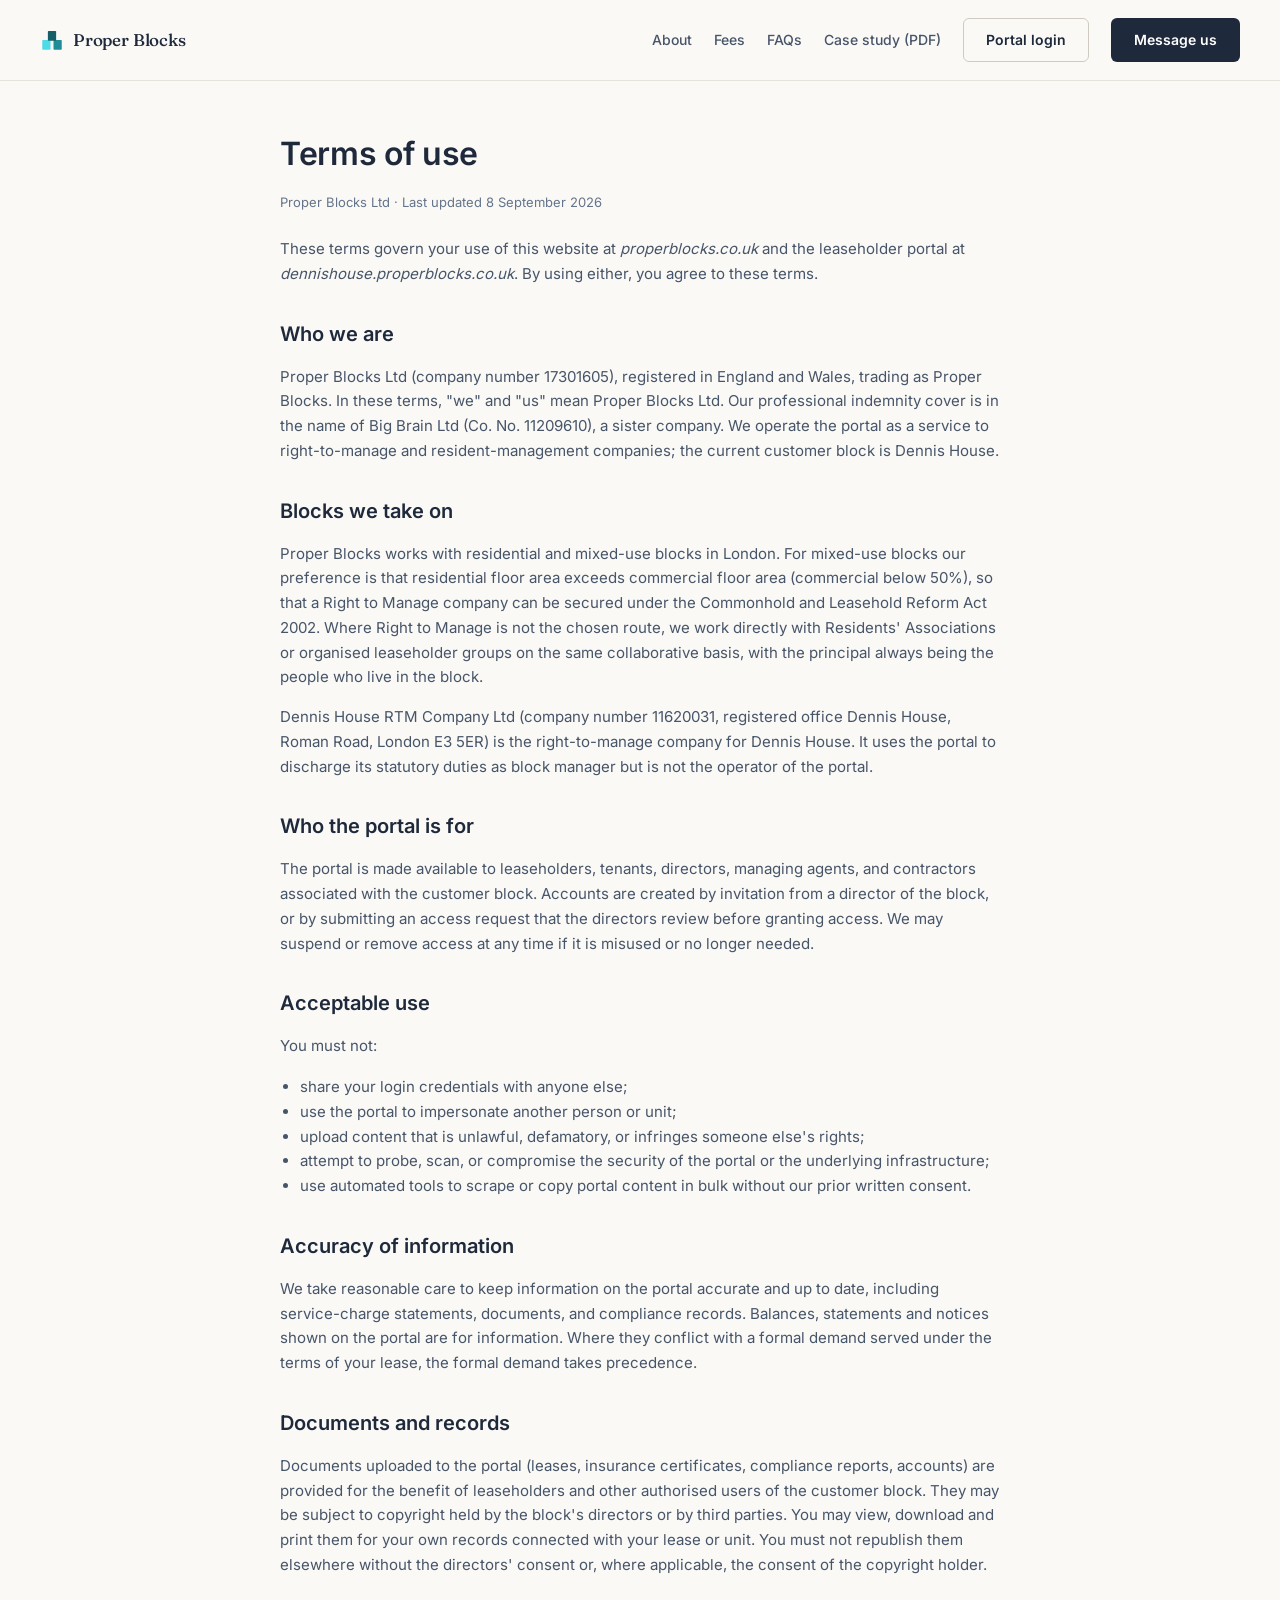
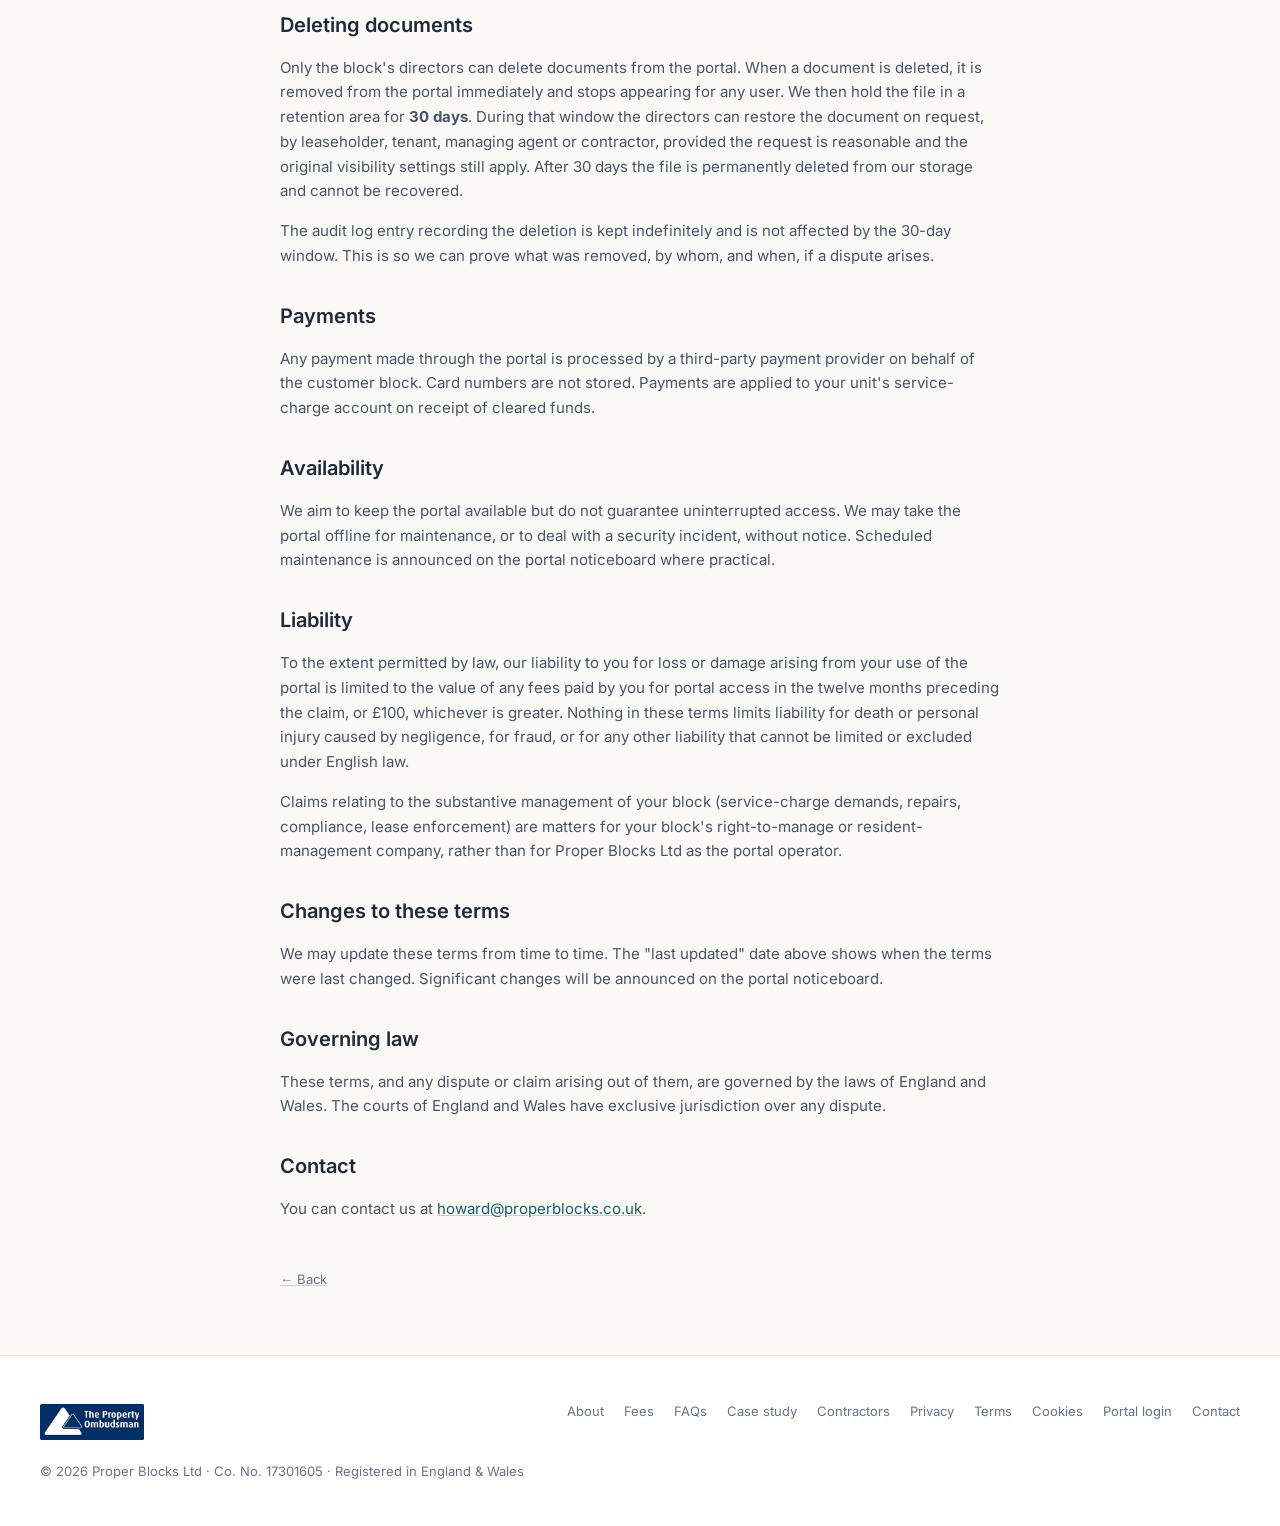
<file: terms/index.html>
<!DOCTYPE html>
<html lang="en"><head><meta charset="UTF-8" /><meta name="viewport" content="width=device-width, initial-scale=1.0" /><title>Terms of use - Proper Blocks</title><style>body{font-family:-apple-system,BlinkMacSystemFont,"SF Pro Text","Segoe UI",Inter,"Helvetica Neue",Arial,sans-serif;background:#FAF9F6;color:#1E293B;line-height:1.55;margin:0}.wrap{max-width:720px;margin:0 auto;padding:48px 24px}h1{font-size:32px;font-weight:600;letter-spacing:-0.01em;margin:0 0 8px;color:#1E293B}h2{font-size:20px;font-weight:600;margin:32px 0 8px;color:#1E293B}p,li{font-size:15px;color:#475569;line-height:1.65}ul{padding-left:20px}a{color:#155F66;text-decoration:underline;text-decoration-color:#CFCBC1}a:hover{text-decoration-color:#475569}.meta{color:#64748B;font-size:13px;margin-bottom:24px}.back{display:inline-block;margin-top:32px;color:#64748B;font-size:13px}footer{border-top:1px solid #E6E3DC;margin-top:48px;padding-top:16px;color:#94A3B8;font-size:12px;line-height:1.7}footer small{display:block;margin-top:4px;font-size:11px}/* chrome:build.js */
header{position:sticky;top:0;z-index:50;background:rgba(250,249,246,0.94);backdrop-filter:blur(12px);border-bottom:1px solid #E6E3DC}
header .inner{max-width:1200px;margin:0 auto;padding:18px 32px;display:flex;align-items:center;justify-content:space-between;gap:20px}
.mark{display:flex;align-items:center;gap:9px;text-decoration:none;color:#1E293B}
.mark-glyph{width:24px;height:24px;display:flex;align-items:center;justify-content:center}
.mark-glyph svg{width:100%;height:100%}
.mark-name{font-family:Fraunces,Georgia,serif;font-size:17px;font-weight:500;letter-spacing:-0.01em}
nav.head{display:flex;gap:22px;align-items:center;flex-wrap:wrap}
nav.head a:not(.btn){text-decoration:none;color:#475569;font-size:14px;font-weight:500}
nav.head a:not(.btn):hover,nav.head a:not(.btn)[aria-current]{color:#155F66}
nav.head .btn{display:inline-flex;align-items:center;box-sizing:border-box;min-height:44px;padding:11px 22px;border-radius:6px;font-size:14px;font-weight:600;line-height:1.2;text-decoration:none;border:1px solid transparent;cursor:pointer}
nav.head .btn-ghost{background:transparent;color:#1E293B;border-color:#CFCBC1}
nav.head .btn-ghost:hover{background:rgba(30,41,59,0.05)}
nav.head .btn-primary{background:#1E293B;color:#fff}
nav.head .btn-primary:hover{background:#103E43}
footer{padding:44px 32px;border-top:1px solid #E6E3DC;background:#FFFFFF;margin-top:0}
footer .inner{max-width:1200px;margin:0 auto;display:flex;justify-content:space-between;align-items:flex-start;flex-wrap:wrap;gap:20px}
footer .copy-block{max-width:560px}
footer .links{display:flex;gap:20px;flex-wrap:wrap}
footer .copy,footer a{font-size:13px;color:#64748B;text-decoration:none;line-height:1.7}
footer .copy-note{font-size:13px;color:#64748B;line-height:1.6;margin:2px 0 0;max-width:520px}
footer a:hover{color:#155F66}
footer .tpo{display:inline-block;line-height:0;margin:0 0 10px;padding:4px 0;border-radius:4px}
@media (min-width:1100px){footer .inner{flex-wrap:nowrap;gap:40px}footer .copy-block{flex:1 1 auto;min-width:0}footer .links{flex:0 0 auto;flex-wrap:nowrap}}
footer .tpo img{display:block;height:36px;width:auto}
footer .tpo:hover{opacity:0.88}
footer .tpo:focus-visible{outline:2px solid #155F66;outline-offset:3px}
nav.head .btn,.mark-name{white-space:nowrap}
@media (max-width:900px){nav.head{gap:14px}nav.head a:not(.btn){display:none}}
@media (max-width:760px){header .inner{padding:14px 18px}footer{padding:32px 18px}}
@media (max-width:520px){header .inner{padding:14px 20px}nav.head a:not(.btn),nav.head .btn-ghost{display:none}nav.head .btn{min-height:44px;padding:11px 16px;font-size:14px}}
/* /chrome */</style><link rel="stylesheet" href="/fonts/fonts-1.css">
</head>
<body><header>
<div class="inner">
<a href="/" class="mark">
<span class="mark-glyph">
<svg viewBox="0 0 32 32"><rect x="3" y="16" width="11" height="13" rx="1" fill="#4DDBE8"/><rect x="18" y="16" width="11" height="13" rx="1" fill="#1F8E99"/><rect x="10.5" y="4" width="11" height="13" rx="1" fill="#155F66"/></svg>
</span>
<span class="mark-name">Proper Blocks</span>
</a>
<nav class="head">
<a href="/block-manager-london/">About</a>
<a href="/fees/">Fees</a>
<a href="/FAQs/">FAQs</a>
<a href="/case-study.pdf">Case study (PDF)</a>
<a href="https://dennishouse.properblocks.co.uk" class="btn btn-ghost">Portal login</a>
<a href="/#message" class="btn btn-primary">Message us</a>
</nav>
</div>
</header>
<div class="wrap">
<h1>Terms of use</h1>
<p class="meta">Proper Blocks Ltd · Last updated 8 September 2026</p>

<p>These terms govern your use of this website at <em>properblocks.co.uk</em> and the leaseholder portal at <em>dennishouse.properblocks.co.uk</em>. By using either, you agree to these terms.</p>

<h2>Who we are</h2>
<p>Proper Blocks Ltd (company number 17301605), registered in England and Wales, trading as Proper Blocks. In these terms, "we" and "us" mean Proper Blocks Ltd. Our professional indemnity cover is in the name of Big Brain Ltd (Co. No. 11209610), a sister company. We operate the portal as a service to right-to-manage and resident-management companies; the current customer block is Dennis House.</p>

<h2>Blocks we take on</h2>
<p>Proper Blocks works with residential and mixed-use blocks in London. For mixed-use blocks our preference is that residential floor area exceeds commercial floor area (commercial below 50%), so that a Right to Manage company can be secured under the Commonhold and Leasehold Reform Act 2002. Where Right to Manage is not the chosen route, we work directly with Residents' Associations or organised leaseholder groups on the same collaborative basis, with the principal always being the people who live in the block.</p>
<p>Dennis House RTM Company Ltd (company number 11620031, registered office Dennis House, Roman Road, London E3 5ER) is the right-to-manage company for Dennis House. It uses the portal to discharge its statutory duties as block manager but is not the operator of the portal.</p>

<h2>Who the portal is for</h2>
<p>The portal is made available to leaseholders, tenants, directors, managing agents, and contractors associated with the customer block. Accounts are created by invitation from a director of the block, or by submitting an access request that the directors review before granting access. We may suspend or remove access at any time if it is misused or no longer needed.</p>

<h2>Acceptable use</h2>
<p>You must not:</p>
<ul>
  <li>share your login credentials with anyone else;</li>
  <li>use the portal to impersonate another person or unit;</li>
  <li>upload content that is unlawful, defamatory, or infringes someone else's rights;</li>
  <li>attempt to probe, scan, or compromise the security of the portal or the underlying infrastructure;</li>
  <li>use automated tools to scrape or copy portal content in bulk without our prior written consent.</li>
</ul>

<h2>Accuracy of information</h2>
<p>We take reasonable care to keep information on the portal accurate and up to date, including service-charge statements, documents, and compliance records. Balances, statements and notices shown on the portal are for information. Where they conflict with a formal demand served under the terms of your lease, the formal demand takes precedence.</p>

<h2>Documents and records</h2>
<p>Documents uploaded to the portal (leases, insurance certificates, compliance reports, accounts) are provided for the benefit of leaseholders and other authorised users of the customer block. They may be subject to copyright held by the block's directors or by third parties. You may view, download and print them for your own records connected with your lease or unit. You must not republish them elsewhere without the directors' consent or, where applicable, the consent of the copyright holder.</p>

<h2>Deleting documents</h2>
<p>Only the block's directors can delete documents from the portal. When a document is deleted, it is removed from the portal immediately and stops appearing for any user. We then hold the file in a retention area for <strong>30 days</strong>. During that window the directors can restore the document on request, by leaseholder, tenant, managing agent or contractor, provided the request is reasonable and the original visibility settings still apply. After 30 days the file is permanently deleted from our storage and cannot be recovered.</p>
<p>The audit log entry recording the deletion is kept indefinitely and is not affected by the 30-day window. This is so we can prove what was removed, by whom, and when, if a dispute arises.</p>

<h2>Payments</h2>
<p>Any payment made through the portal is processed by a third-party payment provider on behalf of the customer block. Card numbers are not stored. Payments are applied to your unit's service-charge account on receipt of cleared funds.</p>

<h2>Availability</h2>
<p>We aim to keep the portal available but do not guarantee uninterrupted access. We may take the portal offline for maintenance, or to deal with a security incident, without notice. Scheduled maintenance is announced on the portal noticeboard where practical.</p>

<h2>Liability</h2>
<p>To the extent permitted by law, our liability to you for loss or damage arising from your use of the portal is limited to the value of any fees paid by you for portal access in the twelve months preceding the claim, or £100, whichever is greater. Nothing in these terms limits liability for death or personal injury caused by negligence, for fraud, or for any other liability that cannot be limited or excluded under English law.</p>
<p>Claims relating to the substantive management of your block (service-charge demands, repairs, compliance, lease enforcement) are matters for your block's right-to-manage or resident-management company, rather than for Proper Blocks Ltd as the portal operator.</p>

<h2>Changes to these terms</h2>
<p>We may update these terms from time to time. The "last updated" date above shows when the terms were last changed. Significant changes will be announced on the portal noticeboard.</p>

<h2>Governing law</h2>
<p>These terms, and any dispute or claim arising out of them, are governed by the laws of England and Wales. The courts of England and Wales have exclusive jurisdiction over any dispute.</p>

<h2>Contact</h2>
<p>You can contact us at <a href="mailto:howard@properblocks.co.uk">howard@properblocks.co.uk</a>.</p>

<p><a class="back" href="/">&larr; Back</a></p>

</div>
<footer>
<div class="inner">
<div class="copy-block">
<a class="tpo" href="https://www.tpos.co.uk/business-search/proper-blocks/" target="_blank" rel="noopener noreferrer" aria-label="The Property Ombudsman, membership T14754: our entry on their public member register, opens in a new tab"><img src="/img/the-property-ombudsman.webp" alt="The Property Ombudsman" width="103" height="36"></a>
<div class="copy">&copy; 2026 Proper Blocks Ltd &middot; Co. No. 17301605 &middot; Registered in England &amp; Wales</div>
</div>
<div class="links">
<a href="/block-manager-london/">About</a>
<a href="/fees/">Fees</a>
<a href="/FAQs/">FAQs</a>
<a href="/case-study.pdf">Case study</a>
<a href="/contractor/">Contractors</a>
<a href="/privacy/">Privacy</a>
<a href="/terms/">Terms</a>
<a href="/cookies/">Cookies</a>
<a href="https://dennishouse.properblocks.co.uk">Portal login</a>
<a href="mailto:howard@properblocks.co.uk">Contact</a>
</div>
</div>
</footer>
<!-- Cloudflare Web Analytics --><script defer src="/count.js"></script><!-- End Cloudflare Web Analytics -->
</body></html>
</file>
<file: fonts/fonts-1.css>
/* Self-hosted latin subsets of Inter and Fraunces, taken from Google Fonts on
   13 Aug 2026. Reason: the two Google-hosted requests were render-blocking, and
   real visitors saw a largest paint of 2,624ms at the 75th percentile against a
   2,500ms bar, while the lab score claimed 1.0s. Serving them from our own
   origin removes two DNS and TLS handshakes before any text paints, and stops
   visitor IP addresses reaching a third party.
   Both files are the variable font, so one face per family covers every weight. */
@font-face {
  font-family: 'Fraunces';
  font-style: normal;
  font-weight: 100 900;
  font-display: swap;
  src: url(fraunces-var.woff2) format('woff2');
  unicode-range: U+0000-00FF, U+0131, U+0152-0153, U+02BB-02BC, U+02C6, U+02DA, U+02DC, U+0304, U+0308, U+0329, U+2000-206F, U+20AC, U+2122, U+2191, U+2193, U+2212, U+2215, U+FEFF, U+FFFD;
}
@font-face {
  font-family: 'Inter';
  font-style: normal;
  font-weight: 100 900;
  font-display: swap;
  src: url(inter-var.woff2) format('woff2');
  unicode-range: U+0000-00FF, U+0131, U+0152-0153, U+02BB-02BC, U+02C6, U+02DA, U+02DC, U+0304, U+0308, U+0329, U+2000-206F, U+20AC, U+2122, U+2191, U+2193, U+2212, U+2215, U+FEFF, U+FFFD;
}
</file>
